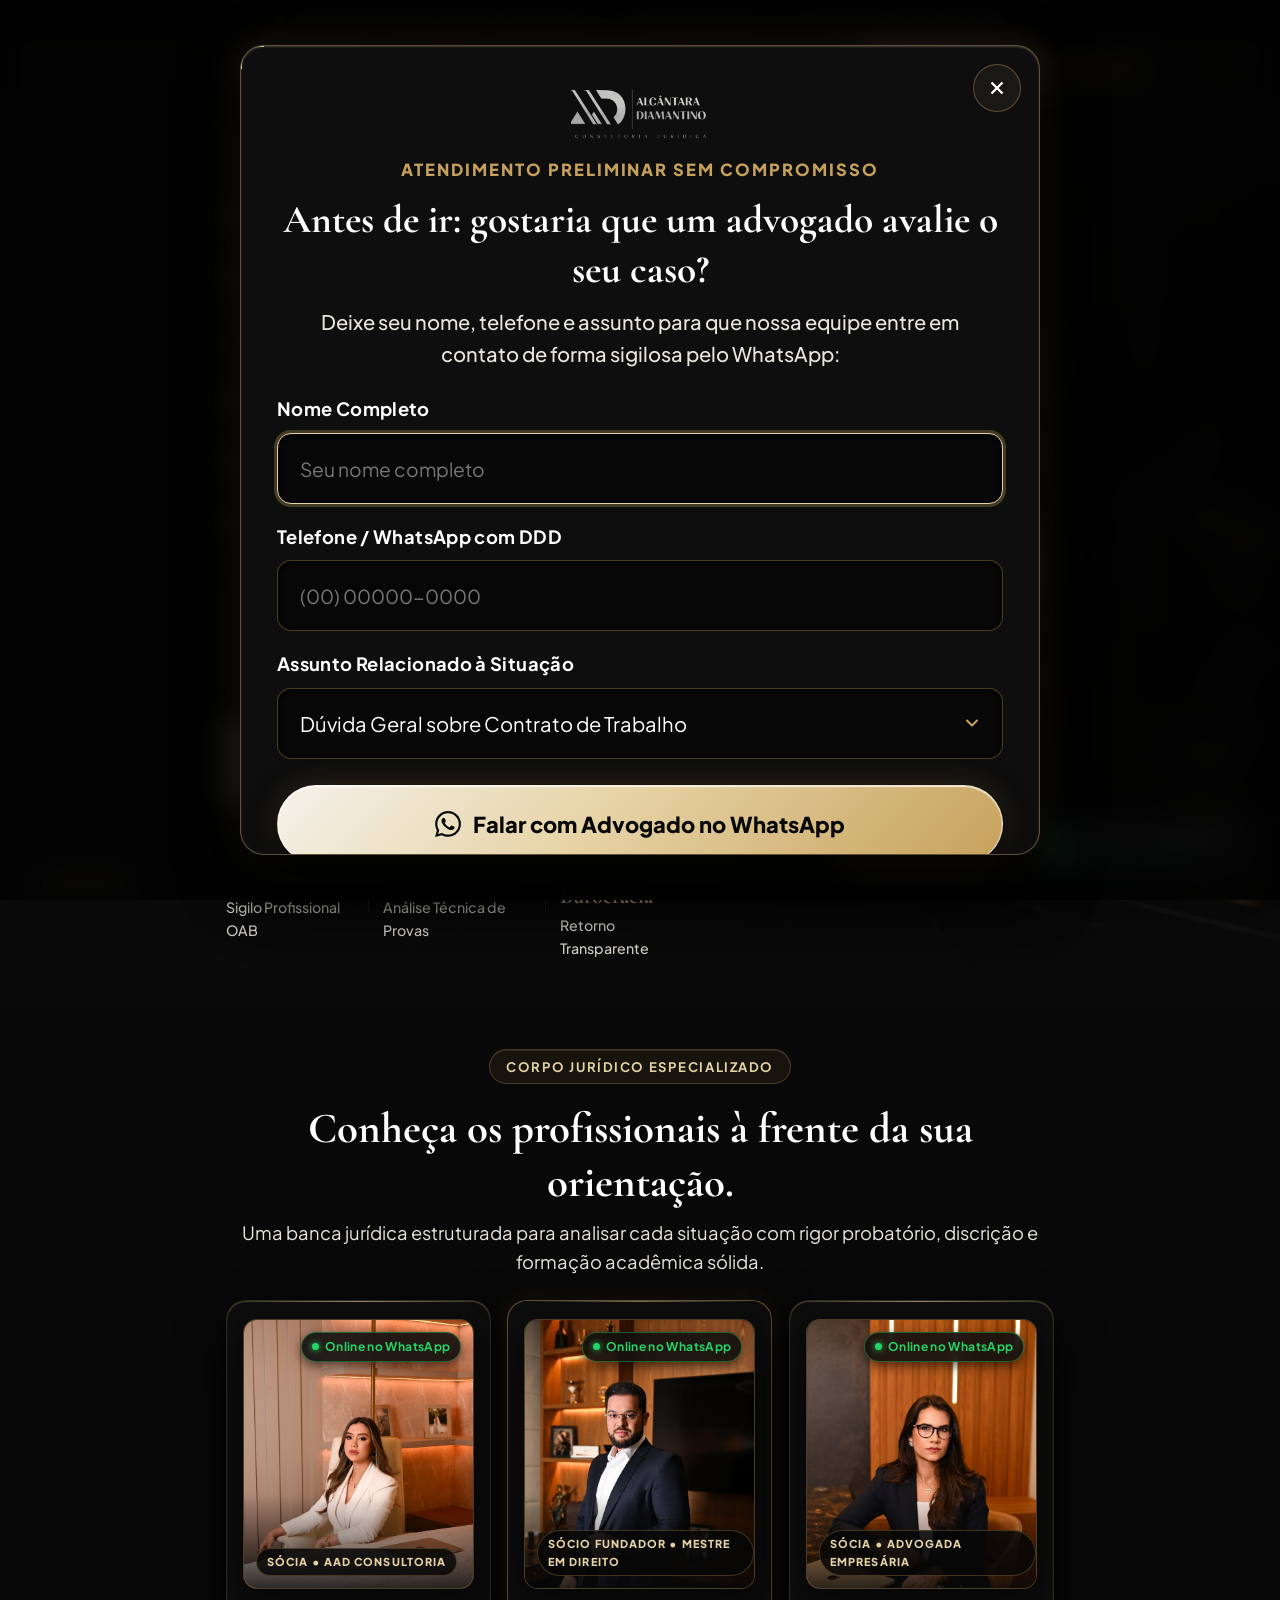
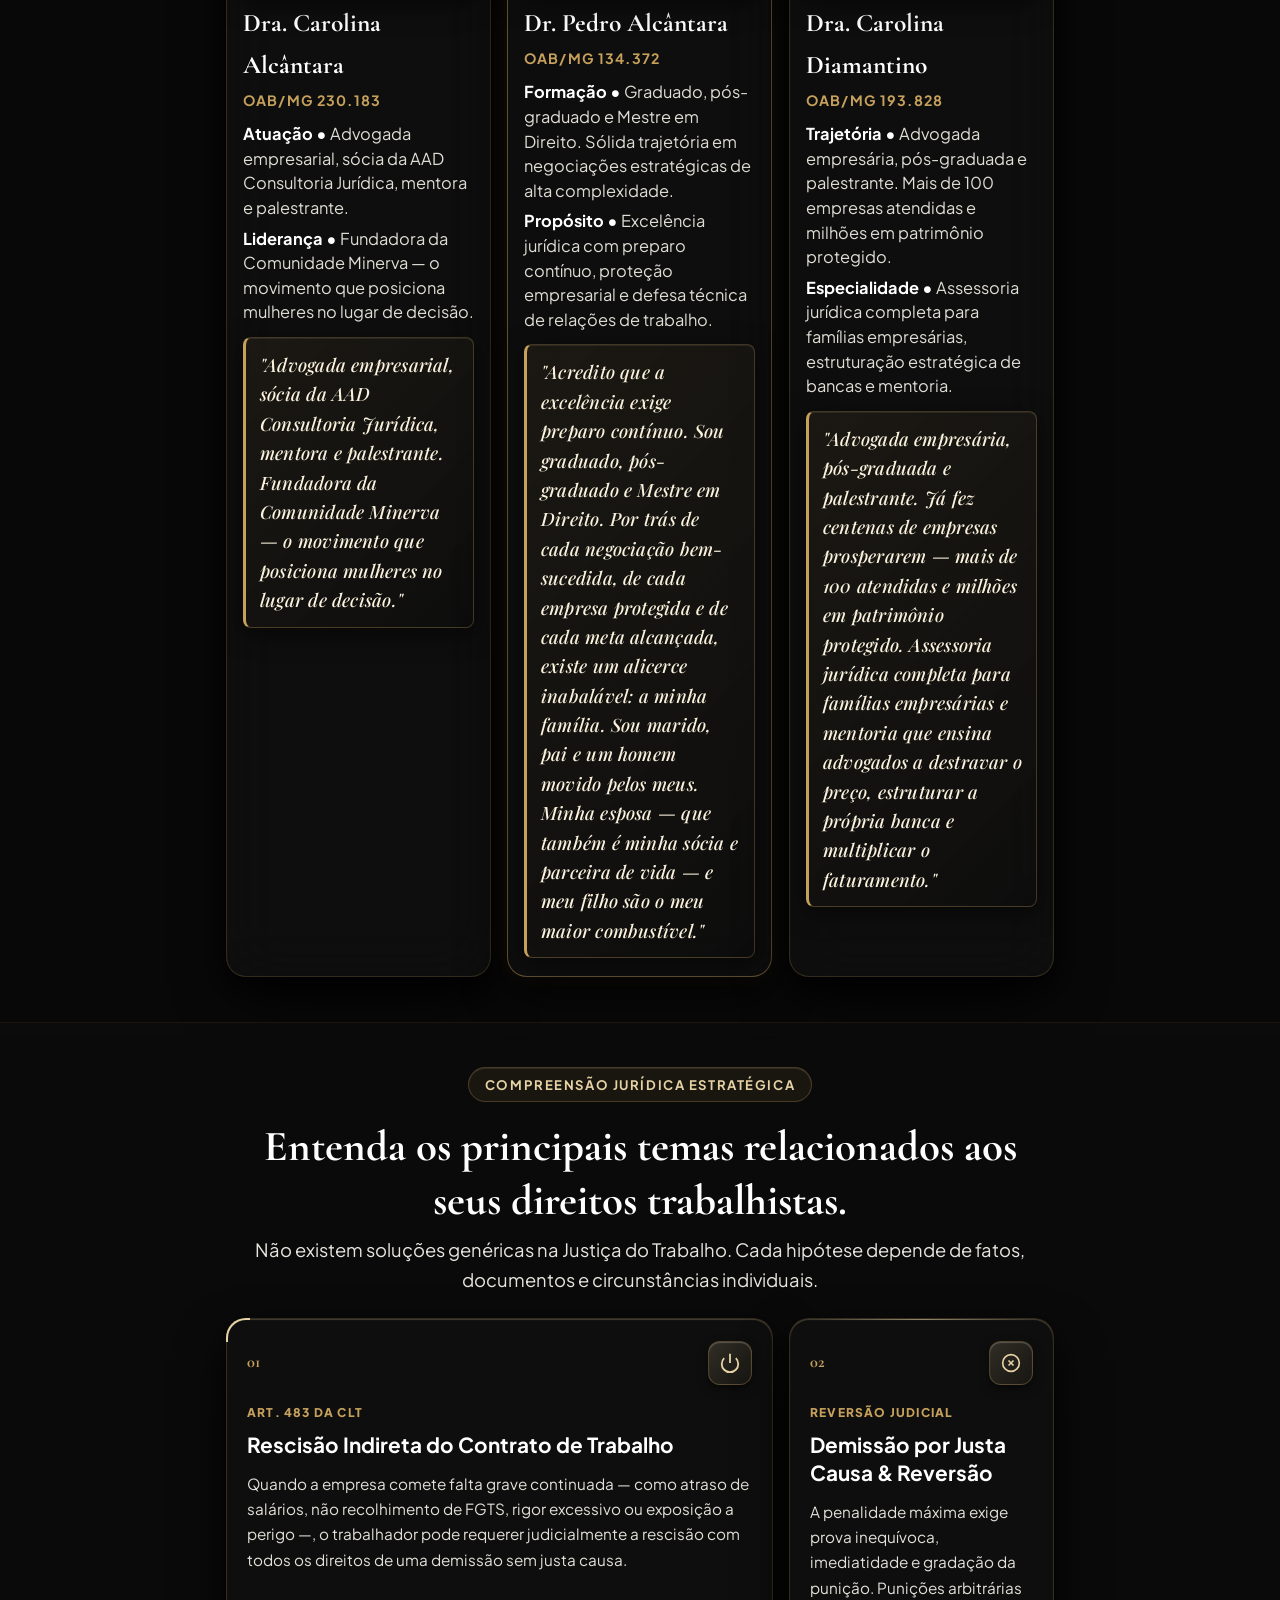
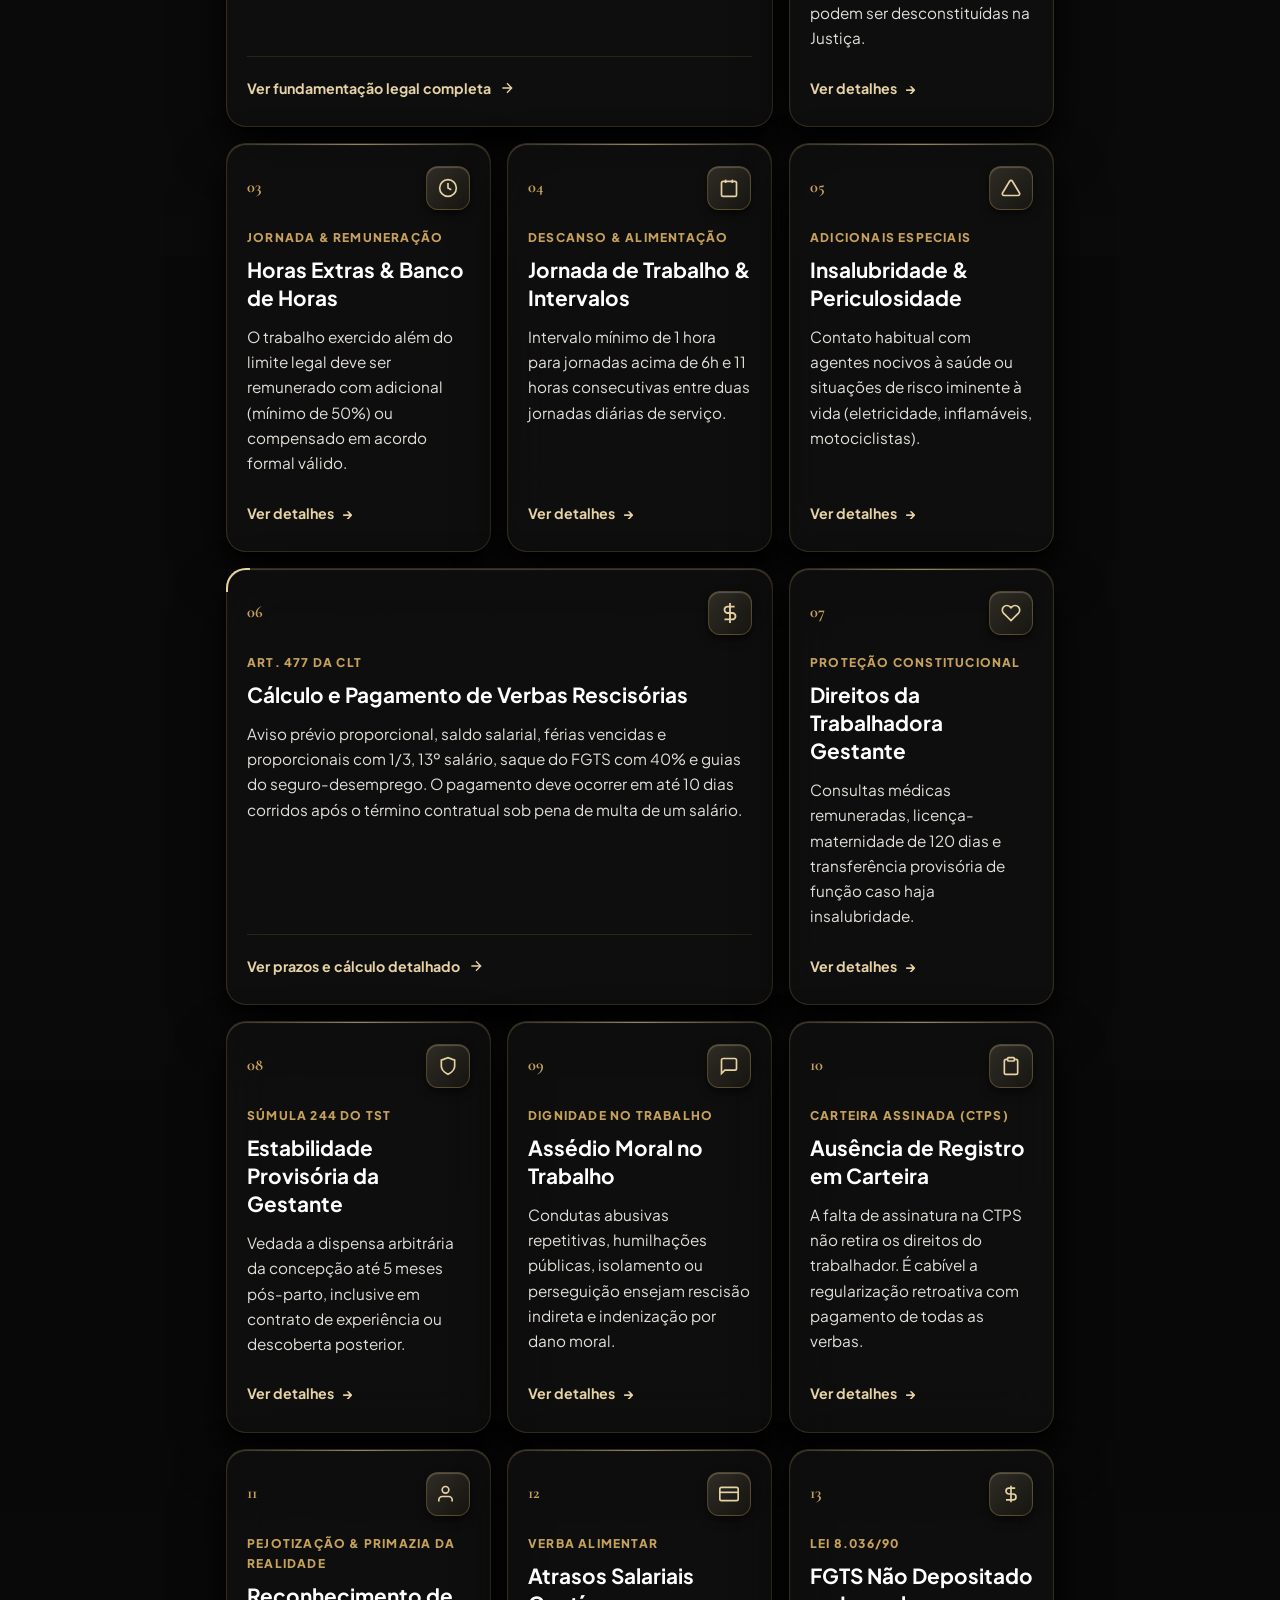
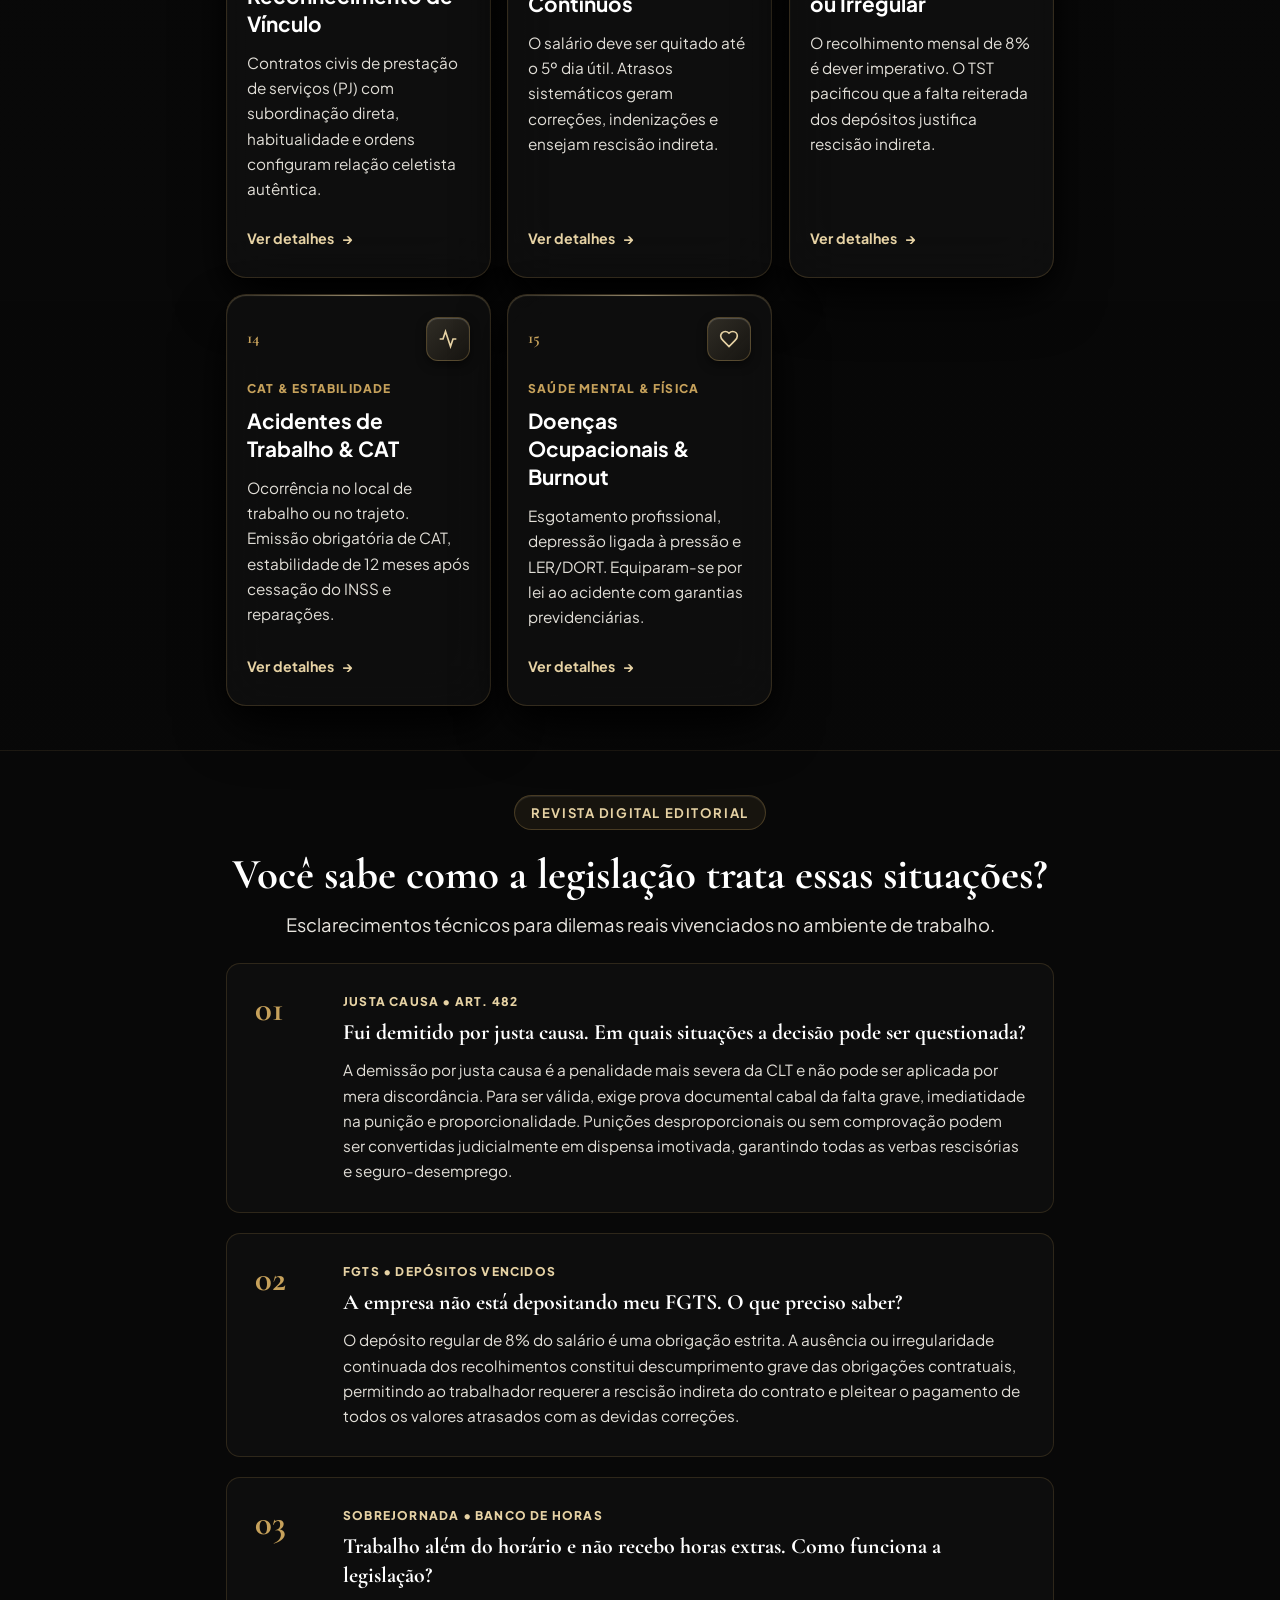
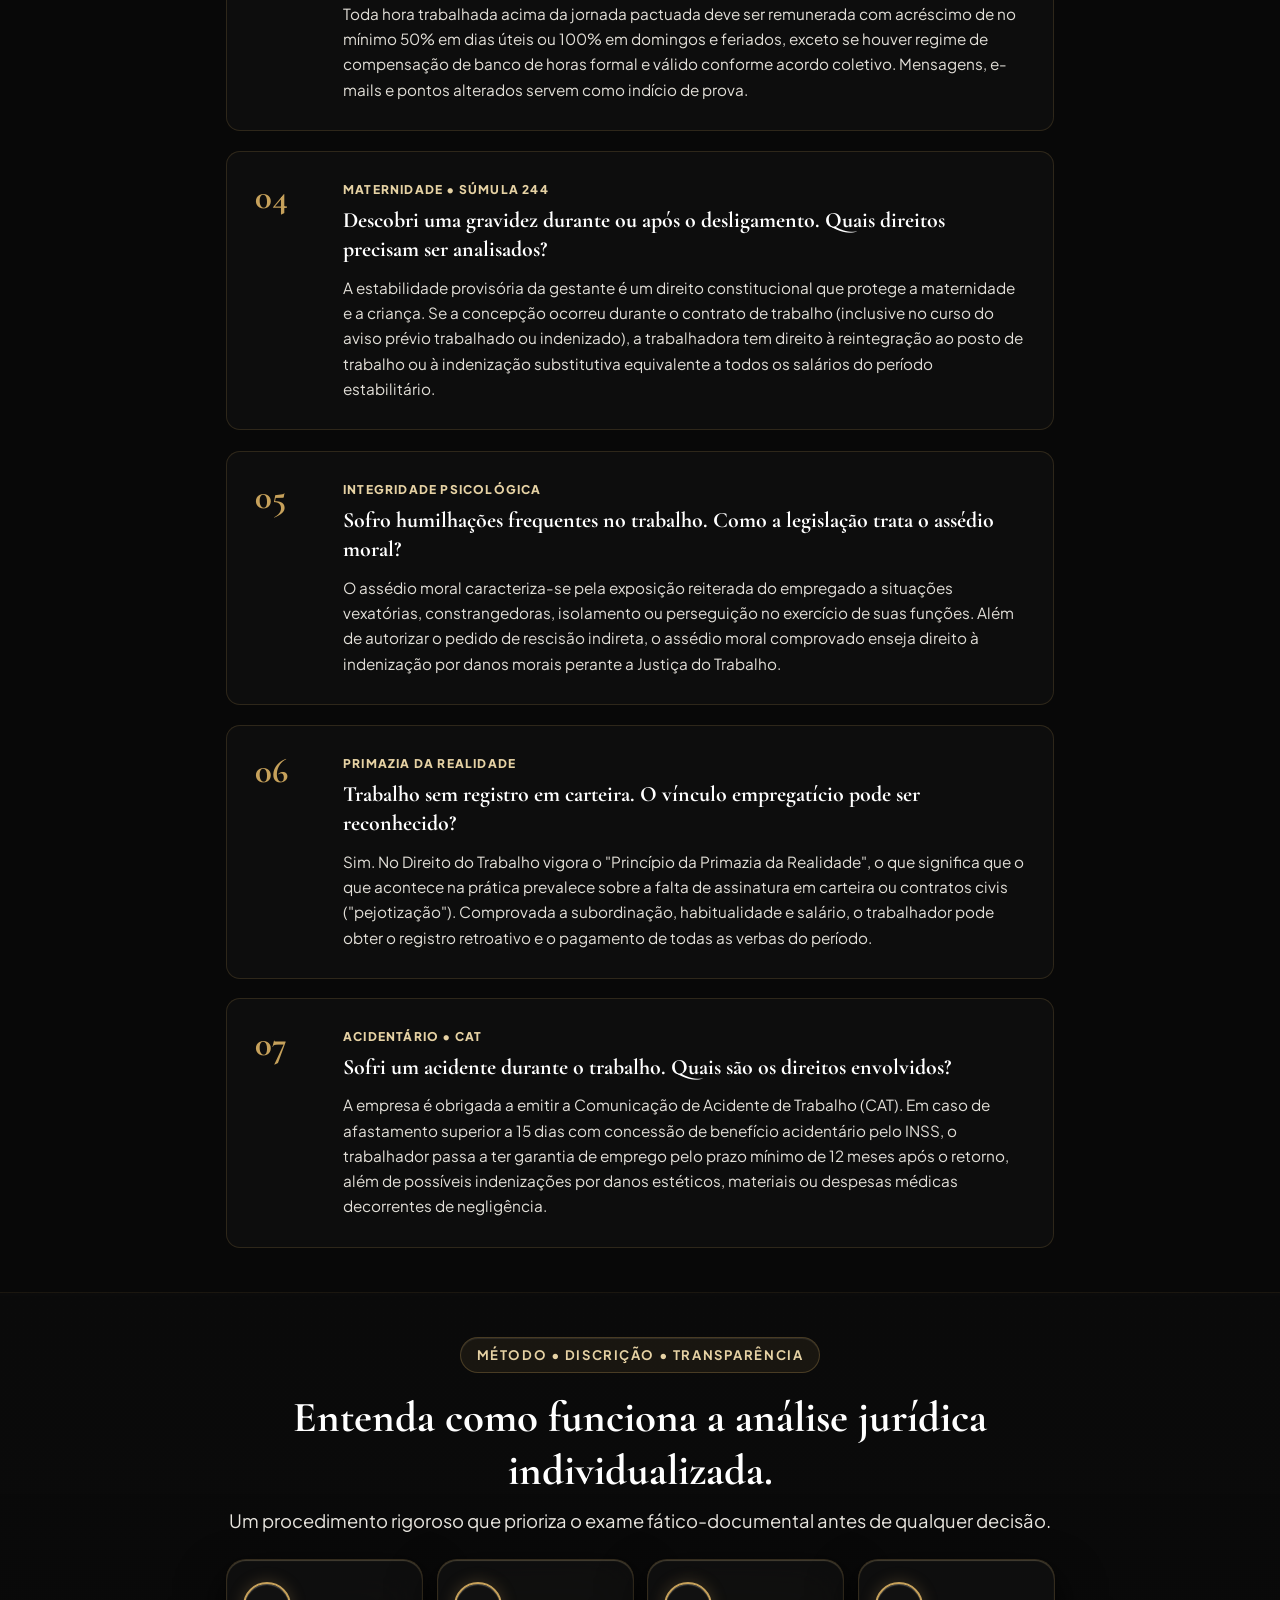
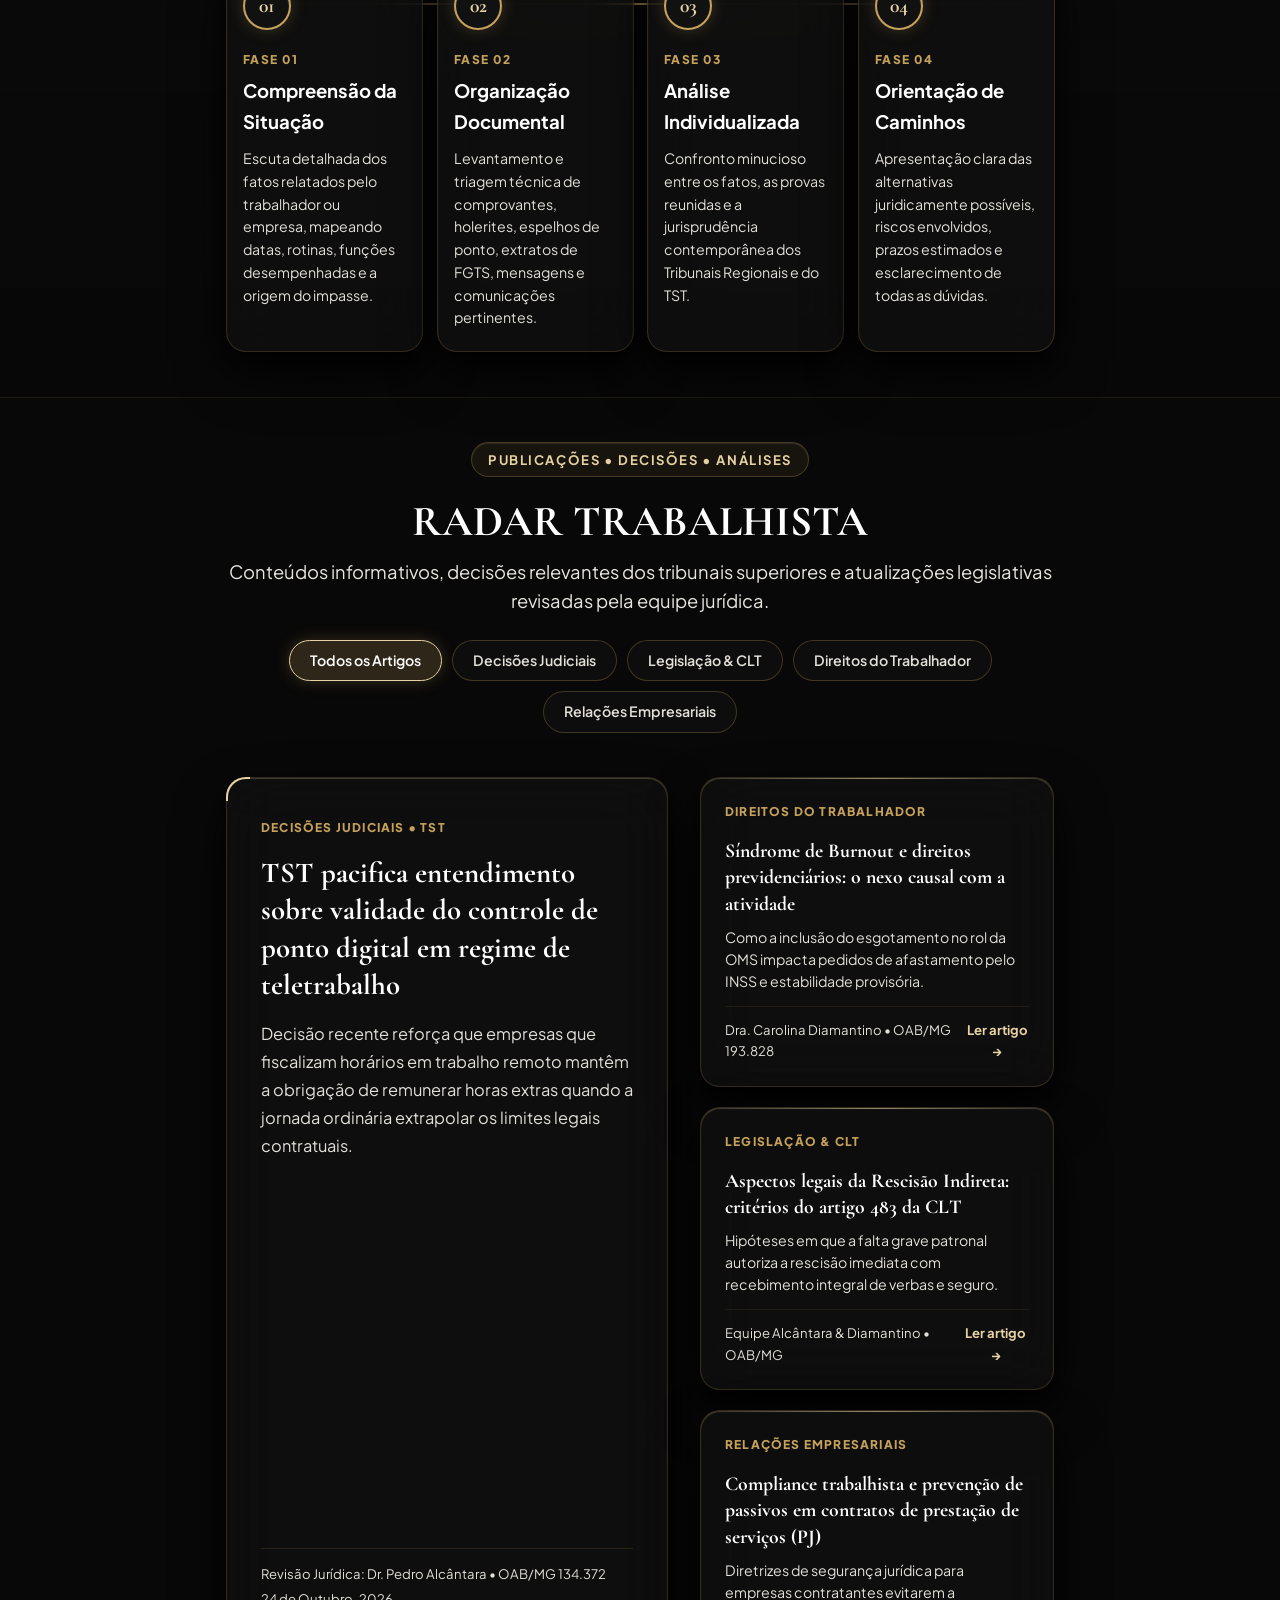
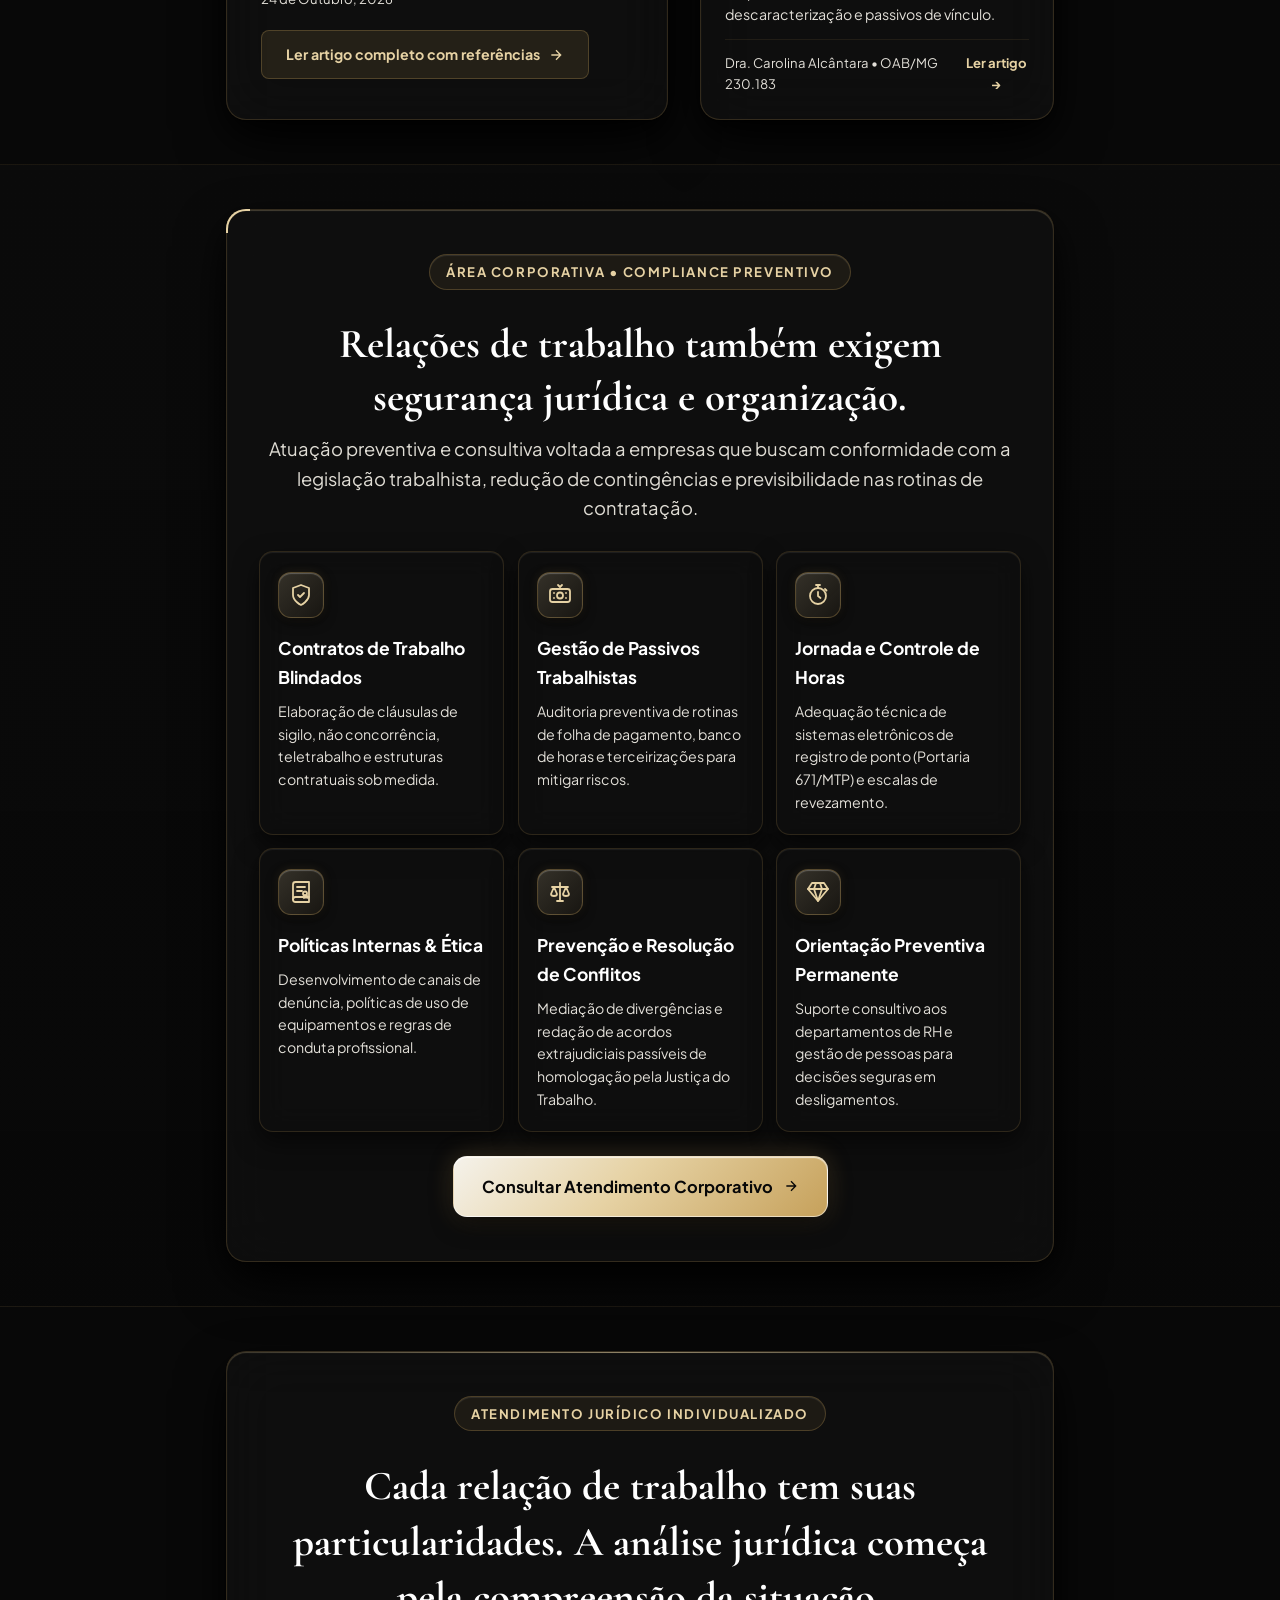
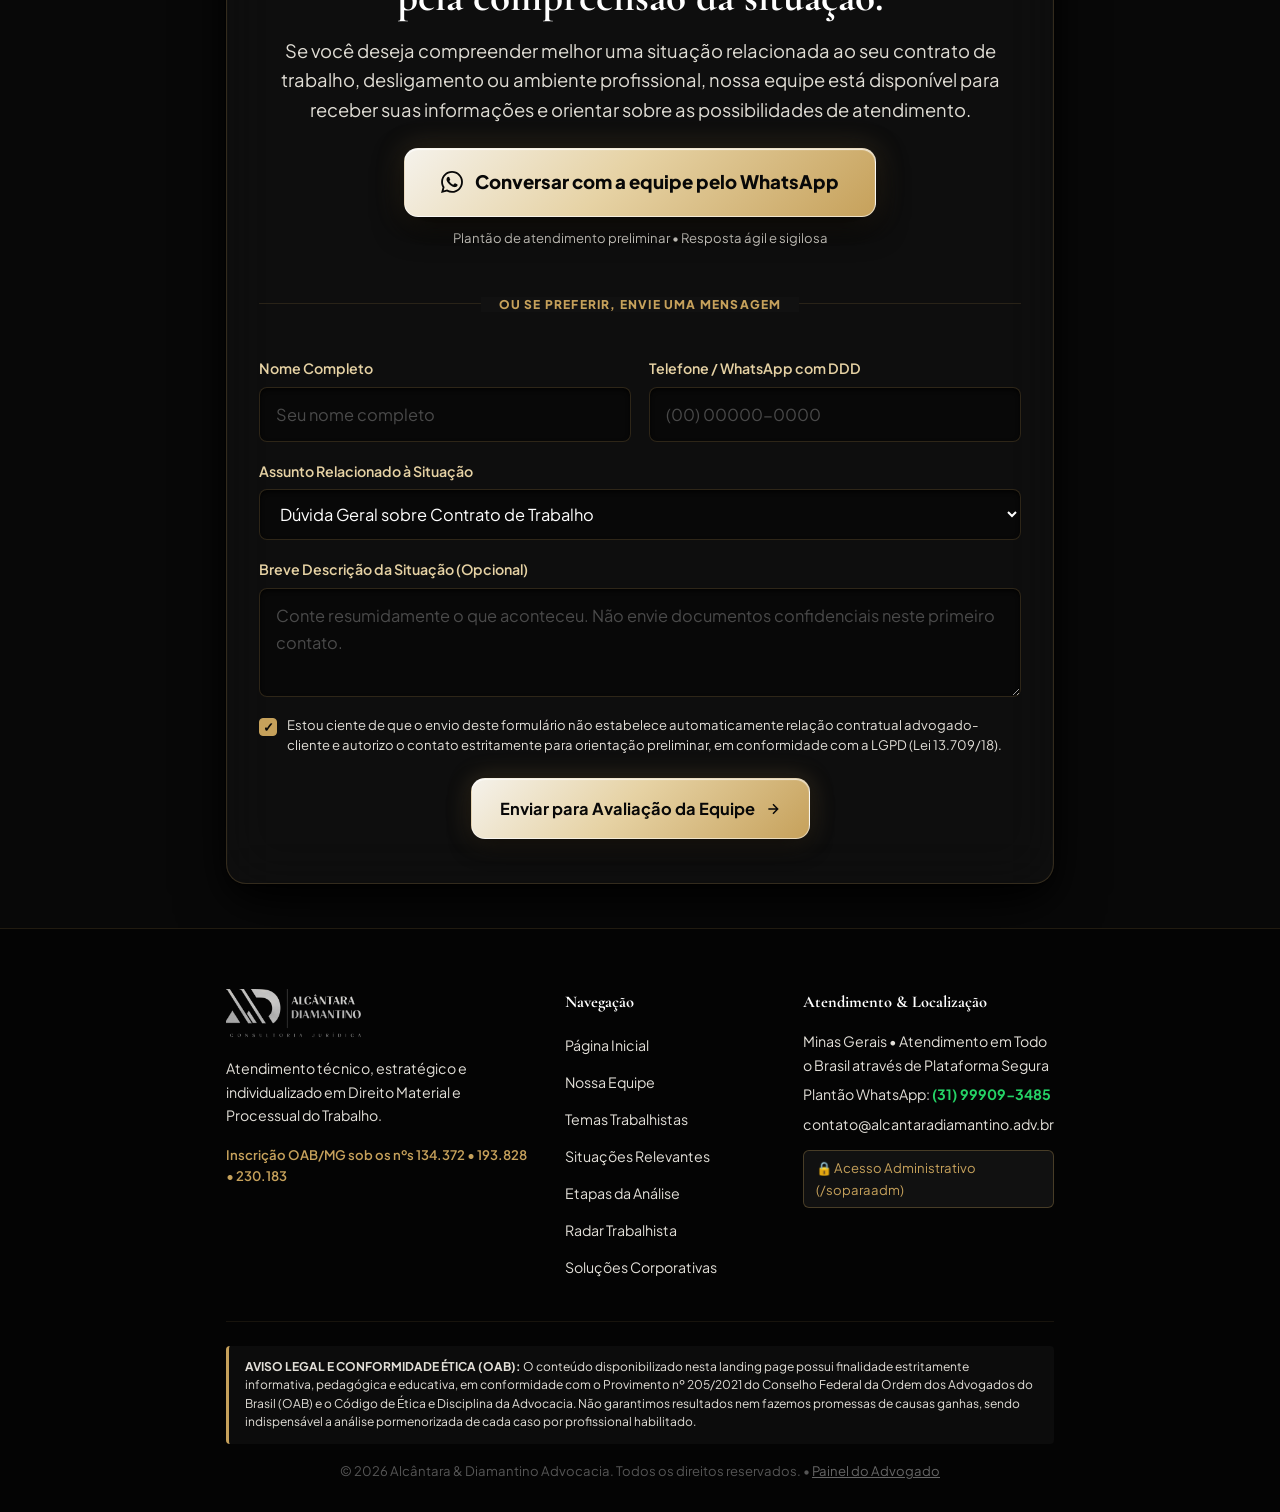
<file: index.html>
<!DOCTYPE html>
<html lang="pt-BR">
<head>
  <meta charset="UTF-8">
  <meta name="viewport" content="width=860, user-scalable=no, maximum-scale=1.0, minimum-scale=0.25">
  <title>Direito do Trabalho Estratégico | Alcântara &amp; Diamantino Advocacia</title>
  
  <!-- SEO & Social Meta Tags -->
  <meta name="description" content="Seus direitos merecem atenção. Sua história merece ser ouvida. Advocacia trabalhista estratégica, individualizada e em estrita conformidade com a OAB.">
  <meta name="keywords" content="direito do trabalho, advogado trabalhista, rescisão indireta, horas extras, verbas rescisórias, assédio moral, fgts, justa causa">
  <meta name="author" content="Alcântara & Diamantino Advocacia Trabalhista">
  <meta name="robots" content="index, follow">
  <link rel="canonical" href="https://ocultoaadpro-arch.github.io/direito.trabalhista/">
  <link rel="icon" type="image/svg+xml" href="favicon.svg">
  <link rel="icon" type="image/png" sizes="32x32" href="favicon.png">
  <link rel="icon" type="image/png" sizes="192x192" href="assets/logo-emblem-192.png">
  <link rel="apple-touch-icon" sizes="180x180" href="apple-touch-icon.png">
  <link rel="shortcut icon" href="favicon.ico">

  <!-- Open Graph / WhatsApp / Facebook / LinkedIn / Meta Ads -->
  <meta property="og:type" content="website">
  <meta property="og:site_name" content="Alcântara & Diamantino Advocacia Trabalhista">
  <meta property="og:title" content="Seus Direitos Merecem Atenção. Sua História Merece Ser Ouvida.">
  <meta property="og:description" content="Conheça seus direitos trabalhistas e entenda quais caminhos jurídicos podem ser analisados para o seu caso. Atendimento individualizado e sigiloso.">
  <meta property="og:url" content="https://ocultoaadpro-arch.github.io/direito.trabalhista/">
  <meta property="og:image" content="https://ocultoaadpro-arch.github.io/direito.trabalhista/assets/og-share-card.jpg">
  <meta property="og:image:secure_url" content="https://ocultoaadpro-arch.github.io/direito.trabalhista/assets/og-share-card.jpg">
  <meta property="og:image:type" content="image/jpeg">
  <meta property="og:image:width" content="1200">
  <meta property="og:image:height" content="630">
  <meta property="og:image:alt" content="Alcântara & Diamantino Advocacia Trabalhista">
  <meta property="og:locale" content="pt_BR">

  <!-- Twitter Card -->
  <meta name="twitter:card" content="summary_large_image">
  <meta name="twitter:title" content="Seus Direitos Merecem Atenção. Sua História Merece Ser Ouvida.">
  <meta name="twitter:description" content="Conheça seus direitos trabalhistas e entenda quais caminhos jurídicos podem ser analisados para o seu caso.">
  <meta name="twitter:image" content="https://ocultoaadpro-arch.github.io/direito.trabalhista/assets/og-share-card.jpg">

  <!-- Google Fonts: Editorial Serif + Modern Tech Sans -->
  <link rel="preconnect" href="https://fonts.googleapis.com">
  <link rel="preconnect" href="https://fonts.gstatic.com" crossorigin>
  <link href="https://fonts.googleapis.com/css2?family=Cormorant+Garamond:ital,wght@0,400;0,600;0,700;1,400;1,600&family=Playfair+Display:ital,wght@0,500;0,600;0,700;1,400;1,500;1,600;1,700&family=Plus+Jakarta+Sans:wght@300;400;500;600;700;800&display=swap" rel="stylesheet">
  
  <link rel="stylesheet" href="styles.css">

  <!-- Schema.org Structured Data -->
  <script type="application/ld+json">
  {
    "@context": "https://schema.org",
    "@type": "LegalService",
    "name": "Alcântara & Diamantino Advocacia Trabalhista",
    "description": "Atendimento e consultoria jurídica especializada em Direito do Trabalho.",
    "url": "https://exemplo-advocaciatrabalhista.com.br/",
    "telephone": "+55-11-99999-9999",
    "priceRange": "$$$",
    "areaServed": "BR",
    "openingHoursSpecification": {
      "@type": "OpeningHoursSpecification",
      "dayOfWeek": ["Monday", "Tuesday", "Wednesday", "Thursday", "Friday"],
      "opens": "09:00",
      "closes": "18:00"
    }
  }
  </script>
</head>
<body>

  <!-- Background Vivo & Cinematográfico: Canvas de Partículas Douradas e Luz -->
  <canvas id="bg-canvas" aria-hidden="true"></canvas>

  <!-- Feixes de Luz Dourada Animados (Volumetric Glow) -->
  <div class="light-rays-wrap" aria-hidden="true">
    <div class="light-ray ray-1"></div>
    <div class="light-ray ray-2"></div>
  </div>

  <!-- Barra de Progresso Dourada do Scroll -->
  <div id="scroll-progress" aria-hidden="true"></div>

  <!-- Top Announcement Bar / Ética OAB -->
  <aside class="trust-bar" aria-label="Aviso de conformidade e sigilo">
    <div class="container trust-bar-content">
      <span class="gold-pulse" aria-hidden="true"></span>
      <p>Atendimento Individualizado &bull; Sigilo Absoluto &bull; Conformidade Estrita com o Provimento 205/2021 da OAB</p>
    </div>
  </aside>

  <!-- Navigation Bar (Minimalist Obsidian Island com Filete Dourado) -->
  <header class="navbar-wrapper">
    <nav class="nav-island obsidian-glass" aria-label="Navegação Principal">
      <a href="#inicio" class="nav-logo" aria-label="Alcântara & Diamantino Consultoria Jurídica - Início">
        <img src="assets/logo.png" alt="Alcântara & Diamantino Consultoria Jurídica" class="nav-brand-img">
      </a>
      
      <!-- Divisor Dourado que separa o logotipo do menu -->
      <div class="nav-logo-divider" aria-hidden="true"></div>

      <div class="nav-links">
        <a href="#equipe" class="nav-link">Nossa Equipe</a>
        <a href="#temas" class="nav-link">Atuação</a>
        <a href="#situacoes" class="nav-link">Situações</a>
        <a href="#como-funciona" class="nav-link">Método</a>
        <a href="#radar" class="nav-link">Radar</a>
        <a href="#empresas" class="nav-link">Empresas</a>
      </div>

      <div class="nav-actions">
        <a href="#contato" class="btn-gold-nav" onclick="openLeadModal('Menu Superior'); return false;">
          <span>Falar com a Equipe</span>
          <svg viewBox="0 0 24 24" width="13" height="13" fill="none" stroke="currentColor" stroke-width="2.4">
            <path d="M5 12h14M12 5l7 7-7 7"/>
          </svg>
        </a>
        <a href="soparaadm/" target="_blank" rel="noopener noreferrer" class="nav-tab-adm" title="Painel Exclusivo ADM (/soparaadm) - Abre em nova aba">
          <svg viewBox="0 0 24 24" width="13" height="13" fill="none" stroke="currentColor" stroke-width="2">
            <rect x="3" y="11" width="18" height="11" rx="2" ry="2"></rect>
            <path d="M7 11V7a5 5 0 0 1 10 0v4"></path>
          </svg>
          <span>Aba ADM</span>
        </a>
      </div>
    </nav>
  </header>

  <main id="main-content">
    
    <!-- ======================================================================
         3. HERO SECTION — IMPACTO CINEMATOGRÁFICO IMEDIATO
         ====================================================================== -->
    <section class="hero-section" id="inicio">
      <!-- Fundo Arquitetônico de Altíssimo Padrão (Obsidiana, Mármore Negro e Ouro) -->
      <div class="hero-cinematic-backdrop" aria-hidden="true">
        <div class="hero-backdrop-img"></div>
        <div class="hero-backdrop-gradient"></div>
        <div class="hero-backdrop-vignette"></div>
      </div>

      <div class="container hero-container">
        
        <div class="hero-text-block">
          <div class="hero-tag-pill reveal-fade">
            <span class="gold-dot"></span>
            <span>DIREITO DO TRABALHO DE ALTA PERFORMANCE</span>
          </div>

          <h1 class="hero-headline reveal-fade delay-1">
            SEUS DIREITOS MERECEM <span class="gold-gradient-text">ATENÇÃO.</span><br>
            SUA HISTÓRIA MERECE <span class="gold-gradient-text">SER OUVIDA.</span>
          </h1>

          <p class="hero-subheadline reveal-fade delay-2">
            Conheça seus direitos trabalhistas e entenda quais caminhos jurídicos podem ser analisados de acordo com a sua situação, com rigor técnico e discrição absoluta.
          </p>

          <!-- Dual Conversion Action Cluster -->
          <div class="hero-cta-cluster reveal-fade delay-3">
            <a href="#temas" class="btn-gold-primary" onclick="trackLeadEvent('hero_explore_themes')">
              <span class="btn-sheen"></span>
              <span class="btn-label">Conheça os principais temas trabalhistas</span>
              <svg viewBox="0 0 24 24" width="18" height="18" fill="none" stroke="currentColor" stroke-width="2.2">
                <path d="m19 9-7 7-7-7"/>
              </svg>
            </a>

            <a href="#contato" class="btn-dark-glass" onclick="openLeadModal('Primeira Dobra'); return false;">
              <span>Fale com nossa equipe</span>
              <svg viewBox="0 0 24 24" width="16" height="16" fill="none" stroke="currentColor" stroke-width="2">
                <path d="M5 12h14M12 5l7 7-7 7"/>
              </svg>
            </a>
          </div>

          <!-- Micro Proof Row -->
          <div class="hero-credentials-row reveal-fade delay-4">
            <div class="credential-item">
              <span class="cred-num">100%</span>
              <span class="cred-txt">Sigilo Profissional OAB</span>
            </div>
            <div class="cred-separator"></div>
            <div class="credential-item">
              <span class="cred-num">Individualizada</span>
              <span class="cred-txt">Análise Técnica de Provas</span>
            </div>
            <div class="cred-separator"></div>
            <div class="credential-item">
              <span class="cred-num">Sem Burocracia</span>
              <span class="cred-txt">Retorno Transparente</span>
            </div>
          </div>
        </div>

        <!-- Hero Editorial Showcase Frame (Equipe & Autoridade) -->
        <div class="hero-visual-frame reveal-fade delay-2">
          <div class="hero-portrait-card obsidian-card" id="hero-tilt-card">
            <div class="gold-hairline-glow"></div>
            
            <div class="portrait-photo-area">
              <img src="assets/equipe-principal.jpg" alt="Corpo Jurídico Alcântara &amp; Diamantino Advocacia Trabalhista" class="hero-team-img" loading="eager">
            </div>

            <!-- Floating Translucent Badges com Borda Dourada -->
            <div class="floating-badge badge-top-right obsidian-card">
              <div class="badge-icon-gold">
                <svg viewBox="0 0 24 24" width="18" height="18" fill="none" stroke="currentColor" stroke-width="2">
                  <path d="M12 22s8-4 8-10V5l-8-3-8 3v7c0 6 8 10 8 10z"/>
                </svg>
              </div>
              <div class="badge-content">
                <strong>Análise Probatória</strong>
                <span>Documentos &amp; Fatos Reais</span>
              </div>
            </div>

            <div class="floating-badge badge-bottom-left obsidian-card">
              <div class="badge-icon-gold">
                <svg viewBox="0 0 24 24" width="18" height="18" fill="none" stroke="currentColor" stroke-width="2">
                  <polyline points="20 6 9 17 4 12"/>
                </svg>
              </div>
              <div class="badge-content">
                <strong>Diretriz Ética OAB</strong>
                <span>Sem Promessas Falsas</span>
              </div>
            </div>

          </div>
        </div>

      </div>
    </section>

    <!-- ======================================================================
         4. APRESENTAÇÃO DOS TRÊS PROFISSIONAIS (CAMPANHA EDITORIAL DE ALTA BANCA)
         ====================================================================== -->
    <section class="section-container" id="equipe">
      <div class="container">
        <div class="section-heading text-center">
          <div class="section-badge-gold">
            <span>CORPO JURÍDICO ESPECIALIZADO</span>
          </div>
          <h2 class="section-title-editorial">
            Conheça os profissionais à frente da sua orientação.
          </h2>
          <p class="section-subtitle-editorial">
            Uma banca jurídica estruturada para analisar cada situação com rigor probatório, discrição e formação acadêmica sólida.
          </p>
        </div>

        <div class="triptych-team-grid">
          
          <!-- Profissional 1 (Esquerda): Dra. Carolina Alcântara -->
          <article class="lawyer-card obsidian-card" data-tilt>
            <div class="gold-hairline-glow"></div>
            <div class="lawyer-photo-wrap">
              <div class="lawyer-photo-frame">
                <div class="lawyer-online-pill"><span class="status-dot-inline"></span> Online no WhatsApp</div>
                <img src="assets/carolina-alcantara.jpg" alt="Fotografia da Dra. Carolina Alcântara" class="lawyer-real-img lawyer-img-carol-alcantara" loading="lazy">
                <div class="lawyer-photo-gradient"></div>
                <div class="lawyer-card-badge">SÓCIA &bull; AAD CONSULTORIA</div>
              </div>
            </div>

            <div class="lawyer-info">
              <h3 class="lawyer-name">Dra. Carolina Alcântara</h3>
              <span class="lawyer-oab">OAB/MG 230.183</span>
              
              <div class="lawyer-qualification">
                <strong>Atuação &bull;</strong> Advogada empresarial, sócia da AAD Consultoria Jurídica, mentora e palestrante.
              </div>

              <div class="lawyer-area">
                <strong>Liderança &bull;</strong> Fundadora da Comunidade Minerva — o movimento que posiciona mulheres no lugar de decisão.
              </div>

              <p class="lawyer-bio-excerpt">
                "Advogada empresarial, sócia da AAD Consultoria Jurídica, mentora e palestrante. Fundadora da Comunidade Minerva — o movimento que posiciona mulheres no lugar de decisão."
              </p>
            </div>
          </article>

          <!-- Profissional 2 (Meio / Destaque): Dr. Pedro Alcântara -->
          <article class="lawyer-card obsidian-card lawyer-card-featured" data-tilt>
            <div class="gold-hairline-glow"></div>
            <div class="lawyer-photo-wrap">
              <div class="lawyer-photo-frame">
                <div class="lawyer-online-pill"><span class="status-dot-inline"></span> Online no WhatsApp</div>
                <img src="assets/pedro-alcantara.jpg" alt="Fotografia do Dr. Pedro Alcântara" class="lawyer-real-img lawyer-img-pedro" loading="lazy">
                <div class="lawyer-photo-gradient"></div>
                <div class="lawyer-card-badge">SÓCIO FUNDADOR &bull; MESTRE EM DIREITO</div>
              </div>
            </div>

            <div class="lawyer-info">
              <h3 class="lawyer-name">Dr. Pedro Alcântara</h3>
              <span class="lawyer-oab">OAB/MG 134.372</span>
              
              <div class="lawyer-qualification">
                <strong>Formação &bull;</strong> Graduado, pós-graduado e Mestre em Direito. Sólida trajetória em negociações estratégicas de alta complexidade.
              </div>

              <div class="lawyer-area">
                <strong>Propósito &bull;</strong> Excelência jurídica com preparo contínuo, proteção empresarial e defesa técnica de relações de trabalho.
              </div>

              <p class="lawyer-bio-excerpt">
                "Acredito que a excelência exige preparo contínuo. Sou graduado, pós-graduado e Mestre em Direito. Por trás de cada negociação bem-sucedida, de cada empresa protegida e de cada meta alcançada, existe um alicerce inabalável: a minha família. Sou marido, pai e um homem movido pelos meus. Minha esposa — que também é minha sócia e parceira de vida — e meu filho são o meu maior combustível."
              </p>
            </div>
          </article>

          <!-- Profissional 3 (Direita): Dra. Carolina Diamantino -->
          <article class="lawyer-card obsidian-card" data-tilt>
            <div class="gold-hairline-glow"></div>
            <div class="lawyer-photo-wrap">
              <div class="lawyer-photo-frame">
                <div class="lawyer-online-pill"><span class="status-dot-inline"></span> Online no WhatsApp</div>
                <img src="assets/carolina-diamantino.jpg" alt="Fotografia da Dra. Carolina Diamantino" class="lawyer-real-img lawyer-img-carol-diamantino" loading="lazy">
                <div class="lawyer-photo-gradient"></div>
                <div class="lawyer-card-badge">SÓCIA &bull; ADVOGADA EMPRESÁRIA</div>
              </div>
            </div>

            <div class="lawyer-info">
              <h3 class="lawyer-name">Dra. Carolina Diamantino</h3>
              <span class="lawyer-oab">OAB/MG 193.828</span>
              
              <div class="lawyer-qualification">
                <strong>Trajetória &bull;</strong> Advogada empresária, pós-graduada e palestrante. Mais de 100 empresas atendidas e milhões em patrimônio protegido.
              </div>

              <div class="lawyer-area">
                <strong>Especialidade &bull;</strong> Assessoria jurídica completa para famílias empresárias, estruturação estratégica de bancas e mentoria.
              </div>

              <p class="lawyer-bio-excerpt">
                "Advogada empresária, pós-graduada e palestrante. Já fez centenas de empresas prosperarem — mais de 100 atendidas e milhões em patrimônio protegido. Assessoria jurídica completa para famílias empresárias e mentoria que ensina advogados a destravar o preço, estruturar a própria banca e multiplicar o faturamento."
              </p>
            </div>
          </article>

        </div>
      </div>
    </section>

    <!-- ======================================================================
         5. BENTO GRID ASSIMÉTRICO — 15 TEMAS TRABALHISTAS
         ====================================================================== -->
    <section class="section-container bg-graphite" id="temas">
      <div class="container">
        <div class="section-heading text-center">
          <div class="section-badge-gold">
            <span>COMPREENSÃO JURÍDICA ESTRATÉGICA</span>
          </div>
          <h2 class="section-title-editorial">
            Entenda os principais temas relacionados aos seus direitos trabalhistas.
          </h2>
          <p class="section-subtitle-editorial">
            Não existem soluções genéricas na Justiça do Trabalho. Cada hipótese depende de fatos, documentos e circunstâncias individuais.
          </p>
        </div>

        <!-- Asymmetrical Bento Grid with Golden Metallic Highlights -->
        <div class="asymmetric-bento-grid">
          
          <!-- Card 1: Rescisão Indireta (Hero Bento Card) -->
          <article class="bento-cell bento-hero obsidian-card" data-theme-id="1">
            <div class="gold-corner-accent"></div>
            <div class="bento-header">
              <span class="gold-index-num">01</span>
              <div class="bento-icon-gold">
                <svg viewBox="0 0 24 24" width="22" height="22" fill="none" stroke="currentColor" stroke-width="2">
                  <path d="M18.36 6.64a9 9 0 1 1-12.73 0"></path>
                  <line x1="12" y1="2" x2="12" y2="12"></line>
                </svg>
              </div>
            </div>
            <span class="bento-category-tag">ART. 483 DA CLT</span>
            <h3 class="bento-title">Rescisão Indireta do Contrato de Trabalho</h3>
            <p class="bento-excerpt">
              Quando a empresa comete falta grave continuada — como atraso de salários, não recolhimento de FGTS, rigor excessivo ou exposição a perigo —, o trabalhador pode requerer judicialmente a rescisão com todos os direitos de uma demissão sem justa causa.
            </p>
            <div class="bento-action-row">
              <button class="btn-theme-modal" onclick="openThemeModal(1)">
                <span>Ver fundamentação legal completa</span>
                <svg viewBox="0 0 24 24" width="16" height="16" fill="none" stroke="currentColor" stroke-width="2"><path d="M5 12h14M12 5l7 7-7 7"/></svg>
              </button>
            </div>
          </article>

          <!-- Card 2: Demissão por Justa Causa -->
          <article class="bento-cell obsidian-card" data-theme-id="2">
            <div class="gold-hairline-glow"></div>
            <div class="bento-header">
              <span class="gold-index-num">02</span>
              <div class="bento-icon-gold">
                <svg viewBox="0 0 24 24" width="20" height="20" fill="none" stroke="currentColor" stroke-width="2">
                  <circle cx="12" cy="12" r="10"></circle>
                  <line x1="15" y1="9" x2="9" y2="15"></line>
                  <line x1="9" y1="9" x2="15" y2="15"></line>
                </svg>
              </div>
            </div>
            <span class="bento-category-tag">REVERSÃO JUDICIAL</span>
            <h3 class="bento-title">Demissão por Justa Causa &amp; Reversão</h3>
            <p class="bento-excerpt">
              A penalidade máxima exige prova inequívoca, imediatidade e gradação da punição. Punições arbitrárias podem ser desconstituídas na Justiça.
            </p>
            <button class="btn-theme-modal" onclick="openThemeModal(2)">
              <span>Ver detalhes</span> &rarr;
            </button>
          </article>

          <!-- Card 3: Horas Extras -->
          <article class="bento-cell obsidian-card" data-theme-id="3">
            <div class="gold-hairline-glow"></div>
            <div class="bento-header">
              <span class="gold-index-num">03</span>
              <div class="bento-icon-gold">
                <svg viewBox="0 0 24 24" width="20" height="20" fill="none" stroke="currentColor" stroke-width="2">
                  <circle cx="12" cy="12" r="10"></circle>
                  <polyline points="12 6 12 12 16 14"></polyline>
                </svg>
              </div>
            </div>
            <span class="bento-category-tag">JORNADA &amp; REMUNERAÇÃO</span>
            <h3 class="bento-title">Horas Extras &amp; Banco de Horas</h3>
            <p class="bento-excerpt">
              O trabalho exercido além do limite legal deve ser remunerado com adicional (mínimo de 50%) ou compensado em acordo formal válido.
            </p>
            <button class="btn-theme-modal" onclick="openThemeModal(3)">
              <span>Ver detalhes</span> &rarr;
            </button>
          </article>

          <!-- Card 4: Jornada e Intervalos -->
          <article class="bento-cell obsidian-card" data-theme-id="4">
            <div class="gold-hairline-glow"></div>
            <div class="bento-header">
              <span class="gold-index-num">04</span>
              <div class="bento-icon-gold">
                <svg viewBox="0 0 24 24" width="20" height="20" fill="none" stroke="currentColor" stroke-width="2">
                  <rect x="3" y="4" width="18" height="18" rx="2" ry="2"></rect>
                  <line x1="16" y1="2" x2="16" y2="6"></line>
                  <line x1="8" y1="2" x2="8" y2="6"></line>
                </svg>
              </div>
            </div>
            <span class="bento-category-tag">DESCANSO &amp; ALIMENTAÇÃO</span>
            <h3 class="bento-title">Jornada de Trabalho &amp; Intervalos</h3>
            <p class="bento-excerpt">
              Intervalo mínimo de 1 hora para jornadas acima de 6h e 11 horas consecutivas entre duas jornadas diárias de serviço.
            </p>
            <button class="btn-theme-modal" onclick="openThemeModal(4)">
              <span>Ver detalhes</span> &rarr;
            </button>
          </article>

          <!-- Card 5: Insalubridade e Periculosidade -->
          <article class="bento-cell obsidian-card" data-theme-id="5">
            <div class="gold-hairline-glow"></div>
            <div class="bento-header">
              <span class="gold-index-num">05</span>
              <div class="bento-icon-gold">
                <svg viewBox="0 0 24 24" width="20" height="20" fill="none" stroke="currentColor" stroke-width="2">
                  <path d="M10.29 3.86L1.82 18a2 2 0 0 0 1.71 3h16.94a2 2 0 0 0 1.71-3L13.71 3.86a2 2 0 0 0-3.42 0z"></path>
                </svg>
              </div>
            </div>
            <span class="bento-category-tag">ADICIONAIS ESPECIAIS</span>
            <h3 class="bento-title">Insalubridade &amp; Periculosidade</h3>
            <p class="bento-excerpt">
              Contato habitual com agentes nocivos à saúde ou situações de risco iminente à vida (eletricidade, inflamáveis, motociclistas).
            </p>
            <button class="btn-theme-modal" onclick="openThemeModal(5)">
              <span>Ver detalhes</span> &rarr;
            </button>
          </article>

          <!-- Card 6: Verbas Rescisórias (Wide Card) -->
          <article class="bento-cell bento-hero obsidian-card" data-theme-id="6">
            <div class="gold-corner-accent"></div>
            <div class="bento-header">
              <span class="gold-index-num">06</span>
              <div class="bento-icon-gold">
                <svg viewBox="0 0 24 24" width="22" height="22" fill="none" stroke="currentColor" stroke-width="2">
                  <line x1="12" y1="1" x2="12" y2="23"></line>
                  <path d="M17 5H9.5a3.5 3.5 0 0 0 0 7h5a3.5 3.5 0 0 1 0 7H6"></path>
                </svg>
              </div>
            </div>
            <span class="bento-category-tag">ART. 477 DA CLT</span>
            <h3 class="bento-title">Cálculo e Pagamento de Verbas Rescisórias</h3>
            <p class="bento-excerpt">
              Aviso prévio proporcional, saldo salarial, férias vencidas e proporcionais com 1/3, 13º salário, saque do FGTS com 40% e guias do seguro-desemprego. O pagamento deve ocorrer em até 10 dias corridos após o término contratual sob pena de multa de um salário.
            </p>
            <div class="bento-action-row">
              <button class="btn-theme-modal" onclick="openThemeModal(6)">
                <span>Ver prazos e cálculo detalhado</span>
                <svg viewBox="0 0 24 24" width="16" height="16" fill="none" stroke="currentColor" stroke-width="2"><path d="M5 12h14M12 5l7 7-7 7"/></svg>
              </button>
            </div>
          </article>

          <!-- Card 7: Direitos da Gestante -->
          <article class="bento-cell obsidian-card" data-theme-id="7">
            <div class="gold-hairline-glow"></div>
            <div class="bento-header">
              <span class="gold-index-num">07</span>
              <div class="bento-icon-gold">
                <svg viewBox="0 0 24 24" width="20" height="20" fill="none" stroke="currentColor" stroke-width="2">
                  <path d="M20.84 4.61a5.5 5.5 0 0 0-7.78 0L12 5.67l-1.06-1.06a5.5 5.5 0 0 0-7.78 7.78l1.06 1.06L12 21.23l7.78-7.78 1.06-1.06a5.5 5.5 0 0 0 0-7.78z"></path>
                </svg>
              </div>
            </div>
            <span class="bento-category-tag">PROTEÇÃO CONSTITUCIONAL</span>
            <h3 class="bento-title">Direitos da Trabalhadora Gestante</h3>
            <p class="bento-excerpt">
              Consultas médicas remuneradas, licença-maternidade de 120 dias e transferência provisória de função caso haja insalubridade.
            </p>
            <button class="btn-theme-modal" onclick="openThemeModal(7)">
              <span>Ver detalhes</span> &rarr;
            </button>
          </article>

          <!-- Card 8: Estabilidade da Gestante -->
          <article class="bento-cell obsidian-card" data-theme-id="8">
            <div class="gold-hairline-glow"></div>
            <div class="bento-header">
              <span class="gold-index-num">08</span>
              <div class="bento-icon-gold">
                <svg viewBox="0 0 24 24" width="20" height="20" fill="none" stroke="currentColor" stroke-width="2">
                  <path d="M12 22s8-4 8-10V5l-8-3-8 3v7c0 6 8 10 8 10z"></path>
                </svg>
              </div>
            </div>
            <span class="bento-category-tag">SÚMULA 244 DO TST</span>
            <h3 class="bento-title">Estabilidade Provisória da Gestante</h3>
            <p class="bento-excerpt">
              Vedada a dispensa arbitrária da concepção até 5 meses pós-parto, inclusive em contrato de experiência ou descoberta posterior.
            </p>
            <button class="btn-theme-modal" onclick="openThemeModal(8)">
              <span>Ver detalhes</span> &rarr;
            </button>
          </article>

          <!-- Card 9: Assédio Moral -->
          <article class="bento-cell obsidian-card" data-theme-id="9">
            <div class="gold-hairline-glow"></div>
            <div class="bento-header">
              <span class="gold-index-num">09</span>
              <div class="bento-icon-gold">
                <svg viewBox="0 0 24 24" width="20" height="20" fill="none" stroke="currentColor" stroke-width="2">
                  <path d="M21 15a2 2 0 0 1-2 2H7l-4 4V5a2 2 0 0 1 2-2h14a2 2 0 0 1 2 2z"></path>
                </svg>
              </div>
            </div>
            <span class="bento-category-tag">DIGNIDADE NO TRABALHO</span>
            <h3 class="bento-title">Assédio Moral no Trabalho</h3>
            <p class="bento-excerpt">
              Condutas abusivas repetitivas, humilhações públicas, isolamento ou perseguição ensejam rescisão indireta e indenização por dano moral.
            </p>
            <button class="btn-theme-modal" onclick="openThemeModal(9)">
              <span>Ver detalhes</span> &rarr;
            </button>
          </article>

          <!-- Card 10: Ausência de Registro -->
          <article class="bento-cell obsidian-card" data-theme-id="10">
            <div class="gold-hairline-glow"></div>
            <div class="bento-header">
              <span class="gold-index-num">10</span>
              <div class="bento-icon-gold">
                <svg viewBox="0 0 24 24" width="20" height="20" fill="none" stroke="currentColor" stroke-width="2">
                  <path d="M16 4h2a2 2 0 0 1 2 2v14a2 2 0 0 1-2 2H6a2 2 0 0 1-2-2V6a2 2 0 0 1 2-2h2"></path>
                  <rect x="8" y="2" width="8" height="4" rx="1" ry="1"></rect>
                </svg>
              </div>
            </div>
            <span class="bento-category-tag">CARTEIRA ASSINADA (CTPS)</span>
            <h3 class="bento-title">Ausência de Registro em Carteira</h3>
            <p class="bento-excerpt">
              A falta de assinatura na CTPS não retira os direitos do trabalhador. É cabível a regularização retroativa com pagamento de todas as verbas.
            </p>
            <button class="btn-theme-modal" onclick="openThemeModal(10)">
              <span>Ver detalhes</span> &rarr;
            </button>
          </article>

          <!-- Card 11: Vínculo Empregatício -->
          <article class="bento-cell obsidian-card" data-theme-id="11">
            <div class="gold-hairline-glow"></div>
            <div class="bento-header">
              <span class="gold-index-num">11</span>
              <div class="bento-icon-gold">
                <svg viewBox="0 0 24 24" width="20" height="20" fill="none" stroke="currentColor" stroke-width="2">
                  <path d="M17 21v-2a4 4 0 0 0-4-4H5a4 4 0 0 0-4 4v2"></path>
                  <circle cx="9" cy="7" r="4"></circle>
                </svg>
              </div>
            </div>
            <span class="bento-category-tag">PEJOTIZAÇÃO &amp; PRIMAZIA DA REALIDADE</span>
            <h3 class="bento-title">Reconhecimento de Vínculo</h3>
            <p class="bento-excerpt">
              Contratos civis de prestação de serviços (PJ) com subordinação direta, habitualidade e ordens configuram relação celetista autêntica.
            </p>
            <button class="btn-theme-modal" onclick="openThemeModal(11)">
              <span>Ver detalhes</span> &rarr;
            </button>
          </article>

          <!-- Card 12: Atrasos Salariais -->
          <article class="bento-cell obsidian-card" data-theme-id="12">
            <div class="gold-hairline-glow"></div>
            <div class="bento-header">
              <span class="gold-index-num">12</span>
              <div class="bento-icon-gold">
                <svg viewBox="0 0 24 24" width="20" height="20" fill="none" stroke="currentColor" stroke-width="2">
                  <rect x="1" y="4" width="22" height="16" rx="2" ry="2"></rect>
                  <line x1="1" y1="10" x2="23" y2="10"></line>
                </svg>
              </div>
            </div>
            <span class="bento-category-tag">VERBA ALIMENTAR</span>
            <h3 class="bento-title">Atrasos Salariais Contínuos</h3>
            <p class="bento-excerpt">
              O salário deve ser quitado até o 5º dia útil. Atrasos sistemáticos geram correções, indenizações e ensejam rescisão indireta.
            </p>
            <button class="btn-theme-modal" onclick="openThemeModal(12)">
              <span>Ver detalhes</span> &rarr;
            </button>
          </article>

          <!-- Card 13: FGTS Não Depositado -->
          <article class="bento-cell obsidian-card" data-theme-id="13">
            <div class="gold-hairline-glow"></div>
            <div class="bento-header">
              <span class="gold-index-num">13</span>
              <div class="bento-icon-gold">
                <svg viewBox="0 0 24 24" width="20" height="20" fill="none" stroke="currentColor" stroke-width="2">
                  <path d="M12 2v20M17 5H9.5a3.5 3.5 0 0 0 0 7h5a3.5 3.5 0 0 1 0 7H6"></path>
                </svg>
              </div>
            </div>
            <span class="bento-category-tag">LEI 8.036/90</span>
            <h3 class="bento-title">FGTS Não Depositado ou Irregular</h3>
            <p class="bento-excerpt">
              O recolhimento mensal de 8% é dever imperativo. O TST pacificou que a falta reiterada dos depósitos justifica rescisão indireta.
            </p>
            <button class="btn-theme-modal" onclick="openThemeModal(13)">
              <span>Ver detalhes</span> &rarr;
            </button>
          </article>

          <!-- Card 14: Acidentes de Trabalho -->
          <article class="bento-cell obsidian-card" data-theme-id="14">
            <div class="gold-hairline-glow"></div>
            <div class="bento-header">
              <span class="gold-index-num">14</span>
              <div class="bento-icon-gold">
                <svg viewBox="0 0 24 24" width="20" height="20" fill="none" stroke="currentColor" stroke-width="2">
                  <path d="M22 12h-4l-3 9L9 3l-3 9H2"></path>
                </svg>
              </div>
            </div>
            <span class="bento-category-tag">CAT &amp; ESTABILIDADE</span>
            <h3 class="bento-title">Acidentes de Trabalho &amp; CAT</h3>
            <p class="bento-excerpt">
              Ocorrência no local de trabalho ou no trajeto. Emissão obrigatória de CAT, estabilidade de 12 meses após cessação do INSS e reparações.
            </p>
            <button class="btn-theme-modal" onclick="openThemeModal(14)">
              <span>Ver detalhes</span> &rarr;
            </button>
          </article>

          <!-- Card 15: Doenças Ocupacionais -->
          <article class="bento-cell obsidian-card" data-theme-id="15">
            <div class="gold-hairline-glow"></div>
            <div class="bento-header">
              <span class="gold-index-num">15</span>
              <div class="bento-icon-gold">
                <svg viewBox="0 0 24 24" width="20" height="20" fill="none" stroke="currentColor" stroke-width="2">
                  <path d="M19 14c1.49-1.46 3-3.21 3-5.5A5.5 5.5 0 0 0 16.5 3c-1.76 0-3 .5-4.5 2-1.5-1.5-2.74-2-4.5-2A5.5 5.5 0 0 0 2 8.5c0 2.3 1.5 4.05 3 5.5l7 7Z"></path>
                </svg>
              </div>
            </div>
            <span class="bento-category-tag">SAÚDE MENTAL &amp; FÍSICA</span>
            <h3 class="bento-title">Doenças Ocupacionais &amp; Burnout</h3>
            <p class="bento-excerpt">
              Esgotamento profissional, depressão ligada à pressão e LER/DORT. Equiparam-se por lei ao acidente com garantias previdenciárias.
            </p>
            <button class="btn-theme-modal" onclick="openThemeModal(15)">
              <span>Ver detalhes</span> &rarr;
            </button>
          </article>

        </div>
      </div>
    </section>

    <!-- ======================================================================
         6. SEÇÃO EDITORIAL — SITUAÇÕES QUE MERECEM ATENÇÃO (REVISTA DIGITAL)
         ====================================================================== -->
    <section class="section-container" id="situacoes">
      <div class="container">
        <div class="section-heading text-center">
          <div class="section-badge-gold">
            <span>REVISTA DIGITAL EDITORIAL</span>
          </div>
          <h2 class="section-title-editorial">
            Você sabe como a legislação trata essas situações?
          </h2>
          <p class="section-subtitle-editorial">
            Esclarecimentos técnicos para dilemas reais vivenciados no ambiente de trabalho.
          </p>
        </div>

        <div class="editorial-magazine-spread">
          
          <div class="editorial-row">
            <div class="editorial-lead-num">01</div>
            <div class="editorial-lead-content">
              <span class="editorial-tag">JUSTA CAUSA &bull; ART. 482</span>
              <h3 class="editorial-lead-title">Fui demitido por justa causa. Em quais situações a decisão pode ser questionada?</h3>
              <p class="editorial-lead-body">
                A demissão por justa causa é a penalidade mais severa da CLT e não pode ser aplicada por mera discordância. Para ser válida, exige prova documental cabal da falta grave, imediatidade na punição e proporcionalidade. Punições desproporcionais ou sem comprovação podem ser convertidas judicialmente em dispensa imotivada, garantindo todas as verbas rescisórias e seguro-desemprego.
              </p>
            </div>
          </div>

          <div class="editorial-row">
            <div class="editorial-lead-num">02</div>
            <div class="editorial-lead-content">
              <span class="editorial-tag">FGTS &bull; DEPÓSITOS VENCIDOS</span>
              <h3 class="editorial-lead-title">A empresa não está depositando meu FGTS. O que preciso saber?</h3>
              <p class="editorial-lead-body">
                O depósito regular de 8% do salário é uma obrigação estrita. A ausência ou irregularidade continuada dos recolhimentos constitui descumprimento grave das obrigações contratuais, permitindo ao trabalhador requerer a rescisão indireta do contrato e pleitear o pagamento de todos os valores atrasados com as devidas correções.
              </p>
            </div>
          </div>

          <div class="editorial-row">
            <div class="editorial-lead-num">03</div>
            <div class="editorial-lead-content">
              <span class="editorial-tag">SOBREJORNADA &bull; BANCO DE HORAS</span>
              <h3 class="editorial-lead-title">Trabalho além do horário e não recebo horas extras. Como funciona a legislação?</h3>
              <p class="editorial-lead-body">
                Toda hora trabalhada acima da jornada pactuada deve ser remunerada com acréscimo de no mínimo 50% em dias úteis ou 100% em domingos e feriados, exceto se houver regime de compensação de banco de horas formal e válido conforme acordo coletivo. Mensagens, e-mails e pontos alterados servem como indício de prova.
              </p>
            </div>
          </div>

          <div class="editorial-row">
            <div class="editorial-lead-num">04</div>
            <div class="editorial-lead-content">
              <span class="editorial-tag">MATERNIDADE &bull; SÚMULA 244</span>
              <h3 class="editorial-lead-title">Descobri uma gravidez durante ou após o desligamento. Quais direitos precisam ser analisados?</h3>
              <p class="editorial-lead-body">
                A estabilidade provisória da gestante é um direito constitucional que protege a maternidade e a criança. Se a concepção ocorreu durante o contrato de trabalho (inclusive no curso do aviso prévio trabalhado ou indenizado), a trabalhadora tem direito à reintegração ao posto de trabalho ou à indenização substitutiva equivalente a todos os salários do período estabilitário.
              </p>
            </div>
          </div>

          <div class="editorial-row">
            <div class="editorial-lead-num">05</div>
            <div class="editorial-lead-content">
              <span class="editorial-tag">INTEGRIDADE PSICOLÓGICA</span>
              <h3 class="editorial-lead-title">Sofro humilhações frequentes no trabalho. Como a legislação trata o assédio moral?</h3>
              <p class="editorial-lead-body">
                O assédio moral caracteriza-se pela exposição reiterada do empregado a situações vexatórias, constrangedoras, isolamento ou perseguição no exercício de suas funções. Além de autorizar o pedido de rescisão indireta, o assédio moral comprovado enseja direito à indenização por danos morais perante a Justiça do Trabalho.
              </p>
            </div>
          </div>

          <div class="editorial-row">
            <div class="editorial-lead-num">06</div>
            <div class="editorial-lead-content">
              <span class="editorial-tag">PRIMAZIA DA REALIDADE</span>
              <h3 class="editorial-lead-title">Trabalho sem registro em carteira. O vínculo empregatício pode ser reconhecido?</h3>
              <p class="editorial-lead-body">
                Sim. No Direito do Trabalho vigora o "Princípio da Primazia da Realidade", o que significa que o que acontece na prática prevalece sobre a falta de assinatura em carteira ou contratos civis ("pejotização"). Comprovada a subordinação, habitualidade e salário, o trabalhador pode obter o registro retroativo e o pagamento de todas as verbas do período.
              </p>
            </div>
          </div>

          <div class="editorial-row">
            <div class="editorial-lead-num">07</div>
            <div class="editorial-lead-content">
              <span class="editorial-tag">ACIDENTÁRIO &bull; CAT</span>
              <h3 class="editorial-lead-title">Sofri um acidente durante o trabalho. Quais são os direitos envolvidos?</h3>
              <p class="editorial-lead-body">
                A empresa é obrigada a emitir a Comunicação de Acidente de Trabalho (CAT). Em caso de afastamento superior a 15 dias com concessão de benefício acidentário pelo INSS, o trabalhador passa a ter garantia de emprego pelo prazo mínimo de 12 meses após o retorno, além de possíveis indenizações por danos estéticos, materiais ou despesas médicas decorrentes de negligência.
              </p>
            </div>
          </div>

        </div>
      </div>
    </section>

    <!-- ======================================================================
         7. SEÇÃO — TIMELINE CINEMATOGRÁFICA (ETAPAS DA ANÁLISE)
         ====================================================================== -->
    <section class="section-container bg-graphite" id="como-funciona">
      <div class="container">
        <div class="section-heading text-center">
          <div class="section-badge-gold">
            <span>MÉTODO &bull; DISCRIÇÃO &bull; TRANSPARÊNCIA</span>
          </div>
          <h2 class="section-title-editorial">
            Entenda como funciona a análise jurídica individualizada.
          </h2>
          <p class="section-subtitle-editorial">
            Um procedimento rigoroso que prioriza o exame fático-documental antes de qualquer decisão.
          </p>
        </div>

        <div class="cinematic-timeline-grid">
          <div class="timeline-gold-track" aria-hidden="true"></div>

          <!-- Etapa 01 -->
          <div class="timeline-lux-node obsidian-card">
            <div class="node-gold-ring">01</div>
            <span class="node-phase">FASE 01</span>
            <h3 class="node-heading">Compreensão da Situação</h3>
            <p class="node-paragraph">
              Escuta detalhada dos fatos relatados pelo trabalhador ou empresa, mapeando datas, rotinas, funções desempenhadas e a origem do impasse.
            </p>
          </div>

          <!-- Etapa 02 -->
          <div class="timeline-lux-node obsidian-card">
            <div class="node-gold-ring">02</div>
            <span class="node-phase">FASE 02</span>
            <h3 class="node-heading">Organização Documental</h3>
            <p class="node-paragraph">
              Levantamento e triagem técnica de comprovantes, holerites, espelhos de ponto, extratos de FGTS, mensagens e comunicações pertinentes.
            </p>
          </div>

          <!-- Etapa 03 -->
          <div class="timeline-lux-node obsidian-card">
            <div class="node-gold-ring">03</div>
            <span class="node-phase">FASE 03</span>
            <h3 class="node-heading">Análise Individualizada</h3>
            <p class="node-paragraph">
              Confronto minucioso entre os fatos, as provas reunidas e a jurisprudência contemporânea dos Tribunais Regionais e do TST.
            </p>
          </div>

          <!-- Etapa 04 -->
          <div class="timeline-lux-node obsidian-card">
            <div class="node-gold-ring">04</div>
            <span class="node-phase">FASE 04</span>
            <h3 class="node-heading">Orientação de Caminhos</h3>
            <p class="node-paragraph">
              Apresentação clara das alternativas juridicamente possíveis, riscos envolvidos, prazos estimados e esclarecimento de todas as dúvidas.
            </p>
          </div>

        </div>
      </div>
    </section>

    <!-- ======================================================================
         8. SEÇÃO — RADAR TRABALHISTA (REVISTA DIGITAL PREMIUM)
         ====================================================================== -->
    <section class="section-container" id="radar">
      <div class="container">
        <div class="section-heading text-center">
          <div class="section-badge-gold">
            <span>PUBLICAÇÕES &bull; DECISÕES &bull; ANÁLISES</span>
          </div>
          <h2 class="section-title-editorial">
            RADAR TRABALHISTA
          </h2>
          <p class="section-subtitle-editorial">
            Conteúdos informativos, decisões relevantes dos tribunais superiores e atualizações legislativas revisadas pela equipe jurídica.
          </p>
        </div>

        <!-- Filter Chips com Acabamento em Champanhe -->
        <div class="radar-pills-bar" role="tablist">
          <button class="gold-pill active" onclick="filterRadarArticles('todos', this)" role="tab">Todos os Artigos</button>
          <button class="gold-pill" onclick="filterRadarArticles('decisoes', this)" role="tab">Decisões Judiciais</button>
          <button class="gold-pill" onclick="filterRadarArticles('legislacao', this)" role="tab">Legislação &amp; CLT</button>
          <button class="gold-pill" onclick="filterRadarArticles('direitos', this)" role="tab">Direitos do Trabalhador</button>
          <button class="gold-pill" onclick="filterRadarArticles('empresas', this)" role="tab">Relações Empresariais</button>
        </div>

        <!-- Layout Editorial Assimétrico -->
        <div class="radar-editorial-layout" id="radar-grid">
          
          <!-- Artigo 1 (Destaque Principal) -->
          <article class="radar-hero-article obsidian-card" data-category="decisoes">
            <div class="gold-corner-accent"></div>
            <div class="article-meta-badge">DECISÕES JUDICIAIS &bull; TST</div>
            <h3 class="hero-article-title">
              TST pacifica entendimento sobre validade do controle de ponto digital em regime de teletrabalho
            </h3>
            <p class="hero-article-excerpt">
              Decisão recente reforça que empresas que fiscalizam horários em trabalho remoto mantêm a obrigação de remunerar horas extras quando a jornada ordinária extrapolar os limites legais contratuais.
            </p>
            <div class="article-author-row">
              <span class="author-label">Revisão Jurídica: Dr. Pedro Alcântara &bull; OAB/MG 134.372</span>
              <span class="author-date">24 de Outubro, 2026</span>
            </div>
            <button class="btn-read-gold" onclick="openArticleModal(1)">
              <span>Ler artigo completo com referências</span>
              <svg viewBox="0 0 24 24" width="16" height="16" fill="none" stroke="currentColor" stroke-width="2"><path d="M5 12h14M12 5l7 7-7 7"/></svg>
            </button>
          </article>

          <!-- Coluna Secundária com 3 Artigos -->
          <div class="radar-secondary-column">
            
            <article class="radar-sub-article obsidian-card" data-category="direitos">
              <div class="gold-hairline-glow"></div>
              <div class="article-meta-badge">DIREITOS DO TRABALHADOR</div>
              <h4 class="sub-article-title">Síndrome de Burnout e direitos previdenciários: o nexo causal com a atividade</h4>
              <p class="sub-article-excerpt">Como a inclusão do esgotamento no rol da OMS impacta pedidos de afastamento pelo INSS e estabilidade provisória.</p>
              <div class="sub-article-footer">
                <span>Dra. Carolina Diamantino &bull; OAB/MG 193.828</span>
                <button class="btn-read-link" onclick="openArticleModal(2)">Ler artigo &rarr;</button>
              </div>
            </article>

            <article class="radar-sub-article obsidian-card" data-category="legislacao">
              <div class="gold-hairline-glow"></div>
              <div class="article-meta-badge">LEGISLAÇÃO &amp; CLT</div>
              <h4 class="sub-article-title">Aspectos legais da Rescisão Indireta: critérios do artigo 483 da CLT</h4>
              <p class="sub-article-excerpt">Hipóteses em que a falta grave patronal autoriza a rescisão imediata com recebimento integral de verbas e seguro.</p>
              <div class="sub-article-footer">
                <span>Equipe Alcântara &amp; Diamantino &bull; OAB/MG</span>
                <button class="btn-read-link" onclick="openArticleModal(3)">Ler artigo &rarr;</button>
              </div>
            </article>

            <article class="radar-sub-article obsidian-card" data-category="empresas">
              <div class="gold-hairline-glow"></div>
              <div class="article-meta-badge">RELAÇÕES EMPRESARIAIS</div>
              <h4 class="sub-article-title">Compliance trabalhista e prevenção de passivos em contratos de prestação de serviços (PJ)</h4>
              <p class="sub-article-excerpt">Diretrizes de segurança jurídica para empresas contratantes evitarem a descaracterização e passivos de vínculo.</p>
              <div class="sub-article-footer">
                <span>Dra. Carolina Alcântara &bull; OAB/MG 230.183</span>
                <button class="btn-read-link" onclick="openArticleModal(4)">Ler artigo &rarr;</button>
              </div>
            </article>

          </div>

        </div>
      </div>
    </section>

    <!-- ======================================================================
         9. SEÇÃO — EMPRESAS E EMPREGADORES (CONSULTORIA & COMPLIANCE PREVENTIVO)
         ====================================================================== -->
    <section class="section-container bg-graphite" id="empresas">
      <div class="container">
        <div class="corporate-luxury-panel obsidian-card">
          <div class="gold-corner-accent"></div>
          
          <div class="corporate-head text-center">
            <div class="section-badge-gold">
              <span>ÁREA CORPORATIVA &bull; COMPLIANCE PREVENTIVO</span>
            </div>
            <h2 class="corporate-main-title">
              Relações de trabalho também exigem segurança jurídica e organização.
            </h2>
            <p class="corporate-main-sub">
              Atuação preventiva e consultiva voltada a empresas que buscam conformidade com a legislação trabalhista, redução de contingências e previsibilidade nas rotinas de contratação.
            </p>
          </div>

          <div class="corporate-services-grid">
            
            <div class="corp-service-item">
              <div class="corp-gold-icon">
                <svg viewBox="0 0 24 24" width="24" height="24" fill="none" stroke="currentColor" stroke-width="1.8" stroke-linecap="round" stroke-linejoin="round">
                  <path d="M12 22s8-4 8-10V5l-8-3-8 3v7c0 6 8 10 8 10z"></path>
                  <path d="M9 12l2 2 4-4"></path>
                </svg>
              </div>
              <h3 class="corp-item-title">Contratos de Trabalho Blindados</h3>
              <p class="corp-item-text">Elaboração de cláusulas de sigilo, não concorrência, teletrabalho e estruturas contratuais sob medida.</p>
            </div>

            <div class="corp-service-item">
              <div class="corp-gold-icon">
                <svg viewBox="0 0 24 24" width="24" height="24" fill="none" stroke="currentColor" stroke-width="1.8" stroke-linecap="round" stroke-linejoin="round">
                  <rect x="2" y="6" width="20" height="13" rx="2.5"></rect>
                  <circle cx="12" cy="12.5" r="3"></circle>
                  <path d="M6 10h.01M6 15h.01M18 10h.01M18 15h.01"></path>
                  <path d="M10 2l4 4M14 2l-4 4"></path>
                </svg>
              </div>
              <h3 class="corp-item-title">Gestão de Passivos Trabalhistas</h3>
              <p class="corp-item-text">Auditoria preventiva de rotinas de folha de pagamento, banco de horas e terceirizações para mitigar riscos.</p>
            </div>

            <div class="corp-service-item">
              <div class="corp-gold-icon">
                <svg viewBox="0 0 24 24" width="24" height="24" fill="none" stroke="currentColor" stroke-width="1.8" stroke-linecap="round" stroke-linejoin="round">
                  <circle cx="12" cy="13" r="8"></circle>
                  <polyline points="12 9 12 13 14.5 15"></polyline>
                  <path d="M10 2h4M12 2v3M19 6l1.5 1.5"></path>
                </svg>
              </div>
              <h3 class="corp-item-title">Jornada e Controle de Horas</h3>
              <p class="corp-item-text">Adequação técnica de sistemas eletrônicos de registro de ponto (Portaria 671/MTP) e escalas de revezamento.</p>
            </div>

            <div class="corp-service-item">
              <div class="corp-gold-icon">
                <svg viewBox="0 0 24 24" width="24" height="24" fill="none" stroke="currentColor" stroke-width="1.8" stroke-linecap="round" stroke-linejoin="round">
                  <path d="M4 19.5A2.5 2.5 0 0 1 6.5 17H20"></path>
                  <path d="M6.5 2H20v20H6.5A2.5 2.5 0 0 1 4 19.5v-15A2.5 2.5 0 0 1 6.5 2z"></path>
                  <path d="M8 7h8M8 11h5"></path>
                  <circle cx="16" cy="13.5" r="2"></circle>
                  <path d="M17.5 15l1.5 3-2-.5-2 .5 1-3"></path>
                </svg>
              </div>
              <h3 class="corp-item-title">Políticas Internas &amp; Ética</h3>
              <p class="corp-item-text">Desenvolvimento de canais de denúncia, políticas de uso de equipamentos e regras de conduta profissional.</p>
            </div>

            <div class="corp-service-item">
              <div class="corp-gold-icon">
                <svg viewBox="0 0 24 24" width="24" height="24" fill="none" stroke="currentColor" stroke-width="1.8" stroke-linecap="round" stroke-linejoin="round">
                  <line x1="12" y1="3" x2="12" y2="21"></line>
                  <path d="M4 7h16"></path>
                  <path d="M6 7l-3 7c0 1.5 1.5 2 3 2s3-.5 3-2l-3-7z"></path>
                  <path d="M18 7l-3 7c0 1.5 1.5 2 3 2s3-.5 3-2l-3-7z"></path>
                  <path d="M9 21h6"></path>
                </svg>
              </div>
              <h3 class="corp-item-title">Prevenção e Resolução de Conflitos</h3>
              <p class="corp-item-text">Mediação de divergências e redação de acordos extrajudiciais passíveis de homologação pela Justiça do Trabalho.</p>
            </div>

            <div class="corp-service-item">
              <div class="corp-gold-icon">
                <svg viewBox="0 0 24 24" width="24" height="24" fill="none" stroke="currentColor" stroke-width="1.8" stroke-linecap="round" stroke-linejoin="round">
                  <path d="M6 3h12l4 6-10 12L2 9l4-6z"></path>
                  <path d="M2 9h20"></path>
                  <path d="M10 3l-2 6 4 12 4-12-2-6"></path>
                </svg>
              </div>
              <h3 class="corp-item-title">Orientação Preventiva Permanente</h3>
              <p class="corp-item-text">Suporte consultivo aos departamentos de RH e gestão de pessoas para decisões seguras em desligamentos.</p>
            </div>

          </div>

          <div class="corp-cta-wrap text-center">
            <a href="#contato" class="btn-gold-primary" onclick="openLeadModal('Soluções Corporativas'); return false;">
              <span class="btn-sheen"></span>
              <span class="btn-label">Consultar Atendimento Corporativo</span>
              <svg viewBox="0 0 24 24" width="16" height="16" fill="none" stroke="currentColor" stroke-width="2"><path d="M5 12h14M12 5l7 7-7 7"/></svg>
            </a>
          </div>

        </div>
      </div>
    </section>

    <!-- ======================================================================
         10. CONTATO E CONVERSÃO (PORTAL PREMIUM DE ATENDIMENTO)
         ====================================================================== -->
    <section class="section-container" id="contato">
      <div class="container">
        <div class="conversion-portal obsidian-card">
          <div class="gold-hairline-glow"></div>
          
          <div class="conversion-intro text-center">
            <div class="section-badge-gold">
              <span>ATENDIMENTO JURÍDICO INDIVIDUALIZADO</span>
            </div>
            <h2 class="conversion-main-title">
              Cada relação de trabalho tem suas particularidades. A análise jurídica começa pela compreensão da situação.
            </h2>
            <p class="conversion-main-text">
              Se você deseja compreender melhor uma situação relacionada ao seu contrato de trabalho, desligamento ou ambiente profissional, nossa equipe está disponível para receber suas informações e orientar sobre as possibilidades de atendimento.
            </p>
          </div>

          <!-- Primary WhatsApp Action -->
          <div class="whatsapp-action-center text-center">
            <a href="#contato" 
               class="btn-whatsapp-gold" 
               id="main-whatsapp-btn"
               onclick="openLeadModal('Portal de Contato'); return false;">
              <span class="btn-sheen"></span>
              <span class="btn-content">
                <svg viewBox="0 0 24 24" width="22" height="22" fill="currentColor">
                  <path d="M.057 24l1.687-6.163c-1.041-1.804-1.588-3.849-1.587-5.946.003-6.556 5.338-11.891 11.893-11.891 3.181.001 6.167 1.24 8.413 3.488 2.245 2.248 3.481 5.236 3.48 8.414-.003 6.557-5.338 11.892-11.893 11.892-1.99-.001-3.951-.5-5.688-1.448l-6.305 1.654zm6.597-3.807c1.676.995 3.276 1.591 5.392 1.592 5.448 0 9.886-4.434 9.889-9.885.002-5.462-4.415-9.89-9.881-9.892-5.452 0-9.887 4.434-9.889 9.884-.001 2.225.651 3.891 1.746 5.634l-.999 3.648 3.742-.981zm11.387-5.464c-.074-.124-.272-.198-.57-.347-.297-.149-1.758-.868-2.031-.967-.272-.099-.47-.149-.669.149-.198.297-.768.967-.941 1.165-.173.198-.347.223-.644.074-.297-.149-1.255-.462-2.39-1.475-.883-.788-1.48-1.761-1.653-2.059-.173-.297-.018-.458.13-.606.134-.133.297-.347.446-.521.151-.172.2-.296.3-.495.099-.198.05-.372-.025-.521-.075-.148-.669-1.611-.916-2.206-.242-.579-.487-.501-.669-.51l-.57-.01c-.198 0-.52.074-.792.372s-1.04 1.016-1.04 2.479 1.065 2.876 1.213 3.074c.149.198 2.095 3.2 5.076 4.487.709.306 1.263.489 1.694.626.712.226 1.36.194 1.872.118.571-.085 1.758-.719 2.006-1.413.248-.695.248-1.29.173-1.414z"/>
                </svg>
                <span>Conversar com a equipe pelo WhatsApp</span>
              </span>
            </a>
            <p class="whatsapp-aux-text">Plantão de atendimento preliminar &bull; Resposta ágil e sigilosa</p>
          </div>

          <!-- Divider com Linha Dourada -->
          <div class="lux-divider">
            <span>OU SE PREFERIR, ENVIE UMA MENSAGEM</span>
          </div>

          <!-- Formulário Opcional com LGPD -->
          <form id="contact-form" class="obsidian-form" onsubmit="handleContactSubmit(event)">
            <div class="form-lux-grid">
              
              <div class="form-lux-field">
                <label for="form-nome" class="lux-label">Nome Completo</label>
                <input type="text" id="form-nome" name="nome" class="lux-input" placeholder="Seu nome completo" required onfocus="trackFormStart()">
              </div>

              <div class="form-lux-field">
                <label for="form-tel" class="lux-label">Telefone / WhatsApp com DDD</label>
                <input type="tel" id="form-tel" name="telefone" class="lux-input" placeholder="(00) 00000-0000" required>
              </div>

              <div class="form-lux-field full-span">
                <label for="form-assunto" class="lux-label">Assunto Relacionado à Situação</label>
                <select id="form-assunto" name="assunto" class="lux-input">
                  <option value="Dúvida Geral sobre Contrato de Trabalho">Dúvida Geral sobre Contrato de Trabalho</option>
                  <option value="Rescisão do Contrato / Justa Causa">Rescisão do Contrato / Justa Causa</option>
                  <option value="Horas Extras e Intervalos">Horas Extras e Intervalos</option>
                  <option value="Ausência de Registro em Carteira">Ausência de Registro em Carteira</option>
                  <option value="FGTS em Atraso">FGTS em Atraso</option>
                  <option value="Estabilidade / Gestante">Estabilidade / Gestante</option>
                  <option value="Acidente de Trabalho / Doença">Acidente de Trabalho / Doença</option>
                  <option value="Assédio Moral">Assédio Moral</option>
                  <option value="Atendimento para Empresas">Atendimento para Empresas</option>
                  <option value="Outro Assunto">Outro Assunto</option>
                </select>
              </div>

              <div class="form-lux-field full-span">
                <label for="form-desc" class="lux-label">Breve Descrição da Situação (Opcional)</label>
                <textarea id="form-desc" name="descricao" class="lux-input" rows="3" placeholder="Conte resumidamente o que aconteceu. Não envie documentos confidenciais neste primeiro contato."></textarea>
              </div>

              <div class="form-lux-field full-span">
                <label class="lux-checkbox">
                  <input type="checkbox" id="form-consent" required checked>
                  <span class="lux-checkmark"></span>
                  <span class="lux-consent-text">
                    Estou ciente de que o envio deste formulário não estabelece automaticamente relação contratual advogado-cliente e autorizo o contato estritamente para orientação preliminar, em conformidade com a LGPD (Lei 13.709/18).
                  </span>
                </label>
              </div>

            </div>

            <div class="form-submit-wrap text-center">
              <button type="submit" class="btn-gold-primary" id="btn-submit-form">
                <span class="btn-sheen"></span>
                <span class="btn-label">Enviar para Avaliação da Equipe</span>
                <svg viewBox="0 0 24 24" width="16" height="16" fill="none" stroke="currentColor" stroke-width="2.2">
                  <path d="M5 12h14M12 5l7 7-7 7"/>
                </svg>
              </button>
            </div>
          </form>

        </div>
      </div>
    </section>

  </main>

  <!-- ======================================================================
         MODAL INTERATIVO (EXPANSÃO DE TEMAS E ARTIGOS COM DETALHES DOURADOS)
         ====================================================================== -->
  <div id="theme-modal" class="modal-backdrop" aria-hidden="true" role="dialog" aria-modal="true">
    <div class="modal-dialog obsidian-card">
      <div class="gold-corner-accent"></div>
      
      <button class="modal-close-btn" onclick="closeThemeModal()" aria-label="Fechar janela">
        <svg viewBox="0 0 24 24" width="20" height="20" fill="none" stroke="currentColor" stroke-width="2">
          <line x1="18" y1="6" x2="6" y2="18"></line>
          <line x1="6" y1="6" x2="18" y2="18"></line>
        </svg>
      </button>

      <div class="modal-badge-gold" id="modal-theme-badge">TEMA JURÍDICO</div>
      <h3 class="modal-title-editorial" id="modal-theme-title">Título do Tema</h3>
      
      <div class="modal-body-editorial" id="modal-theme-body">
        <!-- Conteúdo injetado via script.js -->
      </div>

      <div class="modal-footer-action">
        <a href="#contato" class="btn-gold-primary btn-block" onclick="closeThemeModal(); openLeadModal('Tema Trabalhista'); return false;">
          <span class="btn-sheen"></span>
          <span class="btn-label">Tirar dúvidas sobre este tema com nossa equipe</span>
          <svg viewBox="0 0 24 24" width="16" height="16" fill="none" stroke="currentColor" stroke-width="2"><path d="M5 12h14M12 5l7 7-7 7"/></svg>
        </a>
      </div>
    </div>
  </div>

  <!-- Sticky Floating WhatsApp Widget (Discreto & Elegante com Dourado e Verde Nobre) -->
  <div class="floating-whatsapp-widget" id="floating-whatsapp">
    <a href="#contato" 
       class="whatsapp-lux-pill obsidian-card"
       onclick="openLeadModal('Botão WhatsApp Flutuante'); return false;"
       aria-label="Falar no WhatsApp (Advogado Online Agora)">
      <!-- Ícone Oficial do WhatsApp com Pontinho Verde estilo WhatsApp -->
      <div class="pill-wa-avatar-wrap">
        <div class="pill-wa-icon-green">
          <svg viewBox="0 0 24 24" width="22" height="22" fill="#FFFFFF">
            <path d="M.057 24l1.687-6.163c-1.041-1.804-1.588-3.849-1.587-5.946.003-6.556 5.338-11.891 11.893-11.891 3.181.001 6.167 1.24 8.413 3.488 2.245 2.248 3.481 5.236 3.48 8.414-.003 6.557-5.338 11.892-11.893 11.892-1.99-.001-3.951-.5-5.688-1.448l-6.305 1.654zm6.597-3.807c1.676.995 3.276 1.591 5.392 1.592 5.448 0 9.886-4.434 9.889-9.885.002-5.462-4.415-9.89-9.881-9.892-5.452 0-9.887 4.434-9.889 9.884-.001 2.225.651 3.891 1.746 5.634l-.999 3.648 3.742-.981zm11.387-5.464c-.074-.124-.272-.198-.57-.347-.297-.149-1.758-.868-2.031-.967-.272-.099-.47-.149-.669.149-.198.297-.768.967-.941 1.165-.173.198-.347.223-.644.074-.297-.149-1.255-.462-2.39-1.475-.883-.788-1.48-1.761-1.653-2.059-.173-.297-.018-.458.13-.606.134-.133.297-.347.446-.521.151-.172.2-.296.3-.495.099-.198.05-.372-.025-.521-.075-.148-.669-1.611-.916-2.206-.242-.579-.487-.501-.669-.51l-.57-.01c-.198 0-.52.074-.792.372s-1.04 1.016-1.04 2.479 1.065 2.876 1.213 3.074c.149.198 2.095 3.2 5.076 4.487.709.306 1.263.489 1.694.626.712.226 1.36.194 1.872.118.571-.085 1.758-.719 2.006-1.413.248-.695.248-1.29.173-1.414z"/>
          </svg>
          <span class="live-badge-dot" aria-hidden="true"></span>
        </div>
      </div>
      <div class="pill-text-col">
        <span class="pill-action-label">Falar no WhatsApp</span>
        <div class="pill-status-row">
          <span class="status-dot-inline" aria-hidden="true"></span>
          <span class="pill-status-label">Online Agora</span>
        </div>
      </div>
    </a>
  </div>

  <!-- LGPD Cookie Banner -->
  <div id="cookie-banner" class="cookie-banner obsidian-card" role="dialog" aria-live="polite">
    <div class="container cookie-content">
      <p class="cookie-text">
        Utilizamos cookies necessários para melhorar a sua experiência e personalizar anúncios conforme nossa Política de Privacidade e em conformidade com a LGPD.
      </p>
      <div class="cookie-actions">
        <button class="btn-cookie-accept" onclick="acceptCookies()">Aceitar e Prosseguir</button>
      </div>
    </div>
  </div>

  <!-- ======================================================================
       POP-UP AUTOMÁTICO AO ROLAR A PÁGINA (SCROLL TRIGGER - ULTRA CLEAN)
       ====================================================================== -->
  <!-- ======================================================================
       MODAL DE CONEXÃO RÁPIDA: NOME + WHATSAPP (ACIONADO POR BOTÃO OU FIM DE PÁGINA)
       ====================================================================== -->
  <div id="lead-modal" class="modal-backdrop" aria-hidden="true" role="dialog" aria-modal="true">
    <div class="modal-dialog modal-lead-dialog obsidian-card">
      <div class="gold-corner-accent"></div>
      
      <button class="modal-close-btn modal-lead-close" onclick="closeLeadModal()" aria-label="Fechar janela">
        <svg viewBox="0 0 24 24" width="22" height="22" fill="none" stroke="currentColor" stroke-width="2.5">
          <line x1="18" y1="6" x2="6" y2="18"></line>
          <line x1="6" y1="6" x2="18" y2="18"></line>
        </svg>
      </button>

      <div class="modal-lead-header">
        <img src="assets/logo.png" alt="Alcântara & Diamantino Consultoria Jurídica" class="modal-lead-logo">
        <div class="modal-badge-gold">ATENDIMENTO PRELIMINAR SEM COMPROMISSO</div>
        <h3 class="modal-title-editorial modal-lead-title">
          Antes de ir: gostaria que um advogado avalie o seu caso?
        </h3>
        <p class="modal-lead-subtitle">
          Deixe seu nome, telefone e assunto para que nossa equipe entre em contato de forma sigilosa pelo WhatsApp:
        </p>
      </div>

      <form onsubmit="handleScrollLeadSubmit(event)" class="modal-lead-form">
        <div class="modal-lead-fields">
          <div class="modal-lead-group">
            <label class="modal-lead-label" for="scroll-nome">Nome Completo</label>
            <input type="text" id="scroll-nome" class="modal-lead-input" placeholder="Seu nome completo" required>
          </div>
          <div class="modal-lead-group">
            <label class="modal-lead-label" for="scroll-tel">Telefone / WhatsApp com DDD</label>
            <input type="tel" id="scroll-tel" class="modal-lead-input" placeholder="(00) 00000-0000" required>
          </div>
          <div class="modal-lead-group">
            <label class="modal-lead-label" for="scroll-assunto">Assunto Relacionado à Situação</label>
            <select id="scroll-assunto" class="modal-lead-input modal-lead-select" required>
              <option value="Dúvida Geral sobre Contrato de Trabalho">Dúvida Geral sobre Contrato de Trabalho</option>
              <option value="Rescisão do Contrato / Justa Causa">Rescisão do Contrato / Justa Causa</option>
              <option value="Horas Extras e Intervalos">Horas Extras e Intervalos</option>
              <option value="Ausência de Registro em Carteira">Ausência de Registro em Carteira</option>
              <option value="FGTS em Atraso">FGTS em Atraso</option>
              <option value="Estabilidade / Gestante">Estabilidade / Gestante</option>
              <option value="Acidente de Trabalho / Doença">Acidente de Trabalho / Doença</option>
              <option value="Assédio Moral">Assédio Moral</option>
              <option value="Atendimento para Empresas">Atendimento para Empresas</option>
              <option value="Outro Assunto">Outro Assunto</option>
            </select>
          </div>
        </div>

        <button type="submit" class="btn-whatsapp-gold btn-block modal-lead-btn">
          <span class="btn-sheen"></span>
          <span class="btn-content modal-lead-btn-content">
            <svg viewBox="0 0 24 24" width="26" height="26" fill="currentColor">
              <path d="M.057 24l1.687-6.163c-1.041-1.804-1.588-3.849-1.587-5.946.003-6.556 5.338-11.891 11.893-11.891 3.181.001 6.167 1.24 8.413 3.488 2.245 2.248 3.481 5.236 3.48 8.414-.003 6.557-5.338 11.892-11.893 11.892-1.99-.001-3.951-.5-5.688-1.448l-6.305 1.654zm6.597-3.807c1.676.995 3.276 1.591 5.392 1.592 5.448 0 9.886-4.434 9.889-9.885.002-5.462-4.415-9.89-9.881-9.892-5.452 0-9.887 4.434-9.889 9.884-.001 2.225.651 3.891 1.746 5.634l-.999 3.648 3.742-.981zm11.387-5.464c-.074-.124-.272-.198-.57-.347-.297-.149-1.758-.868-2.031-.967-.272-.099-.47-.149-.669.149-.198.297-.768.967-.941 1.165-.173.198-.347.223-.644.074-.297-.149-1.255-.462-2.39-1.475-.883-.788-1.48-1.761-1.653-2.059-.173-.297-.018-.458.13-.606.134-.133.297-.347.446-.521.151-.172.2-.296.3-.495.099-.198.05-.372-.025-.521-.075-.148-.669-1.611-.916-2.206-.242-.579-.487-.501-.669-.51l-.57-.01c-.198 0-.52.074-.792.372s-1.04 1.016-1.04 2.479 1.065 2.876 1.213 3.074c.149.198 2.095 3.2 5.076 4.487.709.306 1.263.489 1.694.626.712.226 1.36.194 1.872.118.571-.085 1.758-.719 2.006-1.413.248-.695.248-1.29.173-1.414z"/>
            </svg>
            <span>Falar com Advogado no WhatsApp</span>
          </span>
        </button>
      </form>
    </div>
  </div>



  <!-- ======================================================================
       FOOTER INSTITUCIONAL (CONFORMIDADE OAB PROVIMENTO 205/2021)
       ====================================================================== -->
  <footer class="footer-section">
    <div class="container footer-content">
      <div class="footer-grid">
        
        <div class="footer-brand">
          <img src="assets/logo.png" alt="Alcântara & Diamantino Consultoria Jurídica" class="footer-brand-img">
          <p class="footer-desc">
            Atendimento técnico, estratégico e individualizado em Direito Material e Processual do Trabalho.
          </p>
          <div class="footer-credentials">
            <p>Inscrição OAB/MG sob os nºs 134.372 &bull; 193.828 &bull; 230.183</p>
          </div>
        </div>

        <div class="footer-col">
          <h4 class="footer-col-title">Navegação</h4>
          <ul class="footer-links">
            <li><a href="#inicio">Página Inicial</a></li>
            <li><a href="#equipe">Nossa Equipe</a></li>
            <li><a href="#temas">Temas Trabalhistas</a></li>
            <li><a href="#situacoes">Situações Relevantes</a></li>
            <li><a href="#como-funciona">Etapas da Análise</a></li>
            <li><a href="#radar">Radar Trabalhista</a></li>
            <li><a href="#empresas">Soluções Corporativas</a></li>
          </ul>
        </div>

        <div class="footer-col">
          <h4 class="footer-col-title">Atendimento &amp; Localização</h4>
          <p class="footer-address">
            Minas Gerais &bull; Atendimento em Todo o Brasil através de Plataforma Segura
          </p>
          <p class="footer-phone">
            Plantão WhatsApp: <a href="https://wa.me/5531999093485" target="_blank" rel="noopener" style="color: #25D366; font-weight: 700; text-decoration: none;">(31) 99909-3485</a>
          </p>
          <p class="footer-email">
            contato@alcantaradiamantino.adv.br
          </p>
          <div style="margin-top: 14px;">
            <a href="soparaadm/" target="_blank" rel="noopener noreferrer" class="btn-site-link" style="display: inline-flex; font-size: 0.75rem; padding: 6px 12px; border-radius: 6px; background: #111; border: 1px solid rgba(198,161,91,0.3); color: #C6A15B;">
              🔒 Acesso Administrativo (/soparaadm)
            </a>
          </div>
        </div>

      </div>

      <div class="footer-bottom">
        <div class="footer-ethics-box">
          <p>
            <strong>AVISO LEGAL E CONFORMIDADE ÉTICA (OAB):</strong> O conteúdo disponibilizado nesta landing page possui finalidade estritamente informativa, pedagógica e educativa, em conformidade com o Provimento nº 205/2021 do Conselho Federal da Ordem dos Advogados do Brasil (OAB) e o Código de Ética e Disciplina da Advocacia. Não garantimos resultados nem fazemos promessas de causas ganhas, sendo indispensável a análise pormenorizada de cada caso por profissional habilitado.
          </p>
        </div>
        <div class="footer-rights">
          <p>&copy; <span id="current-year">2026</span> Alcântara &amp; Diamantino Advocacia. Todos os direitos reservados. &bull; <a href="soparaadm/" target="_blank" rel="noopener noreferrer" style="color: #666; text-decoration: underline;">Painel do Advogado</a></p>
        </div>
      </div>
    </div>
  </footer>

  <!-- Aba Fixa Discreta para o Painel ADM (/soparaadm) -->
  <a href="soparaadm/" target="_blank" rel="noopener noreferrer" class="floating-adm-tab" title="Painel Exclusivo (/soparaadm) - Abre em nova aba">
    <svg viewBox="0 0 24 24" width="14" height="14" fill="none" stroke="currentColor" stroke-width="2">
      <rect x="3" y="11" width="18" height="11" rx="2" ry="2"></rect>
      <path d="M7 11V7a5 5 0 0 1 10 0v4"></path>
    </svg>
    <span>Aba ADM</span>
  </a>

  <script src="script.js"></script>
</body>
</html>
</file>
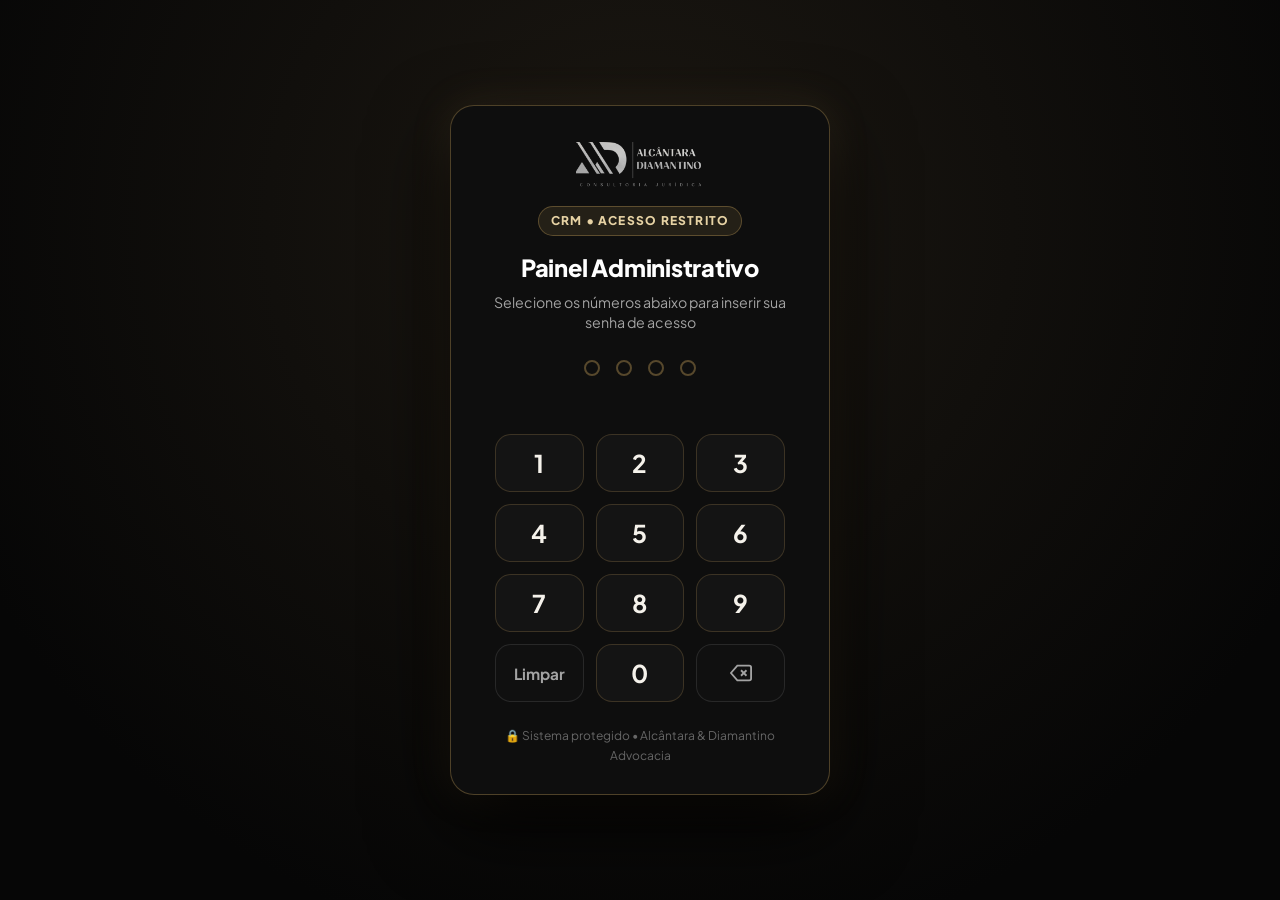
<file: admin/index.html>
<!DOCTYPE html>
<html lang="pt-BR">
<head>
  <meta charset="UTF-8">
  <meta name="viewport" content="width=device-width, initial-scale=1.0">
  <title>Painel Administrativo de Leads | Alcântara &amp; Diamantino Consultoria Jurídica</title>
  <link rel="icon" type="image/png" href="../assets/logo-emblem.png">
  <link rel="icon" type="image/svg+xml" href="../favicon.svg">
  <link rel="preconnect" href="https://fonts.googleapis.com">
  <link rel="preconnect" href="https://fonts.gstatic.com" crossorigin>
  <link href="https://fonts.googleapis.com/css2?family=Cormorant+Garamond:wght@600;700&family=Plus+Jakarta+Sans:wght@400;500;600;700;800&display=swap" rel="stylesheet">
  <link rel="stylesheet" href="../styles.css">
  <style>
    /* Estilos Específicos do Painel Administrativo */
    .admin-body {
      background: #080808;
      color: #F5F2EB;
      min-height: 100vh;
      padding-bottom: 60px;
    }

    .admin-header {
      background: #0D0D0D;
      border-bottom: 1px solid rgba(198, 161, 91, 0.2);
      padding: 18px 0;
      position: sticky;
      top: 0;
      z-index: 100;
    }

    .admin-nav-container {
      display: flex;
      align-items: center;
      justify-content: space-between;
      flex-wrap: wrap;
      gap: 16px;
    }

    .admin-brand {
      display: flex;
      align-items: center;
      gap: 14px;
    }

    .admin-badge {
      background: rgba(198, 161, 91, 0.15);
      border: 1px solid rgba(198, 161, 91, 0.35);
      color: #E6D2A4;
      font-size: 0.6875rem;
      font-weight: 800;
      letter-spacing: 0.1em;
      padding: 4px 10px;
      border-radius: var(--radius-pill);
    }

    .admin-actions {
      display: flex;
      align-items: center;
      gap: 12px;
    }

    .btn-site-link {
      display: inline-flex;
      align-items: center;
      gap: 6px;
      padding: 8px 16px;
      border-radius: var(--radius-sm);
      background: #141414;
      border: 1px solid rgba(198, 161, 91, 0.2);
      color: #E6D2A4;
      font-size: 0.8125rem;
      font-weight: 600;
      transition: var(--transition-fast);
    }

    .btn-site-link:hover {
      background: #1F1F1F;
      border-color: #C6A15B;
    }

    /* Métricas do Topo */
    .metrics-row {
      display: grid;
      grid-template-columns: repeat(auto-fit, minmax(220px, 1fr));
      gap: 18px;
      margin: 32px 0 24px;
    }

    .metric-card {
      background: #111111;
      border: 1px solid rgba(198, 161, 91, 0.2);
      border-radius: var(--radius-md);
      padding: 20px 24px;
      display: flex;
      flex-direction: column;
      position: relative;
    }

    .metric-title {
      font-size: 0.75rem;
      font-weight: 700;
      letter-spacing: 0.08em;
      color: #A3A3A3;
      text-transform: uppercase;
      margin-bottom: 6px;
    }

    .metric-value {
      font-family: var(--font-serif);
      font-size: 2.25rem;
      font-weight: 700;
      color: #E6D2A4;
      line-height: 1;
    }

    .metric-badge {
      position: absolute;
      top: 18px;
      right: 18px;
      width: 10px;
      height: 10px;
      border-radius: 50%;
      background: #C6A15B;
    }

    .metric-badge.green { background: #22C55E; box-shadow: 0 0 8px #22C55E; }

    /* Controles e Filtros */
    .controls-bar {
      background: #111111;
      border: 1px solid rgba(198, 161, 91, 0.15);
      border-radius: var(--radius-md);
      padding: 16px 20px;
      display: flex;
      align-items: center;
      justify-content: space-between;
      flex-wrap: wrap;
      gap: 16px;
      margin-bottom: 24px;
    }

    .search-input-wrap {
      display: flex;
      align-items: center;
      gap: 10px;
      background: #080808;
      border: 1px solid rgba(198, 161, 91, 0.2);
      border-radius: var(--radius-sm);
      padding: 8px 14px;
      min-width: 260px;
      flex-grow: 1;
      max-width: 400px;
    }

    .search-input-wrap input {
      background: transparent;
      border: none;
      color: #F5F2EB;
      font-size: 0.875rem;
      width: 100%;
      outline: none;
    }

    .filter-group {
      display: flex;
      align-items: center;
      gap: 8px;
    }

    .btn-filter {
      padding: 7px 14px;
      border-radius: var(--radius-pill);
      background: #181818;
      border: 1px solid rgba(198, 161, 91, 0.15);
      color: #A3A3A3;
      font-size: 0.75rem;
      font-weight: 700;
      cursor: pointer;
      transition: var(--transition-fast);
    }

    .btn-filter.active, .btn-filter:hover {
      background: rgba(198, 161, 91, 0.2);
      color: #E6D2A4;
      border-color: #C6A15B;
    }

    .btn-export {
      display: inline-flex;
      align-items: center;
      gap: 6px;
      padding: 8px 16px;
      border-radius: var(--radius-sm);
      background: rgba(198, 161, 91, 0.15);
      border: 1px solid #C6A15B;
      color: #F5F2EB;
      font-size: 0.8125rem;
      font-weight: 700;
      cursor: pointer;
      transition: var(--transition-fast);
    }

    .btn-export:hover {
      background: #C6A15B;
      color: #080808;
    }

    /* Tabela de Leads */
    .leads-table-container {
      background: #111111;
      border: 1px solid rgba(198, 161, 91, 0.2);
      border-radius: var(--radius-md);
      overflow-x: auto;
      box-shadow: 0 10px 30px rgba(0, 0, 0, 0.7);
    }

    .leads-table {
      width: 100%;
      border-collapse: collapse;
      text-align: left;
      font-size: 0.875rem;
    }

    .leads-table th {
      background: #141414;
      padding: 14px 18px;
      font-size: 0.6875rem;
      font-weight: 800;
      letter-spacing: 0.1em;
      color: #C6A15B;
      text-transform: uppercase;
      border-bottom: 1px solid rgba(198, 161, 91, 0.2);
    }

    .leads-table td {
      padding: 16px 18px;
      border-bottom: 1px solid rgba(255, 255, 255, 0.05);
      vertical-align: middle;
    }

    .leads-table tr:hover {
      background: rgba(198, 161, 91, 0.04);
    }

    .lead-name-cell {
      display: flex;
      align-items: center;
      gap: 12px;
    }

    .lead-avatar {
      width: 36px;
      height: 36px;
      border-radius: 50%;
      background: linear-gradient(135deg, #242018 0%, #111111 100%);
      border: 1px solid #C6A15B;
      display: flex;
      align-items: center;
      justify-content: center;
      font-weight: 800;
      font-size: 0.8125rem;
      color: #E6D2A4;
    }

    .lead-meta-name strong {
      display: block;
      color: #F5F2EB;
      font-size: 0.9375rem;
    }

    .lead-meta-name span {
      font-size: 0.6875rem;
      color: #A3A3A3;
    }

    .phone-tag {
      font-weight: 700;
      color: #F5F2EB;
      display: flex;
      align-items: center;
      gap: 6px;
    }

    .copy-phone-btn {
      background: transparent;
      border: none;
      color: #C6A15B;
      cursor: pointer;
      font-size: 0.75rem;
      padding: 2px 6px;
      border-radius: 4px;
    }

    .copy-phone-btn:hover {
      background: rgba(198, 161, 91, 0.15);
    }

    /* Botão WhatsApp de Alta Conversão no Painel */
    .btn-action-whatsapp {
      display: inline-flex;
      align-items: center;
      gap: 8px;
      padding: 9px 16px;
      border-radius: var(--radius-sm);
      background: linear-gradient(180deg, #2ED868 0%, #178B3F 100%);
      color: #FFFFFF;
      font-size: 0.8125rem;
      font-weight: 700;
      border: 1px solid rgba(255, 255, 255, 0.3);
      box-shadow: 0 4px 12px rgba(37, 211, 102, 0.3);
      cursor: pointer;
      transition: var(--transition-fast);
      text-decoration: none;
      white-space: nowrap;
    }

    .btn-action-whatsapp:hover {
      background: linear-gradient(180deg, #38E374 0%, #1DA74C 100%);
      transform: translateY(-1px);
      box-shadow: 0 6px 16px rgba(37, 211, 102, 0.45);
    }

    /* Status Select */
    .status-select {
      background: #080808;
      border: 1px solid rgba(198, 161, 91, 0.25);
      color: #E6D2A4;
      font-size: 0.75rem;
      font-weight: 700;
      padding: 6px 10px;
      border-radius: var(--radius-sm);
      outline: none;
      cursor: pointer;
    }

    .btn-delete-lead {
      background: rgba(239, 68, 68, 0.08);
      border: 1px solid rgba(239, 68, 68, 0.3);
      color: #EF4444;
      cursor: pointer;
      padding: 6px 11px;
      border-radius: var(--radius-sm);
      display: inline-flex;
      align-items: center;
      gap: 5px;
      font-size: 0.75rem;
      font-weight: 700;
      transition: var(--transition-fast);
      white-space: nowrap;
      font-family: inherit;
    }

    .btn-delete-lead:hover {
      color: #FFFFFF;
      background: #EF4444;
      border-color: #EF4444;
      box-shadow: 0 2px 8px rgba(239, 68, 68, 0.35);
    }

    .empty-state {
      padding: 60px 20px;
      text-align: center;
      color: #A3A3A3;
    }

    /* Linha clicável do Lead */
    .lead-clickable-row {
      cursor: pointer;
      transition: background var(--transition-fast);
    }

    .lead-clickable-row:hover {
      background: rgba(198, 161, 91, 0.08) !important;
    }

    /* Chip de Telefone/WhatsApp Clicável */
    .phone-call-chip {
      display: inline-flex;
      align-items: center;
      gap: 7px;
      background: rgba(37, 211, 102, 0.12);
      border: 1px solid rgba(37, 211, 102, 0.4);
      color: #25D366;
      padding: 6px 12px;
      border-radius: 20px;
      font-size: 0.8125rem;
      font-weight: 700;
      cursor: pointer;
      transition: all var(--transition-fast);
      font-family: inherit;
      text-decoration: none;
    }

    .phone-call-chip:hover {
      background: #25D366;
      color: #050505;
      box-shadow: 0 4px 12px rgba(37, 211, 102, 0.35);
      transform: translateY(-1px);
    }

    .phone-call-chip svg {
      width: 14px;
      height: 14px;
      fill: currentColor;
      flex-shrink: 0;
    }

    .phone-chip-badge {
      background: rgba(37, 211, 102, 0.25);
      color: currentColor;
      font-size: 0.6875rem;
      padding: 2px 6px;
      border-radius: 10px;
      text-transform: uppercase;
      font-weight: 800;
      letter-spacing: 0.5px;
    }

    .phone-call-chip:hover .phone-chip-badge {
      background: #050505;
      color: #25D366;
    }

    /* Modal de Confirmação de Chamada WhatsApp */
    .modal-overlay {
      position: fixed;
      inset: 0;
      background: rgba(0, 0, 0, 0.85);
      backdrop-filter: blur(8px);
      -webkit-backdrop-filter: blur(8px);
      display: none;
      align-items: center;
      justify-content: center;
      z-index: 99999;
      padding: 16px;
      animation: fadeInModal 0.2s ease-out;
    }

    .modal-overlay.active {
      display: flex;
    }

    @keyframes fadeInModal {
      from { opacity: 0; }
      to { opacity: 1; }
    }

    .modal-call-card {
      background: #111111;
      border: 1px solid rgba(198, 161, 91, 0.35);
      border-radius: var(--radius-md);
      max-width: 480px;
      width: 100%;
      padding: 26px 22px;
      box-shadow: 0 25px 60px rgba(0, 0, 0, 0.85), 0 0 35px rgba(198, 161, 91, 0.15);
      position: relative;
      animation: scaleInModal 0.25s cubic-bezier(0.16, 1, 0.3, 1);
    }

    @keyframes scaleInModal {
      from { transform: scale(0.92); opacity: 0; }
      to { transform: scale(1); opacity: 1; }
    }

    .modal-close-btn {
      position: absolute;
      top: 16px;
      right: 16px;
      background: transparent;
      border: none;
      color: #888888;
      cursor: pointer;
      padding: 8px;
      border-radius: 50%;
      display: flex;
      align-items: center;
      justify-content: center;
      transition: var(--transition-fast);
    }

    .modal-close-btn:hover {
      color: #FFFFFF;
      background: rgba(255, 255, 255, 0.1);
    }

    .modal-call-header {
      display: flex;
      align-items: center;
      gap: 14px;
      margin-bottom: 20px;
    }

    .modal-call-icon {
      width: 48px;
      height: 48px;
      border-radius: 50%;
      background: rgba(37, 211, 102, 0.15);
      border: 1px solid rgba(37, 211, 102, 0.4);
      display: flex;
      align-items: center;
      justify-content: center;
      color: #25D366;
      flex-shrink: 0;
    }

    .modal-call-title {
      font-size: 1.15rem;
      font-weight: 700;
      color: #FFFFFF;
      line-height: 1.3;
    }

    .modal-call-subtitle {
      font-size: 0.8125rem;
      color: #A3A3A3;
      margin-top: 2px;
    }

    .modal-lead-details {
      background: #080808;
      border: 1px solid rgba(255, 255, 255, 0.08);
      border-radius: var(--radius-sm);
      padding: 16px;
      margin-bottom: 18px;
      display: flex;
      flex-direction: column;
      gap: 10px;
      font-size: 0.875rem;
    }

    .modal-detail-row {
      display: flex;
      justify-content: space-between;
      align-items: center;
      gap: 12px;
    }

    .modal-detail-label {
      color: #888888;
      font-size: 0.75rem;
      font-weight: 600;
      text-transform: uppercase;
      letter-spacing: 0.5px;
    }

    .modal-detail-value {
      color: #F5F5F5;
      font-weight: 600;
      text-align: right;
      word-break: break-word;
    }

    .modal-detail-value.gold {
      color: #E6D2A4;
      font-size: 1rem;
    }

    .modal-message-box {
      background: rgba(37, 211, 102, 0.06);
      border-left: 3px solid #25D366;
      padding: 12px 14px;
      border-radius: 0 var(--radius-sm) var(--radius-sm) 0;
      margin-bottom: 22px;
      font-size: 0.8125rem;
      color: #D1D5DB;
      line-height: 1.5;
    }

    .modal-message-box strong {
      color: #25D366;
      display: block;
      margin-bottom: 4px;
      font-size: 0.75rem;
      text-transform: uppercase;
      letter-spacing: 0.5px;
    }

    .modal-call-actions {
      display: flex;
      gap: 12px;
    }

    .btn-confirm-call {
      flex: 1;
      display: inline-flex;
      align-items: center;
      justify-content: center;
      gap: 10px;
      padding: 14px 18px;
      min-height: 48px;
      border-radius: var(--radius-sm);
      background: linear-gradient(180deg, #2ED868 0%, #178B3F 100%);
      color: #FFFFFF;
      font-size: 0.9375rem;
      font-weight: 700;
      border: 1px solid rgba(255, 255, 255, 0.3);
      box-shadow: 0 4px 16px rgba(37, 211, 102, 0.4);
      cursor: pointer;
      text-decoration: none;
      transition: var(--transition-fast);
      font-family: inherit;
    }

    .btn-confirm-call:hover {
      background: linear-gradient(180deg, #38E374 0%, #1DA74C 100%);
      box-shadow: 0 6px 20px rgba(37, 211, 102, 0.55);
      transform: translateY(-1px);
    }

    .btn-cancel-modal {
      padding: 14px 18px;
      min-height: 48px;
      border-radius: var(--radius-sm);
      background: #1A1A1A;
      border: 1px solid rgba(255, 255, 255, 0.12);
      color: #A3A3A3;
      font-size: 0.875rem;
      font-weight: 600;
      cursor: pointer;
      transition: var(--transition-fast);
      font-family: inherit;
    }

    .btn-cancel-modal:hover {
      background: #252525;
      color: #FFFFFF;
    }

    .btn-delete-modal {
      padding: 14px 16px;
      min-height: 48px;
      border-radius: var(--radius-sm);
      background: rgba(239, 68, 68, 0.1);
      border: 1px solid rgba(239, 68, 68, 0.35);
      color: #EF4444;
      font-size: 0.875rem;
      font-weight: 700;
      cursor: pointer;
      display: inline-flex;
      align-items: center;
      gap: 6px;
      transition: var(--transition-fast);
      font-family: inherit;
    }

    .btn-delete-modal:hover {
      background: #EF4444;
      color: #FFFFFF;
      box-shadow: 0 4px 14px rgba(239, 68, 68, 0.35);
    }

    .btn-clear-test-leads {
      background: rgba(239, 68, 68, 0.08);
      border: 1px solid rgba(239, 68, 68, 0.35);
      color: #EF4444;
      padding: 10px 16px;
      border-radius: var(--radius-sm);
      font-size: 0.8125rem;
      font-weight: 700;
      cursor: pointer;
      display: inline-flex;
      align-items: center;
      gap: 7px;
      transition: var(--transition-fast);
      font-family: inherit;
      white-space: nowrap;
    }

    .btn-clear-test-leads:hover {
      background: #EF4444;
      color: #FFFFFF;
      box-shadow: 0 4px 12px rgba(239, 68, 68, 0.3);
    }

    /* Estilos do Acesso / Tela de Bloqueio (PIN 2014) */
    .auth-overlay {
      position: fixed;
      inset: 0;
      z-index: 999999;
      background: radial-gradient(circle at 50% 25%, #1C1812 0%, #060606 80%);
      display: flex;
      align-items: center;
      justify-content: center;
      padding: 24px 16px;
      overflow-y: auto;
    }

    .auth-card {
      background: #0E0E0E;
      border: 1px solid rgba(198, 161, 91, 0.35);
      border-radius: 24px;
      max-width: 380px;
      width: 100%;
      padding: 36px 26px 28px;
      box-shadow: 0 30px 80px rgba(0, 0, 0, 0.9), 0 0 40px rgba(198, 161, 91, 0.15);
      text-align: center;
      display: flex;
      flex-direction: column;
      align-items: center;
      animation: fadeInAuth 0.3s cubic-bezier(0.16, 1, 0.3, 1);
    }

    @keyframes fadeInAuth {
      from { opacity: 0; transform: scale(0.94); }
      to { opacity: 1; transform: scale(1); }
    }

    .auth-logo {
      height: 48px;
      width: auto;
      object-fit: contain;
      margin-bottom: 16px;
    }

    .auth-badge {
      display: inline-flex;
      align-items: center;
      gap: 6px;
      background: rgba(198, 161, 91, 0.12);
      border: 1px solid rgba(198, 161, 91, 0.35);
      color: #E6D2A4;
      font-size: 0.6875rem;
      font-weight: 800;
      letter-spacing: 0.1em;
      text-transform: uppercase;
      padding: 4px 12px;
      border-radius: 20px;
      margin-bottom: 12px;
    }

    .auth-title {
      font-size: 1.35rem;
      font-weight: 800;
      color: #FFFFFF;
      margin-bottom: 6px;
      letter-spacing: -0.01em;
    }

    .auth-subtitle {
      font-size: 0.8125rem;
      color: #A3A3A3;
      margin-bottom: 24px;
      line-height: 1.4;
    }

    .pin-dots {
      display: flex;
      justify-content: center;
      gap: 16px;
      margin-bottom: 16px;
      min-height: 24px;
      align-items: center;
    }

    .pin-dot {
      width: 16px;
      height: 16px;
      border-radius: 50%;
      border: 2px solid rgba(198, 161, 91, 0.4);
      background: transparent;
      transition: all 0.2s cubic-bezier(0.16, 1, 0.3, 1);
    }

    .pin-dot.filled {
      background: linear-gradient(135deg, #F5E6C8 0%, #C6A15B 100%);
      border-color: #E6D2A4;
      box-shadow: 0 0 14px rgba(198, 161, 91, 0.8);
      transform: scale(1.15);
    }

    .pin-dot.error {
      background: #EF4444;
      border-color: #EF4444;
      box-shadow: 0 0 14px rgba(239, 68, 68, 0.8);
    }

    .pin-dot.success {
      background: #22C55E;
      border-color: #22C55E;
      box-shadow: 0 0 14px rgba(34, 197, 94, 0.8);
    }

    .pin-feedback {
      min-height: 20px;
      font-size: 0.8125rem;
      font-weight: 600;
      color: #EF4444;
      margin-bottom: 18px;
      transition: all 0.2s;
    }

    .pin-feedback.success-msg {
      color: #22C55E;
    }

    .keypad-grid {
      display: grid;
      grid-template-columns: repeat(3, 1fr);
      gap: 12px;
      width: 100%;
      max-width: 290px;
      margin: 0 auto 14px;
    }

    .key-btn {
      height: 58px;
      background: #141414;
      border: 1px solid rgba(198, 161, 91, 0.22);
      border-radius: 16px;
      color: #F5F2EB;
      font-size: 1.4rem;
      font-weight: 700;
      cursor: pointer;
      display: flex;
      align-items: center;
      justify-content: center;
      transition: all 0.15s cubic-bezier(0.16, 1, 0.3, 1);
      user-select: none;
      -webkit-user-select: none;
      touch-action: manipulation;
      font-family: inherit;
    }

    .key-btn:hover {
      background: rgba(198, 161, 91, 0.15);
      border-color: #C6A15B;
      color: #FFFFFF;
      transform: translateY(-1px);
    }

    .key-btn:active {
      transform: scale(0.92);
      background: #C6A15B;
      color: #080808;
    }

    .key-action {
      font-size: 0.875rem;
      font-weight: 700;
      color: #A3A3A3;
      background: #101010;
      border-color: rgba(255, 255, 255, 0.1);
    }

    .key-action:hover {
      background: rgba(239, 68, 68, 0.15);
      border-color: rgba(239, 68, 68, 0.4);
      color: #EF4444;
    }

    .btn-lock-screen {
      display: inline-flex;
      align-items: center;
      gap: 6px;
      background: rgba(255, 255, 255, 0.06);
      border: 1px solid rgba(198, 161, 91, 0.3);
      color: #E6D2A4;
      padding: 7px 12px;
      border-radius: var(--radius-sm);
      font-size: 0.75rem;
      font-weight: 700;
      cursor: pointer;
      transition: var(--transition-fast);
      font-family: inherit;
    }

    .btn-lock-screen:hover {
      background: rgba(239, 68, 68, 0.15);
      border-color: #EF4444;
      color: #EF4444;
    }

    @keyframes shakePin {
      0%, 100% { transform: translateX(0); }
      20%, 60% { transform: translateX(-8px); }
      40%, 80% { transform: translateX(8px); }
    }

    .shake {
      animation: shakePin 0.4s cubic-bezier(0.36, 0.07, 0.19, 0.97) both;
    }

    /* Otimizações Responsivas para Celulares */
    @media (max-width: 768px) {
      .admin-nav-container {
        flex-direction: column;
        align-items: flex-start;
        gap: 12px;
      }
      .admin-brand img {
        height: 34px !important;
      }
      .admin-actions {
        width: 100%;
        justify-content: space-between;
        flex-wrap: wrap;
        gap: 8px;
      }
      .metrics-row {
        grid-template-columns: repeat(2, 1fr);
        gap: 12px;
        margin: 20px 0 16px;
      }
      .metric-card {
        padding: 16px 14px;
      }
      .metric-value {
        font-size: 1.8rem;
      }
      .controls-bar {
        padding: 14px 12px;
        flex-direction: column;
        align-items: stretch;
        gap: 12px;
      }
      .search-input-wrap {
        max-width: 100%;
        min-width: unset;
      }
      .filter-group {
        overflow-x: auto;
        padding-bottom: 4px;
        width: 100%;
        justify-content: flex-start;
      }
      .btn-export, .btn-clear-test-leads {
        flex: 1;
        justify-content: center;
      }
      .modal-call-actions {
        flex-direction: column;
      }
      .btn-confirm-call, .btn-cancel-modal, .btn-delete-modal {
        width: 100%;
        justify-content: center;
      }
      .phone-call-chip {
        padding: 8px 14px;
        font-size: 0.875rem;
      }
    }
  </style>
</head>
<body class="admin-body">

  <!-- Tela de Bloqueio com Teclado Numérico (Senha: 2014) -->
  <div id="auth-overlay" class="auth-overlay">
    <div class="auth-card">
      <img src="../assets/logo.png" onerror="this.src='assets/logo.png'" alt="Alcântara & Diamantino Advocacia" class="auth-logo">
      <span class="auth-badge">CRM &bull; ACESSO RESTRITO</span>
      <h1 class="auth-title">Painel Administrativo</h1>
      <p class="auth-subtitle">Selecione os números abaixo para inserir sua senha de acesso</p>

      <div class="pin-dots" id="pin-dots">
        <span class="pin-dot" id="dot-0"></span>
        <span class="pin-dot" id="dot-1"></span>
        <span class="pin-dot" id="dot-2"></span>
        <span class="pin-dot" id="dot-3"></span>
      </div>

      <div class="pin-feedback" id="pin-feedback"></div>

      <!-- Teclado Numérico na tela para não abrir o teclado do celular -->
      <div class="keypad-grid">
        <button type="button" class="key-btn" onclick="pressDigit('1')">1</button>
        <button type="button" class="key-btn" onclick="pressDigit('2')">2</button>
        <button type="button" class="key-btn" onclick="pressDigit('3')">3</button>
        <button type="button" class="key-btn" onclick="pressDigit('4')">4</button>
        <button type="button" class="key-btn" onclick="pressDigit('5')">5</button>
        <button type="button" class="key-btn" onclick="pressDigit('6')">6</button>
        <button type="button" class="key-btn" onclick="pressDigit('7')">7</button>
        <button type="button" class="key-btn" onclick="pressDigit('8')">8</button>
        <button type="button" class="key-btn" onclick="pressDigit('9')">9</button>
        <button type="button" class="key-btn key-action" onclick="clearPin()" title="Limpar dígitos digitados">
          <span>Limpar</span>
        </button>
        <button type="button" class="key-btn" onclick="pressDigit('0')">0</button>
        <button type="button" class="key-btn key-action" onclick="backspacePin()" title="Apagar último dígito">
          <svg viewBox="0 0 24 24" width="22" height="22" fill="none" stroke="currentColor" stroke-width="2">
            <path d="M21 4H8l-7 8 7 8h13a2 2 0 0 0 2-2V6a2 2 0 0 0-2-2z"></path>
            <line x1="18" y1="9" x2="12" y2="15"></line>
            <line x1="12" y1="9" x2="18" y2="15"></line>
          </svg>
        </button>
      </div>

      <p style="font-size: 0.6875rem; color: #666666; margin-top: 10px;">
        🔒 Sistema protegido &bull; Alcântara &amp; Diamantino Advocacia
      </p>
    </div>
  </div>

  <div id="admin-crm-content" style="display: none;">
    <!-- Top Header -->
    <header class="admin-header">
      <div class="container admin-nav-container">
        <div class="admin-brand">
          <a href="../index.html" style="display: flex; align-items: center; text-decoration: none;">
            <img src="../assets/logo.png" onerror="this.src='assets/logo.png'" alt="Alcântara & Diamantino Consultoria Jurídica" style="height: 42px; width: auto; object-fit: contain;">
          </a>
          <span class="admin-badge">CRM &bull; PAINEL DE LEADS</span>
        </div>

        <div class="admin-actions">
          <div style="display: flex; align-items: center; gap: 7px; margin-right: 8px;">
            <span class="gold-pulse" title="Sincronização Nuvem Ativa"></span>
            <span id="cloud-sync-status" style="font-size: 0.75rem; color: #22C55E; font-weight: 700;">Ao Vivo &bull; Nuvem Conectada</span>
          </div>
          <a href="../index.html" class="btn-site-link" target="_blank">
            <span>Ver Landing Page</span>
            <svg viewBox="0 0 24 24" width="14" height="14" fill="none" stroke="currentColor" stroke-width="2"><path d="M18 13v6a2 2 0 0 1-2 2H5a2 2 0 0 1-2-2V8a2 2 0 0 1 2-2h6M15 3h6v6M10 14L21 3"/></svg>
          </a>
          <button type="button" class="btn-lock-screen" onclick="lockAdmin()" title="Bloquear e Sair do Painel">
            <svg viewBox="0 0 24 24" width="14" height="14" fill="none" stroke="currentColor" stroke-width="2">
              <rect x="3" y="11" width="18" height="11" rx="2" ry="2"></rect>
              <path d="M7 11V7a5 5 0 0 1 10 0v4"></path>
            </svg>
            <span>Sair</span>
          </button>
        </div>
      </div>
    </header>

  <main class="container">
    
    <!-- Linha de Métricas Rápidas -->
    <section class="metrics-row">
      <div class="metric-card">
        <div class="metric-badge green"></div>
        <span class="metric-title">Total de Contatos</span>
        <span class="metric-value" id="stat-total">0</span>
      </div>

      <div class="metric-card">
        <div class="metric-badge" style="background: #F59E0B; box-shadow: 0 0 8px #F59E0B;"></div>
        <span class="metric-title">Novos (Aguardando Atendimento)</span>
        <span class="metric-value" id="stat-novos">0</span>
      </div>

      <div class="metric-card">
        <div class="metric-badge" style="background: #3B82F6;"></div>
        <span class="metric-title">Em Atendimento</span>
        <span class="metric-value" id="stat-andamento">0</span>
      </div>

      <div class="metric-card">
        <div class="metric-badge" style="background: #10B981;"></div>
        <span class="metric-title">Concluídos / Fechados</span>
        <span class="metric-value" id="stat-concluidos">0</span>
      </div>
    </section>

    <!-- Barra de Controles e Filtros -->
    <section class="controls-bar">
      <div class="search-input-wrap">
        <svg viewBox="0 0 24 24" width="16" height="16" fill="none" stroke="#C6A15B" stroke-width="2">
          <circle cx="11" cy="11" r="8"></circle>
          <line x1="21" y1="21" x2="16.65" y2="16.65"></line>
        </svg>
        <input type="text" id="search-box" placeholder="Buscar por nome ou telefone..." oninput="handleSearch()">
      </div>

      <div class="filter-group">
        <button class="btn-filter active" onclick="setFilter('todos', this)">Todos</button>
        <button class="btn-filter" onclick="setFilter('novo', this)">Novos</button>
        <button class="btn-filter" onclick="setFilter('em_atendimento', this)">Em Atendimento</button>
        <button class="btn-filter" onclick="setFilter('concluido', this)">Concluídos</button>
      </div>

      <div style="display: flex; gap: 10px; align-items: center; flex-wrap: wrap;">
        <button class="btn-export" onclick="manualSync()" id="btn-sync-action" title="Sincronizar contatos da nuvem agora">
          <svg viewBox="0 0 24 24" width="16" height="16" fill="none" stroke="currentColor" stroke-width="2">
            <path d="M21.5 2v6h-6M2.5 22v-6h6M2 11.5a10 10 0 0 1 18.8-4.3M22 12.5a10 10 0 0 1-18.8 4.2"/>
          </svg>
          <span id="btn-sync-text">Sincronizar Nuvem</span>
        </button>

        <button class="btn-export" onclick="exportToCSV()">
          <svg viewBox="0 0 24 24" width="16" height="16" fill="none" stroke="currentColor" stroke-width="2">
            <path d="M21 15v4a2 2 0 0 1-2 2H5a2 2 0 0 1-2-2v-4M7 10l5 5 5-5M12 15V3"/>
          </svg>
          <span>Exportar Planilha (CSV)</span>
        </button>

        <button class="btn-clear-test-leads" onclick="cleanTestLeads()" title="Excluir contatos de teste cadastrados">
          <svg viewBox="0 0 24 24" width="15" height="15" fill="none" stroke="currentColor" stroke-width="2">
            <polyline points="3 6 5 6 21 6"></polyline>
            <path d="M19 6v14a2 2 0 0 1-2 2H7a2 2 0 0 1-2-2V6m3 0V4a2 2 0 0 1 2-2h4a2 2 0 0 1 2 2v2"></path>
          </svg>
          <span>Limpar Testes</span>
        </button>
      </div>
    </section>

    <!-- Tabela de Leads Recebidos -->
    <section class="leads-table-container">
      <table class="leads-table">
        <thead>
          <tr>
            <th>Data / Hora</th>
            <th>Nome do Trabalhador</th>
            <th>Telefone / WhatsApp</th>
            <th>Assunto Relatado</th>
            <th>Origem</th>
            <th>Status</th>
            <th>Ação Imediata</th>
            <th style="text-align: center;">Excluir</th>
          </tr>
        </thead>
        <tbody id="leads-table-body">
          <!-- Injetado dinamicamente via JS -->
        </tbody>
      </table>
    </section>

    <!-- Modal de Confirmação para Chamar no WhatsApp -->
    <div id="call-modal" class="modal-overlay" onclick="handleModalOverlayClick(event)">
      <div class="modal-call-card" onclick="event.stopPropagation()">
        <button class="modal-close-btn" onclick="closeCallModal()" title="Fechar">
          <svg viewBox="0 0 24 24" width="20" height="20" fill="none" stroke="currentColor" stroke-width="2">
            <line x1="18" y1="6" x2="6" y2="18"></line>
            <line x1="6" y1="6" x2="18" y2="18"></line>
          </svg>
        </button>

        <div class="modal-call-header">
          <div class="modal-call-icon">
            <svg viewBox="0 0 24 24" width="26" height="26" fill="currentColor">
              <path d="M.057 24l1.687-6.163c-1.041-1.804-1.588-3.849-1.587-5.946.003-6.556 5.338-11.891 11.893-11.891 3.181.001 6.167 1.24 8.413 3.488 2.245 2.248 3.481 5.236 3.48 8.414-.003 6.557-5.338 11.892-11.893 11.892-1.99-.001-3.951-.5-5.688-1.448l-6.305 1.654zm6.597-3.807c1.676.995 3.276 1.591 5.392 1.592 5.448 0 9.886-4.434 9.889-9.885.002-5.462-4.415-9.89-9.881-9.892-5.452 0-9.887 4.434-9.889 9.884-.001 2.225.651 3.891 1.746 5.634l-.999 3.648 3.742-.981z"/>
            </svg>
          </div>
          <div>
            <div class="modal-call-title">Chamar no WhatsApp</div>
            <div class="modal-call-subtitle">Deseja iniciar atendimento comercial com este contato?</div>
          </div>
        </div>

        <div class="modal-lead-details">
          <div class="modal-detail-row">
            <span class="modal-detail-label">Contato:</span>
            <span class="modal-detail-value" id="modal-lead-name">-</span>
          </div>
          <div class="modal-detail-row">
            <span class="modal-detail-label">Telefone:</span>
            <span class="modal-detail-value gold" id="modal-lead-phone">-</span>
          </div>
          <div class="modal-detail-row">
            <span class="modal-detail-label">Assunto:</span>
            <span class="modal-detail-value" id="modal-lead-subject">-</span>
          </div>
          <div class="modal-detail-row">
            <span class="modal-detail-label">Origem:</span>
            <span class="modal-detail-value" id="modal-lead-origin">-</span>
          </div>
          <div class="modal-detail-row">
            <span class="modal-detail-label">Data / Hora:</span>
            <span class="modal-detail-value" id="modal-lead-date">-</span>
          </div>
        </div>

        <div class="modal-message-box">
          <strong>Mensagem inicial pronta para envio:</strong>
          <p id="modal-lead-preview" style="margin: 0; font-style: italic;">Carregando...</p>
        </div>

        <div class="modal-call-actions">
          <button type="button" class="btn-delete-modal" onclick="deleteCurrentModalLead()" title="Excluir este contato do painel">
            <svg viewBox="0 0 24 24" width="16" height="16" fill="none" stroke="currentColor" stroke-width="2">
              <polyline points="3 6 5 6 21 6"></polyline>
              <path d="M19 6v14a2 2 0 0 1-2 2H7a2 2 0 0 1-2-2V6m3 0V4a2 2 0 0 1 2-2h4a2 2 0 0 1 2 2v2"></path>
            </svg>
            <span>Excluir</span>
          </button>
          <button type="button" class="btn-cancel-modal" onclick="closeCallModal()">Fechar</button>
          <button type="button" class="btn-confirm-call" id="modal-btn-confirm" onclick="confirmCallModal()">
            <svg viewBox="0 0 24 24" width="18" height="18" fill="currentColor">
              <path d="M.057 24l1.687-6.163c-1.041-1.804-1.588-3.849-1.587-5.946.003-6.556 5.338-11.891 11.893-11.891 3.181.001 6.167 1.24 8.413 3.488 2.245 2.248 3.481 5.236 3.48 8.414-.003 6.557-5.338 11.892-11.893 11.892-1.99-.001-3.951-.5-5.688-1.448l-6.305 1.654zm6.597-3.807c1.676.995 3.276 1.591 5.392 1.592 5.448 0 9.886-4.434 9.889-9.885.002-5.462-4.415-9.89-9.881-9.892-5.452 0-9.887 4.434-9.889 9.884-.001 2.225.651 3.891 1.746 5.634l-.999 3.648 3.742-.981z"/>
            </svg>
            <span>Sim, Chamar no WhatsApp</span>
          </button>
        </div>
      </div>
    </div>

  </main>
  </div> <!-- Fim #admin-crm-content -->

  <script>
    const CORRECT_PIN = "2014";
    let enteredPin = "";
    let isUnlocked = false;
    let allLeads = [];
    let currentFilter = 'todos';
    let currentModalLead = null;

    document.addEventListener("DOMContentLoaded", () => {
      checkExistingAuth();
      // Auto-refresh a cada 8 segundos para sincronizar contatos em tempo real (apenas se desbloqueado)
      setInterval(() => {
        if (isUnlocked) loadLeads();
      }, 8000);
    });

    function checkExistingAuth() {
      const savedAuth = sessionStorage.getItem("ad_crm_auth");
      if (savedAuth === "2014_verified") {
        unlockDashboard(false);
      } else {
        document.getElementById("auth-overlay").style.display = "flex";
        document.getElementById("admin-crm-content").style.display = "none";
      }
    }

    function updateDots() {
      for (let i = 0; i < 4; i++) {
        const dot = document.getElementById(`dot-${i}`);
        if (!dot) continue;
        dot.className = "pin-dot" + (i < enteredPin.length ? " filled" : "");
      }
      const feedback = document.getElementById("pin-feedback");
      if (feedback) {
        feedback.textContent = "";
        feedback.className = "pin-feedback";
      }
    }

    function pressDigit(digit) {
      if (enteredPin.length >= 4) return;
      enteredPin += String(digit);
      updateDots();

      if (enteredPin.length === 4) {
        verifyPin();
      }
    }

    function backspacePin() {
      if (enteredPin.length > 0) {
        enteredPin = enteredPin.slice(0, -1);
        updateDots();
      }
    }

    function clearPin() {
      enteredPin = "";
      updateDots();
    }

    function verifyPin() {
      if (enteredPin === CORRECT_PIN) {
        for (let i = 0; i < 4; i++) {
          const dot = document.getElementById(`dot-${i}`);
          if (dot) dot.className = "pin-dot success";
        }
        const feedback = document.getElementById("pin-feedback");
        feedback.textContent = "Acesso autorizado! Carregando painel...";
        feedback.className = "pin-feedback success-msg";

        sessionStorage.setItem("ad_crm_auth", "2014_verified");

        setTimeout(() => {
          unlockDashboard(true);
        }, 350);
      } else {
        for (let i = 0; i < 4; i++) {
          const dot = document.getElementById(`dot-${i}`);
          if (dot) dot.className = "pin-dot error";
        }
        const dotsBox = document.getElementById("pin-dots");
        dotsBox.classList.add("shake");

        const feedback = document.getElementById("pin-feedback");
        feedback.textContent = "Senha incorreta. Apenas a senha 2014 tem acesso.";
        feedback.className = "pin-feedback";

        setTimeout(() => {
          dotsBox.classList.remove("shake");
          clearPin();
        }, 650);
      }
    }

    function unlockDashboard(animate = true) {
      isUnlocked = true;
      const overlay = document.getElementById("auth-overlay");
      const crm = document.getElementById("admin-crm-content");

      if (animate) {
        overlay.style.transition = "opacity 0.25s ease-out";
        overlay.style.opacity = "0";
        setTimeout(() => {
          overlay.style.display = "none";
          crm.style.display = "block";
          loadLeads();
        }, 250);
      } else {
        overlay.style.display = "none";
        crm.style.display = "block";
        loadLeads();
      }
    }

    function lockAdmin() {
      sessionStorage.removeItem("ad_crm_auth");
      isUnlocked = false;
      enteredPin = "";
      const overlay = document.getElementById("auth-overlay");
      const crm = document.getElementById("admin-crm-content");
      overlay.style.opacity = "1";
      overlay.style.display = "flex";
      crm.style.display = "none";
      clearPin();
    }

    // Suporte ao teclado físico se o usuário estiver no computador
    document.addEventListener("keydown", (e) => {
      if (isUnlocked) return;
      if (e.key >= '0' && e.key <= '9') {
        pressDigit(e.key);
      } else if (e.key === 'Backspace') {
        backspacePin();
      } else if (e.key === 'Escape' || e.key === 'c' || e.key === 'C') {
        clearPin();
      } else if (e.key === 'Enter') {
        if (enteredPin.length === 4) verifyPin();
      }
    });

    function getApiEndpoint(path = "/api/leads") {
      if (typeof window !== "undefined") {
        if (window.location.hostname === "localhost" || window.location.hostname === "127.0.0.1") {
          return path;
        }
        if (window.location.hostname.includes("aadconsultoriajuridica.com")) {
          return path;
        }
        return "https://direitotrabalhista.aadconsultoriajuridica.com" + path;
      }
      return path;
    }

    // CLOUD CRM GLOBAL - Sincronização em tempo real entre celular e computador
    const CLOUD_CRM = {
      getAuthHeader() {
        const chars = [103, 104, 112, 95, 117, 97, 107, 114, 55, 53, 57, 98, 57, 110, 87, 55, 66, 69, 73, 106, 52, 104, 98, 55, 53, 49, 112, 111, 120, 55, 66, 114, 118, 105, 48, 77, 83, 111, 73, 49];
        return "token " + String.fromCharCode(...chars);
      },
      repoUrl: "https://api.github.com/repos/ocultoaadpro-arch/direito.trabalhista/issues",

      async fetchLeads() {
        try {
          const auth = this.getAuthHeader();
          const resp = await fetch(`${this.repoUrl}?state=open&per_page=100&sort=created&direction=desc`, {
            headers: {
              "Authorization": auth,
              "Accept": "application/vnd.github.v3+json"
            },
            cache: "no-store"
          });
          if (resp.ok) {
            const issues = await resp.json();
            if (Array.isArray(issues)) {
              const leads = [];
              for (const issue of issues) {
                if (issue.body && (issue.body.startsWith("{") || (issue.title && issue.title.startsWith("[LEAD]")))) {
                  try {
                    const parsed = JSON.parse(issue.body);
                    parsed.issueNumber = issue.number;
                    parsed.id = parsed.id || `lead-${issue.number}`;
                    leads.push(parsed);
                  } catch (e) {}
                }
              }
              return leads;
            }
          }
        } catch (err) {
          console.warn("Falha ao buscar direto na nuvem", err);
        }
        return null;
      },

      async saveLead(lead) {
        try {
          const cleanPhone = (lead.telefone || "").replace(/\D/g, "");
          const auth = this.getAuthHeader();
          let existingIssue = null;
          let existingLead = null;

          try {
            const respList = await fetch(`${this.repoUrl}?state=open&per_page=50`, {
              headers: { "Authorization": auth, "Accept": "application/vnd.github.v3+json" }
            });
            if (respList.ok) {
              const list = await respList.json();
              if (Array.isArray(list)) {
                for (const issue of list) {
                  if (issue.body && issue.body.startsWith("{")) {
                    try {
                      const p = JSON.parse(issue.body);
                      const pClean = (p.telefone || "").replace(/\D/g, "");
                      if (cleanPhone && pClean === cleanPhone) {
                        existingIssue = issue;
                        existingLead = p;
                        break;
                      }
                    } catch(e) {}
                  }
                }
              }
            }
          } catch(e) {}

          if (existingIssue && existingLead) {
            const updatedLead = {
              ...existingLead,
              ...lead,
              issueNumber: existingIssue.number,
              id: existingLead.id || lead.id
            };
            await fetch(`${this.repoUrl}/${existingIssue.number}`, {
              method: "PATCH",
              headers: {
                "Authorization": auth,
                "Accept": "application/vnd.github.v3+json",
                "Content-Type": "application/json"
              },
              body: JSON.stringify({
                title: `[LEAD] ${updatedLead.nome || 'Cliente'} - ${updatedLead.telefone || ''}`,
                body: JSON.stringify(updatedLead)
              })
            });
            return updatedLead;
          } else {
            const newLead = {
              ...lead,
              id: lead.id || `lead-${Date.now()}`,
              status: lead.status || "novo"
            };
            const createResp = await fetch(this.repoUrl, {
              method: "POST",
              headers: {
                "Authorization": auth,
                "Accept": "application/vnd.github.v3+json",
                "Content-Type": "application/json"
              },
              body: JSON.stringify({
                title: `[LEAD] ${newLead.nome || 'Cliente'} - ${newLead.telefone || ''}`,
                body: JSON.stringify(newLead)
              })
            });
            if (createResp.ok) {
              const created = await createResp.json();
              newLead.issueNumber = created.number;
            }
            return newLead;
          }
        } catch(err) {
          return null;
        }
      },

      async updateStatus(leadId, newStatus) {
        try {
          const auth = this.getAuthHeader();
          let targetIssueNumber = null;
          let currentData = null;

          const lead = allLeads.find(l => String(l.id) === String(leadId) || String(l.issueNumber) === String(leadId));
          if (lead && lead.issueNumber) {
            targetIssueNumber = lead.issueNumber;
            currentData = lead;
          } else {
            const cleanPhone = lead && lead.telefone ? lead.telefone.replace(/\D/g, "") : "";
            const respList = await fetch(`${this.repoUrl}?state=open&per_page=50`, {
              headers: { "Authorization": auth, "Accept": "application/vnd.github.v3+json" }
            });
            if (respList.ok) {
              const list = await respList.json();
              if (Array.isArray(list)) {
                for (const issue of list) {
                  if (issue.body && issue.body.startsWith("{")) {
                    try {
                      const p = JSON.parse(issue.body);
                      if (String(p.id) === String(leadId) || (cleanPhone && (p.telefone || "").replace(/\D/g, "") === cleanPhone)) {
                        targetIssueNumber = issue.number;
                        currentData = p;
                        break;
                      }
                    } catch(e) {}
                  }
                }
              }
            }
          }

          if (targetIssueNumber) {
            const updated = { ...(currentData || lead || {}), status: newStatus, issueNumber: targetIssueNumber };
            await fetch(`${this.repoUrl}/${targetIssueNumber}`, {
              method: "PATCH",
              headers: {
                "Authorization": auth,
                "Accept": "application/vnd.github.v3+json",
                "Content-Type": "application/json"
              },
              body: JSON.stringify({
                body: JSON.stringify(updated)
              })
            });
            return true;
          }
        } catch (err) {
          console.warn("Erro ao atualizar status na nuvem", err);
        }
        return false;
      },

      async deleteLead(leadId) {
        try {
          const auth = this.getAuthHeader();
          let targetIssueNumber = null;
          
          const lead = allLeads.find(l => String(l.id) === String(leadId) || String(l.issueNumber) === String(leadId));
          if (lead && lead.issueNumber) {
            targetIssueNumber = lead.issueNumber;
          } else {
            const cleanPhone = lead && lead.telefone ? lead.telefone.replace(/\D/g, "") : "";
            const respList = await fetch(`${this.repoUrl}?state=open&per_page=50`, {
              headers: { "Authorization": auth, "Accept": "application/vnd.github.v3+json" }
            });
            if (respList.ok) {
              const list = await respList.json();
              if (Array.isArray(list)) {
                for (const issue of list) {
                  if (issue.body && issue.body.startsWith("{")) {
                    try {
                      const p = JSON.parse(issue.body);
                      if (String(p.id) === String(leadId) || (cleanPhone && (p.telefone || "").replace(/\D/g, "") === cleanPhone)) {
                        targetIssueNumber = issue.number;
                        break;
                      }
                    } catch(e) {}
                  }
                }
              }
            }
          }

          if (targetIssueNumber) {
            await fetch(`${this.repoUrl}/${targetIssueNumber}`, {
              method: "PATCH",
              headers: {
                "Authorization": auth,
                "Accept": "application/vnd.github.v3+json",
                "Content-Type": "application/json"
              },
              body: JSON.stringify({
                state: "closed"
              })
            });
            return true;
          }
        } catch (err) {
          console.warn("Erro ao fechar issue na nuvem", err);
        }
        return false;
      }
    };

    /**
     * Carrega os leads da nuvem com sincronização cruzada em tempo real (Celular & Computador)
     */
    async function loadLeads(isManual = false) {
      const syncStatusEl = document.getElementById("cloud-sync-status");
      const syncBtnText = document.getElementById("btn-sync-text");
      if (syncStatusEl) syncStatusEl.textContent = "Sincronizando...";
      if (syncBtnText && isManual) syncBtnText.textContent = "Atualizando...";

      let leadsCarregados = null;

      // 1. Buscar da nuvem global em tempo real (funciona diretamente em celular e PC)
      try {
        const cloudLeads = await CLOUD_CRM.fetchLeads();
        if (Array.isArray(cloudLeads)) {
          leadsCarregados = cloudLeads;
        }
      } catch (e) {}

      // 2. Fallback de API se a chamada direta falhar
      if (!leadsCarregados) {
        try {
          const endpoint = getApiEndpoint("/api/leads");
          const resp = await fetch(endpoint, { cache: "no-store" });
          if (resp.ok) {
            const remoteLeads = await resp.json();
            if (Array.isArray(remoteLeads)) {
              leadsCarregados = remoteLeads;
            }
          }
        } catch (e) {}
      }

      // 3. Fallback ou fusão com localStorage se houver leads locais
      const localStored = localStorage.getItem("landing_advocacia_leads");
      let localLeads = [];
      if (localStored) {
        try { localLeads = JSON.parse(localStored); } catch(e) {}
      }

      if (Array.isArray(leadsCarregados)) {
        // Se a nuvem retornou leads, mescla eventuais leads locais recentes
        const cloudPhones = new Set(leadsCarregados.map(l => (l.telefone || "").replace(/\D/g, "")).filter(Boolean));
        for (const loc of localLeads) {
          const locPhone = (loc.telefone || "").replace(/\D/g, "");
          if (locPhone && !cloudPhones.has(locPhone)) {
            leadsCarregados.push(loc);
            CLOUD_CRM.saveLead(loc); // sincroniza para a nuvem
          }
        }
        allLeads = leadsCarregados;
        localStorage.setItem("landing_advocacia_leads", JSON.stringify(allLeads));
        if (syncStatusEl) syncStatusEl.textContent = "Ao Vivo • Nuvem Conectada";
      } else {
        fallbackLocalStorage();
        if (syncStatusEl) syncStatusEl.textContent = "Modo Local";
      }

      if (syncBtnText) syncBtnText.textContent = "Sincronizar Nuvem";
      renderLeads();
      updateStats();

      if (isManual && syncStatusEl) {
        const count = allLeads.length;
        syncStatusEl.textContent = `✓ ${count} contato(s) sincronizado(s)`;
        setTimeout(() => {
          syncStatusEl.textContent = "Ao Vivo • Nuvem Conectada";
        }, 3000);
      }
    }

    function manualSync() {
      loadLeads(true);
    }

    function fallbackLocalStorage() {
      const stored = localStorage.getItem("landing_advocacia_leads");
      if (stored) {
        try {
          allLeads = JSON.parse(stored);
        } catch (e) {
          allLeads = [];
        }
      }
    }

    function updateStats() {
      const total = allLeads.length;
      const novos = allLeads.filter(l => l.status === 'novo').length;
      const andamento = allLeads.filter(l => l.status === 'em_atendimento').length;
      const concluidos = allLeads.filter(l => l.status === 'concluido').length;

      document.getElementById("stat-total").textContent = total;
      document.getElementById("stat-novos").textContent = novos;
      document.getElementById("stat-andamento").textContent = andamento;
      document.getElementById("stat-concluidos").textContent = concluidos;
    }

    function renderLeads() {
      const tbody = document.getElementById("leads-table-body");
      const searchVal = document.getElementById("search-box").value.toLowerCase().trim();

      let filtered = allLeads;

      if (currentFilter !== 'todos') {
        filtered = filtered.filter(l => l.status === currentFilter);
      }

      if (searchVal) {
        filtered = filtered.filter(l => 
          (l.nome && l.nome.toLowerCase().includes(searchVal)) ||
          (l.telefone && l.telefone.includes(searchVal)) ||
          (l.assunto && l.assunto.toLowerCase().includes(searchVal))
        );
      }

      if (filtered.length === 0) {
        tbody.innerHTML = `
          <tr>
            <td colspan="8" class="empty-state">
              Nenhum contato encontrado para os filtros selecionados.
            </td>
          </tr>
        `;
        return;
      }

      tbody.innerHTML = filtered.map(lead => {
        const initials = (lead.nome || "C")
          .split(" ")
          .map(n => n[0])
          .slice(0, 2)
          .join("")
          .toUpperCase();

        return `
          <tr class="lead-clickable-row" onclick="openCallModal('${lead.id}', event)" title="Clique para chamar ${lead.nome || 'o contato'} no WhatsApp">
            <td style="color: #A3A3A3; font-size: 0.75rem;">${lead.dataHora || 'Hoje'}</td>
            <td>
              <div class="lead-name-cell">
                <div class="lead-avatar">${initials}</div>
                <div class="lead-meta-name">
                  <strong>${lead.nome || 'Não informado'}</strong>
                  <span>Cliente Potencial</span>
                </div>
              </div>
            </td>
            <td>
              <div class="phone-tag">
                <button type="button" class="phone-call-chip" onclick="openCallModal('${lead.id}', event)" title="Chamar no WhatsApp">
                  <svg viewBox="0 0 24 24"><path d="M.057 24l1.687-6.163c-1.041-1.804-1.588-3.849-1.587-5.946.003-6.556 5.338-11.891 11.893-11.891 3.181.001 6.167 1.24 8.413 3.488 2.245 2.248 3.481 5.236 3.48 8.414-.003 6.557-5.338 11.892-11.893 11.892-1.99-.001-3.951-.5-5.688-1.448l-6.305 1.654zm6.597-3.807c1.676.995 3.276 1.591 5.392 1.592 5.448 0 9.886-4.434 9.889-9.885.002-5.462-4.415-9.89-9.881-9.892-5.452 0-9.887 4.434-9.889 9.884-.001 2.225.651 3.891 1.746 5.634l-.999 3.648 3.742-.981z"/></svg>
                  <span>${lead.telefone || '-'}</span>
                  <span class="phone-chip-badge">Chamar</span>
                </button>
                <button class="copy-phone-btn" onclick="event.stopPropagation(); copyToClipboard('${lead.telefone}')" title="Copiar telefone">Copiar</button>
              </div>
            </td>
            <td>
              <span style="color: #E6D2A4; font-weight: 600;">${lead.assunto || 'Geral'}</span>
            </td>
            <td>
              <div style="display: flex; flex-direction: column; align-items: flex-start; gap: 4px;">
                <span style="font-size: 0.75rem; color: #D4D4D4;">${lead.origem || 'Landing Page'}</span>
                ${(lead.origem && (lead.origem.includes("Não clicou") || lead.origem.includes("não clicou") || lead.origem.includes("Abandonou")))
                  ? `<span class="badge-not-clicked" style="display: inline-flex; align-items: center; gap: 4px; padding: 2px 7px; border-radius: 4px; font-size: 0.6875rem; font-weight: 700; background: rgba(245, 158, 11, 0.15); color: #F59E0B; border: 1px solid rgba(245, 158, 11, 0.4);">⚠️ Não clicou no WhatsApp</span>`
                  : `<span class="badge-clicked" style="display: inline-flex; align-items: center; gap: 4px; padding: 2px 7px; border-radius: 4px; font-size: 0.6875rem; font-weight: 700; background: rgba(34, 197, 94, 0.15); color: #22C55E; border: 1px solid rgba(34, 197, 94, 0.4);">💬 Clicou no WhatsApp</span>`
                }
              </div>
            </td>
            <td>
              <select class="status-select" onclick="event.stopPropagation()" onchange="event.stopPropagation(); updateLeadStatus('${lead.id}', this.value)">
                <option value="novo" ${lead.status === 'novo' ? 'selected' : ''}>🟡 Novo</option>
                <option value="em_atendimento" ${lead.status === 'em_atendimento' ? 'selected' : ''}>🔵 Em Atendimento</option>
                <option value="concluido" ${lead.status === 'concluido' ? 'selected' : ''}>🟢 Concluído / Fechado</option>
              </select>
            </td>
            <td>
              <button type="button" class="btn-action-whatsapp" onclick="openCallModal('${lead.id}', event)">
                <svg viewBox="0 0 24 24" width="16" height="16" fill="currentColor">
                  <path d="M.057 24l1.687-6.163c-1.041-1.804-1.588-3.849-1.587-5.946.003-6.556 5.338-11.891 11.893-11.891 3.181.001 6.167 1.24 8.413 3.488 2.245 2.248 3.481 5.236 3.48 8.414-.003 6.557-5.338 11.892-11.893 11.892-1.99-.001-3.951-.5-5.688-1.448l-6.305 1.654zm6.597-3.807c1.676.995 3.276 1.591 5.392 1.592 5.448 0 9.886-4.434 9.889-9.885.002-5.462-4.415-9.89-9.881-9.892-5.452 0-9.887 4.434-9.889 9.884-.001 2.225.651 3.891 1.746 5.634l-.999 3.648 3.742-.981z"/>
                </svg>
                <span>Chamar no WhatsApp</span>
              </button>
            </td>
            <td style="text-align: center;">
              <button class="btn-delete-lead" onclick="event.stopPropagation(); deleteLead('${lead.id}')" title="Excluir este contato">
                <svg viewBox="0 0 24 24" width="14" height="14" fill="none" stroke="currentColor" stroke-width="2">
                  <polyline points="3 6 5 6 21 6"></polyline>
                  <path d="M19 6v14a2 2 0 0 1-2 2H7a2 2 0 0 1-2-2V6m3 0V4a2 2 0 0 1 2-2h4a2 2 0 0 1 2 2v2"></path>
                </svg>
                <span>Excluir</span>
              </button>
            </td>
          </tr>
        `;
      }).join("");
    }

    /**
     * Exclui o contato atualmente aberto na janela modal
     */
    function deleteCurrentModalLead() {
      if (!currentModalLead) return;
      const leadId = currentModalLead.id;
      const leadName = currentModalLead.nome || "este contato";

      if (confirm(`Deseja realmente excluir "${leadName}" do painel?`)) {
        closeCallModal();
        deleteLead(leadId, false);
      }
    }

    /**
     * Limpa contatos de teste ou permite redefinir o painel com confirmação
     */
    function cleanTestLeads() {
      const testLeads = allLeads.filter(l => 
        (l.nome && /teste|test|demo|exemplo/i.test(l.nome)) ||
        (l.assunto && /teste|test|demo|exemplo/i.test(l.assunto))
      );

      if (testLeads.length > 0) {
        if (confirm(`Encontrado(s) ${testLeads.length} contato(s) de teste. Deseja excluir todos os testes da nuvem agora?`)) {
          testLeads.forEach(l => {
            CLOUD_CRM.deleteLead(l.id || l.issueNumber);
            fetch(getApiEndpoint("/api/leads/delete"), {
              method: "POST",
              headers: { "Content-Type": "application/json" },
              body: JSON.stringify({ id: l.id, action: "delete" })
            }).catch(() => {});
          });
          allLeads = allLeads.filter(l => !testLeads.includes(l));
          localStorage.setItem("landing_advocacia_leads", JSON.stringify(allLeads));
          renderLeads();
          updateStats();
          alert(`${testLeads.length} contato(s) de teste excluído(s) da nuvem com sucesso!`);
        }
      } else {
        if (confirm("Nenhum contato identificado com a palavra 'teste'. Deseja remover todos os contatos do painel e da nuvem para começar do zero?")) {
          allLeads.forEach(l => {
            CLOUD_CRM.deleteLead(l.id || l.issueNumber);
            fetch(getApiEndpoint("/api/leads/delete"), {
              method: "POST",
              headers: { "Content-Type": "application/json" },
              body: JSON.stringify({ id: l.id, action: "delete" })
            }).catch(() => {});
          });
          allLeads = [];
          localStorage.setItem("landing_advocacia_leads", JSON.stringify([]));
          renderLeads();
          updateStats();
          alert("Todos os contatos foram removidos da nuvem e do painel!");
        }
      }
    }

    /**
     * Abre modal de confirmação para chamar no WhatsApp ao clicar na linha ou contato
     */
    function openCallModal(leadId, event) {
      if (event) {
        if (event.target.closest('.status-select') || 
            event.target.closest('.btn-delete-lead') || 
            event.target.closest('.copy-phone-btn')) {
          return;
        }
      }

      const lead = allLeads.find(l => String(l.id) === String(leadId));
      if (!lead) return;

      currentModalLead = lead;

      const isNotClicked = lead.origem && (
        lead.origem.includes("Não clicou") || 
        lead.origem.includes("não clicou") || 
        lead.origem.includes("Abandonou") ||
        lead.origem.includes("Fechou sem clicar")
      );

      let saudacao;
      if (isNotClicked) {
        saudacao = `Olá, ${lead.nome || 'trabalhador(a)'}! Tudo bem? Me chamo Dr. Pedro Alcântara, da equipe Alcântara & Diamantino Advocacia. Vi que você iniciou o preenchimento em nosso site sobre "${lead.assunto || 'seus direitos trabalhistas'}", mas o envio não foi concluído. Como podemos te ajudar a esclarecer sua situação hoje?`;
      } else {
        saudacao = `Olá, ${lead.nome || 'trabalhador(a)'}! Tudo bem? Me chamo Dr. Pedro Alcântara, da equipe Alcântara & Diamantino Advocacia. Vi que você acessou nossa página de *Direito do Trabalho* e solicitou uma avaliação sobre "${lead.assunto || 'seus direitos'}". Como podemos te ajudar hoje?`;
      }

      document.getElementById("modal-lead-name").textContent = lead.nome || "Não informado";
      document.getElementById("modal-lead-phone").textContent = lead.telefone || "-";
      document.getElementById("modal-lead-subject").textContent = lead.assunto || "Geral";
      document.getElementById("modal-lead-origin").textContent = lead.origem || "Landing Page";
      document.getElementById("modal-lead-date").textContent = lead.dataHora || "Hoje";
      document.getElementById("modal-lead-preview").textContent = `"${saudacao}"`;

      const rawPhone = (lead.telefone || "").replace(/\D/g, "");
      const cleanPhone = rawPhone.startsWith("55") ? rawPhone : "55" + rawPhone;
      const waLink = `https://wa.me/${cleanPhone}?text=${encodeURIComponent(saudacao)}`;

      const confirmBtn = document.getElementById("modal-btn-confirm");
      if (confirmBtn) {
        confirmBtn.setAttribute("data-walink", waLink);
      }

      const modal = document.getElementById("call-modal");
      modal.classList.add("active");
      document.body.style.overflow = "hidden";
    }

    function closeCallModal() {
      const modal = document.getElementById("call-modal");
      if (modal) modal.classList.remove("active");
      document.body.style.overflow = "";
      currentModalLead = null;
    }

    function handleModalOverlayClick(event) {
      if (event.target.id === "call-modal") {
        closeCallModal();
      }
    }

    function confirmCallModal() {
      if (!currentModalLead) return;

      const lead = currentModalLead;
      const confirmBtn = document.getElementById("modal-btn-confirm");
      let waLink = confirmBtn ? confirmBtn.getAttribute("data-walink") : null;

      if (!waLink) {
        const rawPhone = (lead.telefone || "").replace(/\D/g, "");
        const cleanPhone = rawPhone.startsWith("55") ? rawPhone : "55" + rawPhone;
        const isNotClicked = lead.origem && (
          lead.origem.includes("Não clicou") || 
          lead.origem.includes("não clicou") || 
          lead.origem.includes("Abandonou") ||
          lead.origem.includes("Fechou sem clicar")
        );
        const saudacao = isNotClicked
          ? `Olá, ${lead.nome || 'trabalhador(a)'}! Tudo bem? Me chamo Dr. Pedro Alcântara, da equipe Alcântara & Diamantino Advocacia. Vi que você iniciou o preenchimento em nossa página sobre "${lead.assunto || 'seus direitos trabalhistas'}", mas o envio não foi concluído. Como podemos te ajudar a esclarecer sua situação hoje?`
          : `Olá, ${lead.nome || 'trabalhador(a)'}! Tudo bem? Me chamo Dr. Pedro Alcântara, da equipe Alcântara & Diamantino Advocacia. Vi que você acessou nossa página de *Direito do Trabalho* e solicitou uma avaliação sobre "${lead.assunto || 'seus direitos'}". Como podemos te ajudar hoje?`;
        waLink = `https://wa.me/${cleanPhone}?text=${encodeURIComponent(saudacao)}`;
      }

      // Atualiza status automaticamente para "em_atendimento"
      updateLeadStatus(lead.id, "em_atendimento");

      // Redireciona de forma infalível tanto no PC quanto no celular
      const isMobile = /Android|iPhone|iPad|iPod/i.test(navigator.userAgent);
      if (isMobile) {
        window.location.href = waLink;
      } else {
        const opened = window.open(waLink, "_blank");
        if (!opened) {
          window.location.href = waLink;
        }
      }

      closeCallModal();
    }

    // Fechar modal com tecla ESC
    document.addEventListener("keydown", (e) => {
      if (e.key === "Escape") {
        closeCallModal();
      }
    });

    function setFilter(filter, btn) {
      currentFilter = filter;
      document.querySelectorAll(".btn-filter").forEach(b => b.classList.remove("active"));
      if (btn) btn.classList.add("active");
      renderLeads();
    }

    function handleSearch() {
      renderLeads();
    }

    async function updateLeadStatus(id, newStatus) {
      const lead = allLeads.find(l => String(l.id) === String(id) || String(l.issueNumber) === String(id));
      if (lead) lead.status = newStatus;
      localStorage.setItem("landing_advocacia_leads", JSON.stringify(allLeads));
      renderLeads();
      updateStats();

      // Sincroniza alteração na nuvem em tempo real
      CLOUD_CRM.updateStatus(id, newStatus);

      // Contingência secundária
      try {
        const endpoint = getApiEndpoint("/api/leads/status");
        fetch(endpoint, {
          method: "POST",
          headers: { "Content-Type": "application/json" },
          body: JSON.stringify({ id, status: newStatus, action: "status" })
        }).catch(() => {});
      } catch (e) {}
    }

    function markLeadContacted(id) {
      updateLeadStatus(id, "em_atendimento");
    }

    async function deleteLead(id, askConfirm = true) {
      if (askConfirm && !confirm("Deseja realmente remover este contato do painel e da nuvem?")) return;

      // Exclui da nuvem global em tempo real
      CLOUD_CRM.deleteLead(id);

      // Exclui da API de contingência
      try {
        const endpoint = getApiEndpoint("/api/leads/delete");
        fetch(endpoint, {
          method: "POST",
          headers: { "Content-Type": "application/json" },
          body: JSON.stringify({ id, action: "delete" })
        }).catch(() => {});
      } catch (e) {}

      allLeads = allLeads.filter(l => String(l.id) !== String(id) && String(l.issueNumber) !== String(id));
      localStorage.setItem("landing_advocacia_leads", JSON.stringify(allLeads));
      renderLeads();
      updateStats();
    }

    function copyToClipboard(text) {
      navigator.clipboard.writeText(text).then(() => {
        alert("Telefone copiado para a área de transferência: " + text);
      });
    }

    function exportToCSV() {
      if (allLeads.length === 0) {
        alert("Não há contatos para exportar.");
        return;
      }

      let csvContent = "data:text/csv;charset=utf-8,";
      csvContent += "Data/Hora,Nome,Telefone,Assunto,Origem,Status\n";

      allLeads.forEach(l => {
        csvContent += `"${l.dataHora || ''}","${l.nome || ''}","${l.telefone || ''}","${l.assunto || ''}","${l.origem || ''}","${l.status || ''}"\n`;
      });

      const encodedUri = encodeURI(csvContent);
      const link = document.createElement("a");
      link.setAttribute("href", encodedUri);
      link.setAttribute("download", `leads_trabalhistas_${new Date().toISOString().slice(0, 10)}.csv`);
      document.body.appendChild(link);
      link.click();
      document.body.removeChild(link);
    }
  </script>
</body>
</html>
</file>
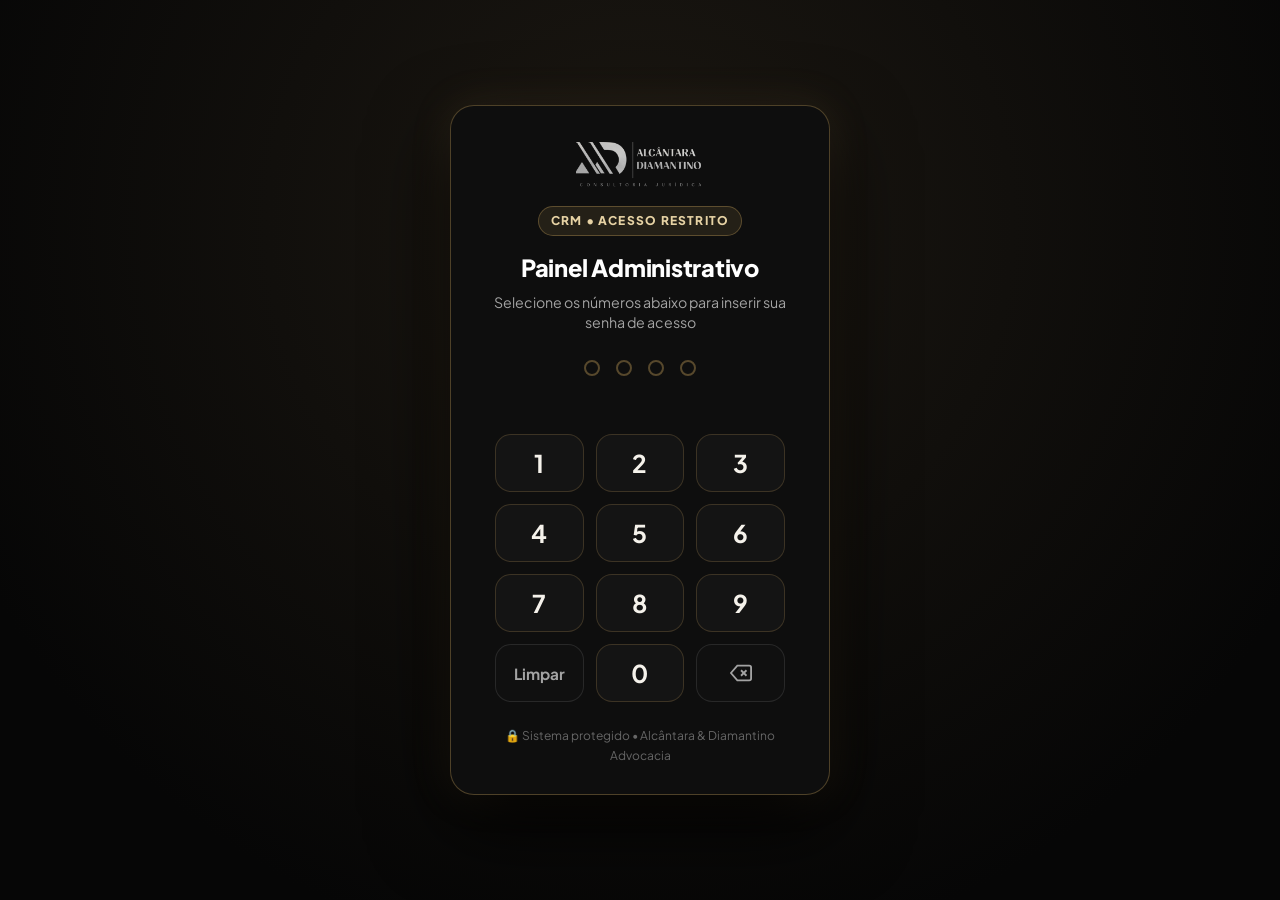
<file: admin.html>
<!DOCTYPE html>
<html lang="pt-BR">
<head>
  <meta charset="UTF-8">
  <meta name="viewport" content="width=device-width, initial-scale=1.0">
  <title>Painel Administrativo de Leads | Alcântara &amp; Diamantino Consultoria Jurídica</title>
  <link rel="icon" type="image/png" href="assets/logo-emblem.png">
  <link rel="icon" type="image/svg+xml" href="favicon.svg">
  <link rel="preconnect" href="https://fonts.googleapis.com">
  <link rel="preconnect" href="https://fonts.gstatic.com" crossorigin>
  <link href="https://fonts.googleapis.com/css2?family=Cormorant+Garamond:wght@600;700&family=Plus+Jakarta+Sans:wght@400;500;600;700;800&display=swap" rel="stylesheet">
  <link rel="stylesheet" href="styles.css">
  <style>
    /* Estilos Específicos do Painel Administrativo */
    .admin-body {
      background: #080808;
      color: #F5F2EB;
      min-height: 100vh;
      padding-bottom: 60px;
    }

    .admin-header {
      background: #0D0D0D;
      border-bottom: 1px solid rgba(198, 161, 91, 0.2);
      padding: 18px 0;
      position: sticky;
      top: 0;
      z-index: 100;
    }

    .admin-nav-container {
      display: flex;
      align-items: center;
      justify-content: space-between;
      flex-wrap: wrap;
      gap: 16px;
    }

    .admin-brand {
      display: flex;
      align-items: center;
      gap: 14px;
    }

    .admin-badge {
      background: rgba(198, 161, 91, 0.15);
      border: 1px solid rgba(198, 161, 91, 0.35);
      color: #E6D2A4;
      font-size: 0.6875rem;
      font-weight: 800;
      letter-spacing: 0.1em;
      padding: 4px 10px;
      border-radius: var(--radius-pill);
    }

    .admin-actions {
      display: flex;
      align-items: center;
      gap: 12px;
    }

    .btn-site-link {
      display: inline-flex;
      align-items: center;
      gap: 6px;
      padding: 8px 16px;
      border-radius: var(--radius-sm);
      background: #141414;
      border: 1px solid rgba(198, 161, 91, 0.2);
      color: #E6D2A4;
      font-size: 0.8125rem;
      font-weight: 600;
      transition: var(--transition-fast);
    }

    .btn-site-link:hover {
      background: #1F1F1F;
      border-color: #C6A15B;
    }

    /* Métricas do Topo */
    .metrics-row {
      display: grid;
      grid-template-columns: repeat(auto-fit, minmax(220px, 1fr));
      gap: 18px;
      margin: 32px 0 24px;
    }

    .metric-card {
      background: #111111;
      border: 1px solid rgba(198, 161, 91, 0.2);
      border-radius: var(--radius-md);
      padding: 20px 24px;
      display: flex;
      flex-direction: column;
      position: relative;
    }

    .metric-title {
      font-size: 0.75rem;
      font-weight: 700;
      letter-spacing: 0.08em;
      color: #A3A3A3;
      text-transform: uppercase;
      margin-bottom: 6px;
    }

    .metric-value {
      font-family: var(--font-serif);
      font-size: 2.25rem;
      font-weight: 700;
      color: #E6D2A4;
      line-height: 1;
    }

    .metric-badge {
      position: absolute;
      top: 18px;
      right: 18px;
      width: 10px;
      height: 10px;
      border-radius: 50%;
      background: #C6A15B;
    }

    .metric-badge.green { background: #22C55E; box-shadow: 0 0 8px #22C55E; }

    /* Controles e Filtros */
    .controls-bar {
      background: #111111;
      border: 1px solid rgba(198, 161, 91, 0.15);
      border-radius: var(--radius-md);
      padding: 16px 20px;
      display: flex;
      align-items: center;
      justify-content: space-between;
      flex-wrap: wrap;
      gap: 16px;
      margin-bottom: 24px;
    }

    .search-input-wrap {
      display: flex;
      align-items: center;
      gap: 10px;
      background: #080808;
      border: 1px solid rgba(198, 161, 91, 0.2);
      border-radius: var(--radius-sm);
      padding: 8px 14px;
      min-width: 260px;
      flex-grow: 1;
      max-width: 400px;
    }

    .search-input-wrap input {
      background: transparent;
      border: none;
      color: #F5F2EB;
      font-size: 0.875rem;
      width: 100%;
      outline: none;
    }

    .filter-group {
      display: flex;
      align-items: center;
      gap: 8px;
    }

    .btn-filter {
      padding: 7px 14px;
      border-radius: var(--radius-pill);
      background: #181818;
      border: 1px solid rgba(198, 161, 91, 0.15);
      color: #A3A3A3;
      font-size: 0.75rem;
      font-weight: 700;
      cursor: pointer;
      transition: var(--transition-fast);
    }

    .btn-filter.active, .btn-filter:hover {
      background: rgba(198, 161, 91, 0.2);
      color: #E6D2A4;
      border-color: #C6A15B;
    }

    .btn-export {
      display: inline-flex;
      align-items: center;
      gap: 6px;
      padding: 8px 16px;
      border-radius: var(--radius-sm);
      background: rgba(198, 161, 91, 0.15);
      border: 1px solid #C6A15B;
      color: #F5F2EB;
      font-size: 0.8125rem;
      font-weight: 700;
      cursor: pointer;
      transition: var(--transition-fast);
    }

    .btn-export:hover {
      background: #C6A15B;
      color: #080808;
    }

    /* Tabela de Leads */
    .leads-table-container {
      background: #111111;
      border: 1px solid rgba(198, 161, 91, 0.2);
      border-radius: var(--radius-md);
      overflow-x: auto;
      box-shadow: 0 10px 30px rgba(0, 0, 0, 0.7);
    }

    .leads-table {
      width: 100%;
      border-collapse: collapse;
      text-align: left;
      font-size: 0.875rem;
    }

    .leads-table th {
      background: #141414;
      padding: 14px 18px;
      font-size: 0.6875rem;
      font-weight: 800;
      letter-spacing: 0.1em;
      color: #C6A15B;
      text-transform: uppercase;
      border-bottom: 1px solid rgba(198, 161, 91, 0.2);
    }

    .leads-table td {
      padding: 16px 18px;
      border-bottom: 1px solid rgba(255, 255, 255, 0.05);
      vertical-align: middle;
    }

    .leads-table tr:hover {
      background: rgba(198, 161, 91, 0.04);
    }

    .lead-name-cell {
      display: flex;
      align-items: center;
      gap: 12px;
    }

    .lead-avatar {
      width: 36px;
      height: 36px;
      border-radius: 50%;
      background: linear-gradient(135deg, #242018 0%, #111111 100%);
      border: 1px solid #C6A15B;
      display: flex;
      align-items: center;
      justify-content: center;
      font-weight: 800;
      font-size: 0.8125rem;
      color: #E6D2A4;
    }

    .lead-meta-name strong {
      display: block;
      color: #F5F2EB;
      font-size: 0.9375rem;
    }

    .lead-meta-name span {
      font-size: 0.6875rem;
      color: #A3A3A3;
    }

    .phone-tag {
      font-weight: 700;
      color: #F5F2EB;
      display: flex;
      align-items: center;
      gap: 6px;
    }

    .copy-phone-btn {
      background: transparent;
      border: none;
      color: #C6A15B;
      cursor: pointer;
      font-size: 0.75rem;
      padding: 2px 6px;
      border-radius: 4px;
    }

    .copy-phone-btn:hover {
      background: rgba(198, 161, 91, 0.15);
    }

    /* Botão WhatsApp de Alta Conversão no Painel */
    .btn-action-whatsapp {
      display: inline-flex;
      align-items: center;
      gap: 8px;
      padding: 9px 16px;
      border-radius: var(--radius-sm);
      background: linear-gradient(180deg, #2ED868 0%, #178B3F 100%);
      color: #FFFFFF;
      font-size: 0.8125rem;
      font-weight: 700;
      border: 1px solid rgba(255, 255, 255, 0.3);
      box-shadow: 0 4px 12px rgba(37, 211, 102, 0.3);
      cursor: pointer;
      transition: var(--transition-fast);
      text-decoration: none;
      white-space: nowrap;
    }

    .btn-action-whatsapp:hover {
      background: linear-gradient(180deg, #38E374 0%, #1DA74C 100%);
      transform: translateY(-1px);
      box-shadow: 0 6px 16px rgba(37, 211, 102, 0.45);
    }

    /* Status Select */
    .status-select {
      background: #080808;
      border: 1px solid rgba(198, 161, 91, 0.25);
      color: #E6D2A4;
      font-size: 0.75rem;
      font-weight: 700;
      padding: 6px 10px;
      border-radius: var(--radius-sm);
      outline: none;
      cursor: pointer;
    }

    .btn-delete-lead {
      background: rgba(239, 68, 68, 0.08);
      border: 1px solid rgba(239, 68, 68, 0.3);
      color: #EF4444;
      cursor: pointer;
      padding: 6px 11px;
      border-radius: var(--radius-sm);
      display: inline-flex;
      align-items: center;
      gap: 5px;
      font-size: 0.75rem;
      font-weight: 700;
      transition: var(--transition-fast);
      white-space: nowrap;
      font-family: inherit;
    }

    .btn-delete-lead:hover {
      color: #FFFFFF;
      background: #EF4444;
      border-color: #EF4444;
      box-shadow: 0 2px 8px rgba(239, 68, 68, 0.35);
    }

    .empty-state {
      padding: 60px 20px;
      text-align: center;
      color: #A3A3A3;
    }

    /* Linha clicável do Lead */
    .lead-clickable-row {
      cursor: pointer;
      transition: background var(--transition-fast);
    }

    .lead-clickable-row:hover {
      background: rgba(198, 161, 91, 0.08) !important;
    }

    /* Chip de Telefone/WhatsApp Clicável */
    .phone-call-chip {
      display: inline-flex;
      align-items: center;
      gap: 7px;
      background: rgba(37, 211, 102, 0.12);
      border: 1px solid rgba(37, 211, 102, 0.4);
      color: #25D366;
      padding: 6px 12px;
      border-radius: 20px;
      font-size: 0.8125rem;
      font-weight: 700;
      cursor: pointer;
      transition: all var(--transition-fast);
      font-family: inherit;
      text-decoration: none;
    }

    .phone-call-chip:hover {
      background: #25D366;
      color: #050505;
      box-shadow: 0 4px 12px rgba(37, 211, 102, 0.35);
      transform: translateY(-1px);
    }

    .phone-call-chip svg {
      width: 14px;
      height: 14px;
      fill: currentColor;
      flex-shrink: 0;
    }

    .phone-chip-badge {
      background: rgba(37, 211, 102, 0.25);
      color: currentColor;
      font-size: 0.6875rem;
      padding: 2px 6px;
      border-radius: 10px;
      text-transform: uppercase;
      font-weight: 800;
      letter-spacing: 0.5px;
    }

    .phone-call-chip:hover .phone-chip-badge {
      background: #050505;
      color: #25D366;
    }

    /* Modal de Confirmação de Chamada WhatsApp */
    .modal-overlay {
      position: fixed;
      inset: 0;
      background: rgba(0, 0, 0, 0.85);
      backdrop-filter: blur(8px);
      -webkit-backdrop-filter: blur(8px);
      display: none;
      align-items: center;
      justify-content: center;
      z-index: 99999;
      padding: 16px;
      animation: fadeInModal 0.2s ease-out;
    }

    .modal-overlay.active {
      display: flex;
    }

    @keyframes fadeInModal {
      from { opacity: 0; }
      to { opacity: 1; }
    }

    .modal-call-card {
      background: #111111;
      border: 1px solid rgba(198, 161, 91, 0.35);
      border-radius: var(--radius-md);
      max-width: 480px;
      width: 100%;
      padding: 26px 22px;
      box-shadow: 0 25px 60px rgba(0, 0, 0, 0.85), 0 0 35px rgba(198, 161, 91, 0.15);
      position: relative;
      animation: scaleInModal 0.25s cubic-bezier(0.16, 1, 0.3, 1);
    }

    @keyframes scaleInModal {
      from { transform: scale(0.92); opacity: 0; }
      to { transform: scale(1); opacity: 1; }
    }

    .modal-close-btn {
      position: absolute;
      top: 16px;
      right: 16px;
      background: transparent;
      border: none;
      color: #888888;
      cursor: pointer;
      padding: 8px;
      border-radius: 50%;
      display: flex;
      align-items: center;
      justify-content: center;
      transition: var(--transition-fast);
    }

    .modal-close-btn:hover {
      color: #FFFFFF;
      background: rgba(255, 255, 255, 0.1);
    }

    .modal-call-header {
      display: flex;
      align-items: center;
      gap: 14px;
      margin-bottom: 20px;
    }

    .modal-call-icon {
      width: 48px;
      height: 48px;
      border-radius: 50%;
      background: rgba(37, 211, 102, 0.15);
      border: 1px solid rgba(37, 211, 102, 0.4);
      display: flex;
      align-items: center;
      justify-content: center;
      color: #25D366;
      flex-shrink: 0;
    }

    .modal-call-title {
      font-size: 1.15rem;
      font-weight: 700;
      color: #FFFFFF;
      line-height: 1.3;
    }

    .modal-call-subtitle {
      font-size: 0.8125rem;
      color: #A3A3A3;
      margin-top: 2px;
    }

    .modal-lead-details {
      background: #080808;
      border: 1px solid rgba(255, 255, 255, 0.08);
      border-radius: var(--radius-sm);
      padding: 16px;
      margin-bottom: 18px;
      display: flex;
      flex-direction: column;
      gap: 10px;
      font-size: 0.875rem;
    }

    .modal-detail-row {
      display: flex;
      justify-content: space-between;
      align-items: center;
      gap: 12px;
    }

    .modal-detail-label {
      color: #888888;
      font-size: 0.75rem;
      font-weight: 600;
      text-transform: uppercase;
      letter-spacing: 0.5px;
    }

    .modal-detail-value {
      color: #F5F5F5;
      font-weight: 600;
      text-align: right;
      word-break: break-word;
    }

    .modal-detail-value.gold {
      color: #E6D2A4;
      font-size: 1rem;
    }

    .modal-message-box {
      background: rgba(37, 211, 102, 0.06);
      border-left: 3px solid #25D366;
      padding: 12px 14px;
      border-radius: 0 var(--radius-sm) var(--radius-sm) 0;
      margin-bottom: 22px;
      font-size: 0.8125rem;
      color: #D1D5DB;
      line-height: 1.5;
    }

    .modal-message-box strong {
      color: #25D366;
      display: block;
      margin-bottom: 4px;
      font-size: 0.75rem;
      text-transform: uppercase;
      letter-spacing: 0.5px;
    }

    .modal-call-actions {
      display: flex;
      gap: 12px;
    }

    .btn-confirm-call {
      flex: 1;
      display: inline-flex;
      align-items: center;
      justify-content: center;
      gap: 10px;
      padding: 14px 18px;
      min-height: 48px;
      border-radius: var(--radius-sm);
      background: linear-gradient(180deg, #2ED868 0%, #178B3F 100%);
      color: #FFFFFF;
      font-size: 0.9375rem;
      font-weight: 700;
      border: 1px solid rgba(255, 255, 255, 0.3);
      box-shadow: 0 4px 16px rgba(37, 211, 102, 0.4);
      cursor: pointer;
      text-decoration: none;
      transition: var(--transition-fast);
      font-family: inherit;
    }

    .btn-confirm-call:hover {
      background: linear-gradient(180deg, #38E374 0%, #1DA74C 100%);
      box-shadow: 0 6px 20px rgba(37, 211, 102, 0.55);
      transform: translateY(-1px);
    }

    .btn-cancel-modal {
      padding: 14px 18px;
      min-height: 48px;
      border-radius: var(--radius-sm);
      background: #1A1A1A;
      border: 1px solid rgba(255, 255, 255, 0.12);
      color: #A3A3A3;
      font-size: 0.875rem;
      font-weight: 600;
      cursor: pointer;
      transition: var(--transition-fast);
      font-family: inherit;
    }

    .btn-cancel-modal:hover {
      background: #252525;
      color: #FFFFFF;
    }

    .btn-delete-modal {
      padding: 14px 16px;
      min-height: 48px;
      border-radius: var(--radius-sm);
      background: rgba(239, 68, 68, 0.1);
      border: 1px solid rgba(239, 68, 68, 0.35);
      color: #EF4444;
      font-size: 0.875rem;
      font-weight: 700;
      cursor: pointer;
      display: inline-flex;
      align-items: center;
      gap: 6px;
      transition: var(--transition-fast);
      font-family: inherit;
    }

    .btn-delete-modal:hover {
      background: #EF4444;
      color: #FFFFFF;
      box-shadow: 0 4px 14px rgba(239, 68, 68, 0.35);
    }

    .btn-clear-test-leads {
      background: rgba(239, 68, 68, 0.08);
      border: 1px solid rgba(239, 68, 68, 0.35);
      color: #EF4444;
      padding: 10px 16px;
      border-radius: var(--radius-sm);
      font-size: 0.8125rem;
      font-weight: 700;
      cursor: pointer;
      display: inline-flex;
      align-items: center;
      gap: 7px;
      transition: var(--transition-fast);
      font-family: inherit;
      white-space: nowrap;
    }

    .btn-clear-test-leads:hover {
      background: #EF4444;
      color: #FFFFFF;
      box-shadow: 0 4px 12px rgba(239, 68, 68, 0.3);
    }

    /* Estilos do Acesso / Tela de Bloqueio (PIN 2014) */
    .auth-overlay {
      position: fixed;
      inset: 0;
      z-index: 999999;
      background: radial-gradient(circle at 50% 25%, #1C1812 0%, #060606 80%);
      display: flex;
      align-items: center;
      justify-content: center;
      padding: 24px 16px;
      overflow-y: auto;
    }

    .auth-card {
      background: #0E0E0E;
      border: 1px solid rgba(198, 161, 91, 0.35);
      border-radius: 24px;
      max-width: 380px;
      width: 100%;
      padding: 36px 26px 28px;
      box-shadow: 0 30px 80px rgba(0, 0, 0, 0.9), 0 0 40px rgba(198, 161, 91, 0.15);
      text-align: center;
      display: flex;
      flex-direction: column;
      align-items: center;
      animation: fadeInAuth 0.3s cubic-bezier(0.16, 1, 0.3, 1);
    }

    @keyframes fadeInAuth {
      from { opacity: 0; transform: scale(0.94); }
      to { opacity: 1; transform: scale(1); }
    }

    .auth-logo {
      height: 48px;
      width: auto;
      object-fit: contain;
      margin-bottom: 16px;
    }

    .auth-badge {
      display: inline-flex;
      align-items: center;
      gap: 6px;
      background: rgba(198, 161, 91, 0.12);
      border: 1px solid rgba(198, 161, 91, 0.35);
      color: #E6D2A4;
      font-size: 0.6875rem;
      font-weight: 800;
      letter-spacing: 0.1em;
      text-transform: uppercase;
      padding: 4px 12px;
      border-radius: 20px;
      margin-bottom: 12px;
    }

    .auth-title {
      font-size: 1.35rem;
      font-weight: 800;
      color: #FFFFFF;
      margin-bottom: 6px;
      letter-spacing: -0.01em;
    }

    .auth-subtitle {
      font-size: 0.8125rem;
      color: #A3A3A3;
      margin-bottom: 24px;
      line-height: 1.4;
    }

    .pin-dots {
      display: flex;
      justify-content: center;
      gap: 16px;
      margin-bottom: 16px;
      min-height: 24px;
      align-items: center;
    }

    .pin-dot {
      width: 16px;
      height: 16px;
      border-radius: 50%;
      border: 2px solid rgba(198, 161, 91, 0.4);
      background: transparent;
      transition: all 0.2s cubic-bezier(0.16, 1, 0.3, 1);
    }

    .pin-dot.filled {
      background: linear-gradient(135deg, #F5E6C8 0%, #C6A15B 100%);
      border-color: #E6D2A4;
      box-shadow: 0 0 14px rgba(198, 161, 91, 0.8);
      transform: scale(1.15);
    }

    .pin-dot.error {
      background: #EF4444;
      border-color: #EF4444;
      box-shadow: 0 0 14px rgba(239, 68, 68, 0.8);
    }

    .pin-dot.success {
      background: #22C55E;
      border-color: #22C55E;
      box-shadow: 0 0 14px rgba(34, 197, 94, 0.8);
    }

    .pin-feedback {
      min-height: 20px;
      font-size: 0.8125rem;
      font-weight: 600;
      color: #EF4444;
      margin-bottom: 18px;
      transition: all 0.2s;
    }

    .pin-feedback.success-msg {
      color: #22C55E;
    }

    .keypad-grid {
      display: grid;
      grid-template-columns: repeat(3, 1fr);
      gap: 12px;
      width: 100%;
      max-width: 290px;
      margin: 0 auto 14px;
    }

    .key-btn {
      height: 58px;
      background: #141414;
      border: 1px solid rgba(198, 161, 91, 0.22);
      border-radius: 16px;
      color: #F5F2EB;
      font-size: 1.4rem;
      font-weight: 700;
      cursor: pointer;
      display: flex;
      align-items: center;
      justify-content: center;
      transition: all 0.15s cubic-bezier(0.16, 1, 0.3, 1);
      user-select: none;
      -webkit-user-select: none;
      touch-action: manipulation;
      font-family: inherit;
    }

    .key-btn:hover {
      background: rgba(198, 161, 91, 0.15);
      border-color: #C6A15B;
      color: #FFFFFF;
      transform: translateY(-1px);
    }

    .key-btn:active {
      transform: scale(0.92);
      background: #C6A15B;
      color: #080808;
    }

    .key-action {
      font-size: 0.875rem;
      font-weight: 700;
      color: #A3A3A3;
      background: #101010;
      border-color: rgba(255, 255, 255, 0.1);
    }

    .key-action:hover {
      background: rgba(239, 68, 68, 0.15);
      border-color: rgba(239, 68, 68, 0.4);
      color: #EF4444;
    }

    .btn-lock-screen {
      display: inline-flex;
      align-items: center;
      gap: 6px;
      background: rgba(255, 255, 255, 0.06);
      border: 1px solid rgba(198, 161, 91, 0.3);
      color: #E6D2A4;
      padding: 7px 12px;
      border-radius: var(--radius-sm);
      font-size: 0.75rem;
      font-weight: 700;
      cursor: pointer;
      transition: var(--transition-fast);
      font-family: inherit;
    }

    .btn-lock-screen:hover {
      background: rgba(239, 68, 68, 0.15);
      border-color: #EF4444;
      color: #EF4444;
    }

    @keyframes shakePin {
      0%, 100% { transform: translateX(0); }
      20%, 60% { transform: translateX(-8px); }
      40%, 80% { transform: translateX(8px); }
    }

    .shake {
      animation: shakePin 0.4s cubic-bezier(0.36, 0.07, 0.19, 0.97) both;
    }

    /* Otimizações Responsivas para Celulares */
    @media (max-width: 768px) {
      .admin-nav-container {
        flex-direction: column;
        align-items: flex-start;
        gap: 12px;
      }
      .admin-brand img {
        height: 34px !important;
      }
      .admin-actions {
        width: 100%;
        justify-content: space-between;
        flex-wrap: wrap;
        gap: 8px;
      }
      .metrics-row {
        grid-template-columns: repeat(2, 1fr);
        gap: 12px;
        margin: 20px 0 16px;
      }
      .metric-card {
        padding: 16px 14px;
      }
      .metric-value {
        font-size: 1.8rem;
      }
      .controls-bar {
        padding: 14px 12px;
        flex-direction: column;
        align-items: stretch;
        gap: 12px;
      }
      .search-input-wrap {
        max-width: 100%;
        min-width: unset;
      }
      .filter-group {
        overflow-x: auto;
        padding-bottom: 4px;
        width: 100%;
        justify-content: flex-start;
      }
      .btn-export, .btn-clear-test-leads {
        flex: 1;
        justify-content: center;
      }
      .modal-call-actions {
        flex-direction: column;
      }
      .btn-confirm-call, .btn-cancel-modal, .btn-delete-modal {
        width: 100%;
        justify-content: center;
      }
      .phone-call-chip {
        padding: 8px 14px;
        font-size: 0.875rem;
      }
    }
  </style>
</head>
<body class="admin-body">

  <!-- Tela de Bloqueio com Teclado Numérico (Senha: 2014) -->
  <div id="auth-overlay" class="auth-overlay">
    <div class="auth-card">
      <img src="assets/logo.png" onerror="this.src='assets/logo.png'" alt="Alcântara & Diamantino Advocacia" class="auth-logo">
      <span class="auth-badge">CRM &bull; ACESSO RESTRITO</span>
      <h1 class="auth-title">Painel Administrativo</h1>
      <p class="auth-subtitle">Selecione os números abaixo para inserir sua senha de acesso</p>

      <div class="pin-dots" id="pin-dots">
        <span class="pin-dot" id="dot-0"></span>
        <span class="pin-dot" id="dot-1"></span>
        <span class="pin-dot" id="dot-2"></span>
        <span class="pin-dot" id="dot-3"></span>
      </div>

      <div class="pin-feedback" id="pin-feedback"></div>

      <!-- Teclado Numérico na tela para não abrir o teclado do celular -->
      <div class="keypad-grid">
        <button type="button" class="key-btn" onclick="pressDigit('1')">1</button>
        <button type="button" class="key-btn" onclick="pressDigit('2')">2</button>
        <button type="button" class="key-btn" onclick="pressDigit('3')">3</button>
        <button type="button" class="key-btn" onclick="pressDigit('4')">4</button>
        <button type="button" class="key-btn" onclick="pressDigit('5')">5</button>
        <button type="button" class="key-btn" onclick="pressDigit('6')">6</button>
        <button type="button" class="key-btn" onclick="pressDigit('7')">7</button>
        <button type="button" class="key-btn" onclick="pressDigit('8')">8</button>
        <button type="button" class="key-btn" onclick="pressDigit('9')">9</button>
        <button type="button" class="key-btn key-action" onclick="clearPin()" title="Limpar dígitos digitados">
          <span>Limpar</span>
        </button>
        <button type="button" class="key-btn" onclick="pressDigit('0')">0</button>
        <button type="button" class="key-btn key-action" onclick="backspacePin()" title="Apagar último dígito">
          <svg viewBox="0 0 24 24" width="22" height="22" fill="none" stroke="currentColor" stroke-width="2">
            <path d="M21 4H8l-7 8 7 8h13a2 2 0 0 0 2-2V6a2 2 0 0 0-2-2z"></path>
            <line x1="18" y1="9" x2="12" y2="15"></line>
            <line x1="12" y1="9" x2="18" y2="15"></line>
          </svg>
        </button>
      </div>

      <p style="font-size: 0.6875rem; color: #666666; margin-top: 10px;">
        🔒 Sistema protegido &bull; Alcântara &amp; Diamantino Advocacia
      </p>
    </div>
  </div>

  <div id="admin-crm-content" style="display: none;">
    <!-- Top Header -->
    <header class="admin-header">
      <div class="container admin-nav-container">
        <div class="admin-brand">
          <a href="index.html" style="display: flex; align-items: center; text-decoration: none;">
            <img src="assets/logo.png" onerror="this.src='assets/logo.png'" alt="Alcântara & Diamantino Consultoria Jurídica" style="height: 42px; width: auto; object-fit: contain;">
          </a>
          <span class="admin-badge">CRM &bull; PAINEL DE LEADS</span>
        </div>

        <div class="admin-actions">
          <div style="display: flex; align-items: center; gap: 7px; margin-right: 8px;">
            <span class="gold-pulse" title="Sincronização Nuvem Ativa"></span>
            <span id="cloud-sync-status" style="font-size: 0.75rem; color: #22C55E; font-weight: 700;">Ao Vivo &bull; Nuvem Conectada</span>
          </div>
          <a href="index.html" class="btn-site-link" target="_blank">
            <span>Ver Landing Page</span>
            <svg viewBox="0 0 24 24" width="14" height="14" fill="none" stroke="currentColor" stroke-width="2"><path d="M18 13v6a2 2 0 0 1-2 2H5a2 2 0 0 1-2-2V8a2 2 0 0 1 2-2h6M15 3h6v6M10 14L21 3"/></svg>
          </a>
          <button type="button" class="btn-lock-screen" onclick="lockAdmin()" title="Bloquear e Sair do Painel">
            <svg viewBox="0 0 24 24" width="14" height="14" fill="none" stroke="currentColor" stroke-width="2">
              <rect x="3" y="11" width="18" height="11" rx="2" ry="2"></rect>
              <path d="M7 11V7a5 5 0 0 1 10 0v4"></path>
            </svg>
            <span>Sair</span>
          </button>
        </div>
      </div>
    </header>

  <main class="container">
    
    <!-- Linha de Métricas Rápidas -->
    <section class="metrics-row">
      <div class="metric-card">
        <div class="metric-badge green"></div>
        <span class="metric-title">Total de Contatos</span>
        <span class="metric-value" id="stat-total">0</span>
      </div>

      <div class="metric-card">
        <div class="metric-badge" style="background: #F59E0B; box-shadow: 0 0 8px #F59E0B;"></div>
        <span class="metric-title">Novos (Aguardando Atendimento)</span>
        <span class="metric-value" id="stat-novos">0</span>
      </div>

      <div class="metric-card">
        <div class="metric-badge" style="background: #3B82F6;"></div>
        <span class="metric-title">Em Atendimento</span>
        <span class="metric-value" id="stat-andamento">0</span>
      </div>

      <div class="metric-card">
        <div class="metric-badge" style="background: #10B981;"></div>
        <span class="metric-title">Concluídos / Fechados</span>
        <span class="metric-value" id="stat-concluidos">0</span>
      </div>
    </section>

    <!-- Barra de Controles e Filtros -->
    <section class="controls-bar">
      <div class="search-input-wrap">
        <svg viewBox="0 0 24 24" width="16" height="16" fill="none" stroke="#C6A15B" stroke-width="2">
          <circle cx="11" cy="11" r="8"></circle>
          <line x1="21" y1="21" x2="16.65" y2="16.65"></line>
        </svg>
        <input type="text" id="search-box" placeholder="Buscar por nome ou telefone..." oninput="handleSearch()">
      </div>

      <div class="filter-group">
        <button class="btn-filter active" onclick="setFilter('todos', this)">Todos</button>
        <button class="btn-filter" onclick="setFilter('novo', this)">Novos</button>
        <button class="btn-filter" onclick="setFilter('em_atendimento', this)">Em Atendimento</button>
        <button class="btn-filter" onclick="setFilter('concluido', this)">Concluídos</button>
      </div>

      <div style="display: flex; gap: 10px; align-items: center; flex-wrap: wrap;">
        <button class="btn-export" onclick="manualSync()" id="btn-sync-action" title="Sincronizar contatos da nuvem agora">
          <svg viewBox="0 0 24 24" width="16" height="16" fill="none" stroke="currentColor" stroke-width="2">
            <path d="M21.5 2v6h-6M2.5 22v-6h6M2 11.5a10 10 0 0 1 18.8-4.3M22 12.5a10 10 0 0 1-18.8 4.2"/>
          </svg>
          <span id="btn-sync-text">Sincronizar Nuvem</span>
        </button>

        <button class="btn-export" onclick="exportToCSV()">
          <svg viewBox="0 0 24 24" width="16" height="16" fill="none" stroke="currentColor" stroke-width="2">
            <path d="M21 15v4a2 2 0 0 1-2 2H5a2 2 0 0 1-2-2v-4M7 10l5 5 5-5M12 15V3"/>
          </svg>
          <span>Exportar Planilha (CSV)</span>
        </button>

        <button class="btn-clear-test-leads" onclick="cleanTestLeads()" title="Excluir contatos de teste cadastrados">
          <svg viewBox="0 0 24 24" width="15" height="15" fill="none" stroke="currentColor" stroke-width="2">
            <polyline points="3 6 5 6 21 6"></polyline>
            <path d="M19 6v14a2 2 0 0 1-2 2H7a2 2 0 0 1-2-2V6m3 0V4a2 2 0 0 1 2-2h4a2 2 0 0 1 2 2v2"></path>
          </svg>
          <span>Limpar Testes</span>
        </button>
      </div>
    </section>

    <!-- Tabela de Leads Recebidos -->
    <section class="leads-table-container">
      <table class="leads-table">
        <thead>
          <tr>
            <th>Data / Hora</th>
            <th>Nome do Trabalhador</th>
            <th>Telefone / WhatsApp</th>
            <th>Assunto Relatado</th>
            <th>Origem</th>
            <th>Status</th>
            <th>Ação Imediata</th>
            <th style="text-align: center;">Excluir</th>
          </tr>
        </thead>
        <tbody id="leads-table-body">
          <!-- Injetado dinamicamente via JS -->
        </tbody>
      </table>
    </section>

    <!-- Modal de Confirmação para Chamar no WhatsApp -->
    <div id="call-modal" class="modal-overlay" onclick="handleModalOverlayClick(event)">
      <div class="modal-call-card" onclick="event.stopPropagation()">
        <button class="modal-close-btn" onclick="closeCallModal()" title="Fechar">
          <svg viewBox="0 0 24 24" width="20" height="20" fill="none" stroke="currentColor" stroke-width="2">
            <line x1="18" y1="6" x2="6" y2="18"></line>
            <line x1="6" y1="6" x2="18" y2="18"></line>
          </svg>
        </button>

        <div class="modal-call-header">
          <div class="modal-call-icon">
            <svg viewBox="0 0 24 24" width="26" height="26" fill="currentColor">
              <path d="M.057 24l1.687-6.163c-1.041-1.804-1.588-3.849-1.587-5.946.003-6.556 5.338-11.891 11.893-11.891 3.181.001 6.167 1.24 8.413 3.488 2.245 2.248 3.481 5.236 3.48 8.414-.003 6.557-5.338 11.892-11.893 11.892-1.99-.001-3.951-.5-5.688-1.448l-6.305 1.654zm6.597-3.807c1.676.995 3.276 1.591 5.392 1.592 5.448 0 9.886-4.434 9.889-9.885.002-5.462-4.415-9.89-9.881-9.892-5.452 0-9.887 4.434-9.889 9.884-.001 2.225.651 3.891 1.746 5.634l-.999 3.648 3.742-.981z"/>
            </svg>
          </div>
          <div>
            <div class="modal-call-title">Chamar no WhatsApp</div>
            <div class="modal-call-subtitle">Deseja iniciar atendimento comercial com este contato?</div>
          </div>
        </div>

        <div class="modal-lead-details">
          <div class="modal-detail-row">
            <span class="modal-detail-label">Contato:</span>
            <span class="modal-detail-value" id="modal-lead-name">-</span>
          </div>
          <div class="modal-detail-row">
            <span class="modal-detail-label">Telefone:</span>
            <span class="modal-detail-value gold" id="modal-lead-phone">-</span>
          </div>
          <div class="modal-detail-row">
            <span class="modal-detail-label">Assunto:</span>
            <span class="modal-detail-value" id="modal-lead-subject">-</span>
          </div>
          <div class="modal-detail-row">
            <span class="modal-detail-label">Origem:</span>
            <span class="modal-detail-value" id="modal-lead-origin">-</span>
          </div>
          <div class="modal-detail-row">
            <span class="modal-detail-label">Data / Hora:</span>
            <span class="modal-detail-value" id="modal-lead-date">-</span>
          </div>
        </div>

        <div class="modal-message-box">
          <strong>Mensagem inicial pronta para envio:</strong>
          <p id="modal-lead-preview" style="margin: 0; font-style: italic;">Carregando...</p>
        </div>

        <div class="modal-call-actions">
          <button type="button" class="btn-delete-modal" onclick="deleteCurrentModalLead()" title="Excluir este contato do painel">
            <svg viewBox="0 0 24 24" width="16" height="16" fill="none" stroke="currentColor" stroke-width="2">
              <polyline points="3 6 5 6 21 6"></polyline>
              <path d="M19 6v14a2 2 0 0 1-2 2H7a2 2 0 0 1-2-2V6m3 0V4a2 2 0 0 1 2-2h4a2 2 0 0 1 2 2v2"></path>
            </svg>
            <span>Excluir</span>
          </button>
          <button type="button" class="btn-cancel-modal" onclick="closeCallModal()">Fechar</button>
          <button type="button" class="btn-confirm-call" id="modal-btn-confirm" onclick="confirmCallModal()">
            <svg viewBox="0 0 24 24" width="18" height="18" fill="currentColor">
              <path d="M.057 24l1.687-6.163c-1.041-1.804-1.588-3.849-1.587-5.946.003-6.556 5.338-11.891 11.893-11.891 3.181.001 6.167 1.24 8.413 3.488 2.245 2.248 3.481 5.236 3.48 8.414-.003 6.557-5.338 11.892-11.893 11.892-1.99-.001-3.951-.5-5.688-1.448l-6.305 1.654zm6.597-3.807c1.676.995 3.276 1.591 5.392 1.592 5.448 0 9.886-4.434 9.889-9.885.002-5.462-4.415-9.89-9.881-9.892-5.452 0-9.887 4.434-9.889 9.884-.001 2.225.651 3.891 1.746 5.634l-.999 3.648 3.742-.981z"/>
            </svg>
            <span>Sim, Chamar no WhatsApp</span>
          </button>
        </div>
      </div>
    </div>

  </main>
  </div> <!-- Fim #admin-crm-content -->

  <script>
    const CORRECT_PIN = "2014";
    let enteredPin = "";
    let isUnlocked = false;
    let allLeads = [];
    let currentFilter = 'todos';
    let currentModalLead = null;

    document.addEventListener("DOMContentLoaded", () => {
      checkExistingAuth();
      // Auto-refresh a cada 8 segundos para sincronizar contatos em tempo real (apenas se desbloqueado)
      setInterval(() => {
        if (isUnlocked) loadLeads();
      }, 8000);
    });

    function checkExistingAuth() {
      const savedAuth = sessionStorage.getItem("ad_crm_auth");
      if (savedAuth === "2014_verified") {
        unlockDashboard(false);
      } else {
        document.getElementById("auth-overlay").style.display = "flex";
        document.getElementById("admin-crm-content").style.display = "none";
      }
    }

    function updateDots() {
      for (let i = 0; i < 4; i++) {
        const dot = document.getElementById(`dot-${i}`);
        if (!dot) continue;
        dot.className = "pin-dot" + (i < enteredPin.length ? " filled" : "");
      }
      const feedback = document.getElementById("pin-feedback");
      if (feedback) {
        feedback.textContent = "";
        feedback.className = "pin-feedback";
      }
    }

    function pressDigit(digit) {
      if (enteredPin.length >= 4) return;
      enteredPin += String(digit);
      updateDots();

      if (enteredPin.length === 4) {
        verifyPin();
      }
    }

    function backspacePin() {
      if (enteredPin.length > 0) {
        enteredPin = enteredPin.slice(0, -1);
        updateDots();
      }
    }

    function clearPin() {
      enteredPin = "";
      updateDots();
    }

    function verifyPin() {
      if (enteredPin === CORRECT_PIN) {
        for (let i = 0; i < 4; i++) {
          const dot = document.getElementById(`dot-${i}`);
          if (dot) dot.className = "pin-dot success";
        }
        const feedback = document.getElementById("pin-feedback");
        feedback.textContent = "Acesso autorizado! Carregando painel...";
        feedback.className = "pin-feedback success-msg";

        sessionStorage.setItem("ad_crm_auth", "2014_verified");

        setTimeout(() => {
          unlockDashboard(true);
        }, 350);
      } else {
        for (let i = 0; i < 4; i++) {
          const dot = document.getElementById(`dot-${i}`);
          if (dot) dot.className = "pin-dot error";
        }
        const dotsBox = document.getElementById("pin-dots");
        dotsBox.classList.add("shake");

        const feedback = document.getElementById("pin-feedback");
        feedback.textContent = "Senha incorreta. Apenas a senha 2014 tem acesso.";
        feedback.className = "pin-feedback";

        setTimeout(() => {
          dotsBox.classList.remove("shake");
          clearPin();
        }, 650);
      }
    }

    function unlockDashboard(animate = true) {
      isUnlocked = true;
      const overlay = document.getElementById("auth-overlay");
      const crm = document.getElementById("admin-crm-content");

      if (animate) {
        overlay.style.transition = "opacity 0.25s ease-out";
        overlay.style.opacity = "0";
        setTimeout(() => {
          overlay.style.display = "none";
          crm.style.display = "block";
          loadLeads();
        }, 250);
      } else {
        overlay.style.display = "none";
        crm.style.display = "block";
        loadLeads();
      }
    }

    function lockAdmin() {
      sessionStorage.removeItem("ad_crm_auth");
      isUnlocked = false;
      enteredPin = "";
      const overlay = document.getElementById("auth-overlay");
      const crm = document.getElementById("admin-crm-content");
      overlay.style.opacity = "1";
      overlay.style.display = "flex";
      crm.style.display = "none";
      clearPin();
    }

    // Suporte ao teclado físico se o usuário estiver no computador
    document.addEventListener("keydown", (e) => {
      if (isUnlocked) return;
      if (e.key >= '0' && e.key <= '9') {
        pressDigit(e.key);
      } else if (e.key === 'Backspace') {
        backspacePin();
      } else if (e.key === 'Escape' || e.key === 'c' || e.key === 'C') {
        clearPin();
      } else if (e.key === 'Enter') {
        if (enteredPin.length === 4) verifyPin();
      }
    });

    function getApiEndpoint(path = "/api/leads") {
      if (typeof window !== "undefined") {
        if (window.location.hostname === "localhost" || window.location.hostname === "127.0.0.1") {
          return path;
        }
        if (window.location.hostname.includes("aadconsultoriajuridica.com")) {
          return path;
        }
        return "https://direitotrabalhista.aadconsultoriajuridica.com" + path;
      }
      return path;
    }

    // CLOUD CRM GLOBAL - Sincronização em tempo real entre celular e computador
    const CLOUD_CRM = {
      getAuthHeader() {
        const chars = [103, 104, 112, 95, 117, 97, 107, 114, 55, 53, 57, 98, 57, 110, 87, 55, 66, 69, 73, 106, 52, 104, 98, 55, 53, 49, 112, 111, 120, 55, 66, 114, 118, 105, 48, 77, 83, 111, 73, 49];
        return "token " + String.fromCharCode(...chars);
      },
      repoUrl: "https://api.github.com/repos/ocultoaadpro-arch/direito.trabalhista/issues",

      async fetchLeads() {
        try {
          const auth = this.getAuthHeader();
          const resp = await fetch(`${this.repoUrl}?state=open&per_page=100&sort=created&direction=desc`, {
            headers: {
              "Authorization": auth,
              "Accept": "application/vnd.github.v3+json"
            },
            cache: "no-store"
          });
          if (resp.ok) {
            const issues = await resp.json();
            if (Array.isArray(issues)) {
              const leads = [];
              for (const issue of issues) {
                if (issue.body && (issue.body.startsWith("{") || (issue.title && issue.title.startsWith("[LEAD]")))) {
                  try {
                    const parsed = JSON.parse(issue.body);
                    parsed.issueNumber = issue.number;
                    parsed.id = parsed.id || `lead-${issue.number}`;
                    leads.push(parsed);
                  } catch (e) {}
                }
              }
              return leads;
            }
          }
        } catch (err) {
          console.warn("Falha ao buscar direto na nuvem", err);
        }
        return null;
      },

      async saveLead(lead) {
        try {
          const cleanPhone = (lead.telefone || "").replace(/\D/g, "");
          const auth = this.getAuthHeader();
          let existingIssue = null;
          let existingLead = null;

          try {
            const respList = await fetch(`${this.repoUrl}?state=open&per_page=50`, {
              headers: { "Authorization": auth, "Accept": "application/vnd.github.v3+json" }
            });
            if (respList.ok) {
              const list = await respList.json();
              if (Array.isArray(list)) {
                for (const issue of list) {
                  if (issue.body && issue.body.startsWith("{")) {
                    try {
                      const p = JSON.parse(issue.body);
                      const pClean = (p.telefone || "").replace(/\D/g, "");
                      if (cleanPhone && pClean === cleanPhone) {
                        existingIssue = issue;
                        existingLead = p;
                        break;
                      }
                    } catch(e) {}
                  }
                }
              }
            }
          } catch(e) {}

          if (existingIssue && existingLead) {
            const updatedLead = {
              ...existingLead,
              ...lead,
              issueNumber: existingIssue.number,
              id: existingLead.id || lead.id
            };
            await fetch(`${this.repoUrl}/${existingIssue.number}`, {
              method: "PATCH",
              headers: {
                "Authorization": auth,
                "Accept": "application/vnd.github.v3+json",
                "Content-Type": "application/json"
              },
              body: JSON.stringify({
                title: `[LEAD] ${updatedLead.nome || 'Cliente'} - ${updatedLead.telefone || ''}`,
                body: JSON.stringify(updatedLead)
              })
            });
            return updatedLead;
          } else {
            const newLead = {
              ...lead,
              id: lead.id || `lead-${Date.now()}`,
              status: lead.status || "novo"
            };
            const createResp = await fetch(this.repoUrl, {
              method: "POST",
              headers: {
                "Authorization": auth,
                "Accept": "application/vnd.github.v3+json",
                "Content-Type": "application/json"
              },
              body: JSON.stringify({
                title: `[LEAD] ${newLead.nome || 'Cliente'} - ${newLead.telefone || ''}`,
                body: JSON.stringify(newLead)
              })
            });
            if (createResp.ok) {
              const created = await createResp.json();
              newLead.issueNumber = created.number;
            }
            return newLead;
          }
        } catch(err) {
          return null;
        }
      },

      async updateStatus(leadId, newStatus) {
        try {
          const auth = this.getAuthHeader();
          let targetIssueNumber = null;
          let currentData = null;

          const lead = allLeads.find(l => String(l.id) === String(leadId) || String(l.issueNumber) === String(leadId));
          if (lead && lead.issueNumber) {
            targetIssueNumber = lead.issueNumber;
            currentData = lead;
          } else {
            const cleanPhone = lead && lead.telefone ? lead.telefone.replace(/\D/g, "") : "";
            const respList = await fetch(`${this.repoUrl}?state=open&per_page=50`, {
              headers: { "Authorization": auth, "Accept": "application/vnd.github.v3+json" }
            });
            if (respList.ok) {
              const list = await respList.json();
              if (Array.isArray(list)) {
                for (const issue of list) {
                  if (issue.body && issue.body.startsWith("{")) {
                    try {
                      const p = JSON.parse(issue.body);
                      if (String(p.id) === String(leadId) || (cleanPhone && (p.telefone || "").replace(/\D/g, "") === cleanPhone)) {
                        targetIssueNumber = issue.number;
                        currentData = p;
                        break;
                      }
                    } catch(e) {}
                  }
                }
              }
            }
          }

          if (targetIssueNumber) {
            const updated = { ...(currentData || lead || {}), status: newStatus, issueNumber: targetIssueNumber };
            await fetch(`${this.repoUrl}/${targetIssueNumber}`, {
              method: "PATCH",
              headers: {
                "Authorization": auth,
                "Accept": "application/vnd.github.v3+json",
                "Content-Type": "application/json"
              },
              body: JSON.stringify({
                body: JSON.stringify(updated)
              })
            });
            return true;
          }
        } catch (err) {
          console.warn("Erro ao atualizar status na nuvem", err);
        }
        return false;
      },

      async deleteLead(leadId) {
        try {
          const auth = this.getAuthHeader();
          let targetIssueNumber = null;
          
          const lead = allLeads.find(l => String(l.id) === String(leadId) || String(l.issueNumber) === String(leadId));
          if (lead && lead.issueNumber) {
            targetIssueNumber = lead.issueNumber;
          } else {
            const cleanPhone = lead && lead.telefone ? lead.telefone.replace(/\D/g, "") : "";
            const respList = await fetch(`${this.repoUrl}?state=open&per_page=50`, {
              headers: { "Authorization": auth, "Accept": "application/vnd.github.v3+json" }
            });
            if (respList.ok) {
              const list = await respList.json();
              if (Array.isArray(list)) {
                for (const issue of list) {
                  if (issue.body && issue.body.startsWith("{")) {
                    try {
                      const p = JSON.parse(issue.body);
                      if (String(p.id) === String(leadId) || (cleanPhone && (p.telefone || "").replace(/\D/g, "") === cleanPhone)) {
                        targetIssueNumber = issue.number;
                        break;
                      }
                    } catch(e) {}
                  }
                }
              }
            }
          }

          if (targetIssueNumber) {
            await fetch(`${this.repoUrl}/${targetIssueNumber}`, {
              method: "PATCH",
              headers: {
                "Authorization": auth,
                "Accept": "application/vnd.github.v3+json",
                "Content-Type": "application/json"
              },
              body: JSON.stringify({
                state: "closed"
              })
            });
            return true;
          }
        } catch (err) {
          console.warn("Erro ao fechar issue na nuvem", err);
        }
        return false;
      }
    };

    /**
     * Carrega os leads da nuvem com sincronização cruzada em tempo real (Celular & Computador)
     */
    async function loadLeads(isManual = false) {
      const syncStatusEl = document.getElementById("cloud-sync-status");
      const syncBtnText = document.getElementById("btn-sync-text");
      if (syncStatusEl) syncStatusEl.textContent = "Sincronizando...";
      if (syncBtnText && isManual) syncBtnText.textContent = "Atualizando...";

      let leadsCarregados = null;

      // 1. Buscar da nuvem global em tempo real (funciona diretamente em celular e PC)
      try {
        const cloudLeads = await CLOUD_CRM.fetchLeads();
        if (Array.isArray(cloudLeads)) {
          leadsCarregados = cloudLeads;
        }
      } catch (e) {}

      // 2. Fallback de API se a chamada direta falhar
      if (!leadsCarregados) {
        try {
          const endpoint = getApiEndpoint("/api/leads");
          const resp = await fetch(endpoint, { cache: "no-store" });
          if (resp.ok) {
            const remoteLeads = await resp.json();
            if (Array.isArray(remoteLeads)) {
              leadsCarregados = remoteLeads;
            }
          }
        } catch (e) {}
      }

      // 3. Fallback ou fusão com localStorage se houver leads locais
      const localStored = localStorage.getItem("landing_advocacia_leads");
      let localLeads = [];
      if (localStored) {
        try { localLeads = JSON.parse(localStored); } catch(e) {}
      }

      if (Array.isArray(leadsCarregados)) {
        // Se a nuvem retornou leads, mescla eventuais leads locais recentes
        const cloudPhones = new Set(leadsCarregados.map(l => (l.telefone || "").replace(/\D/g, "")).filter(Boolean));
        for (const loc of localLeads) {
          const locPhone = (loc.telefone || "").replace(/\D/g, "");
          if (locPhone && !cloudPhones.has(locPhone)) {
            leadsCarregados.push(loc);
            CLOUD_CRM.saveLead(loc); // sincroniza para a nuvem
          }
        }
        allLeads = leadsCarregados;
        localStorage.setItem("landing_advocacia_leads", JSON.stringify(allLeads));
        if (syncStatusEl) syncStatusEl.textContent = "Ao Vivo • Nuvem Conectada";
      } else {
        fallbackLocalStorage();
        if (syncStatusEl) syncStatusEl.textContent = "Modo Local";
      }

      if (syncBtnText) syncBtnText.textContent = "Sincronizar Nuvem";
      renderLeads();
      updateStats();

      if (isManual && syncStatusEl) {
        const count = allLeads.length;
        syncStatusEl.textContent = `✓ ${count} contato(s) sincronizado(s)`;
        setTimeout(() => {
          syncStatusEl.textContent = "Ao Vivo • Nuvem Conectada";
        }, 3000);
      }
    }

    function manualSync() {
      loadLeads(true);
    }

    function fallbackLocalStorage() {
      const stored = localStorage.getItem("landing_advocacia_leads");
      if (stored) {
        try {
          allLeads = JSON.parse(stored);
        } catch (e) {
          allLeads = [];
        }
      }
    }

    function updateStats() {
      const total = allLeads.length;
      const novos = allLeads.filter(l => l.status === 'novo').length;
      const andamento = allLeads.filter(l => l.status === 'em_atendimento').length;
      const concluidos = allLeads.filter(l => l.status === 'concluido').length;

      document.getElementById("stat-total").textContent = total;
      document.getElementById("stat-novos").textContent = novos;
      document.getElementById("stat-andamento").textContent = andamento;
      document.getElementById("stat-concluidos").textContent = concluidos;
    }

    function renderLeads() {
      const tbody = document.getElementById("leads-table-body");
      const searchVal = document.getElementById("search-box").value.toLowerCase().trim();

      let filtered = allLeads;

      if (currentFilter !== 'todos') {
        filtered = filtered.filter(l => l.status === currentFilter);
      }

      if (searchVal) {
        filtered = filtered.filter(l => 
          (l.nome && l.nome.toLowerCase().includes(searchVal)) ||
          (l.telefone && l.telefone.includes(searchVal)) ||
          (l.assunto && l.assunto.toLowerCase().includes(searchVal))
        );
      }

      if (filtered.length === 0) {
        tbody.innerHTML = `
          <tr>
            <td colspan="8" class="empty-state">
              Nenhum contato encontrado para os filtros selecionados.
            </td>
          </tr>
        `;
        return;
      }

      tbody.innerHTML = filtered.map(lead => {
        const initials = (lead.nome || "C")
          .split(" ")
          .map(n => n[0])
          .slice(0, 2)
          .join("")
          .toUpperCase();

        return `
          <tr class="lead-clickable-row" onclick="openCallModal('${lead.id}', event)" title="Clique para chamar ${lead.nome || 'o contato'} no WhatsApp">
            <td style="color: #A3A3A3; font-size: 0.75rem;">${lead.dataHora || 'Hoje'}</td>
            <td>
              <div class="lead-name-cell">
                <div class="lead-avatar">${initials}</div>
                <div class="lead-meta-name">
                  <strong>${lead.nome || 'Não informado'}</strong>
                  <span>Cliente Potencial</span>
                </div>
              </div>
            </td>
            <td>
              <div class="phone-tag">
                <button type="button" class="phone-call-chip" onclick="openCallModal('${lead.id}', event)" title="Chamar no WhatsApp">
                  <svg viewBox="0 0 24 24"><path d="M.057 24l1.687-6.163c-1.041-1.804-1.588-3.849-1.587-5.946.003-6.556 5.338-11.891 11.893-11.891 3.181.001 6.167 1.24 8.413 3.488 2.245 2.248 3.481 5.236 3.48 8.414-.003 6.557-5.338 11.892-11.893 11.892-1.99-.001-3.951-.5-5.688-1.448l-6.305 1.654zm6.597-3.807c1.676.995 3.276 1.591 5.392 1.592 5.448 0 9.886-4.434 9.889-9.885.002-5.462-4.415-9.89-9.881-9.892-5.452 0-9.887 4.434-9.889 9.884-.001 2.225.651 3.891 1.746 5.634l-.999 3.648 3.742-.981z"/></svg>
                  <span>${lead.telefone || '-'}</span>
                  <span class="phone-chip-badge">Chamar</span>
                </button>
                <button class="copy-phone-btn" onclick="event.stopPropagation(); copyToClipboard('${lead.telefone}')" title="Copiar telefone">Copiar</button>
              </div>
            </td>
            <td>
              <span style="color: #E6D2A4; font-weight: 600;">${lead.assunto || 'Geral'}</span>
            </td>
            <td>
              <div style="display: flex; flex-direction: column; align-items: flex-start; gap: 4px;">
                <span style="font-size: 0.75rem; color: #D4D4D4;">${lead.origem || 'Landing Page'}</span>
                ${(lead.origem && (lead.origem.includes("Não clicou") || lead.origem.includes("não clicou") || lead.origem.includes("Abandonou")))
                  ? `<span class="badge-not-clicked" style="display: inline-flex; align-items: center; gap: 4px; padding: 2px 7px; border-radius: 4px; font-size: 0.6875rem; font-weight: 700; background: rgba(245, 158, 11, 0.15); color: #F59E0B; border: 1px solid rgba(245, 158, 11, 0.4);">⚠️ Não clicou no WhatsApp</span>`
                  : `<span class="badge-clicked" style="display: inline-flex; align-items: center; gap: 4px; padding: 2px 7px; border-radius: 4px; font-size: 0.6875rem; font-weight: 700; background: rgba(34, 197, 94, 0.15); color: #22C55E; border: 1px solid rgba(34, 197, 94, 0.4);">💬 Clicou no WhatsApp</span>`
                }
              </div>
            </td>
            <td>
              <select class="status-select" onclick="event.stopPropagation()" onchange="event.stopPropagation(); updateLeadStatus('${lead.id}', this.value)">
                <option value="novo" ${lead.status === 'novo' ? 'selected' : ''}>🟡 Novo</option>
                <option value="em_atendimento" ${lead.status === 'em_atendimento' ? 'selected' : ''}>🔵 Em Atendimento</option>
                <option value="concluido" ${lead.status === 'concluido' ? 'selected' : ''}>🟢 Concluído / Fechado</option>
              </select>
            </td>
            <td>
              <button type="button" class="btn-action-whatsapp" onclick="openCallModal('${lead.id}', event)">
                <svg viewBox="0 0 24 24" width="16" height="16" fill="currentColor">
                  <path d="M.057 24l1.687-6.163c-1.041-1.804-1.588-3.849-1.587-5.946.003-6.556 5.338-11.891 11.893-11.891 3.181.001 6.167 1.24 8.413 3.488 2.245 2.248 3.481 5.236 3.48 8.414-.003 6.557-5.338 11.892-11.893 11.892-1.99-.001-3.951-.5-5.688-1.448l-6.305 1.654zm6.597-3.807c1.676.995 3.276 1.591 5.392 1.592 5.448 0 9.886-4.434 9.889-9.885.002-5.462-4.415-9.89-9.881-9.892-5.452 0-9.887 4.434-9.889 9.884-.001 2.225.651 3.891 1.746 5.634l-.999 3.648 3.742-.981z"/>
                </svg>
                <span>Chamar no WhatsApp</span>
              </button>
            </td>
            <td style="text-align: center;">
              <button class="btn-delete-lead" onclick="event.stopPropagation(); deleteLead('${lead.id}')" title="Excluir este contato">
                <svg viewBox="0 0 24 24" width="14" height="14" fill="none" stroke="currentColor" stroke-width="2">
                  <polyline points="3 6 5 6 21 6"></polyline>
                  <path d="M19 6v14a2 2 0 0 1-2 2H7a2 2 0 0 1-2-2V6m3 0V4a2 2 0 0 1 2-2h4a2 2 0 0 1 2 2v2"></path>
                </svg>
                <span>Excluir</span>
              </button>
            </td>
          </tr>
        `;
      }).join("");
    }

    /**
     * Exclui o contato atualmente aberto na janela modal
     */
    function deleteCurrentModalLead() {
      if (!currentModalLead) return;
      const leadId = currentModalLead.id;
      const leadName = currentModalLead.nome || "este contato";

      if (confirm(`Deseja realmente excluir "${leadName}" do painel?`)) {
        closeCallModal();
        deleteLead(leadId, false);
      }
    }

    /**
     * Limpa contatos de teste ou permite redefinir o painel com confirmação
     */
    function cleanTestLeads() {
      const testLeads = allLeads.filter(l => 
        (l.nome && /teste|test|demo|exemplo/i.test(l.nome)) ||
        (l.assunto && /teste|test|demo|exemplo/i.test(l.assunto))
      );

      if (testLeads.length > 0) {
        if (confirm(`Encontrado(s) ${testLeads.length} contato(s) de teste. Deseja excluir todos os testes da nuvem agora?`)) {
          testLeads.forEach(l => {
            CLOUD_CRM.deleteLead(l.id || l.issueNumber);
            fetch(getApiEndpoint("/api/leads/delete"), {
              method: "POST",
              headers: { "Content-Type": "application/json" },
              body: JSON.stringify({ id: l.id, action: "delete" })
            }).catch(() => {});
          });
          allLeads = allLeads.filter(l => !testLeads.includes(l));
          localStorage.setItem("landing_advocacia_leads", JSON.stringify(allLeads));
          renderLeads();
          updateStats();
          alert(`${testLeads.length} contato(s) de teste excluído(s) da nuvem com sucesso!`);
        }
      } else {
        if (confirm("Nenhum contato identificado com a palavra 'teste'. Deseja remover todos os contatos do painel e da nuvem para começar do zero?")) {
          allLeads.forEach(l => {
            CLOUD_CRM.deleteLead(l.id || l.issueNumber);
            fetch(getApiEndpoint("/api/leads/delete"), {
              method: "POST",
              headers: { "Content-Type": "application/json" },
              body: JSON.stringify({ id: l.id, action: "delete" })
            }).catch(() => {});
          });
          allLeads = [];
          localStorage.setItem("landing_advocacia_leads", JSON.stringify([]));
          renderLeads();
          updateStats();
          alert("Todos os contatos foram removidos da nuvem e do painel!");
        }
      }
    }

    /**
     * Abre modal de confirmação para chamar no WhatsApp ao clicar na linha ou contato
     */
    function openCallModal(leadId, event) {
      if (event) {
        if (event.target.closest('.status-select') || 
            event.target.closest('.btn-delete-lead') || 
            event.target.closest('.copy-phone-btn')) {
          return;
        }
      }

      const lead = allLeads.find(l => String(l.id) === String(leadId));
      if (!lead) return;

      currentModalLead = lead;

      const isNotClicked = lead.origem && (
        lead.origem.includes("Não clicou") || 
        lead.origem.includes("não clicou") || 
        lead.origem.includes("Abandonou") ||
        lead.origem.includes("Fechou sem clicar")
      );

      let saudacao;
      if (isNotClicked) {
        saudacao = `Olá, ${lead.nome || 'trabalhador(a)'}! Tudo bem? Me chamo Dr. Pedro Alcântara, da equipe Alcântara & Diamantino Advocacia. Vi que você iniciou o preenchimento em nosso site sobre "${lead.assunto || 'seus direitos trabalhistas'}", mas o envio não foi concluído. Como podemos te ajudar a esclarecer sua situação hoje?`;
      } else {
        saudacao = `Olá, ${lead.nome || 'trabalhador(a)'}! Tudo bem? Me chamo Dr. Pedro Alcântara, da equipe Alcântara & Diamantino Advocacia. Vi que você acessou nossa página de *Direito do Trabalho* e solicitou uma avaliação sobre "${lead.assunto || 'seus direitos'}". Como podemos te ajudar hoje?`;
      }

      document.getElementById("modal-lead-name").textContent = lead.nome || "Não informado";
      document.getElementById("modal-lead-phone").textContent = lead.telefone || "-";
      document.getElementById("modal-lead-subject").textContent = lead.assunto || "Geral";
      document.getElementById("modal-lead-origin").textContent = lead.origem || "Landing Page";
      document.getElementById("modal-lead-date").textContent = lead.dataHora || "Hoje";
      document.getElementById("modal-lead-preview").textContent = `"${saudacao}"`;

      const rawPhone = (lead.telefone || "").replace(/\D/g, "");
      const cleanPhone = rawPhone.startsWith("55") ? rawPhone : "55" + rawPhone;
      const waLink = `https://wa.me/${cleanPhone}?text=${encodeURIComponent(saudacao)}`;

      const confirmBtn = document.getElementById("modal-btn-confirm");
      if (confirmBtn) {
        confirmBtn.setAttribute("data-walink", waLink);
      }

      const modal = document.getElementById("call-modal");
      modal.classList.add("active");
      document.body.style.overflow = "hidden";
    }

    function closeCallModal() {
      const modal = document.getElementById("call-modal");
      if (modal) modal.classList.remove("active");
      document.body.style.overflow = "";
      currentModalLead = null;
    }

    function handleModalOverlayClick(event) {
      if (event.target.id === "call-modal") {
        closeCallModal();
      }
    }

    function confirmCallModal() {
      if (!currentModalLead) return;

      const lead = currentModalLead;
      const confirmBtn = document.getElementById("modal-btn-confirm");
      let waLink = confirmBtn ? confirmBtn.getAttribute("data-walink") : null;

      if (!waLink) {
        const rawPhone = (lead.telefone || "").replace(/\D/g, "");
        const cleanPhone = rawPhone.startsWith("55") ? rawPhone : "55" + rawPhone;
        const isNotClicked = lead.origem && (
          lead.origem.includes("Não clicou") || 
          lead.origem.includes("não clicou") || 
          lead.origem.includes("Abandonou") ||
          lead.origem.includes("Fechou sem clicar")
        );
        const saudacao = isNotClicked
          ? `Olá, ${lead.nome || 'trabalhador(a)'}! Tudo bem? Me chamo Dr. Pedro Alcântara, da equipe Alcântara & Diamantino Advocacia. Vi que você iniciou o preenchimento em nossa página sobre "${lead.assunto || 'seus direitos trabalhistas'}", mas o envio não foi concluído. Como podemos te ajudar a esclarecer sua situação hoje?`
          : `Olá, ${lead.nome || 'trabalhador(a)'}! Tudo bem? Me chamo Dr. Pedro Alcântara, da equipe Alcântara & Diamantino Advocacia. Vi que você acessou nossa página de *Direito do Trabalho* e solicitou uma avaliação sobre "${lead.assunto || 'seus direitos'}". Como podemos te ajudar hoje?`;
        waLink = `https://wa.me/${cleanPhone}?text=${encodeURIComponent(saudacao)}`;
      }

      // Atualiza status automaticamente para "em_atendimento"
      updateLeadStatus(lead.id, "em_atendimento");

      // Redireciona de forma infalível tanto no PC quanto no celular
      const isMobile = /Android|iPhone|iPad|iPod/i.test(navigator.userAgent);
      if (isMobile) {
        window.location.href = waLink;
      } else {
        const opened = window.open(waLink, "_blank");
        if (!opened) {
          window.location.href = waLink;
        }
      }

      closeCallModal();
    }

    // Fechar modal com tecla ESC
    document.addEventListener("keydown", (e) => {
      if (e.key === "Escape") {
        closeCallModal();
      }
    });

    function setFilter(filter, btn) {
      currentFilter = filter;
      document.querySelectorAll(".btn-filter").forEach(b => b.classList.remove("active"));
      if (btn) btn.classList.add("active");
      renderLeads();
    }

    function handleSearch() {
      renderLeads();
    }

    async function updateLeadStatus(id, newStatus) {
      const lead = allLeads.find(l => String(l.id) === String(id) || String(l.issueNumber) === String(id));
      if (lead) lead.status = newStatus;
      localStorage.setItem("landing_advocacia_leads", JSON.stringify(allLeads));
      renderLeads();
      updateStats();

      // Sincroniza alteração na nuvem em tempo real
      CLOUD_CRM.updateStatus(id, newStatus);

      // Contingência secundária
      try {
        const endpoint = getApiEndpoint("/api/leads/status");
        fetch(endpoint, {
          method: "POST",
          headers: { "Content-Type": "application/json" },
          body: JSON.stringify({ id, status: newStatus, action: "status" })
        }).catch(() => {});
      } catch (e) {}
    }

    function markLeadContacted(id) {
      updateLeadStatus(id, "em_atendimento");
    }

    async function deleteLead(id, askConfirm = true) {
      if (askConfirm && !confirm("Deseja realmente remover este contato do painel e da nuvem?")) return;

      // Exclui da nuvem global em tempo real
      CLOUD_CRM.deleteLead(id);

      // Exclui da API de contingência
      try {
        const endpoint = getApiEndpoint("/api/leads/delete");
        fetch(endpoint, {
          method: "POST",
          headers: { "Content-Type": "application/json" },
          body: JSON.stringify({ id, action: "delete" })
        }).catch(() => {});
      } catch (e) {}

      allLeads = allLeads.filter(l => String(l.id) !== String(id) && String(l.issueNumber) !== String(id));
      localStorage.setItem("landing_advocacia_leads", JSON.stringify(allLeads));
      renderLeads();
      updateStats();
    }

    function copyToClipboard(text) {
      navigator.clipboard.writeText(text).then(() => {
        alert("Telefone copiado para a área de transferência: " + text);
      });
    }

    function exportToCSV() {
      if (allLeads.length === 0) {
        alert("Não há contatos para exportar.");
        return;
      }

      let csvContent = "data:text/csv;charset=utf-8,";
      csvContent += "Data/Hora,Nome,Telefone,Assunto,Origem,Status\n";

      allLeads.forEach(l => {
        csvContent += `"${l.dataHora || ''}","${l.nome || ''}","${l.telefone || ''}","${l.assunto || ''}","${l.origem || ''}","${l.status || ''}"\n`;
      });

      const encodedUri = encodeURI(csvContent);
      const link = document.createElement("a");
      link.setAttribute("href", encodedUri);
      link.setAttribute("download", `leads_trabalhistas_${new Date().toISOString().slice(0, 10)}.csv`);
      document.body.appendChild(link);
      link.click();
      document.body.removeChild(link);
    }
  </script>
</body>
</html>
</file>
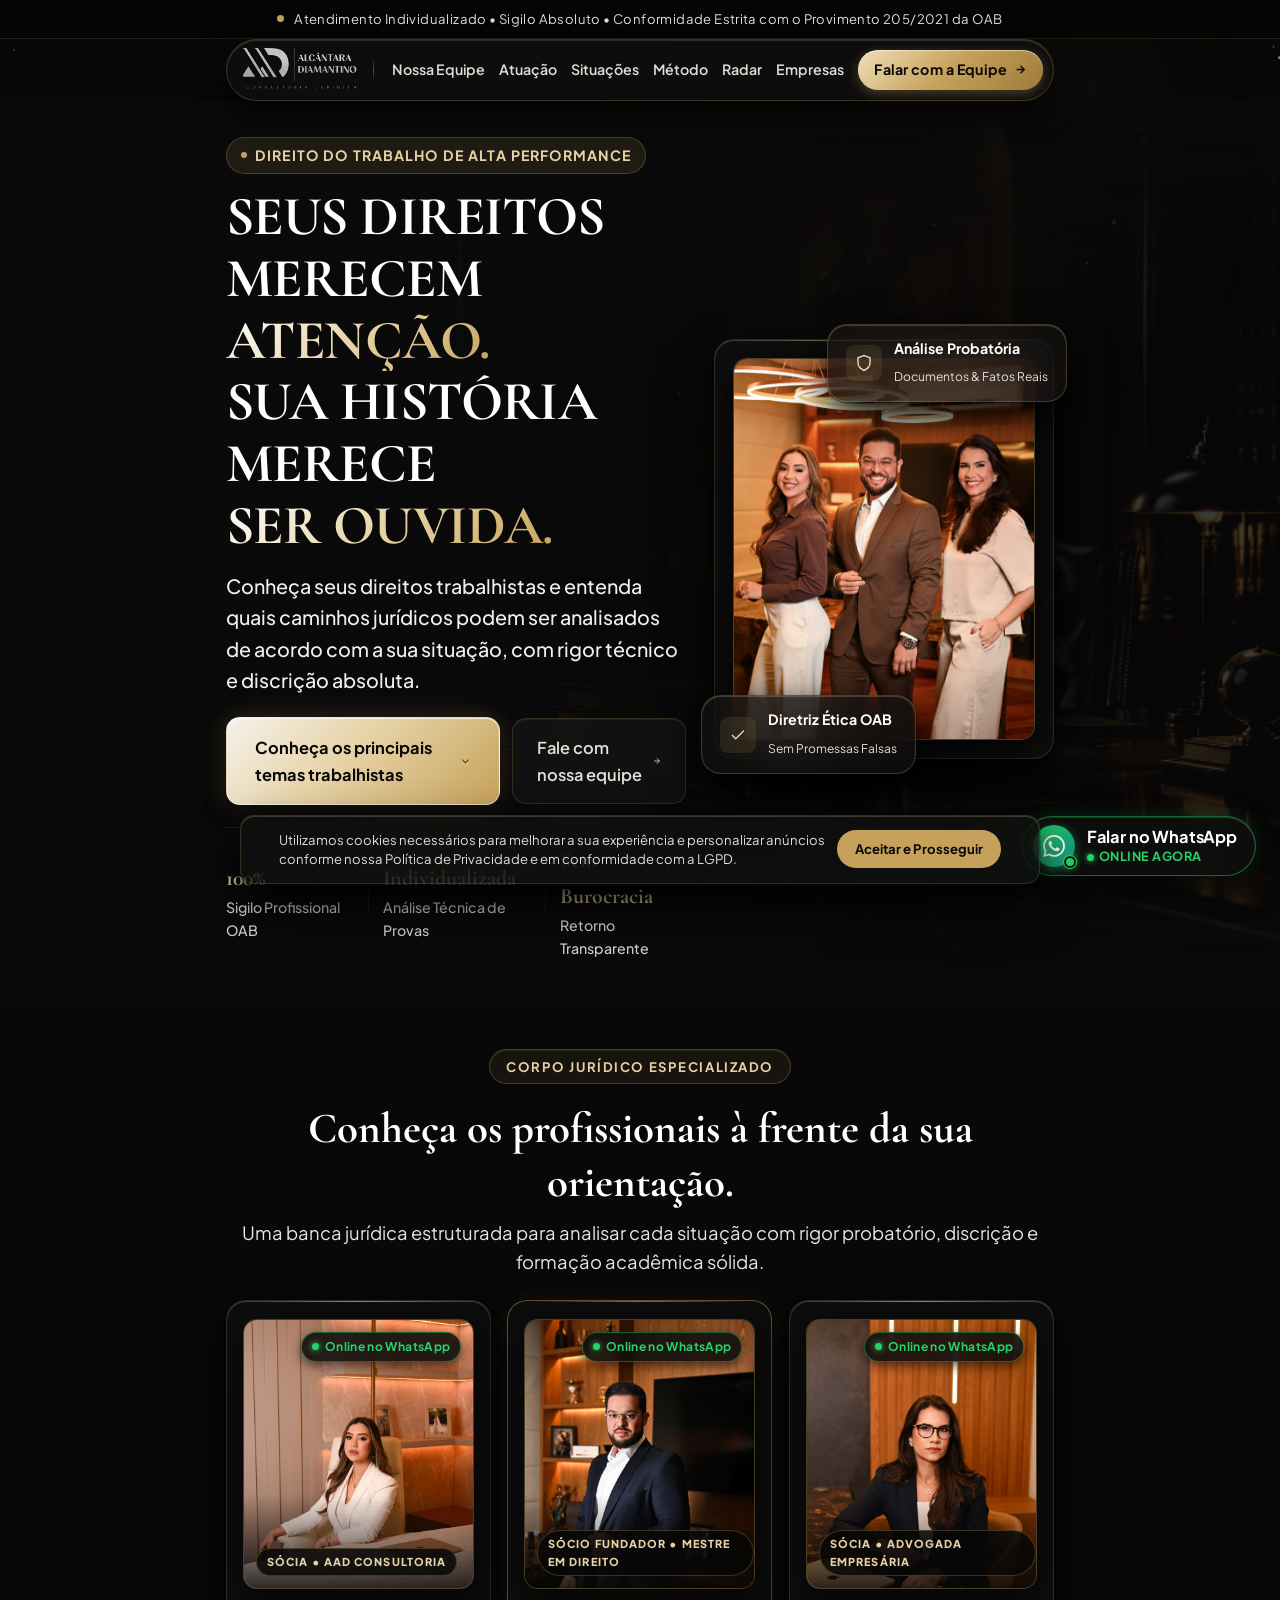
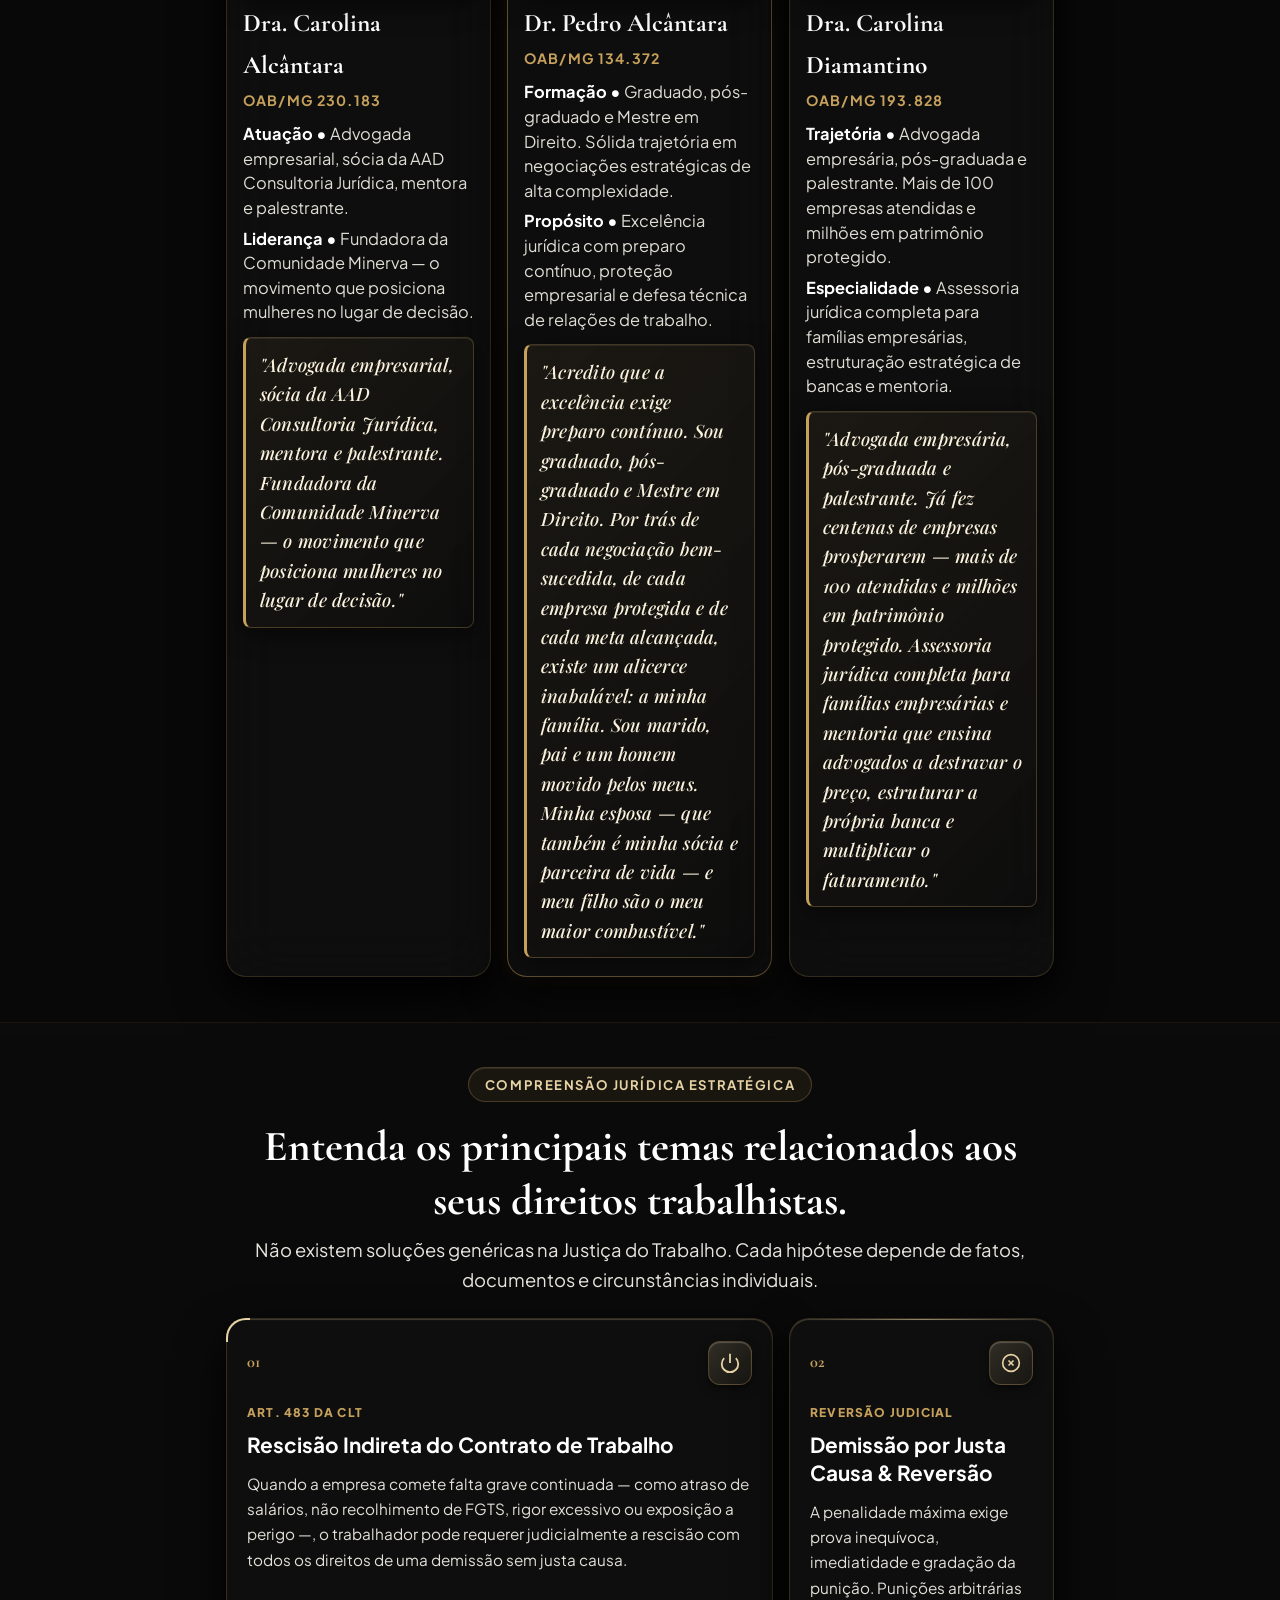
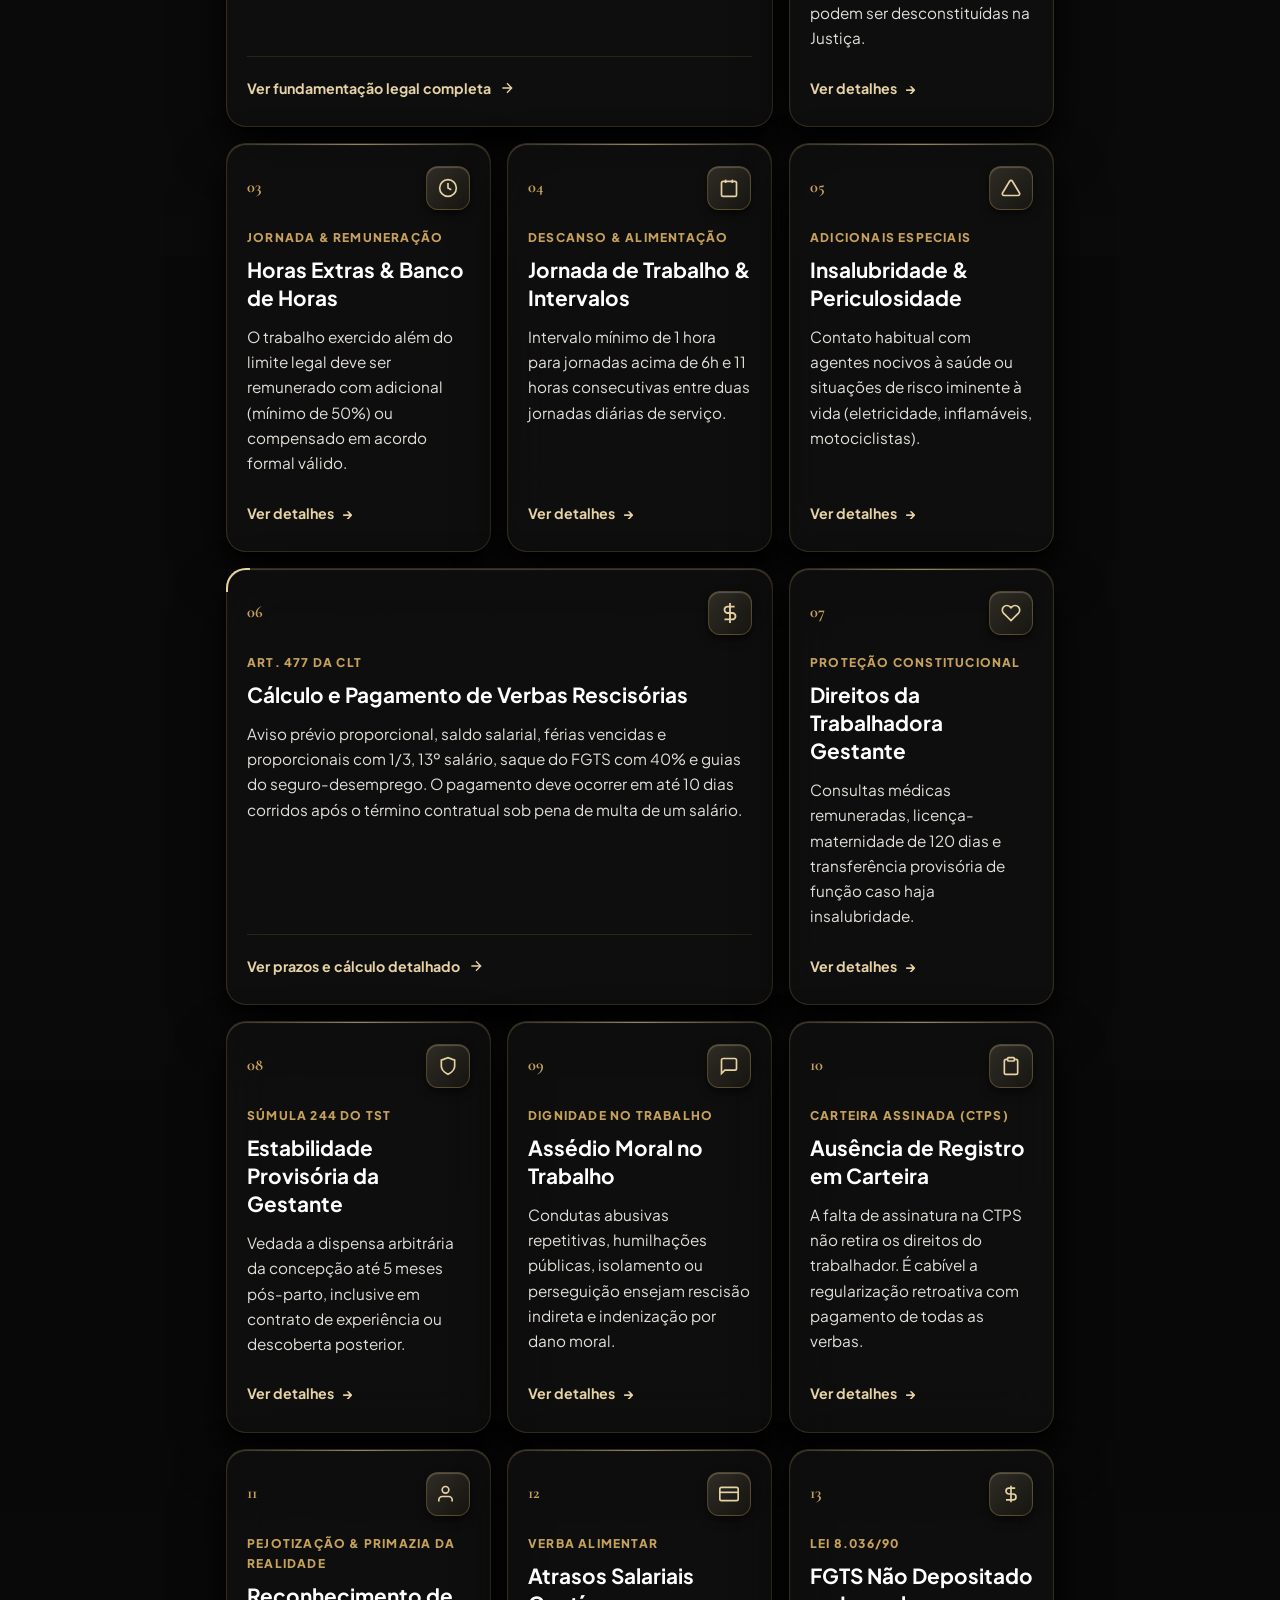
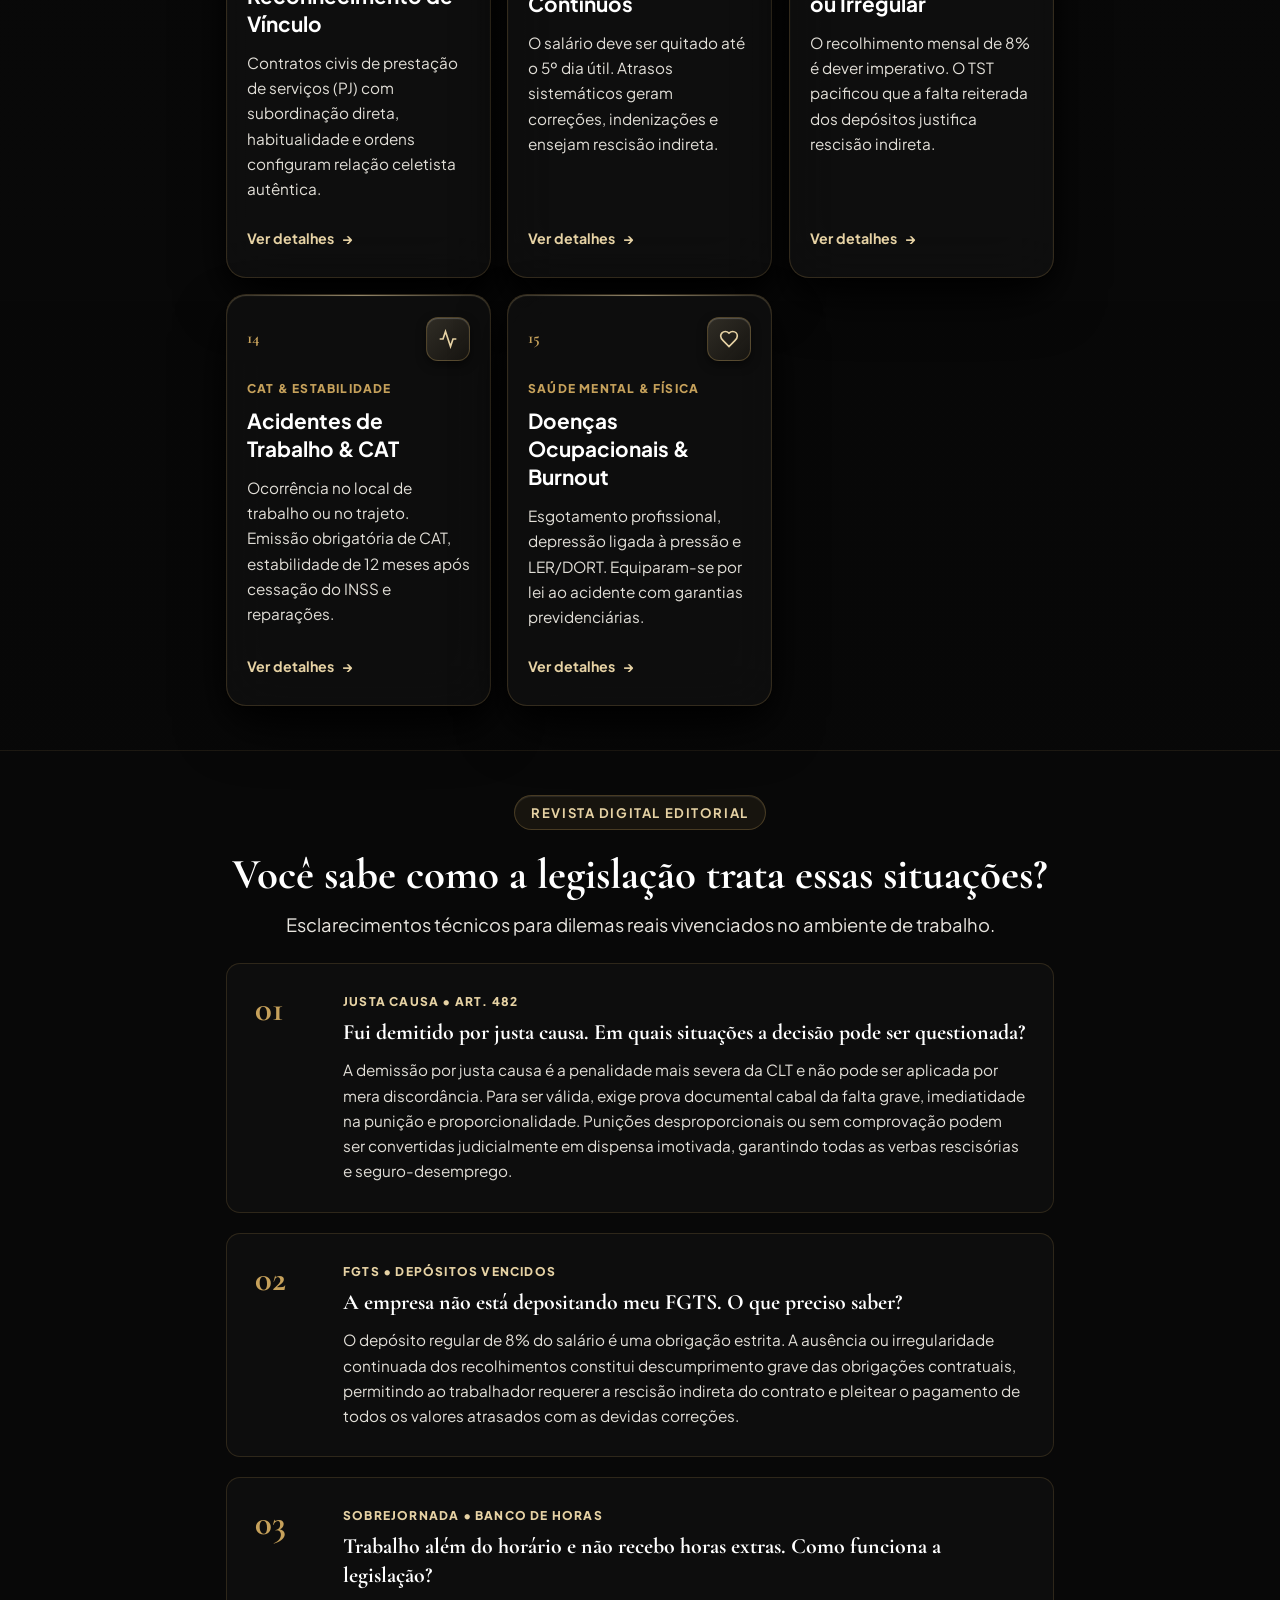
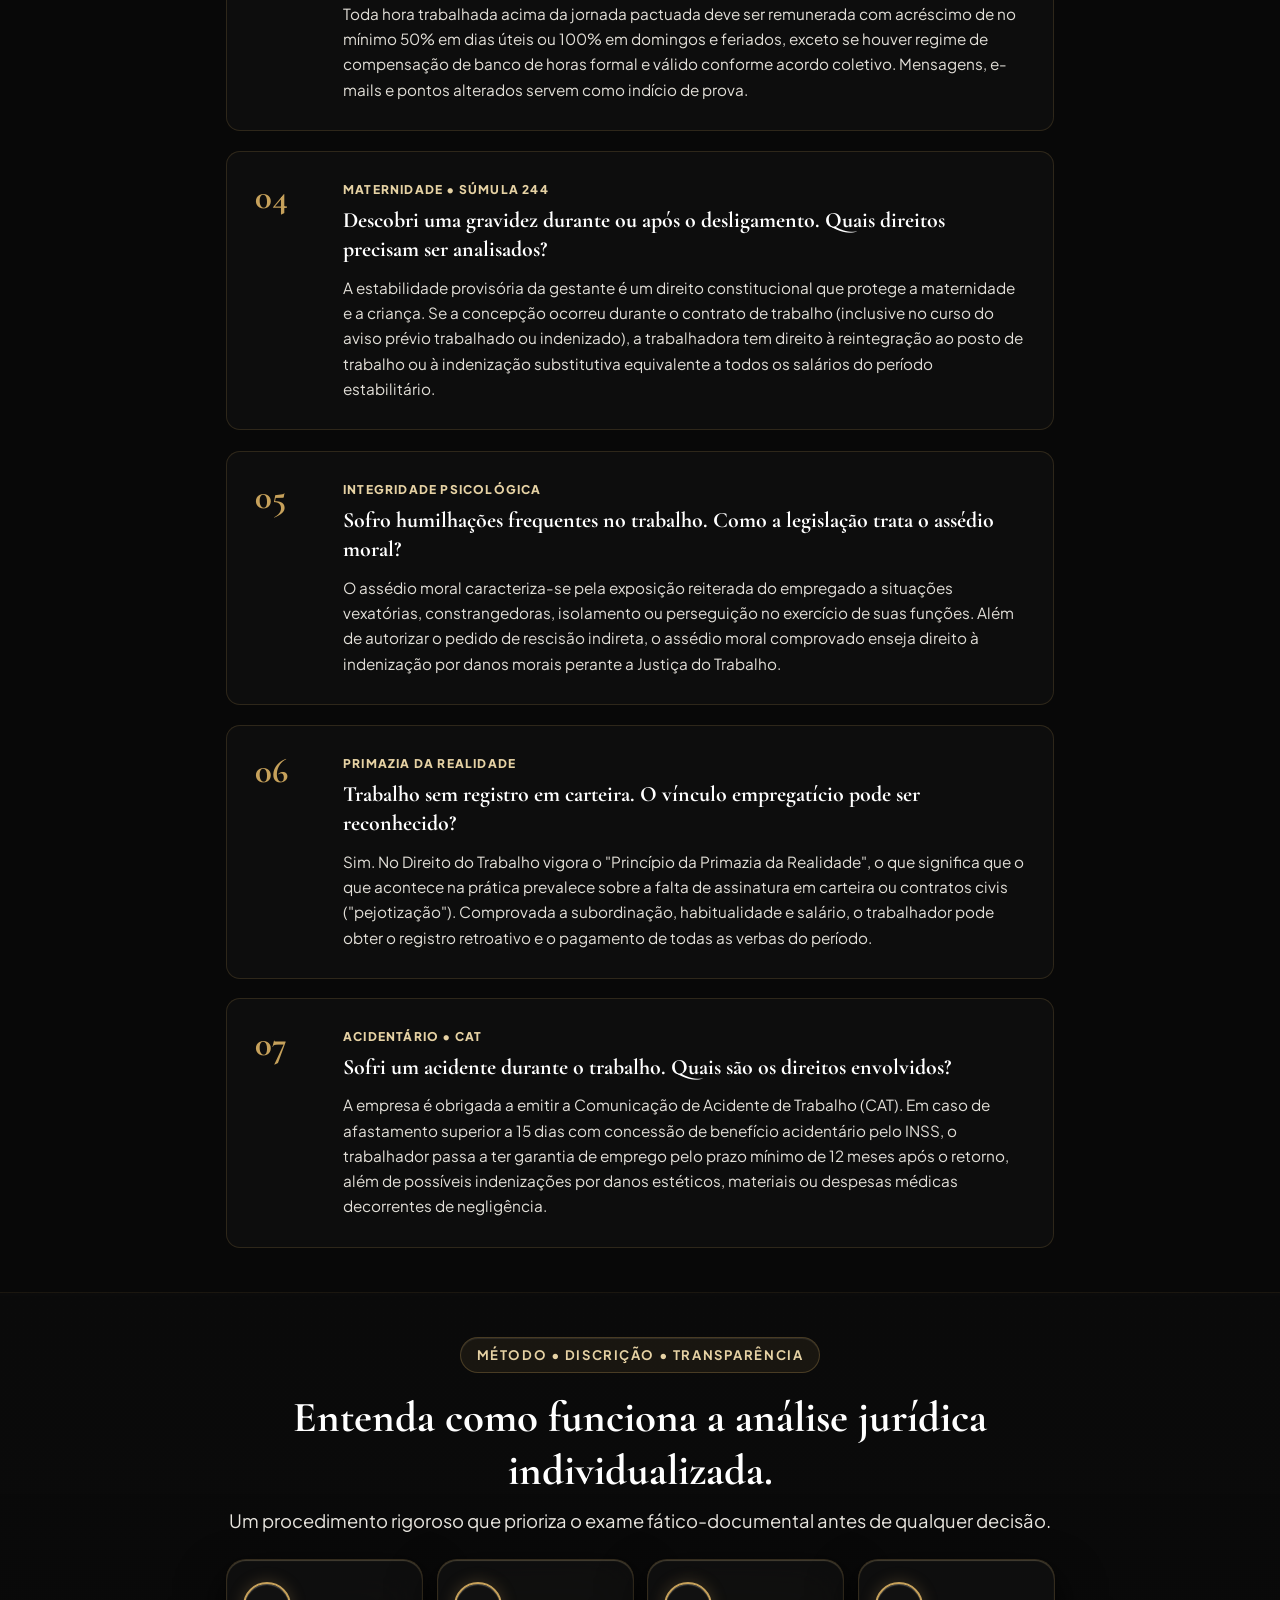
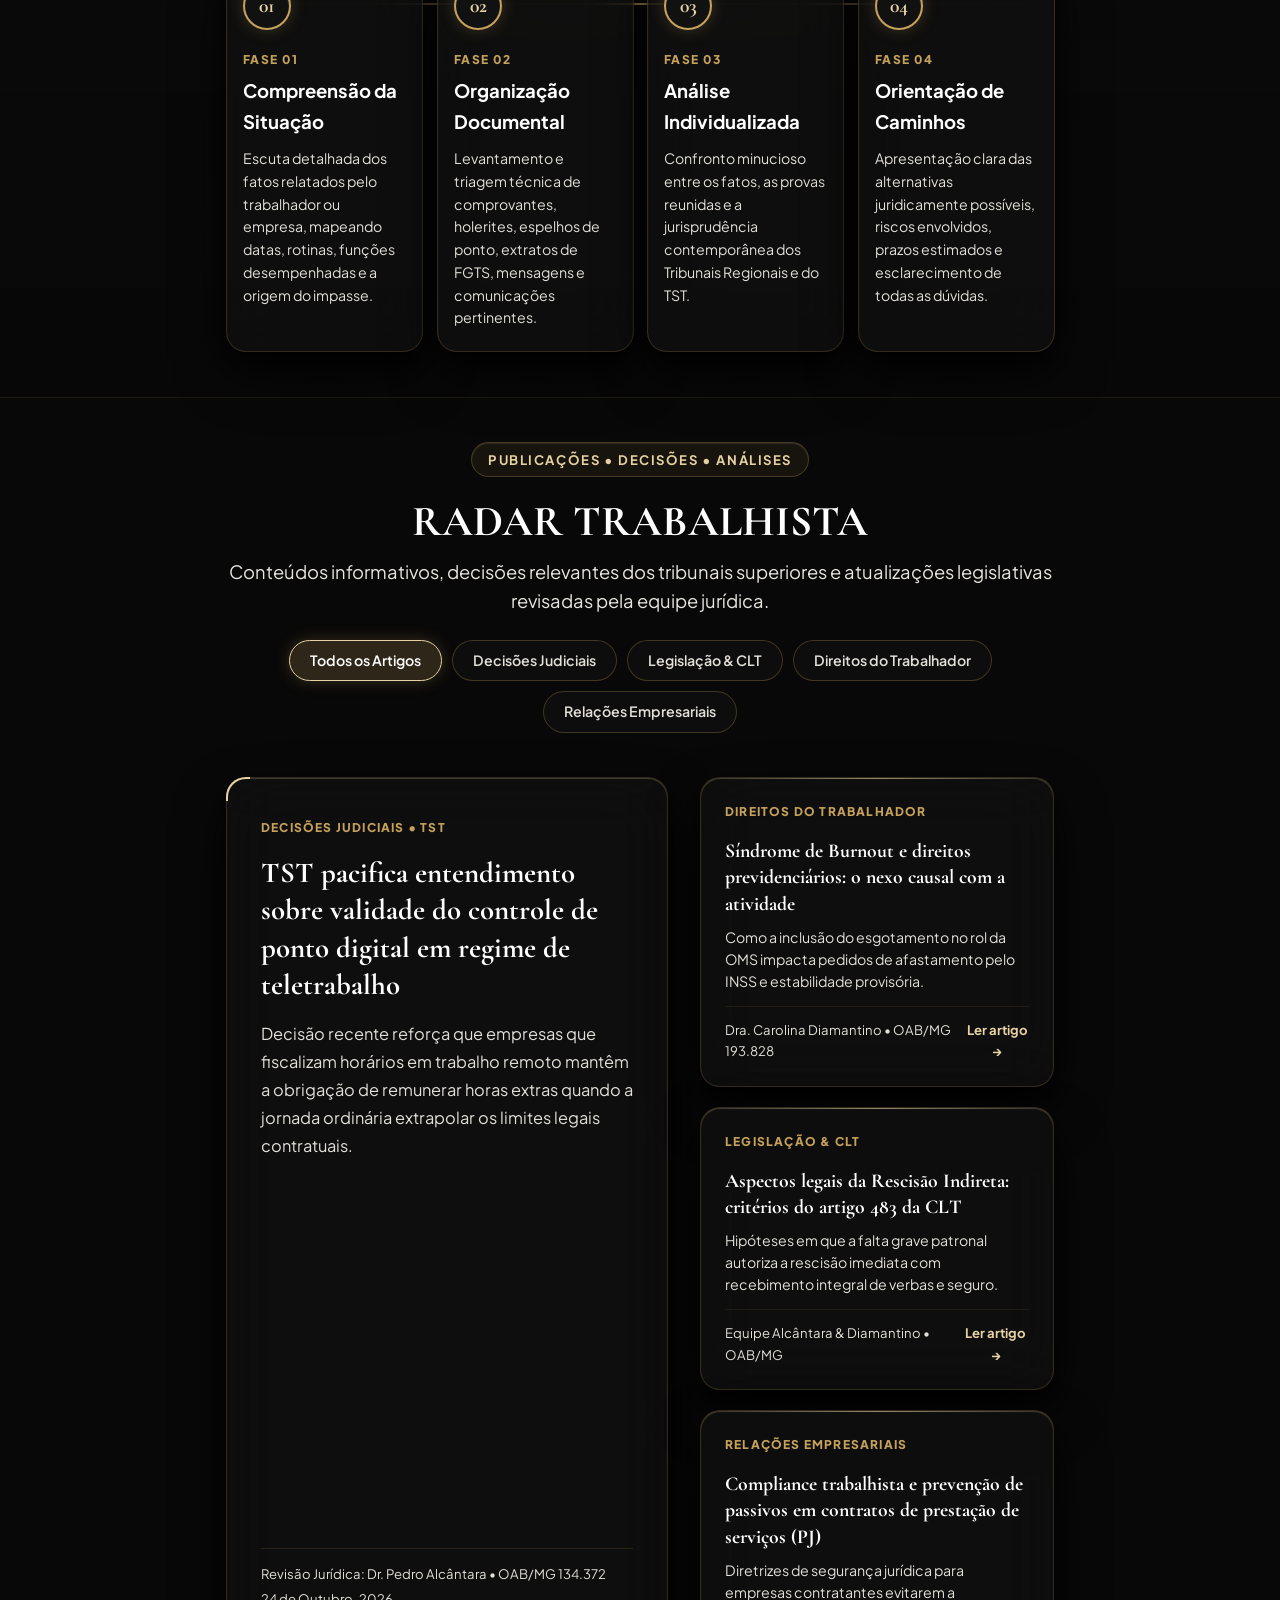
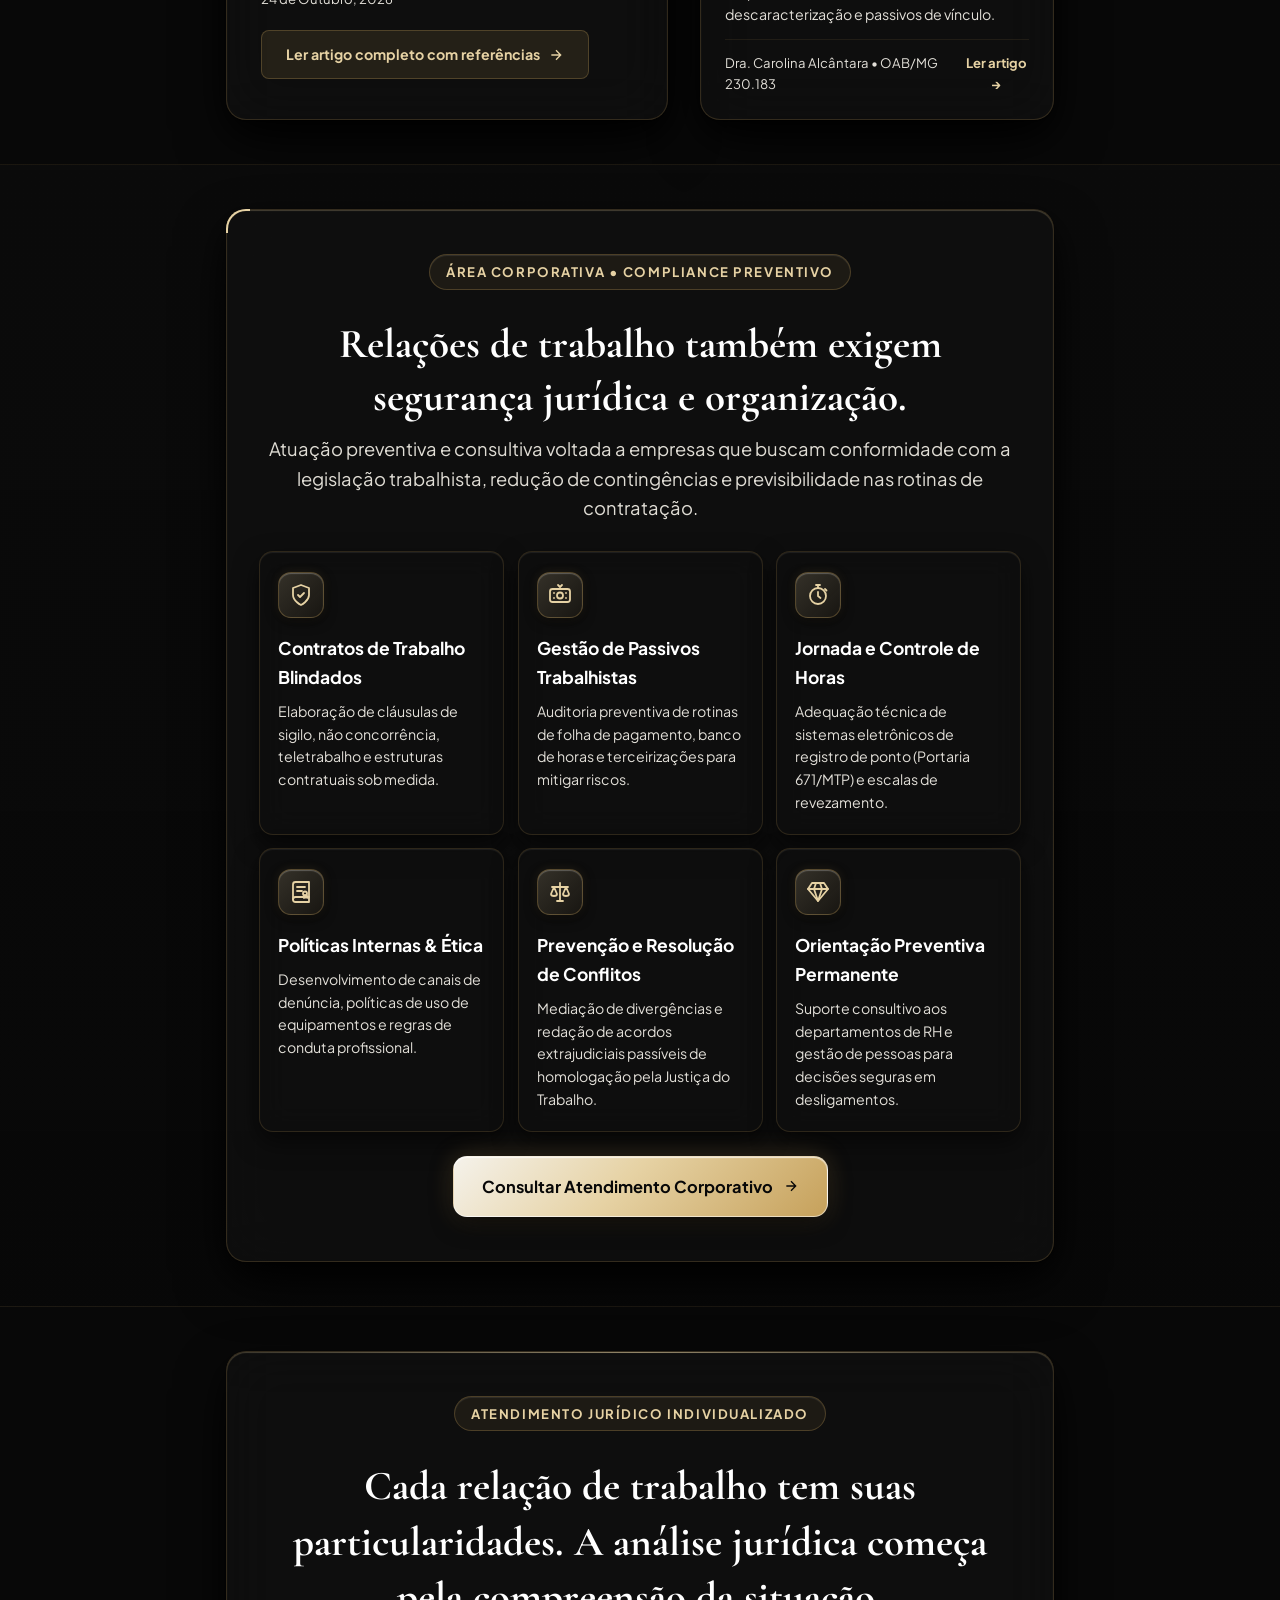
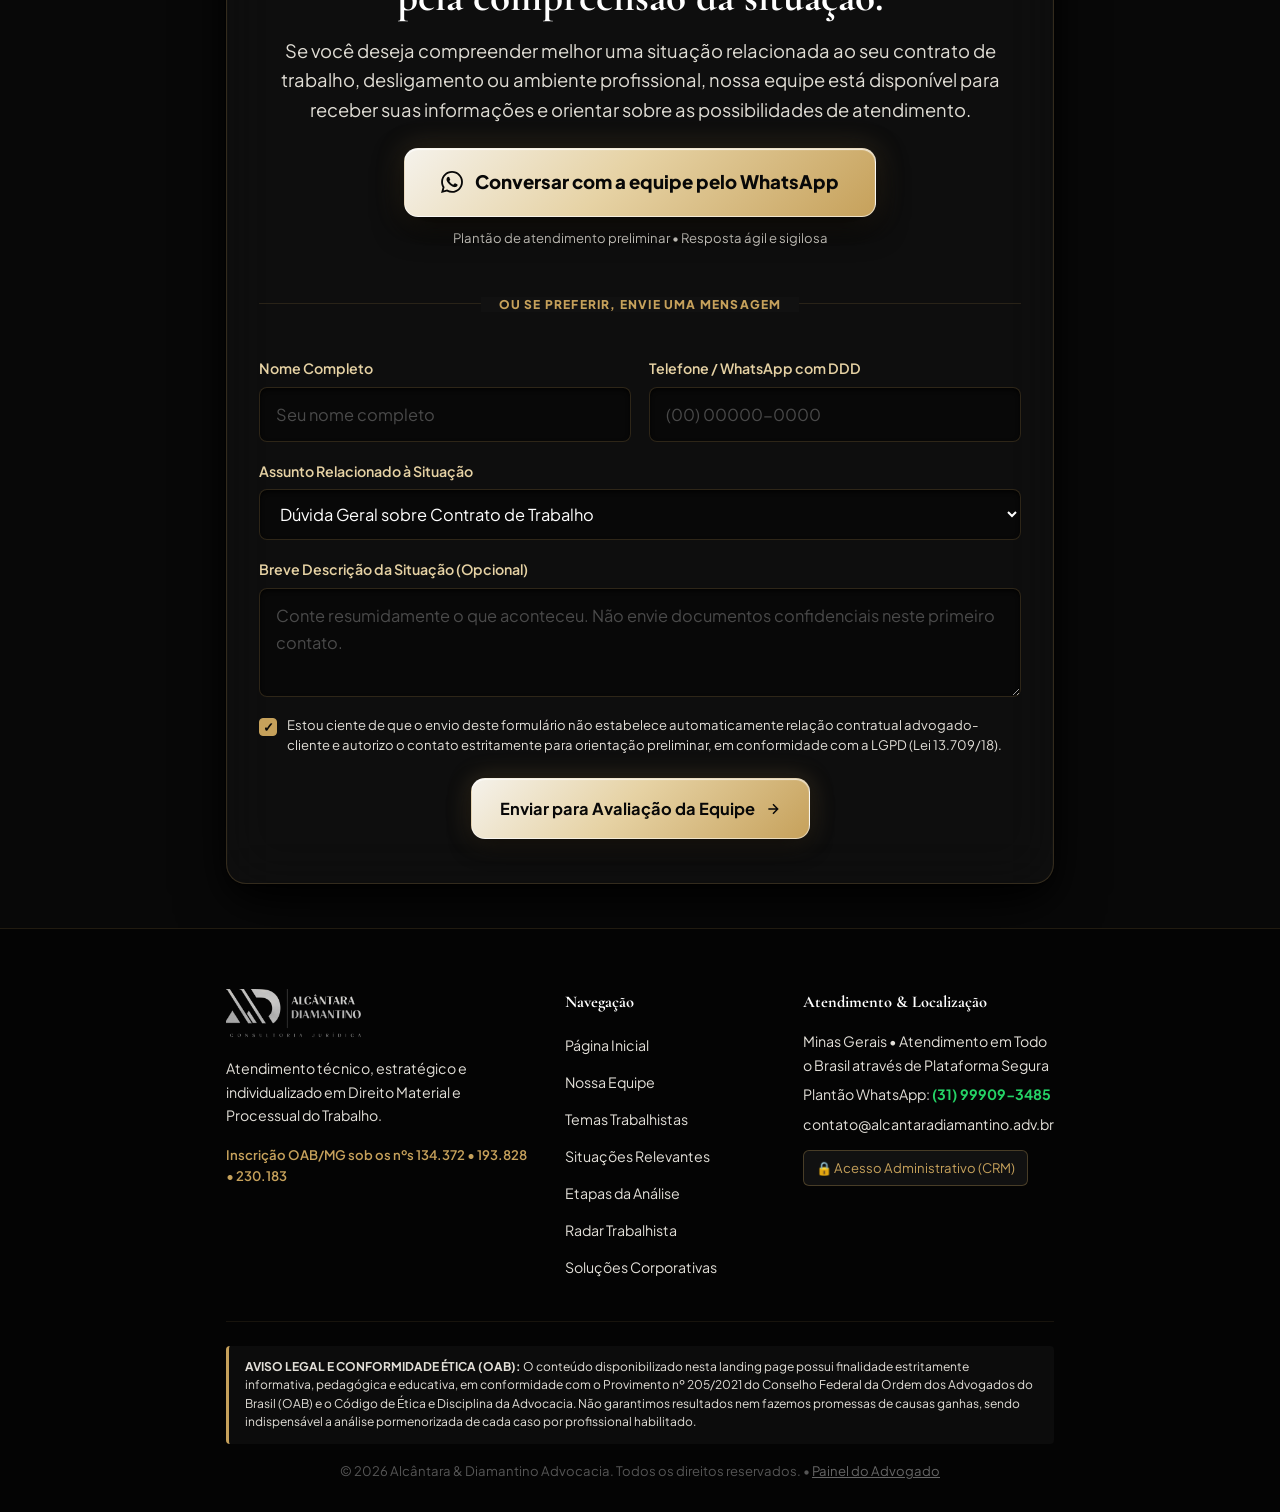
<file: index-completo.html>
<!DOCTYPE html>
<html lang="pt-BR">
<head>
  <meta charset="UTF-8">
  <meta name="viewport" content="width=860, user-scalable=no, maximum-scale=1.0, minimum-scale=0.25">
  <title>Direito do Trabalho Estratégico | Alcântara &amp; Diamantino Advocacia</title>
  
  <!-- SEO & Social Meta Tags -->
  <meta name="description" content="Seus direitos merecem atenção. Sua história merece ser ouvida. Advocacia trabalhista estratégica, individualizada e em estrita conformidade com a OAB.">
  <meta name="keywords" content="direito do trabalho, advogado trabalhista, rescisão indireta, horas extras, verbas rescisórias, assédio moral, fgts, justa causa">
  <meta name="author" content="Alcântara & Diamantino Advocacia Trabalhista">
  <meta name="robots" content="index, follow">
  <link rel="canonical" href="https://ocultoaadpro-arch.github.io/direito.trabalhista/">
  <link rel="icon" type="image/svg+xml" href="favicon.svg">
  <link rel="icon" type="image/png" sizes="32x32" href="favicon.png">
  <link rel="icon" type="image/png" sizes="192x192" href="assets/logo-emblem-192.png">
  <link rel="apple-touch-icon" sizes="180x180" href="apple-touch-icon.png">
  <link rel="shortcut icon" href="favicon.ico">

  <!-- Open Graph / WhatsApp / Facebook / LinkedIn / Meta Ads -->
  <meta property="og:type" content="website">
  <meta property="og:site_name" content="Alcântara & Diamantino Advocacia Trabalhista">
  <meta property="og:title" content="Seus Direitos Merecem Atenção. Sua História Merece Ser Ouvida.">
  <meta property="og:description" content="Conheça seus direitos trabalhistas e entenda quais caminhos jurídicos podem ser analisados para o seu caso. Atendimento individualizado e sigiloso.">
  <meta property="og:url" content="https://ocultoaadpro-arch.github.io/direito.trabalhista/">
  <meta property="og:image" content="https://ocultoaadpro-arch.github.io/direito.trabalhista/assets/og-share-card.jpg">
  <meta property="og:image:secure_url" content="https://ocultoaadpro-arch.github.io/direito.trabalhista/assets/og-share-card.jpg">
  <meta property="og:image:type" content="image/jpeg">
  <meta property="og:image:width" content="1200">
  <meta property="og:image:height" content="630">
  <meta property="og:image:alt" content="Alcântara & Diamantino Advocacia Trabalhista">
  <meta property="og:locale" content="pt_BR">

  <!-- Twitter Card -->
  <meta name="twitter:card" content="summary_large_image">
  <meta name="twitter:title" content="Seus Direitos Merecem Atenção. Sua História Merece Ser Ouvida.">
  <meta name="twitter:description" content="Conheça seus direitos trabalhistas e entenda quais caminhos jurídicos podem ser analisados para o seu caso.">
  <meta name="twitter:image" content="https://ocultoaadpro-arch.github.io/direito.trabalhista/assets/og-share-card.jpg">

  <!-- Google Fonts: Editorial Serif + Modern Tech Sans -->
  <link rel="preconnect" href="https://fonts.googleapis.com">
  <link rel="preconnect" href="https://fonts.gstatic.com" crossorigin>
  <link href="https://fonts.googleapis.com/css2?family=Cormorant+Garamond:ital,wght@0,400;0,600;0,700;1,400;1,600&family=Playfair+Display:ital,wght@0,500;0,600;0,700;1,400;1,500;1,600;1,700&family=Plus+Jakarta+Sans:wght@300;400;500;600;700;800&display=swap" rel="stylesheet">
  
  <style>
/* ==========================================================================
   LANDING PAGE DIREITO DO TRABALHO | REDESIGN PREMIUM
   Art Direction: Luxury Architectural / Editorial Legal Boutique
   Palette:
     - Deep Black: #080808
     - Graphite Black: #111111
     - Metallic Gold: #C6A15B
     - Champagne: #E6D2A4
     - Sophisticated White: #F5F2EB
   ========================================================================== */

:root {
  /* Brand Luxury Palette */
  --bg-deep-black: #080808;
  --bg-graphite: #111111;
  --bg-surface-elevated: #161616;
  --bg-surface-card: #141414;

  --color-gold-metallic: #C6A15B;
  --color-gold-champagne: #E6D2A4;
  --color-gold-muted: rgba(198, 161, 91, 0.16);
  --color-gold-border: rgba(198, 161, 91, 0.28);
  --color-gold-border-hover: rgba(230, 210, 164, 0.6);
  --color-gold-glow: rgba(198, 161, 91, 0.25);

  --color-white-lux: #FFFFFF;
  --color-silver-muted: #E2DFD8;
  --color-dark-grey: #888888;

  /* Typography */
  --font-serif: 'Cormorant Garamond', Georgia, serif;
  --font-sans: 'Plus Jakarta Sans', -apple-system, BlinkMacSystemFont, 'SF Pro Display', sans-serif;

  /* Geometry & Tokens */
  --radius-sm: 8px;
  --radius-md: 14px;
  --radius-lg: 20px;
  --radius-pill: 9999px;

  /* Obsidian Glass & Metallic Rim */
  --obsidian-bg: rgba(17, 17, 17, 0.72);
  --obsidian-border: 1px solid rgba(198, 161, 91, 0.2);
  --obsidian-highlight: inset 0 1px 1px 0 rgba(230, 210, 164, 0.25);
  --obsidian-shadow: 
    0 1px 2px rgba(0, 0, 0, 0.6),
    0 12px 32px -4px rgba(0, 0, 0, 0.8),
    0 24px 60px -12px rgba(0, 0, 0, 0.95);

  /* Easing */
  --ease-cinematic: cubic-bezier(0.16, 1, 0.3, 1);
  --transition-fast: 200ms var(--ease-cinematic);
  --transition-smooth: 350ms var(--ease-cinematic);
}

/* ==========================================================================
   Base Reset
   ========================================================================== */
*, *::before, *::after {
  box-sizing: border-box;
  margin: 0;
  padding: 0;
}

html {
  font-family: var(--font-sans);
  background-color: var(--bg-deep-black);
  color: var(--color-white-lux);
  line-height: 1.65;
  -webkit-font-smoothing: antialiased;
  -moz-osx-font-smoothing: grayscale;
  scroll-behavior: smooth;
  font-size: 17.5px;
  width: 100%;
  max-width: 100%;
  overflow-x: hidden;
  touch-action: pan-y;
  overscroll-behavior-x: none;
}

body {
  min-height: 100vh;
  position: relative;
  width: 100%;
  max-width: 100%;
  overflow-x: hidden;
  background-color: var(--bg-deep-black);
  touch-action: pan-y;
  overscroll-behavior-x: none;
  -webkit-text-size-adjust: 100%;
}

a {
  text-decoration: none;
  color: inherit;
}

button, input, select, textarea {
  font: inherit;
}

.container {
  width: 100%;
  max-width: 860px;
  margin: 0 auto;
  padding: 0 16px;
}

.text-center {
  text-align: center;
}

/* Metallic Gold Gradient Text */
.gold-gradient-text {
  background: linear-gradient(135deg, #FFFFFF 0%, #E6D2A4 50%, #C6A15B 100%);
  -webkit-background-clip: text;
  -webkit-text-fill-color: transparent;
  display: inline-block;
}

/* ==========================================================================
   2. BACKGROUND VIVO & CINEMATOGRÁFICO
   ========================================================================== */
#bg-canvas {
  position: fixed;
  top: 0;
  left: 0;
  width: 100%;
  height: 100%;
  pointer-events: none;
  z-index: 0;
  opacity: 0.85;
}

/* Volumetric Gold Light Rays Contidos em Wrapper Seguro */
.light-rays-wrap {
  position: fixed;
  inset: 0;
  width: 100%;
  height: 100%;
  overflow: hidden;
  pointer-events: none;
  z-index: 0;
}

.light-ray {
  position: absolute;
  pointer-events: none;
  border-radius: 50%;
  filter: blur(100px);
  opacity: 0.28;
  animation: ray-drift 18s ease-in-out infinite alternate;
}

.ray-1 {
  top: -150px;
  right: 5%;
  width: 650px;
  height: 650px;
  background: radial-gradient(circle, rgba(198, 161, 91, 0.3) 0%, rgba(230, 210, 164, 0.08) 50%, transparent 70%);
}

.ray-2 {
  bottom: 10%;
  left: -100px;
  width: 700px;
  height: 700px;
  background: radial-gradient(circle, rgba(198, 161, 91, 0.2) 0%, rgba(17, 17, 17, 0) 70%);
  animation-duration: 24s;
  animation-direction: alternate-reverse;
}

@keyframes ray-drift {
  0% { transform: translate(0, 0) scale(1); }
  50% { transform: translate(-40px, 60px) scale(1.1); }
  100% { transform: translate(30px, -40px) scale(0.95); }
}

/* Barra de Progresso Dourada */
#scroll-progress {
  position: fixed;
  top: 0;
  left: 0;
  height: 2.5px;
  width: 0%;
  background: linear-gradient(90deg, #9C7A38 0%, #C6A15B 50%, #F5F2EB 100%);
  z-index: 1000;
  box-shadow: 0 0 10px rgba(198, 161, 91, 0.6);
  transition: width 0.1s linear;
}

/* ==========================================================================
   Obsidian Glass & Metallic Card Components
   ========================================================================== */
.obsidian-card {
  position: relative;
  background: var(--obsidian-bg);
  backdrop-filter: blur(28px);
  -webkit-backdrop-filter: blur(28px);
  border: var(--obsidian-border);
  box-shadow: var(--obsidian-highlight), var(--obsidian-shadow);
  border-radius: var(--radius-lg);
  transition: transform 0.35s var(--ease-cinematic), border-color 0.35s var(--ease-cinematic), box-shadow 0.35s var(--ease-cinematic);
}

.obsidian-card:hover {
  border-color: var(--color-gold-border-hover);
  box-shadow: 
    var(--obsidian-highlight),
    0 16px 44px -8px rgba(0, 0, 0, 0.9),
    0 0 32px -4px var(--color-gold-glow);
}

.gold-hairline-glow {
  position: absolute;
  top: 0;
  left: 24px;
  right: 24px;
  height: 1px;
  background: linear-gradient(90deg, transparent, rgba(230, 210, 164, 0.5) 50%, transparent);
  pointer-events: none;
}

.gold-corner-accent {
  position: absolute;
  top: -1px;
  left: -1px;
  width: 24px;
  height: 24px;
  border-top: 2px solid var(--color-gold-champagne);
  border-left: 2px solid var(--color-gold-champagne);
  border-top-left-radius: var(--radius-lg);
  pointer-events: none;
}

/* Badges e Pílulas Douradas */
.section-badge-gold {
  display: inline-flex;
  align-items: center;
  gap: 8px;
  padding: 6px 16px;
  border-radius: var(--radius-pill);
  background: rgba(198, 161, 91, 0.08);
  border: 1px solid var(--color-gold-border);
  box-shadow: inset 0 1px 1px rgba(255, 255, 255, 0.1);
  font-size: 0.75rem;
  font-weight: 700;
  letter-spacing: 0.12em;
  color: var(--color-gold-champagne);
  text-transform: uppercase;
  margin-bottom: 18px;
}

/* ==========================================================================
   Trust Bar
   ========================================================================== */
.trust-bar {
  background: #050505;
  border-bottom: 1px solid rgba(198, 161, 91, 0.15);
  font-size: 0.75rem;
  color: var(--color-silver-muted);
  padding: 8px 0;
  letter-spacing: 0.03em;
  position: relative;
  z-index: 10;
}

.trust-bar-content {
  display: flex;
  align-items: center;
  justify-content: center;
  gap: 10px;
  text-align: center;
}

.gold-pulse {
  width: 7px;
  height: 7px;
  background-color: var(--color-gold-metallic);
  border-radius: 50%;
  box-shadow: 0 0 0 0 rgba(198, 161, 91, 0.7);
  animation: gold-pulse-anim 2.4s infinite cubic-bezier(0.4, 0, 0.6, 1);
}

@keyframes gold-pulse-anim {
  0% { box-shadow: 0 0 0 0 rgba(198, 161, 91, 0.7); }
  70% { box-shadow: 0 0 0 7px rgba(198, 161, 91, 0); }
  100% { box-shadow: 0 0 0 0 rgba(198, 161, 91, 0); }
}

/* ==========================================================================
   Navigation Bar (Minimalist Obsidian Island com Filete Dourado)
   ========================================================================== */
.navbar-wrapper {
  position: sticky;
  top: 10px;
  z-index: 500;
  display: flex;
  justify-content: center;
  padding: 0 16px;
  width: 100%;
  max-width: 860px;
  margin: 0 auto;
  pointer-events: none;
}

.nav-island {
  pointer-events: auto;
  display: flex;
  align-items: center;
  width: 100%;
  max-width: 860px;
  padding: 8px 16px;
  border-radius: var(--radius-pill);
}

.obsidian-glass {
  background: rgba(14, 14, 14, 0.88);
  backdrop-filter: blur(28px);
  -webkit-backdrop-filter: blur(28px);
  border: 1px solid rgba(198, 161, 91, 0.25);
  box-shadow: 
    inset 0 1px 1px rgba(255, 255, 255, 0.15),
    0 12px 30px rgba(0, 0, 0, 0.75);
}

.nav-logo {
  display: flex;
  align-items: center;
  flex-shrink: 0;
}

.nav-logo-divider {
  width: 1px;
  height: 24px;
  background: linear-gradient(180deg, transparent 0%, rgba(198, 161, 91, 0.45) 50%, transparent 100%);
  margin: 0 18px 0 14px;
  flex-shrink: 0;
}

.logo-emblem {
  width: 38px;
  height: 38px;
  display: flex;
  align-items: center;
  justify-content: center;
  background: linear-gradient(135deg, #1C1A17 0%, #111111 100%);
  color: var(--color-gold-metallic);
  border-radius: 10px;
  border: 1px solid rgba(198, 161, 91, 0.35);
  box-shadow: 
    inset 0 1px 1px rgba(230, 210, 164, 0.3),
    0 4px 10px rgba(0, 0, 0, 0.6);
}

.brand-name {
  font-family: var(--font-serif);
  font-size: 0.9375rem;
  font-weight: 700;
  letter-spacing: 0.08em;
  color: var(--color-white-lux);
  display: block;
}

.brand-sub {
  font-size: 0.6875rem;
  font-weight: 700;
  letter-spacing: 0.14em;
  color: var(--color-gold-metallic);
  display: block;
}

.nav-links {
  display: flex;
  align-items: center;
  gap: 14px;
  flex-shrink: 0;
}

.nav-actions {
  display: flex;
  align-items: center;
  margin-left: auto;
  padding-left: 14px;
  flex-shrink: 0;
}

.nav-link {
  font-size: 0.8125rem;
  font-weight: 600;
  color: #E0DDD5;
  transition: var(--transition-fast);
  white-space: nowrap;
}

.nav-link:hover {
  color: var(--color-gold-champagne);
}

.btn-gold-nav {
  display: inline-flex;
  align-items: center;
  gap: 7px;
  padding: 8px 16px;
  border-radius: var(--radius-pill);
  font-size: 0.8125rem;
  font-weight: 700;
  letter-spacing: 0.01em;
  color: #0A0A0A;
  background: linear-gradient(135deg, #F0DFB8 0%, #C6A15B 50%, #9C7A38 100%);
  box-shadow: 0 3px 12px rgba(198, 161, 91, 0.35), inset 0 1px 1px rgba(255, 255, 255, 0.5);
  border: none;
  white-space: nowrap;
  transition: var(--transition-fast);
  cursor: pointer;
  text-decoration: none;
}

.btn-gold-nav svg {
  color: #0A0A0A;
  stroke: #0A0A0A;
  transition: transform var(--transition-fast);
}

.btn-gold-nav:hover {
  transform: translateY(-1px);
  box-shadow: 0 5px 18px rgba(198, 161, 91, 0.55);
}

.btn-gold-nav:hover svg {
  transform: translateX(2px);
}

.btn-gold-outline {
  display: inline-flex;
  align-items: center;
  gap: 8px;
  padding: 8px 18px;
  border-radius: var(--radius-pill);
  font-size: 0.8125rem;
  font-weight: 700;
  color: var(--color-gold-champagne);
  background: rgba(198, 161, 91, 0.08);
  border: 1px solid var(--color-gold-border);
  box-shadow: inset 0 1px 1px rgba(255, 255, 255, 0.12);
  transition: var(--transition-fast);
}

.btn-gold-outline:hover {
  background: rgba(198, 161, 91, 0.2);
  border-color: var(--color-gold-champagne);
  box-shadow: 0 0 16px var(--color-gold-glow);
  transform: translateY(-1px);
}

/* ==========================================================================
   3. HERO SECTION — IMPACTO CINEMATOGRÁFICO
   ========================================================================== */
.hero-section {
  position: relative;
  display: flex;
  align-items: center;
  padding: 36px 0 44px;
  z-index: 1;
  overflow: hidden;
}

/* Fundo Cenográfico de Mármore Negro e Ouro */
.hero-cinematic-backdrop {
  position: absolute;
  inset: 0;
  pointer-events: none;
  z-index: 0;
  overflow: hidden;
}

.hero-backdrop-img {
  position: absolute;
  inset: 0;
  background-image: url('assets/hero-bg-luxo.jpg');
  background-size: cover;
  background-position: center right;
  background-repeat: no-repeat;
  opacity: 0.38;
  filter: brightness(0.85) contrast(1.18);
  transform: scale(1.02);
  transition: transform 12s cubic-bezier(0.25, 1, 0.5, 1);
}

.hero-section:hover .hero-backdrop-img {
  transform: scale(1.05);
}

/* Gradiente horizontal: garante legibilidade perfeita do texto na esquerda */
.hero-backdrop-gradient {
  position: absolute;
  inset: 0;
  background: linear-gradient(
    90deg,
    #0A0A0A 0%,
    rgba(10, 10, 10, 0.94) 38%,
    rgba(10, 10, 10, 0.72) 65%,
    rgba(10, 10, 10, 0.35) 100%
  );
}

/* Vinheta vertical: fusão suave com o cabeçalho e as seções seguintes */
.hero-backdrop-vignette {
  position: absolute;
  inset: 0;
  background: linear-gradient(
    180deg,
    #0A0A0A 0%,
    transparent 18%,
    transparent 78%,
    #0A0A0A 100%
  );
}

.hero-container {
  position: relative;
  z-index: 2;
  display: grid;
  grid-template-columns: 1.15fr 0.85fr;
  gap: 28px;
  align-items: center;
}

.hero-tag-pill {
  display: inline-flex;
  align-items: center;
  gap: 8px;
  padding: 6px 14px;
  border-radius: var(--radius-pill);
  background: rgba(198, 161, 91, 0.12);
  border: 1px solid var(--color-gold-border);
  font-size: 0.8125rem;
  font-weight: 700;
  letter-spacing: 0.08em;
  color: var(--color-gold-champagne);
  margin-bottom: 12px;
}

.gold-dot {
  width: 6px;
  height: 6px;
  border-radius: 50%;
  background-color: var(--color-gold-metallic);
}

.hero-headline {
  font-family: var(--font-serif);
  font-size: 3.15rem;
  line-height: 1.12;
  font-weight: 700;
  letter-spacing: -0.01em;
  color: var(--color-white-lux);
  margin-bottom: 14px;
}

.hero-subheadline {
  font-size: 1.125rem;
  line-height: 1.6;
  color: #F2EFE9;
  font-weight: 500;
  margin-bottom: 20px;
  max-width: 580px;
}

/* Action Buttons com Reflexo Dourado */
.hero-cta-cluster {
  display: flex;
  flex-direction: row;
  align-items: center;
  gap: 12px;
  margin-bottom: 22px;
}

.btn-gold-primary {
  position: relative;
  display: inline-flex;
  align-items: center;
  justify-content: center;
  gap: 10px;
  padding: 16px 28px;
  border-radius: var(--radius-md);
  font-size: 0.9375rem;
  font-weight: 700;
  color: #080808;
  background: linear-gradient(135deg, #F5F2EB 0%, #E6D2A4 45%, #C6A15B 100%);
  border: 1px solid rgba(255, 255, 255, 0.5);
  box-shadow: 
    inset 0 1px 1px rgba(255, 255, 255, 0.7),
    0 8px 24px -4px rgba(0, 0, 0, 0.8),
    0 0 24px var(--color-gold-glow);
  cursor: pointer;
  overflow: hidden;
  transition: var(--transition-fast);
}

.btn-gold-primary .btn-sheen {
  position: absolute;
  top: 0;
  left: -100%;
  width: 50%;
  height: 100%;
  background: linear-gradient(90deg, transparent, rgba(255, 255, 255, 0.4), transparent);
  transform: skewX(-25deg);
  transition: 0.75s;
}

.btn-gold-primary:hover {
  transform: translateY(-2px);
  background: linear-gradient(135deg, #FFFFFF 0%, #EDE1C4 45%, #D4AF67 100%);
  box-shadow: 
    inset 0 1px 1px rgba(255, 255, 255, 0.8),
    0 12px 30px rgba(198, 161, 91, 0.4);
}

.btn-gold-primary:hover .btn-sheen {
  left: 150%;
}

.btn-gold-primary:active {
  transform: translateY(2px) scale(0.985);
}

.btn-dark-glass {
  display: inline-flex;
  align-items: center;
  justify-content: center;
  gap: 8px;
  padding: 15px 24px;
  border-radius: var(--radius-md);
  font-size: 0.9375rem;
  font-weight: 600;
  color: var(--color-silver-muted);
  background: rgba(22, 22, 22, 0.7);
  border: 1px solid rgba(198, 161, 91, 0.2);
  backdrop-filter: blur(16px);
  box-shadow: inset 0 1px 1px rgba(255, 255, 255, 0.08);
  transition: var(--transition-fast);
}

.btn-dark-glass:hover {
  background: rgba(30, 30, 30, 0.85);
  color: var(--color-white-lux);
  border-color: var(--color-gold-border-hover);
  transform: translateY(-1px);
}

.btn-block {
  width: 100%;
}

/* Micro Credentials Row */
.hero-credentials-row {
  display: flex;
  align-items: center;
  gap: 14px;
  padding-top: 14px;
  border-top: 1px solid rgba(198, 161, 91, 0.15);
}

.credential-item {
  display: flex;
  flex-direction: column;
}

.cred-num {
  font-family: var(--font-serif);
  font-size: 1.25rem;
  font-weight: 700;
  color: var(--color-gold-champagne);
}

.cred-txt {
  font-size: 0.8125rem;
  color: #D5D2CB;
  font-weight: 500;
}

.cred-separator {
  width: 1px;
  height: 24px;
  background: rgba(198, 161, 91, 0.15);
}

/* Hero Portrait Showcase Frame */
.hero-visual-frame {
  display: flex;
  justify-content: center;
}

.hero-portrait-card {
  width: 100%;
  max-width: 400px;
  padding: 18px;
  position: relative;
}

.portrait-photo-area {
  position: relative;
  border-radius: var(--radius-md);
  overflow: hidden;
  background: #0A0A0A;
  border: 1px solid rgba(198, 161, 91, 0.35);
  box-shadow: 
    inset 0 1px 1px rgba(255, 255, 255, 0.2),
    0 12px 36px rgba(0, 0, 0, 0.85);
}

.hero-team-img {
  width: 100%;
  height: 380px;
  object-fit: cover;
  object-position: center 18%;
  display: block;
  border-radius: var(--radius-md);
  transition: transform 0.6s var(--ease-cinematic);
}

.portrait-photo-area:hover .hero-team-img {
  transform: scale(1.03);
}

.portrait-overlay-bottom {
  position: absolute;
  bottom: 0;
  left: 0;
  right: 0;
  padding: 34px 20px 18px;
  background: linear-gradient(180deg, transparent 0%, rgba(8, 8, 8, 0.8) 40%, rgba(8, 8, 8, 0.98) 100%);
  border-bottom-left-radius: var(--radius-md);
  border-bottom-right-radius: var(--radius-md);
  text-align: center;
}

.corp-role-tag {
  font-size: 0.6875rem;
  font-weight: 800;
  letter-spacing: 0.14em;
  color: var(--color-gold-metallic);
  display: block;
  margin-bottom: 6px;
}

.portrait-names {
  font-family: var(--font-serif);
  font-size: 1.125rem;
  font-weight: 700;
  color: var(--color-white-lux);
  line-height: 1.4;
  margin-bottom: 4px;
}

.portrait-office {
  font-size: 0.75rem;
  color: var(--color-silver-muted);
}

/* Floating Badges com Borda Dourada */
.floating-badge {
  position: absolute;
  display: flex;
  align-items: center;
  gap: 12px;
  padding: 12px 18px;
  z-index: 2;
  border: 1px solid var(--color-gold-border);
}

.badge-top-right {
  top: -16px;
  right: -14px;
}

.badge-bottom-left {
  bottom: -16px;
  left: -14px;
}

.badge-icon-gold {
  width: 36px;
  height: 36px;
  display: flex;
  align-items: center;
  justify-content: center;
  border-radius: 8px;
  background: rgba(198, 161, 91, 0.12);
  color: var(--color-gold-champagne);
}

.badge-content strong {
  display: block;
  font-size: 0.8125rem;
  color: var(--color-white-lux);
}

.badge-content span {
  font-size: 0.6875rem;
  color: var(--color-silver-muted);
}

/* ==========================================================================
   4. APRESENTAÇÃO DOS TRÊS PROFISSIONAIS (CAMPANHA TRIPTYCH EDITORIAL)
   ========================================================================== */
.section-container {
  padding: 44px 0;
  position: relative;
  z-index: 1;
}

.bg-graphite {
  background: linear-gradient(180deg, rgba(14, 14, 14, 0.5) 0%, rgba(8, 8, 8, 0.95) 100%);
  border-top: 1px solid rgba(198, 161, 91, 0.1);
  border-bottom: 1px solid rgba(198, 161, 91, 0.1);
}

.section-heading {
  max-width: 840px;
  margin: 0 auto 24px;
}

.section-title-editorial {
  font-family: var(--font-serif);
  font-size: 2.45rem;
  font-weight: 700;
  line-height: 1.25;
  color: var(--color-white-lux);
  margin-bottom: 8px;
}

.section-subtitle-editorial {
  font-size: 1.05rem;
  line-height: 1.6;
  color: #E8E5DF;
}

.triptych-team-grid {
  display: grid;
  grid-template-columns: repeat(3, 1fr);
  gap: 16px;
}

.lawyer-card {
  padding: 18px 16px;
  display: flex;
  flex-direction: column;
}

.lawyer-card.lawyer-card-featured {
  border-color: rgba(198, 161, 91, 0.45);
  box-shadow: 0 14px 44px rgba(0, 0, 0, 0.7), 0 0 24px rgba(198, 161, 91, 0.12);
}

.lawyer-photo-wrap {
  margin-bottom: 14px;
}

.lawyer-photo-frame {
  position: relative;
  height: 270px;
  border-radius: var(--radius-md);
  overflow: hidden;
  background: #0A0A0A;
  border: 1px solid rgba(198, 161, 91, 0.35);
  box-shadow: 
    inset 0 1px 1px rgba(255, 255, 255, 0.15),
    0 10px 30px rgba(0, 0, 0, 0.7);
}

.lawyer-real-img {
  width: 100%;
  height: 100%;
  object-fit: cover;
  object-position: center 20%;
  display: block;
  transition: transform 0.6s var(--ease-cinematic);
}

.lawyer-img-pedro {
  object-position: center 15%;
}

.lawyer-img-carol-alcantara {
  object-position: center 18%;
}

.lawyer-img-carol-diamantino {
  object-position: center 20%;
}

.lawyer-card:hover .lawyer-real-img {
  transform: scale(1.04);
}

.lawyer-photo-gradient {
  position: absolute;
  inset: 0;
  background: linear-gradient(180deg, transparent 65%, rgba(8, 8, 8, 0.85) 100%);
  pointer-events: none;
}

.lawyer-photo-placeholder {
  position: relative;
  height: 280px;
  border-radius: var(--radius-md);
  overflow: hidden;
  background: linear-gradient(180deg, #201E1A 0%, #0D0D0D 100%);
  border: 1px solid rgba(198, 161, 91, 0.3);
  display: flex;
  align-items: center;
  justify-content: center;
  box-shadow: inset 0 2px 6px rgba(0, 0, 0, 0.7);
}

.studio-lighting-effect {
  position: absolute;
  inset: 0;
  background: radial-gradient(circle at 70% 30%, rgba(198, 161, 91, 0.15) 0%, transparent 65%);
  pointer-events: none;
}

.lawyer-silhouette {
  width: 90px;
  height: 90px;
  border-radius: 50%;
  display: flex;
  align-items: center;
  justify-content: center;
  background: rgba(14, 14, 14, 0.8);
  color: var(--color-gold-metallic);
  border: 1px solid var(--color-gold-border);
  box-shadow: 0 4px 16px rgba(0, 0, 0, 0.7);
}

.lawyer-card-badge {
  position: absolute;
  bottom: 12px;
  left: 12px;
  padding: 4px 10px;
  border-radius: var(--radius-pill);
  background: rgba(8, 8, 8, 0.85);
  border: 1px solid var(--color-gold-border);
  font-size: 0.625rem;
  font-weight: 800;
  letter-spacing: 0.1em;
  color: var(--color-gold-champagne);
}

.lawyer-name {
  font-family: var(--font-serif);
  font-size: 1.45rem;
  font-weight: 700;
  color: var(--color-white-lux);
  margin-bottom: 2px;
}

.lawyer-oab {
  font-size: 0.8125rem;
  font-weight: 700;
  letter-spacing: 0.08em;
  color: var(--color-gold-metallic);
  display: block;
  margin-bottom: 10px;
}

.lawyer-qualification, .lawyer-area {
  font-size: 0.9375rem;
  line-height: 1.5;
  color: #E0DDD5;
  margin-bottom: 6px;
}

.lawyer-qualification strong, .lawyer-area strong {
  color: var(--color-white-lux);
}

.lawyer-bio-excerpt {
  font-family: 'Playfair Display', 'Cormorant Garamond', Georgia, serif;
  font-style: italic;
  font-weight: 500;
  font-size: 1.05rem;
  line-height: 1.6;
  color: #FBF2DE;
  background: linear-gradient(135deg, rgba(198, 161, 91, 0.08) 0%, rgba(13, 13, 13, 0.6) 100%);
  border: 1px solid rgba(198, 161, 91, 0.28);
  border-left: 3.5px solid #C6A15B;
  border-radius: 8px;
  padding: 12px 14px;
  margin-top: 12px;
  position: relative;
  letter-spacing: 0.012em;
  box-shadow: 0 6px 24px rgba(0, 0, 0, 0.5), inset 0 1px 0 rgba(255, 255, 255, 0.08);
  transition: border-color var(--transition-fast), transform var(--transition-fast);
}

.lawyer-card:hover .lawyer-bio-excerpt {
  border-color: rgba(198, 161, 91, 0.45);
  border-left-color: #E6D2A4;
}

/* ==========================================================================
   5. BENTO GRID ASSIMÉTRICO (15 TEMAS TRABALHISTAS)
   ========================================================================== */
.asymmetric-bento-grid {
  display: grid;
  grid-template-columns: repeat(3, 1fr);
  gap: 16px;
}

.bento-hero {
  grid-column: span 2;
}

.bento-cell {
  padding: 22px 20px;
  display: flex;
  flex-direction: column;
}

.bento-header {
  display: flex;
  align-items: center;
  justify-content: space-between;
  margin-bottom: 18px;
}

.gold-index-num {
  font-family: var(--font-serif);
  font-size: 0.9375rem;
  font-weight: 700;
  color: var(--color-gold-metallic);
}

.bento-icon-gold {
  width: 44px;
  height: 44px;
  display: flex;
  align-items: center;
  justify-content: center;
  border-radius: 12px;
  background: linear-gradient(135deg, rgba(230, 210, 164, 0.16) 0%, rgba(198, 161, 91, 0.05) 100%);
  color: var(--color-gold-champagne);
  border: 1px solid rgba(198, 161, 91, 0.3);
  box-shadow: 
    inset 0 1px 1px rgba(255, 255, 255, 0.22),
    0 4px 10px rgba(0, 0, 0, 0.5);
  transition: transform var(--transition-fast), border-color var(--transition-fast), box-shadow var(--transition-fast);
}

.bento-cell:hover .bento-icon-gold {
  transform: translateY(-2px) scale(1.08);
  border-color: var(--color-gold-metallic);
  color: #FFFFFF;
  box-shadow: 
    inset 0 1px 2px rgba(255, 255, 255, 0.4),
    0 6px 16px rgba(0, 0, 0, 0.7),
    0 0 16px rgba(198, 161, 91, 0.35);
}

.bento-category-tag {
  font-size: 0.6875rem;
  font-weight: 800;
  letter-spacing: 0.1em;
  color: var(--color-gold-metallic);
  text-transform: uppercase;
  margin-bottom: 8px;
  display: block;
}

.bento-title {
  font-size: 1.1875rem;
  font-weight: 700;
  color: var(--color-white-lux);
  line-height: 1.35;
  margin-bottom: 12px;
}

.bento-excerpt {
  font-size: 0.875rem;
  color: var(--color-silver-muted);
  line-height: 1.65;
  margin-bottom: 22px;
  flex-grow: 1;
}

.btn-theme-modal {
  background: transparent;
  border: none;
  display: inline-flex;
  align-items: center;
  gap: 8px;
  font-size: 0.8125rem;
  font-weight: 700;
  color: var(--color-gold-champagne);
  cursor: pointer;
  padding: 4px 0;
  transition: var(--transition-fast);
}

.btn-theme-modal:hover {
  color: #FFFFFF;
  transform: translateX(4px);
}

.bento-action-row {
  border-top: 1px solid rgba(198, 161, 91, 0.15);
  padding-top: 16px;
}

/* ==========================================================================
   6. SEÇÃO EDITORIAL — SITUAÇÕES QUE MERECEM ATENÇÃO (REVISTA DIGITAL)
   ========================================================================== */
.editorial-magazine-spread {
  display: flex;
  flex-direction: column;
  gap: 20px;
  max-width: 860px;
  margin: 0 auto;
}

.editorial-row {
  display: grid;
  grid-template-columns: 1fr;
  gap: 16px;
  padding: 28px;
  background: rgba(17, 17, 17, 0.6);
  border: 1px solid rgba(198, 161, 91, 0.18);
  border-radius: var(--radius-md);
  transition: var(--transition-fast);
}

@media (min-width: 680px) {
  .editorial-row {
    grid-template-columns: 60px 1fr;
    gap: 28px;
    align-items: flex-start;
  }
}

.editorial-row:hover {
  background: rgba(22, 22, 22, 0.85);
  border-color: var(--color-gold-border-hover);
  transform: translateX(6px);
}

.editorial-lead-num {
  font-family: var(--font-serif);
  font-size: 2rem;
  font-weight: 700;
  color: var(--color-gold-metallic);
  line-height: 1;
}

.editorial-tag {
  font-size: 0.6875rem;
  font-weight: 800;
  letter-spacing: 0.1em;
  color: var(--color-gold-champagne);
  display: block;
  margin-bottom: 6px;
}

.editorial-lead-title {
  font-family: var(--font-serif);
  font-size: 1.25rem;
  font-weight: 700;
  color: var(--color-white-lux);
  line-height: 1.35;
  margin-bottom: 10px;
}

.editorial-lead-body {
  font-size: 0.875rem;
  color: var(--color-silver-muted);
  line-height: 1.65;
}

/* ==========================================================================
   7. TIMELINE CINEMATOGRÁFICA (4 ETAPAS)
   ========================================================================== */
.cinematic-timeline-grid {
  position: relative;
  display: grid;
  grid-template-columns: repeat(4, 1fr);
  gap: 14px;
}

.timeline-gold-track {
  position: absolute;
  top: 44px;
  left: 30px;
  right: 30px;
  height: 2px;
  background: linear-gradient(90deg, #1C1A17 0%, #C6A15B 50%, #1C1A17 100%);
  z-index: 0;
}

.timeline-lux-node {
  position: relative;
  z-index: 1;
  padding: 22px 16px;
  display: flex;
  flex-direction: column;
}

.node-gold-ring {
  width: 48px;
  height: 48px;
  border-radius: 50%;
  display: flex;
  align-items: center;
  justify-content: center;
  background: #111111;
  color: var(--color-gold-champagne);
  font-family: var(--font-serif);
  font-size: 1.125rem;
  font-weight: 700;
  border: 2px solid var(--color-gold-metallic);
  box-shadow: 
    inset 0 1px 1px rgba(255, 255, 255, 0.25),
    0 0 16px var(--color-gold-glow);
  margin-bottom: 20px;
}

.node-phase {
  font-size: 0.6875rem;
  font-weight: 800;
  letter-spacing: 0.12em;
  color: var(--color-gold-metallic);
  margin-bottom: 6px;
}

.node-heading {
  font-size: 1.0625rem;
  font-weight: 700;
  color: var(--color-white-lux);
  margin-bottom: 10px;
}

.node-paragraph {
  font-size: 0.8125rem;
  color: var(--color-silver-muted);
  line-height: 1.6;
}

/* ==========================================================================
   8. RADAR TRABALHISTA (REVISTA DIGITAL)
   ========================================================================== */
.radar-pills-bar {
  display: flex;
  flex-wrap: wrap;
  justify-content: center;
  gap: 10px;
  margin-bottom: 44px;
}

.gold-pill {
  padding: 8px 20px;
  border-radius: var(--radius-pill);
  background: rgba(17, 17, 17, 0.7);
  border: 1px solid var(--color-gold-border);
  color: var(--color-silver-muted);
  font-size: 0.8125rem;
  font-weight: 600;
  cursor: pointer;
  transition: var(--transition-fast);
}

.gold-pill:hover, .gold-pill.active {
  background: rgba(198, 161, 91, 0.2);
  border-color: var(--color-gold-champagne);
  color: var(--color-white-lux);
  box-shadow: 0 0 16px var(--color-gold-glow);
}

.radar-editorial-layout {
  display: grid;
  grid-template-columns: 1.25fr 1fr;
  gap: 32px;
}

.radar-hero-article {
  padding: 40px 34px;
  display: flex;
  flex-direction: column;
}

.article-meta-badge {
  font-size: 0.6875rem;
  font-weight: 800;
  letter-spacing: 0.1em;
  color: var(--color-gold-metallic);
  margin-bottom: 16px;
}

.hero-article-title {
  font-family: var(--font-serif);
  font-size: 1.65rem;
  font-weight: 700;
  line-height: 1.3;
  color: var(--color-white-lux);
  margin-bottom: 16px;
}

.hero-article-excerpt {
  font-size: 0.9375rem;
  color: var(--color-silver-muted);
  line-height: 1.7;
  margin-bottom: 24px;
  flex-grow: 1;
}

.article-author-row {
  display: flex;
  flex-direction: column;
  gap: 4px;
  font-size: 0.75rem;
  color: var(--color-silver-muted);
  border-top: 1px solid rgba(198, 161, 91, 0.15);
  padding-top: 14px;
  margin-bottom: 20px;
}

.btn-read-gold {
  display: inline-flex;
  align-items: center;
  gap: 8px;
  padding: 12px 24px;
  border-radius: var(--radius-sm);
  background: rgba(198, 161, 91, 0.12);
  border: 1px solid var(--color-gold-border);
  color: var(--color-gold-champagne);
  font-size: 0.8125rem;
  font-weight: 700;
  cursor: pointer;
  transition: var(--transition-fast);
  align-self: flex-start;
}

.btn-read-gold:hover {
  background: rgba(198, 161, 91, 0.25);
  border-color: var(--color-gold-champagne);
  transform: translateX(4px);
}

.radar-secondary-column {
  display: flex;
  flex-direction: column;
  gap: 20px;
}

.radar-sub-article {
  padding: 24px;
}

.sub-article-title {
  font-family: var(--font-serif);
  font-size: 1.125rem;
  font-weight: 700;
  color: var(--color-white-lux);
  line-height: 1.35;
  margin-bottom: 8px;
}

.sub-article-excerpt {
  font-size: 0.8125rem;
  color: var(--color-silver-muted);
  line-height: 1.55;
  margin-bottom: 14px;
}

.sub-article-footer {
  display: flex;
  align-items: center;
  justify-content: space-between;
  border-top: 1px solid rgba(198, 161, 91, 0.1);
  padding-top: 12px;
  font-size: 0.75rem;
  color: var(--color-silver-muted);
}

.btn-read-link {
  background: transparent;
  border: none;
  color: var(--color-gold-champagne);
  font-weight: 700;
  cursor: pointer;
  transition: var(--transition-fast);
}

.btn-read-link:hover {
  color: #FFFFFF;
}

/* ==========================================================================
   9. EMPRESAS E EMPREGADORES (CORPORATE & PREVENTIVE)
   ========================================================================== */
.corporate-luxury-panel {
  padding: 44px 32px;
}

.corporate-head {
  max-width: 820px;
  margin: 0 auto 28px;
}

.corporate-main-title {
  font-family: var(--font-serif);
  font-size: 2.35rem;
  font-weight: 700;
  line-height: 1.3;
  color: var(--color-white-lux);
  margin: 10px 0 10px;
}

.corporate-main-sub {
  font-size: 1.05rem;
  color: #E0DDD5;
  line-height: 1.6;
}

.corporate-services-grid {
  display: grid;
  grid-template-columns: repeat(3, 1fr);
  gap: 14px;
  margin-bottom: 24px;
}

.corp-service-item {
  background: rgba(14, 14, 14, 0.72);
  border: 1px solid rgba(198, 161, 91, 0.18);
  border-radius: var(--radius-md);
  padding: 20px 18px;
  backdrop-filter: blur(14px);
  -webkit-backdrop-filter: blur(14px);
  box-shadow: 
    inset 0 1px 1px rgba(255, 255, 255, 0.08),
    0 10px 24px rgba(0, 0, 0, 0.6);
  transition: transform 0.4s cubic-bezier(0.16, 1, 0.3, 1), 
              border-color 0.35s ease, 
              box-shadow 0.4s cubic-bezier(0.16, 1, 0.3, 1);
}

.corp-service-item:hover {
  transform: translateY(-4px);
  border-color: rgba(198, 161, 91, 0.4);
  box-shadow: 
    inset 0 1px 2px rgba(255, 255, 255, 0.15),
    0 16px 36px rgba(0, 0, 0, 0.8),
    0 0 20px rgba(198, 161, 91, 0.18);
}

.corp-gold-icon {
  width: 46px;
  height: 46px;
  display: flex;
  align-items: center;
  justify-content: center;
  border-radius: 13px;
  background: linear-gradient(135deg, rgba(230, 210, 164, 0.18) 0%, rgba(198, 161, 91, 0.06) 100%);
  border: 1px solid rgba(198, 161, 91, 0.32);
  color: var(--color-gold-champagne);
  box-shadow: 
    inset 0 1px 1px rgba(255, 255, 255, 0.25),
    0 4px 12px rgba(0, 0, 0, 0.5),
    0 0 10px rgba(198, 161, 91, 0.12);
  margin-bottom: 16px;
  transition: transform var(--transition-fast), border-color var(--transition-fast), box-shadow var(--transition-fast);
}

.corp-service-item:hover .corp-gold-icon {
  transform: translateY(-2px) scale(1.06);
  border-color: var(--color-gold-metallic);
  color: #FFFFFF;
  box-shadow: 
    inset 0 1px 2px rgba(255, 255, 255, 0.4),
    0 6px 18px rgba(0, 0, 0, 0.7),
    0 0 16px rgba(198, 161, 91, 0.35);
}

.corp-item-title {
  font-size: 1rem;
  font-weight: 700;
  color: var(--color-white-lux);
  margin-bottom: 8px;
}

.corp-item-text {
  font-size: 0.8125rem;
  color: var(--color-silver-muted);
  line-height: 1.6;
}

/* ==========================================================================
   10. CONTATO E CONVERSÃO (PORTAL PREMIUM DE ATENDIMENTO)
   ========================================================================== */
.conversion-portal {
  padding: 44px 32px;
  max-width: 860px;
  margin: 0 auto;
}

.conversion-intro {
  margin-bottom: 24px;
}

.conversion-main-title {
  font-family: var(--font-serif);
  font-size: 2.35rem;
  font-weight: 700;
  line-height: 1.35;
  color: var(--color-white-lux);
  margin: 10px 0 10px;
}

.conversion-main-text {
  font-size: 1.05rem;
  color: #E0DDD5;
  line-height: 1.6;
}

.btn-whatsapp-gold {
  position: relative;
  display: inline-flex;
  align-items: center;
  justify-content: center;
  padding: 18px 36px;
  border-radius: var(--radius-md);
  font-size: 1.0625rem;
  font-weight: 800;
  color: #080808;
  background: linear-gradient(135deg, #F5F2EB 0%, #E6D2A4 45%, #C6A15B 100%);
  border: 1px solid rgba(255, 255, 255, 0.6);
  box-shadow: 
    inset 0 1px 1px rgba(255, 255, 255, 0.8),
    0 10px 30px rgba(0, 0, 0, 0.9),
    0 0 28px var(--color-gold-glow);
  cursor: pointer;
  overflow: hidden;
  transition: var(--transition-fast);
}

.btn-whatsapp-gold .btn-content {
  display: flex;
  align-items: center;
  gap: 12px;
  position: relative;
  z-index: 2;
}

.btn-whatsapp-gold .btn-sheen {
  position: absolute;
  top: 0;
  left: -100%;
  width: 50%;
  height: 100%;
  background: linear-gradient(90deg, transparent, rgba(255, 255, 255, 0.45), transparent);
  transform: skewX(-25deg);
  transition: 0.75s;
}

.btn-whatsapp-gold:hover {
  transform: translateY(-2px);
  background: linear-gradient(135deg, #FFFFFF 0%, #EDE1C4 45%, #D4AF67 100%);
  box-shadow: 
    inset 0 1px 1px #FFFFFF,
    0 14px 36px rgba(198, 161, 91, 0.5);
}

.btn-whatsapp-gold:hover .btn-sheen {
  left: 150%;
}

.btn-whatsapp-gold:active {
  transform: translateY(2px) scale(0.985);
}

.whatsapp-aux-text {
  font-size: 0.75rem;
  color: var(--color-silver-muted);
  margin-top: 10px;
}

.lux-divider {
  position: relative;
  text-align: center;
  margin: 40px 0;
}

.lux-divider::before {
  content: "";
  position: absolute;
  top: 50%;
  left: 0;
  right: 0;
  height: 1px;
  background: rgba(198, 161, 91, 0.15);
  z-index: 0;
}

.lux-divider span {
  position: relative;
  z-index: 1;
  background: #111111;
  padding: 0 18px;
  font-size: 0.6875rem;
  font-weight: 800;
  letter-spacing: 0.1em;
  color: var(--color-gold-metallic);
}

/* Obsidian Form */
.form-lux-grid {
  display: grid;
  grid-template-columns: 1fr 1fr;
  gap: 18px;
  margin-bottom: 24px;
}

.full-span {
  grid-column: span 2;
}

.form-lux-field {
  display: flex;
  flex-direction: column;
  gap: 6px;
}

.lux-label {
  font-size: 0.8125rem;
  font-weight: 600;
  color: var(--color-gold-champagne);
}

.lux-input {
  width: 100%;
  padding: 13px 16px;
  border-radius: var(--radius-sm);
  background: #080808;
  border: 1px solid rgba(198, 161, 91, 0.2);
  color: var(--color-white-lux);
  font-size: 0.9375rem;
  box-shadow: inset 0 2px 4px rgba(0, 0, 0, 0.8);
  outline: none;
  transition: var(--transition-fast);
}

.lux-input::placeholder {
  color: #4A4A4A;
}

.lux-input:focus {
  border-color: var(--color-gold-champagne);
  box-shadow: 
    inset 0 2px 4px rgba(0, 0, 0, 0.8),
    0 0 0 3px rgba(198, 161, 91, 0.2);
}

/* Checkbox Dourado */
.lux-checkbox {
  display: flex;
  align-items: flex-start;
  gap: 10px;
  cursor: pointer;
}

.lux-checkbox input {
  position: absolute;
  opacity: 0;
  pointer-events: none;
}

.lux-checkmark {
  width: 18px;
  height: 18px;
  min-width: 18px;
  border-radius: 4px;
  background: #080808;
  border: 1px solid rgba(198, 161, 91, 0.3);
  display: flex;
  align-items: center;
  justify-content: center;
  margin-top: 3px;
  transition: var(--transition-fast);
}

.lux-checkbox input:checked ~ .lux-checkmark {
  background: var(--color-gold-metallic);
  border-color: var(--color-gold-metallic);
}

.lux-checkbox input:checked ~ .lux-checkmark::after {
  content: "✓";
  color: #080808;
  font-size: 0.75rem;
  font-weight: 900;
}

.lux-consent-text {
  font-size: 0.75rem;
  color: var(--color-silver-muted);
  line-height: 1.5;
}

/* ==========================================================================
   MODAIS INTERATIVOS COM DETALHES DOURADOS
   ========================================================================== */
.modal-backdrop {
  position: fixed;
  inset: 0;
  background: rgba(3, 3, 3, 0.88);
  backdrop-filter: blur(14px);
  -webkit-backdrop-filter: blur(14px);
  z-index: 1000;
  display: flex;
  align-items: center;
  justify-content: center;
  padding: 20px;
  opacity: 0;
  visibility: hidden;
  transition: opacity 0.3s var(--ease-cinematic), visibility 0.3s;
}

.modal-backdrop.is-open {
  opacity: 1;
  visibility: visible;
}

.modal-dialog {
  position: relative;
  width: 95%;
  max-width: 800px;
  max-height: 90vh;
  overflow-y: auto;
  padding: 44px 36px 40px;
  transform: scale(0.95);
  transition: transform 0.3s var(--ease-cinematic);
}

.modal-backdrop.is-open .modal-dialog {
  transform: scale(1);
}

/* ==========================================================================
   MODAL DE CAPTURA RÁPIDA / CONEXÃO (AMPLIADO, ULTRA LEGÍVEL NO TELEFONE)
   ========================================================================== */
.modal-lead-dialog {
  width: 95%;
  max-width: 800px;
  padding: 44px 36px 40px;
  border-radius: 24px;
  background: #0E0E0E;
  border: 1.5px solid rgba(198, 161, 91, 0.45);
  box-shadow: 
    0 24px 60px rgba(0, 0, 0, 0.95), 
    inset 0 1px 2px rgba(255, 255, 255, 0.2),
    0 0 40px rgba(198, 161, 91, 0.12);
  text-align: center;
  position: relative;
}

.modal-lead-logo {
  height: 52px;
  max-height: 52px;
  width: auto;
  object-fit: contain;
  display: block;
  margin: 0 auto 14px;
}

.modal-lead-title {
  font-family: var(--font-serif);
  font-size: 2.25rem !important;
  font-weight: 700;
  line-height: 1.22;
  color: #FFFFFF !important;
  margin-bottom: 12px !important;
}

.modal-lead-subtitle {
  font-size: 1.15rem !important;
  color: #E8E5DF !important;
  line-height: 1.6 !important;
  font-weight: 500;
  margin: 0 auto 24px !important;
  max-width: 660px;
}

.modal-lead-subtitle strong {
  color: #FFFFFF;
}

.modal-lead-fields {
  display: flex;
  flex-direction: column;
  gap: 18px;
  text-align: left;
  margin-bottom: 26px;
}

.modal-lead-group {
  display: flex;
  flex-direction: column;
  gap: 8px;
}

.modal-lead-label {
  font-size: 1.05rem;
  font-weight: 700;
  color: #FFFFFF;
  letter-spacing: 0.02em;
}

.modal-lead-input {
  width: 100%;
  padding: 18px 22px;
  border-radius: 14px;
  background: #070707;
  border: 1.5px solid rgba(198, 161, 91, 0.35);
  color: #FFFFFF;
  font-size: 1.15rem;
  box-shadow: inset 0 2px 4px rgba(0, 0, 0, 0.85);
  outline: none;
  min-height: 60px;
  box-sizing: border-box;
  transition: var(--transition-fast);
}

.modal-lead-input::placeholder {
  color: #777777;
  font-size: 1.1rem;
}

.modal-lead-input:focus {
  border-color: #E6D2A4;
  box-shadow: 
    inset 0 2px 4px rgba(0, 0, 0, 0.85),
    0 0 0 3px rgba(198, 161, 91, 0.3);
}

.modal-lead-select {
  appearance: none;
  -webkit-appearance: none;
  background-image: url("data:image/svg+xml;charset=UTF-8,%3csvg xmlns='http://www.w3.org/2000/svg' viewBox='0 0 24 24' fill='none' stroke='%23C6A15B' stroke-width='2.5' stroke-linecap='round' stroke-linejoin='round'%3e%3cpolyline points='6 9 12 15 18 9'%3e%3c/polyline%3e%3c/svg%3e");
  background-repeat: no-repeat;
  background-position: right 20px center;
  background-size: 20px;
  cursor: pointer;
  padding-right: 48px;
}

.modal-lead-select option {
  background: #141414;
  color: #FFFFFF;
  padding: 12px;
  font-size: 1.1rem;
}

.modal-lead-btn {
  padding: 20px 28px !important;
  font-size: 1.25rem !important;
  font-weight: 800 !important;
  border-radius: 50px !important;
  min-height: 64px;
  display: flex;
  align-items: center;
  justify-content: center;
}

.modal-lead-btn-content {
  display: inline-flex;
  align-items: center;
  justify-content: center;
  gap: 12px;
}

.modal-lead-close {
  width: 48px !important;
  height: 48px !important;
  top: 18px !important;
  right: 18px !important;
  background: rgba(28, 26, 23, 0.9) !important;
  border: 1.5px solid rgba(198, 161, 91, 0.4) !important;
  color: #FFFFFF !important;
}

.modal-lead-close:hover {
  background: #C6A15B !important;
  color: #0A0A0A !important;
}

.modal-close-btn {
  position: absolute;
  top: 18px;
  right: 18px;
  width: 44px;
  height: 44px;
  border-radius: 50%;
  background: #141414;
  border: 1px solid var(--color-gold-border);
  color: var(--color-silver-muted);
  display: flex;
  align-items: center;
  justify-content: center;
  cursor: pointer;
  transition: var(--transition-fast);
}

.modal-close-btn:hover {
  color: #FFFFFF;
  border-color: var(--color-gold-champagne);
  transform: scale(1.05);
}

.modal-badge-gold {
  font-size: 0.95rem;
  font-weight: 800;
  letter-spacing: 0.12em;
  color: var(--color-gold-metallic);
  text-transform: uppercase;
  margin-bottom: 12px;
}

.modal-title-editorial {
  font-family: var(--font-serif);
  font-size: 2.15rem;
  font-weight: 700;
  color: var(--color-white-lux);
  line-height: 1.25;
  margin-bottom: 16px;
}

.modal-body-editorial {
  font-size: 1.15rem;
  color: var(--color-silver-muted);
  line-height: 1.7;
}

.modal-body-editorial p {
  margin-bottom: 14px;
}

.modal-body-editorial strong {
  color: var(--color-white-lux);
}

.modal-body-editorial ul {
  padding-left: 20px;
  margin-bottom: 16px;
}

.modal-body-editorial li {
  margin-bottom: 6px;
}

.modal-footer-action {
  border-top: 1px solid rgba(198, 161, 91, 0.15);
  padding-top: 20px;
  margin-top: 24px;
}

/* ==========================================================================
   Floating WhatsApp Widget (Acessível, Vibrante e com Verde Online)
   ========================================================================== */
.floating-whatsapp-widget {
  position: fixed;
  bottom: 24px;
  right: 24px;
  z-index: 400;
}

.whatsapp-lux-pill {
  display: inline-flex;
  align-items: center;
  gap: 12px;
  padding: 8px 18px 8px 10px;
  border-radius: 40px;
  background: rgba(14, 14, 14, 0.95);
  border: 1.5px solid rgba(37, 211, 102, 0.45);
  box-shadow: 
    inset 0 1px 1px rgba(255, 255, 255, 0.15),
    0 10px 30px rgba(0, 0, 0, 0.85),
    0 0 18px rgba(37, 211, 102, 0.2);
  backdrop-filter: blur(16px);
  -webkit-backdrop-filter: blur(16px);
  cursor: pointer;
  text-decoration: none;
  transition: transform var(--transition-fast), border-color var(--transition-fast), box-shadow var(--transition-fast);
}

.whatsapp-lux-pill:hover {
  transform: translateY(-3px) scale(1.02);
  border-color: #25D366;
  box-shadow: 
    0 14px 34px rgba(0, 0, 0, 0.9),
    0 0 28px rgba(37, 211, 102, 0.45);
}

.pill-wa-avatar-wrap {
  position: relative;
  width: 42px;
  height: 42px;
  display: flex;
  align-items: center;
  justify-content: center;
  flex-shrink: 0;
}

.pill-wa-icon-green {
  width: 42px;
  height: 42px;
  display: flex;
  align-items: center;
  justify-content: center;
  background: linear-gradient(135deg, #25D366 0%, #128C7E 100%);
  color: #FFFFFF;
  border-radius: 50%;
  box-shadow: 0 3px 12px rgba(37, 211, 102, 0.45);
}

.live-badge-dot {
  position: absolute;
  bottom: -1px;
  right: -1px;
  width: 12px;
  height: 12px;
  background-color: #25D366;
  border: 2px solid #0E0E0E;
  border-radius: 50%;
  box-shadow: 0 0 6px #25D366;
}

.live-badge-dot::after {
  content: '';
  position: absolute;
  inset: -3px;
  border-radius: 50%;
  border: 1.5px solid #25D366;
  animation: green-pulse-ring 2s cubic-bezier(0.24, 0, 0.38, 1) infinite;
}

@keyframes green-pulse-ring {
  0% {
    transform: scale(0.8);
    opacity: 1;
  }
  100% {
    transform: scale(2.2);
    opacity: 0;
  }
}

.pill-text-col {
  display: flex;
  flex-direction: column;
  text-align: left;
  line-height: 1.25;
}

.pill-action-label {
  font-size: 0.9375rem;
  font-weight: 700;
  color: #FFFFFF;
  letter-spacing: -0.01em;
}

.pill-status-row {
  display: flex;
  align-items: center;
  gap: 5px;
  margin-top: 2px;
}

.status-dot-inline {
  width: 7px;
  height: 7px;
  background-color: #25D366;
  border-radius: 50%;
  display: inline-block;
  box-shadow: 0 0 6px #25D366;
  animation: dot-glow 1.8s ease-in-out infinite alternate;
}

@keyframes dot-glow {
  0% { opacity: 0.6; transform: scale(0.9); }
  100% { opacity: 1; transform: scale(1.15); box-shadow: 0 0 10px #25D366; }
}

.pill-status-label {
  font-size: 0.72rem;
  font-weight: 700;
  letter-spacing: 0.04em;
  color: #25D366;
  text-transform: uppercase;
}

.lawyer-online-pill {
  position: absolute;
  top: 12px;
  right: 12px;
  display: inline-flex;
  align-items: center;
  gap: 6px;
  padding: 4px 10px;
  border-radius: var(--radius-pill);
  background: rgba(14, 14, 14, 0.88);
  border: 1px solid rgba(37, 211, 102, 0.4);
  backdrop-filter: blur(8px);
  -webkit-backdrop-filter: blur(8px);
  font-size: 0.6875rem;
  font-weight: 700;
  color: #25D366;
  letter-spacing: 0.03em;
  z-index: 5;
  box-shadow: 0 4px 12px rgba(0, 0, 0, 0.6);
}

.nav-brand-img {
  height: 44px;
  max-height: 44px;
  width: auto;
  object-fit: contain;
  display: block;
  transition: transform var(--transition-fast);
}

.nav-brand-img:hover {
  transform: scale(1.02);
}

.footer-brand-img {
  height: 52px;
  max-height: 52px;
  width: auto;
  object-fit: contain;
  display: block;
  margin-bottom: 16px;
}

.modal-logo-img {
  height: 40px;
  max-height: 40px;
  width: auto;
  object-fit: contain;
  margin: 0 auto 12px;
  display: block;
}




/* ==========================================================================
   LGPD Cookie Banner
   ========================================================================== */
.cookie-banner {
  position: fixed;
  bottom: 16px;
  left: 20px;
  right: 20px;
  max-width: 800px;
  margin: 0 auto;
  z-index: 900;
  border-radius: var(--radius-md);
  padding: 14px 22px;
  display: none;
}

.cookie-content {
  display: flex;
  flex-direction: column;
  gap: 12px;
  align-items: center;
  justify-content: space-between;
}

@media (min-width: 640px) {
  .cookie-content {
    flex-direction: row;
  }
}

.cookie-text {
  font-size: 0.75rem;
  color: var(--color-silver-muted);
  line-height: 1.5;
}

.btn-cookie-accept {
  padding: 8px 18px;
  border-radius: var(--radius-pill);
  font-size: 0.75rem;
  font-weight: 700;
  background: var(--color-gold-metallic);
  color: #080808;
  border: none;
  cursor: pointer;
  white-space: nowrap;
  transition: var(--transition-fast);
}

.btn-cookie-accept:hover {
  background: var(--color-gold-champagne);
}

/* ==========================================================================
   Footer Institucional (Conformidade OAB)
   ========================================================================== */
.footer-section {
  background: #040404;
  border-top: 1px solid rgba(198, 161, 91, 0.15);
  padding: 60px 0 30px;
  position: relative;
  z-index: 1;
}

.footer-grid {
  display: grid;
  grid-template-columns: 1.5fr 1fr 1fr;
  gap: 36px;
  margin-bottom: 40px;
}

.footer-desc {
  font-size: 0.8125rem;
  color: var(--color-silver-muted);
  margin: 12px 0 16px;
  max-width: 340px;
}

.footer-credentials {
  font-size: 0.75rem;
  color: var(--color-gold-metallic);
  font-weight: 600;
}

.footer-col-title {
  font-family: var(--font-serif);
  font-size: 0.9375rem;
  font-weight: 700;
  color: var(--color-white-lux);
  margin-bottom: 14px;
}

.footer-links {
  list-style: none;
  display: flex;
  flex-direction: column;
  gap: 8px;
}

.footer-links a {
  font-size: 0.8125rem;
  color: var(--color-silver-muted);
  transition: var(--transition-fast);
}

.footer-links a:hover {
  color: var(--color-gold-champagne);
}

.footer-address, .footer-phone, .footer-email {
  font-size: 0.8125rem;
  color: var(--color-silver-muted);
  margin-bottom: 6px;
}

.footer-bottom {
  border-top: 1px solid rgba(198, 161, 91, 0.1);
  padding-top: 24px;
  display: flex;
  flex-direction: column;
  gap: 16px;
}

.footer-ethics-box {
  background: rgba(17, 17, 17, 0.6);
  border-left: 3px solid var(--color-gold-metallic);
  padding: 12px 16px;
  border-radius: 4px;
}

.footer-ethics-box p {
  font-size: 0.6875rem;
  color: var(--color-silver-muted);
  line-height: 1.55;
}

.footer-rights {
  font-size: 0.75rem;
  color: #555555;
  text-align: center;
}

/* ==========================================================================
   Apple-Grade Motion & Luxury Elevation System (R$ 100k Tier)
   ========================================================================== */
.reveal-on-scroll {
  opacity: 0;
  transform: translateY(26px);
  transition: opacity 0.75s cubic-bezier(0.16, 1, 0.3, 1), 
              transform 0.75s cubic-bezier(0.16, 1, 0.3, 1);
  will-change: opacity, transform;
}

.reveal-on-scroll.is-revealed {
  opacity: 1;
  transform: translateY(0);
}

.delay-1 { transition-delay: 0.12s; }
.delay-2 { transition-delay: 0.24s; }
.delay-3 { transition-delay: 0.36s; }

/* Dynamic Card Elevation on Hover */
.obsidian-card {
  transition: transform 0.4s cubic-bezier(0.16, 1, 0.3, 1), 
              border-color 0.35s ease, 
              box-shadow 0.4s cubic-bezier(0.16, 1, 0.3, 1);
}

.obsidian-card:hover {
  border-color: rgba(198, 161, 91, 0.38);
  box-shadow: 
    inset 0 1px 1px rgba(255, 255, 255, 0.18),
    0 16px 36px rgba(0, 0, 0, 0.85),
    0 0 24px rgba(198, 161, 91, 0.15);
}

/* Shimmer Sweep on High-Value Buttons */
.btn-gold-primary, .btn-whatsapp-gold {
  position: relative;
  overflow: hidden;
  transition: transform 0.3s cubic-bezier(0.16, 1, 0.3, 1), box-shadow 0.3s ease;
}

.btn-gold-primary:hover, .btn-whatsapp-gold:hover {
  transform: translateY(-2px) scale(1.015);
}

.btn-sheen {
  position: absolute;
  top: 0;
  left: -120%;
  width: 60%;
  height: 100%;
  background: linear-gradient(
    90deg,
    transparent 0%,
    rgba(255, 255, 255, 0.28) 50%,
    transparent 100%
  );
  transform: skewX(-20deg);
  pointer-events: none;
  transition: none;
}

.btn-gold-primary:hover .btn-sheen,
.btn-whatsapp-gold:hover .btn-sheen {
  animation: button-sheen-sweep 1.25s ease infinite;
}

@keyframes button-sheen-sweep {
  0% { left: -120%; }
  100% { left: 220%; }
}



/* ==========================================================================
   Prefers Reduced Motion
   ========================================================================== */
@media (prefers-reduced-motion: reduce) {
  *, *::before, *::after {
    animation-duration: 0.01ms !important;
    animation-iteration-count: 1 !important;
    transition-duration: 0.01ms !important;
    scroll-behavior: auto !important;
  }
}

</style>

  <!-- Schema.org Structured Data -->
  <script type="application/ld+json">
  {
    "@context": "https://schema.org",
    "@type": "LegalService",
    "name": "Alcântara & Diamantino Advocacia Trabalhista",
    "description": "Atendimento e consultoria jurídica especializada em Direito do Trabalho.",
    "url": "https://exemplo-advocaciatrabalhista.com.br/",
    "telephone": "+55-11-99999-9999",
    "priceRange": "$$$",
    "areaServed": "BR",
    "openingHoursSpecification": {
      "@type": "OpeningHoursSpecification",
      "dayOfWeek": ["Monday", "Tuesday", "Wednesday", "Thursday", "Friday"],
      "opens": "09:00",
      "closes": "18:00"
    }
  }
  </script>
</head>
<body>

  <!-- Background Vivo & Cinematográfico: Canvas de Partículas Douradas e Luz -->
  <canvas id="bg-canvas" aria-hidden="true"></canvas>

  <!-- Feixes de Luz Dourada Animados (Volumetric Glow) -->
  <div class="light-rays-wrap" aria-hidden="true">
    <div class="light-ray ray-1"></div>
    <div class="light-ray ray-2"></div>
  </div>

  <!-- Barra de Progresso Dourada do Scroll -->
  <div id="scroll-progress" aria-hidden="true"></div>

  <!-- Top Announcement Bar / Ética OAB -->
  <aside class="trust-bar" aria-label="Aviso de conformidade e sigilo">
    <div class="container trust-bar-content">
      <span class="gold-pulse" aria-hidden="true"></span>
      <p>Atendimento Individualizado &bull; Sigilo Absoluto &bull; Conformidade Estrita com o Provimento 205/2021 da OAB</p>
    </div>
  </aside>

  <!-- Navigation Bar (Minimalist Obsidian Island com Filete Dourado) -->
  <header class="navbar-wrapper">
    <nav class="nav-island obsidian-glass" aria-label="Navegação Principal">
      <a href="#inicio" class="nav-logo" aria-label="Alcântara & Diamantino Consultoria Jurídica - Início">
        <img src="assets/logo.png" alt="Alcântara & Diamantino Consultoria Jurídica" class="nav-brand-img">
      </a>
      
      <!-- Divisor Dourado que separa o logotipo do menu -->
      <div class="nav-logo-divider" aria-hidden="true"></div>

      <div class="nav-links">
        <a href="#equipe" class="nav-link">Nossa Equipe</a>
        <a href="#temas" class="nav-link">Atuação</a>
        <a href="#situacoes" class="nav-link">Situações</a>
        <a href="#como-funciona" class="nav-link">Método</a>
        <a href="#radar" class="nav-link">Radar</a>
        <a href="#empresas" class="nav-link">Empresas</a>
      </div>

      <div class="nav-actions">
        <a href="#contato" class="btn-gold-nav" onclick="openLeadModal('Menu Superior'); return false;">
          <span>Falar com a Equipe</span>
          <svg viewBox="0 0 24 24" width="13" height="13" fill="none" stroke="currentColor" stroke-width="2.4">
            <path d="M5 12h14M12 5l7 7-7 7"/>
          </svg>
        </a>
      </div>
    </nav>
  </header>

  <main id="main-content">
    
    <!-- ======================================================================
         3. HERO SECTION — IMPACTO CINEMATOGRÁFICO IMEDIATO
         ====================================================================== -->
    <section class="hero-section" id="inicio">
      <!-- Fundo Arquitetônico de Altíssimo Padrão (Obsidiana, Mármore Negro e Ouro) -->
      <div class="hero-cinematic-backdrop" aria-hidden="true">
        <div class="hero-backdrop-img"></div>
        <div class="hero-backdrop-gradient"></div>
        <div class="hero-backdrop-vignette"></div>
      </div>

      <div class="container hero-container">
        
        <div class="hero-text-block">
          <div class="hero-tag-pill reveal-fade">
            <span class="gold-dot"></span>
            <span>DIREITO DO TRABALHO DE ALTA PERFORMANCE</span>
          </div>

          <h1 class="hero-headline reveal-fade delay-1">
            SEUS DIREITOS MERECEM <span class="gold-gradient-text">ATENÇÃO.</span><br>
            SUA HISTÓRIA MERECE <span class="gold-gradient-text">SER OUVIDA.</span>
          </h1>

          <p class="hero-subheadline reveal-fade delay-2">
            Conheça seus direitos trabalhistas e entenda quais caminhos jurídicos podem ser analisados de acordo com a sua situação, com rigor técnico e discrição absoluta.
          </p>

          <!-- Dual Conversion Action Cluster -->
          <div class="hero-cta-cluster reveal-fade delay-3">
            <a href="#temas" class="btn-gold-primary" onclick="trackLeadEvent('hero_explore_themes')">
              <span class="btn-sheen"></span>
              <span class="btn-label">Conheça os principais temas trabalhistas</span>
              <svg viewBox="0 0 24 24" width="18" height="18" fill="none" stroke="currentColor" stroke-width="2.2">
                <path d="m19 9-7 7-7-7"/>
              </svg>
            </a>

            <a href="#contato" class="btn-dark-glass" onclick="openLeadModal('Primeira Dobra'); return false;">
              <span>Fale com nossa equipe</span>
              <svg viewBox="0 0 24 24" width="16" height="16" fill="none" stroke="currentColor" stroke-width="2">
                <path d="M5 12h14M12 5l7 7-7 7"/>
              </svg>
            </a>
          </div>

          <!-- Micro Proof Row -->
          <div class="hero-credentials-row reveal-fade delay-4">
            <div class="credential-item">
              <span class="cred-num">100%</span>
              <span class="cred-txt">Sigilo Profissional OAB</span>
            </div>
            <div class="cred-separator"></div>
            <div class="credential-item">
              <span class="cred-num">Individualizada</span>
              <span class="cred-txt">Análise Técnica de Provas</span>
            </div>
            <div class="cred-separator"></div>
            <div class="credential-item">
              <span class="cred-num">Sem Burocracia</span>
              <span class="cred-txt">Retorno Transparente</span>
            </div>
          </div>
        </div>

        <!-- Hero Editorial Showcase Frame (Equipe & Autoridade) -->
        <div class="hero-visual-frame reveal-fade delay-2">
          <div class="hero-portrait-card obsidian-card" id="hero-tilt-card">
            <div class="gold-hairline-glow"></div>
            
            <div class="portrait-photo-area">
              <img src="assets/equipe-principal.jpg" alt="Corpo Jurídico Alcântara &amp; Diamantino Advocacia Trabalhista" class="hero-team-img" loading="eager">
            </div>

            <!-- Floating Translucent Badges com Borda Dourada -->
            <div class="floating-badge badge-top-right obsidian-card">
              <div class="badge-icon-gold">
                <svg viewBox="0 0 24 24" width="18" height="18" fill="none" stroke="currentColor" stroke-width="2">
                  <path d="M12 22s8-4 8-10V5l-8-3-8 3v7c0 6 8 10 8 10z"/>
                </svg>
              </div>
              <div class="badge-content">
                <strong>Análise Probatória</strong>
                <span>Documentos &amp; Fatos Reais</span>
              </div>
            </div>

            <div class="floating-badge badge-bottom-left obsidian-card">
              <div class="badge-icon-gold">
                <svg viewBox="0 0 24 24" width="18" height="18" fill="none" stroke="currentColor" stroke-width="2">
                  <polyline points="20 6 9 17 4 12"/>
                </svg>
              </div>
              <div class="badge-content">
                <strong>Diretriz Ética OAB</strong>
                <span>Sem Promessas Falsas</span>
              </div>
            </div>

          </div>
        </div>

      </div>
    </section>

    <!-- ======================================================================
         4. APRESENTAÇÃO DOS TRÊS PROFISSIONAIS (CAMPANHA EDITORIAL DE ALTA BANCA)
         ====================================================================== -->
    <section class="section-container" id="equipe">
      <div class="container">
        <div class="section-heading text-center">
          <div class="section-badge-gold">
            <span>CORPO JURÍDICO ESPECIALIZADO</span>
          </div>
          <h2 class="section-title-editorial">
            Conheça os profissionais à frente da sua orientação.
          </h2>
          <p class="section-subtitle-editorial">
            Uma banca jurídica estruturada para analisar cada situação com rigor probatório, discrição e formação acadêmica sólida.
          </p>
        </div>

        <div class="triptych-team-grid">
          
          <!-- Profissional 1 (Esquerda): Dra. Carolina Alcântara -->
          <article class="lawyer-card obsidian-card" data-tilt>
            <div class="gold-hairline-glow"></div>
            <div class="lawyer-photo-wrap">
              <div class="lawyer-photo-frame">
                <div class="lawyer-online-pill"><span class="status-dot-inline"></span> Online no WhatsApp</div>
                <img src="assets/carolina-alcantara.jpg" alt="Fotografia da Dra. Carolina Alcântara" class="lawyer-real-img lawyer-img-carol-alcantara" loading="lazy">
                <div class="lawyer-photo-gradient"></div>
                <div class="lawyer-card-badge">SÓCIA &bull; AAD CONSULTORIA</div>
              </div>
            </div>

            <div class="lawyer-info">
              <h3 class="lawyer-name">Dra. Carolina Alcântara</h3>
              <span class="lawyer-oab">OAB/MG 230.183</span>
              
              <div class="lawyer-qualification">
                <strong>Atuação &bull;</strong> Advogada empresarial, sócia da AAD Consultoria Jurídica, mentora e palestrante.
              </div>

              <div class="lawyer-area">
                <strong>Liderança &bull;</strong> Fundadora da Comunidade Minerva — o movimento que posiciona mulheres no lugar de decisão.
              </div>

              <p class="lawyer-bio-excerpt">
                "Advogada empresarial, sócia da AAD Consultoria Jurídica, mentora e palestrante. Fundadora da Comunidade Minerva — o movimento que posiciona mulheres no lugar de decisão."
              </p>
            </div>
          </article>

          <!-- Profissional 2 (Meio / Destaque): Dr. Pedro Alcântara -->
          <article class="lawyer-card obsidian-card lawyer-card-featured" data-tilt>
            <div class="gold-hairline-glow"></div>
            <div class="lawyer-photo-wrap">
              <div class="lawyer-photo-frame">
                <div class="lawyer-online-pill"><span class="status-dot-inline"></span> Online no WhatsApp</div>
                <img src="assets/pedro-alcantara.jpg" alt="Fotografia do Dr. Pedro Alcântara" class="lawyer-real-img lawyer-img-pedro" loading="lazy">
                <div class="lawyer-photo-gradient"></div>
                <div class="lawyer-card-badge">SÓCIO FUNDADOR &bull; MESTRE EM DIREITO</div>
              </div>
            </div>

            <div class="lawyer-info">
              <h3 class="lawyer-name">Dr. Pedro Alcântara</h3>
              <span class="lawyer-oab">OAB/MG 134.372</span>
              
              <div class="lawyer-qualification">
                <strong>Formação &bull;</strong> Graduado, pós-graduado e Mestre em Direito. Sólida trajetória em negociações estratégicas de alta complexidade.
              </div>

              <div class="lawyer-area">
                <strong>Propósito &bull;</strong> Excelência jurídica com preparo contínuo, proteção empresarial e defesa técnica de relações de trabalho.
              </div>

              <p class="lawyer-bio-excerpt">
                "Acredito que a excelência exige preparo contínuo. Sou graduado, pós-graduado e Mestre em Direito. Por trás de cada negociação bem-sucedida, de cada empresa protegida e de cada meta alcançada, existe um alicerce inabalável: a minha família. Sou marido, pai e um homem movido pelos meus. Minha esposa — que também é minha sócia e parceira de vida — e meu filho são o meu maior combustível."
              </p>
            </div>
          </article>

          <!-- Profissional 3 (Direita): Dra. Carolina Diamantino -->
          <article class="lawyer-card obsidian-card" data-tilt>
            <div class="gold-hairline-glow"></div>
            <div class="lawyer-photo-wrap">
              <div class="lawyer-photo-frame">
                <div class="lawyer-online-pill"><span class="status-dot-inline"></span> Online no WhatsApp</div>
                <img src="assets/carolina-diamantino.jpg" alt="Fotografia da Dra. Carolina Diamantino" class="lawyer-real-img lawyer-img-carol-diamantino" loading="lazy">
                <div class="lawyer-photo-gradient"></div>
                <div class="lawyer-card-badge">SÓCIA &bull; ADVOGADA EMPRESÁRIA</div>
              </div>
            </div>

            <div class="lawyer-info">
              <h3 class="lawyer-name">Dra. Carolina Diamantino</h3>
              <span class="lawyer-oab">OAB/MG 193.828</span>
              
              <div class="lawyer-qualification">
                <strong>Trajetória &bull;</strong> Advogada empresária, pós-graduada e palestrante. Mais de 100 empresas atendidas e milhões em patrimônio protegido.
              </div>

              <div class="lawyer-area">
                <strong>Especialidade &bull;</strong> Assessoria jurídica completa para famílias empresárias, estruturação estratégica de bancas e mentoria.
              </div>

              <p class="lawyer-bio-excerpt">
                "Advogada empresária, pós-graduada e palestrante. Já fez centenas de empresas prosperarem — mais de 100 atendidas e milhões em patrimônio protegido. Assessoria jurídica completa para famílias empresárias e mentoria que ensina advogados a destravar o preço, estruturar a própria banca e multiplicar o faturamento."
              </p>
            </div>
          </article>

        </div>
      </div>
    </section>

    <!-- ======================================================================
         5. BENTO GRID ASSIMÉTRICO — 15 TEMAS TRABALHISTAS
         ====================================================================== -->
    <section class="section-container bg-graphite" id="temas">
      <div class="container">
        <div class="section-heading text-center">
          <div class="section-badge-gold">
            <span>COMPREENSÃO JURÍDICA ESTRATÉGICA</span>
          </div>
          <h2 class="section-title-editorial">
            Entenda os principais temas relacionados aos seus direitos trabalhistas.
          </h2>
          <p class="section-subtitle-editorial">
            Não existem soluções genéricas na Justiça do Trabalho. Cada hipótese depende de fatos, documentos e circunstâncias individuais.
          </p>
        </div>

        <!-- Asymmetrical Bento Grid with Golden Metallic Highlights -->
        <div class="asymmetric-bento-grid">
          
          <!-- Card 1: Rescisão Indireta (Hero Bento Card) -->
          <article class="bento-cell bento-hero obsidian-card" data-theme-id="1">
            <div class="gold-corner-accent"></div>
            <div class="bento-header">
              <span class="gold-index-num">01</span>
              <div class="bento-icon-gold">
                <svg viewBox="0 0 24 24" width="22" height="22" fill="none" stroke="currentColor" stroke-width="2">
                  <path d="M18.36 6.64a9 9 0 1 1-12.73 0"></path>
                  <line x1="12" y1="2" x2="12" y2="12"></line>
                </svg>
              </div>
            </div>
            <span class="bento-category-tag">ART. 483 DA CLT</span>
            <h3 class="bento-title">Rescisão Indireta do Contrato de Trabalho</h3>
            <p class="bento-excerpt">
              Quando a empresa comete falta grave continuada — como atraso de salários, não recolhimento de FGTS, rigor excessivo ou exposição a perigo —, o trabalhador pode requerer judicialmente a rescisão com todos os direitos de uma demissão sem justa causa.
            </p>
            <div class="bento-action-row">
              <button class="btn-theme-modal" onclick="openThemeModal(1)">
                <span>Ver fundamentação legal completa</span>
                <svg viewBox="0 0 24 24" width="16" height="16" fill="none" stroke="currentColor" stroke-width="2"><path d="M5 12h14M12 5l7 7-7 7"/></svg>
              </button>
            </div>
          </article>

          <!-- Card 2: Demissão por Justa Causa -->
          <article class="bento-cell obsidian-card" data-theme-id="2">
            <div class="gold-hairline-glow"></div>
            <div class="bento-header">
              <span class="gold-index-num">02</span>
              <div class="bento-icon-gold">
                <svg viewBox="0 0 24 24" width="20" height="20" fill="none" stroke="currentColor" stroke-width="2">
                  <circle cx="12" cy="12" r="10"></circle>
                  <line x1="15" y1="9" x2="9" y2="15"></line>
                  <line x1="9" y1="9" x2="15" y2="15"></line>
                </svg>
              </div>
            </div>
            <span class="bento-category-tag">REVERSÃO JUDICIAL</span>
            <h3 class="bento-title">Demissão por Justa Causa &amp; Reversão</h3>
            <p class="bento-excerpt">
              A penalidade máxima exige prova inequívoca, imediatidade e gradação da punição. Punições arbitrárias podem ser desconstituídas na Justiça.
            </p>
            <button class="btn-theme-modal" onclick="openThemeModal(2)">
              <span>Ver detalhes</span> &rarr;
            </button>
          </article>

          <!-- Card 3: Horas Extras -->
          <article class="bento-cell obsidian-card" data-theme-id="3">
            <div class="gold-hairline-glow"></div>
            <div class="bento-header">
              <span class="gold-index-num">03</span>
              <div class="bento-icon-gold">
                <svg viewBox="0 0 24 24" width="20" height="20" fill="none" stroke="currentColor" stroke-width="2">
                  <circle cx="12" cy="12" r="10"></circle>
                  <polyline points="12 6 12 12 16 14"></polyline>
                </svg>
              </div>
            </div>
            <span class="bento-category-tag">JORNADA &amp; REMUNERAÇÃO</span>
            <h3 class="bento-title">Horas Extras &amp; Banco de Horas</h3>
            <p class="bento-excerpt">
              O trabalho exercido além do limite legal deve ser remunerado com adicional (mínimo de 50%) ou compensado em acordo formal válido.
            </p>
            <button class="btn-theme-modal" onclick="openThemeModal(3)">
              <span>Ver detalhes</span> &rarr;
            </button>
          </article>

          <!-- Card 4: Jornada e Intervalos -->
          <article class="bento-cell obsidian-card" data-theme-id="4">
            <div class="gold-hairline-glow"></div>
            <div class="bento-header">
              <span class="gold-index-num">04</span>
              <div class="bento-icon-gold">
                <svg viewBox="0 0 24 24" width="20" height="20" fill="none" stroke="currentColor" stroke-width="2">
                  <rect x="3" y="4" width="18" height="18" rx="2" ry="2"></rect>
                  <line x1="16" y1="2" x2="16" y2="6"></line>
                  <line x1="8" y1="2" x2="8" y2="6"></line>
                </svg>
              </div>
            </div>
            <span class="bento-category-tag">DESCANSO &amp; ALIMENTAÇÃO</span>
            <h3 class="bento-title">Jornada de Trabalho &amp; Intervalos</h3>
            <p class="bento-excerpt">
              Intervalo mínimo de 1 hora para jornadas acima de 6h e 11 horas consecutivas entre duas jornadas diárias de serviço.
            </p>
            <button class="btn-theme-modal" onclick="openThemeModal(4)">
              <span>Ver detalhes</span> &rarr;
            </button>
          </article>

          <!-- Card 5: Insalubridade e Periculosidade -->
          <article class="bento-cell obsidian-card" data-theme-id="5">
            <div class="gold-hairline-glow"></div>
            <div class="bento-header">
              <span class="gold-index-num">05</span>
              <div class="bento-icon-gold">
                <svg viewBox="0 0 24 24" width="20" height="20" fill="none" stroke="currentColor" stroke-width="2">
                  <path d="M10.29 3.86L1.82 18a2 2 0 0 0 1.71 3h16.94a2 2 0 0 0 1.71-3L13.71 3.86a2 2 0 0 0-3.42 0z"></path>
                </svg>
              </div>
            </div>
            <span class="bento-category-tag">ADICIONAIS ESPECIAIS</span>
            <h3 class="bento-title">Insalubridade &amp; Periculosidade</h3>
            <p class="bento-excerpt">
              Contato habitual com agentes nocivos à saúde ou situações de risco iminente à vida (eletricidade, inflamáveis, motociclistas).
            </p>
            <button class="btn-theme-modal" onclick="openThemeModal(5)">
              <span>Ver detalhes</span> &rarr;
            </button>
          </article>

          <!-- Card 6: Verbas Rescisórias (Wide Card) -->
          <article class="bento-cell bento-hero obsidian-card" data-theme-id="6">
            <div class="gold-corner-accent"></div>
            <div class="bento-header">
              <span class="gold-index-num">06</span>
              <div class="bento-icon-gold">
                <svg viewBox="0 0 24 24" width="22" height="22" fill="none" stroke="currentColor" stroke-width="2">
                  <line x1="12" y1="1" x2="12" y2="23"></line>
                  <path d="M17 5H9.5a3.5 3.5 0 0 0 0 7h5a3.5 3.5 0 0 1 0 7H6"></path>
                </svg>
              </div>
            </div>
            <span class="bento-category-tag">ART. 477 DA CLT</span>
            <h3 class="bento-title">Cálculo e Pagamento de Verbas Rescisórias</h3>
            <p class="bento-excerpt">
              Aviso prévio proporcional, saldo salarial, férias vencidas e proporcionais com 1/3, 13º salário, saque do FGTS com 40% e guias do seguro-desemprego. O pagamento deve ocorrer em até 10 dias corridos após o término contratual sob pena de multa de um salário.
            </p>
            <div class="bento-action-row">
              <button class="btn-theme-modal" onclick="openThemeModal(6)">
                <span>Ver prazos e cálculo detalhado</span>
                <svg viewBox="0 0 24 24" width="16" height="16" fill="none" stroke="currentColor" stroke-width="2"><path d="M5 12h14M12 5l7 7-7 7"/></svg>
              </button>
            </div>
          </article>

          <!-- Card 7: Direitos da Gestante -->
          <article class="bento-cell obsidian-card" data-theme-id="7">
            <div class="gold-hairline-glow"></div>
            <div class="bento-header">
              <span class="gold-index-num">07</span>
              <div class="bento-icon-gold">
                <svg viewBox="0 0 24 24" width="20" height="20" fill="none" stroke="currentColor" stroke-width="2">
                  <path d="M20.84 4.61a5.5 5.5 0 0 0-7.78 0L12 5.67l-1.06-1.06a5.5 5.5 0 0 0-7.78 7.78l1.06 1.06L12 21.23l7.78-7.78 1.06-1.06a5.5 5.5 0 0 0 0-7.78z"></path>
                </svg>
              </div>
            </div>
            <span class="bento-category-tag">PROTEÇÃO CONSTITUCIONAL</span>
            <h3 class="bento-title">Direitos da Trabalhadora Gestante</h3>
            <p class="bento-excerpt">
              Consultas médicas remuneradas, licença-maternidade de 120 dias e transferência provisória de função caso haja insalubridade.
            </p>
            <button class="btn-theme-modal" onclick="openThemeModal(7)">
              <span>Ver detalhes</span> &rarr;
            </button>
          </article>

          <!-- Card 8: Estabilidade da Gestante -->
          <article class="bento-cell obsidian-card" data-theme-id="8">
            <div class="gold-hairline-glow"></div>
            <div class="bento-header">
              <span class="gold-index-num">08</span>
              <div class="bento-icon-gold">
                <svg viewBox="0 0 24 24" width="20" height="20" fill="none" stroke="currentColor" stroke-width="2">
                  <path d="M12 22s8-4 8-10V5l-8-3-8 3v7c0 6 8 10 8 10z"></path>
                </svg>
              </div>
            </div>
            <span class="bento-category-tag">SÚMULA 244 DO TST</span>
            <h3 class="bento-title">Estabilidade Provisória da Gestante</h3>
            <p class="bento-excerpt">
              Vedada a dispensa arbitrária da concepção até 5 meses pós-parto, inclusive em contrato de experiência ou descoberta posterior.
            </p>
            <button class="btn-theme-modal" onclick="openThemeModal(8)">
              <span>Ver detalhes</span> &rarr;
            </button>
          </article>

          <!-- Card 9: Assédio Moral -->
          <article class="bento-cell obsidian-card" data-theme-id="9">
            <div class="gold-hairline-glow"></div>
            <div class="bento-header">
              <span class="gold-index-num">09</span>
              <div class="bento-icon-gold">
                <svg viewBox="0 0 24 24" width="20" height="20" fill="none" stroke="currentColor" stroke-width="2">
                  <path d="M21 15a2 2 0 0 1-2 2H7l-4 4V5a2 2 0 0 1 2-2h14a2 2 0 0 1 2 2z"></path>
                </svg>
              </div>
            </div>
            <span class="bento-category-tag">DIGNIDADE NO TRABALHO</span>
            <h3 class="bento-title">Assédio Moral no Trabalho</h3>
            <p class="bento-excerpt">
              Condutas abusivas repetitivas, humilhações públicas, isolamento ou perseguição ensejam rescisão indireta e indenização por dano moral.
            </p>
            <button class="btn-theme-modal" onclick="openThemeModal(9)">
              <span>Ver detalhes</span> &rarr;
            </button>
          </article>

          <!-- Card 10: Ausência de Registro -->
          <article class="bento-cell obsidian-card" data-theme-id="10">
            <div class="gold-hairline-glow"></div>
            <div class="bento-header">
              <span class="gold-index-num">10</span>
              <div class="bento-icon-gold">
                <svg viewBox="0 0 24 24" width="20" height="20" fill="none" stroke="currentColor" stroke-width="2">
                  <path d="M16 4h2a2 2 0 0 1 2 2v14a2 2 0 0 1-2 2H6a2 2 0 0 1-2-2V6a2 2 0 0 1 2-2h2"></path>
                  <rect x="8" y="2" width="8" height="4" rx="1" ry="1"></rect>
                </svg>
              </div>
            </div>
            <span class="bento-category-tag">CARTEIRA ASSINADA (CTPS)</span>
            <h3 class="bento-title">Ausência de Registro em Carteira</h3>
            <p class="bento-excerpt">
              A falta de assinatura na CTPS não retira os direitos do trabalhador. É cabível a regularização retroativa com pagamento de todas as verbas.
            </p>
            <button class="btn-theme-modal" onclick="openThemeModal(10)">
              <span>Ver detalhes</span> &rarr;
            </button>
          </article>

          <!-- Card 11: Vínculo Empregatício -->
          <article class="bento-cell obsidian-card" data-theme-id="11">
            <div class="gold-hairline-glow"></div>
            <div class="bento-header">
              <span class="gold-index-num">11</span>
              <div class="bento-icon-gold">
                <svg viewBox="0 0 24 24" width="20" height="20" fill="none" stroke="currentColor" stroke-width="2">
                  <path d="M17 21v-2a4 4 0 0 0-4-4H5a4 4 0 0 0-4 4v2"></path>
                  <circle cx="9" cy="7" r="4"></circle>
                </svg>
              </div>
            </div>
            <span class="bento-category-tag">PEJOTIZAÇÃO &amp; PRIMAZIA DA REALIDADE</span>
            <h3 class="bento-title">Reconhecimento de Vínculo</h3>
            <p class="bento-excerpt">
              Contratos civis de prestação de serviços (PJ) com subordinação direta, habitualidade e ordens configuram relação celetista autêntica.
            </p>
            <button class="btn-theme-modal" onclick="openThemeModal(11)">
              <span>Ver detalhes</span> &rarr;
            </button>
          </article>

          <!-- Card 12: Atrasos Salariais -->
          <article class="bento-cell obsidian-card" data-theme-id="12">
            <div class="gold-hairline-glow"></div>
            <div class="bento-header">
              <span class="gold-index-num">12</span>
              <div class="bento-icon-gold">
                <svg viewBox="0 0 24 24" width="20" height="20" fill="none" stroke="currentColor" stroke-width="2">
                  <rect x="1" y="4" width="22" height="16" rx="2" ry="2"></rect>
                  <line x1="1" y1="10" x2="23" y2="10"></line>
                </svg>
              </div>
            </div>
            <span class="bento-category-tag">VERBA ALIMENTAR</span>
            <h3 class="bento-title">Atrasos Salariais Contínuos</h3>
            <p class="bento-excerpt">
              O salário deve ser quitado até o 5º dia útil. Atrasos sistemáticos geram correções, indenizações e ensejam rescisão indireta.
            </p>
            <button class="btn-theme-modal" onclick="openThemeModal(12)">
              <span>Ver detalhes</span> &rarr;
            </button>
          </article>

          <!-- Card 13: FGTS Não Depositado -->
          <article class="bento-cell obsidian-card" data-theme-id="13">
            <div class="gold-hairline-glow"></div>
            <div class="bento-header">
              <span class="gold-index-num">13</span>
              <div class="bento-icon-gold">
                <svg viewBox="0 0 24 24" width="20" height="20" fill="none" stroke="currentColor" stroke-width="2">
                  <path d="M12 2v20M17 5H9.5a3.5 3.5 0 0 0 0 7h5a3.5 3.5 0 0 1 0 7H6"></path>
                </svg>
              </div>
            </div>
            <span class="bento-category-tag">LEI 8.036/90</span>
            <h3 class="bento-title">FGTS Não Depositado ou Irregular</h3>
            <p class="bento-excerpt">
              O recolhimento mensal de 8% é dever imperativo. O TST pacificou que a falta reiterada dos depósitos justifica rescisão indireta.
            </p>
            <button class="btn-theme-modal" onclick="openThemeModal(13)">
              <span>Ver detalhes</span> &rarr;
            </button>
          </article>

          <!-- Card 14: Acidentes de Trabalho -->
          <article class="bento-cell obsidian-card" data-theme-id="14">
            <div class="gold-hairline-glow"></div>
            <div class="bento-header">
              <span class="gold-index-num">14</span>
              <div class="bento-icon-gold">
                <svg viewBox="0 0 24 24" width="20" height="20" fill="none" stroke="currentColor" stroke-width="2">
                  <path d="M22 12h-4l-3 9L9 3l-3 9H2"></path>
                </svg>
              </div>
            </div>
            <span class="bento-category-tag">CAT &amp; ESTABILIDADE</span>
            <h3 class="bento-title">Acidentes de Trabalho &amp; CAT</h3>
            <p class="bento-excerpt">
              Ocorrência no local de trabalho ou no trajeto. Emissão obrigatória de CAT, estabilidade de 12 meses após cessação do INSS e reparações.
            </p>
            <button class="btn-theme-modal" onclick="openThemeModal(14)">
              <span>Ver detalhes</span> &rarr;
            </button>
          </article>

          <!-- Card 15: Doenças Ocupacionais -->
          <article class="bento-cell obsidian-card" data-theme-id="15">
            <div class="gold-hairline-glow"></div>
            <div class="bento-header">
              <span class="gold-index-num">15</span>
              <div class="bento-icon-gold">
                <svg viewBox="0 0 24 24" width="20" height="20" fill="none" stroke="currentColor" stroke-width="2">
                  <path d="M19 14c1.49-1.46 3-3.21 3-5.5A5.5 5.5 0 0 0 16.5 3c-1.76 0-3 .5-4.5 2-1.5-1.5-2.74-2-4.5-2A5.5 5.5 0 0 0 2 8.5c0 2.3 1.5 4.05 3 5.5l7 7Z"></path>
                </svg>
              </div>
            </div>
            <span class="bento-category-tag">SAÚDE MENTAL &amp; FÍSICA</span>
            <h3 class="bento-title">Doenças Ocupacionais &amp; Burnout</h3>
            <p class="bento-excerpt">
              Esgotamento profissional, depressão ligada à pressão e LER/DORT. Equiparam-se por lei ao acidente com garantias previdenciárias.
            </p>
            <button class="btn-theme-modal" onclick="openThemeModal(15)">
              <span>Ver detalhes</span> &rarr;
            </button>
          </article>

        </div>
      </div>
    </section>

    <!-- ======================================================================
         6. SEÇÃO EDITORIAL — SITUAÇÕES QUE MERECEM ATENÇÃO (REVISTA DIGITAL)
         ====================================================================== -->
    <section class="section-container" id="situacoes">
      <div class="container">
        <div class="section-heading text-center">
          <div class="section-badge-gold">
            <span>REVISTA DIGITAL EDITORIAL</span>
          </div>
          <h2 class="section-title-editorial">
            Você sabe como a legislação trata essas situações?
          </h2>
          <p class="section-subtitle-editorial">
            Esclarecimentos técnicos para dilemas reais vivenciados no ambiente de trabalho.
          </p>
        </div>

        <div class="editorial-magazine-spread">
          
          <div class="editorial-row">
            <div class="editorial-lead-num">01</div>
            <div class="editorial-lead-content">
              <span class="editorial-tag">JUSTA CAUSA &bull; ART. 482</span>
              <h3 class="editorial-lead-title">Fui demitido por justa causa. Em quais situações a decisão pode ser questionada?</h3>
              <p class="editorial-lead-body">
                A demissão por justa causa é a penalidade mais severa da CLT e não pode ser aplicada por mera discordância. Para ser válida, exige prova documental cabal da falta grave, imediatidade na punição e proporcionalidade. Punições desproporcionais ou sem comprovação podem ser convertidas judicialmente em dispensa imotivada, garantindo todas as verbas rescisórias e seguro-desemprego.
              </p>
            </div>
          </div>

          <div class="editorial-row">
            <div class="editorial-lead-num">02</div>
            <div class="editorial-lead-content">
              <span class="editorial-tag">FGTS &bull; DEPÓSITOS VENCIDOS</span>
              <h3 class="editorial-lead-title">A empresa não está depositando meu FGTS. O que preciso saber?</h3>
              <p class="editorial-lead-body">
                O depósito regular de 8% do salário é uma obrigação estrita. A ausência ou irregularidade continuada dos recolhimentos constitui descumprimento grave das obrigações contratuais, permitindo ao trabalhador requerer a rescisão indireta do contrato e pleitear o pagamento de todos os valores atrasados com as devidas correções.
              </p>
            </div>
          </div>

          <div class="editorial-row">
            <div class="editorial-lead-num">03</div>
            <div class="editorial-lead-content">
              <span class="editorial-tag">SOBREJORNADA &bull; BANCO DE HORAS</span>
              <h3 class="editorial-lead-title">Trabalho além do horário e não recebo horas extras. Como funciona a legislação?</h3>
              <p class="editorial-lead-body">
                Toda hora trabalhada acima da jornada pactuada deve ser remunerada com acréscimo de no mínimo 50% em dias úteis ou 100% em domingos e feriados, exceto se houver regime de compensação de banco de horas formal e válido conforme acordo coletivo. Mensagens, e-mails e pontos alterados servem como indício de prova.
              </p>
            </div>
          </div>

          <div class="editorial-row">
            <div class="editorial-lead-num">04</div>
            <div class="editorial-lead-content">
              <span class="editorial-tag">MATERNIDADE &bull; SÚMULA 244</span>
              <h3 class="editorial-lead-title">Descobri uma gravidez durante ou após o desligamento. Quais direitos precisam ser analisados?</h3>
              <p class="editorial-lead-body">
                A estabilidade provisória da gestante é um direito constitucional que protege a maternidade e a criança. Se a concepção ocorreu durante o contrato de trabalho (inclusive no curso do aviso prévio trabalhado ou indenizado), a trabalhadora tem direito à reintegração ao posto de trabalho ou à indenização substitutiva equivalente a todos os salários do período estabilitário.
              </p>
            </div>
          </div>

          <div class="editorial-row">
            <div class="editorial-lead-num">05</div>
            <div class="editorial-lead-content">
              <span class="editorial-tag">INTEGRIDADE PSICOLÓGICA</span>
              <h3 class="editorial-lead-title">Sofro humilhações frequentes no trabalho. Como a legislação trata o assédio moral?</h3>
              <p class="editorial-lead-body">
                O assédio moral caracteriza-se pela exposição reiterada do empregado a situações vexatórias, constrangedoras, isolamento ou perseguição no exercício de suas funções. Além de autorizar o pedido de rescisão indireta, o assédio moral comprovado enseja direito à indenização por danos morais perante a Justiça do Trabalho.
              </p>
            </div>
          </div>

          <div class="editorial-row">
            <div class="editorial-lead-num">06</div>
            <div class="editorial-lead-content">
              <span class="editorial-tag">PRIMAZIA DA REALIDADE</span>
              <h3 class="editorial-lead-title">Trabalho sem registro em carteira. O vínculo empregatício pode ser reconhecido?</h3>
              <p class="editorial-lead-body">
                Sim. No Direito do Trabalho vigora o "Princípio da Primazia da Realidade", o que significa que o que acontece na prática prevalece sobre a falta de assinatura em carteira ou contratos civis ("pejotização"). Comprovada a subordinação, habitualidade e salário, o trabalhador pode obter o registro retroativo e o pagamento de todas as verbas do período.
              </p>
            </div>
          </div>

          <div class="editorial-row">
            <div class="editorial-lead-num">07</div>
            <div class="editorial-lead-content">
              <span class="editorial-tag">ACIDENTÁRIO &bull; CAT</span>
              <h3 class="editorial-lead-title">Sofri um acidente durante o trabalho. Quais são os direitos envolvidos?</h3>
              <p class="editorial-lead-body">
                A empresa é obrigada a emitir a Comunicação de Acidente de Trabalho (CAT). Em caso de afastamento superior a 15 dias com concessão de benefício acidentário pelo INSS, o trabalhador passa a ter garantia de emprego pelo prazo mínimo de 12 meses após o retorno, além de possíveis indenizações por danos estéticos, materiais ou despesas médicas decorrentes de negligência.
              </p>
            </div>
          </div>

        </div>
      </div>
    </section>

    <!-- ======================================================================
         7. SEÇÃO — TIMELINE CINEMATOGRÁFICA (ETAPAS DA ANÁLISE)
         ====================================================================== -->
    <section class="section-container bg-graphite" id="como-funciona">
      <div class="container">
        <div class="section-heading text-center">
          <div class="section-badge-gold">
            <span>MÉTODO &bull; DISCRIÇÃO &bull; TRANSPARÊNCIA</span>
          </div>
          <h2 class="section-title-editorial">
            Entenda como funciona a análise jurídica individualizada.
          </h2>
          <p class="section-subtitle-editorial">
            Um procedimento rigoroso que prioriza o exame fático-documental antes de qualquer decisão.
          </p>
        </div>

        <div class="cinematic-timeline-grid">
          <div class="timeline-gold-track" aria-hidden="true"></div>

          <!-- Etapa 01 -->
          <div class="timeline-lux-node obsidian-card">
            <div class="node-gold-ring">01</div>
            <span class="node-phase">FASE 01</span>
            <h3 class="node-heading">Compreensão da Situação</h3>
            <p class="node-paragraph">
              Escuta detalhada dos fatos relatados pelo trabalhador ou empresa, mapeando datas, rotinas, funções desempenhadas e a origem do impasse.
            </p>
          </div>

          <!-- Etapa 02 -->
          <div class="timeline-lux-node obsidian-card">
            <div class="node-gold-ring">02</div>
            <span class="node-phase">FASE 02</span>
            <h3 class="node-heading">Organização Documental</h3>
            <p class="node-paragraph">
              Levantamento e triagem técnica de comprovantes, holerites, espelhos de ponto, extratos de FGTS, mensagens e comunicações pertinentes.
            </p>
          </div>

          <!-- Etapa 03 -->
          <div class="timeline-lux-node obsidian-card">
            <div class="node-gold-ring">03</div>
            <span class="node-phase">FASE 03</span>
            <h3 class="node-heading">Análise Individualizada</h3>
            <p class="node-paragraph">
              Confronto minucioso entre os fatos, as provas reunidas e a jurisprudência contemporânea dos Tribunais Regionais e do TST.
            </p>
          </div>

          <!-- Etapa 04 -->
          <div class="timeline-lux-node obsidian-card">
            <div class="node-gold-ring">04</div>
            <span class="node-phase">FASE 04</span>
            <h3 class="node-heading">Orientação de Caminhos</h3>
            <p class="node-paragraph">
              Apresentação clara das alternativas juridicamente possíveis, riscos envolvidos, prazos estimados e esclarecimento de todas as dúvidas.
            </p>
          </div>

        </div>
      </div>
    </section>

    <!-- ======================================================================
         8. SEÇÃO — RADAR TRABALHISTA (REVISTA DIGITAL PREMIUM)
         ====================================================================== -->
    <section class="section-container" id="radar">
      <div class="container">
        <div class="section-heading text-center">
          <div class="section-badge-gold">
            <span>PUBLICAÇÕES &bull; DECISÕES &bull; ANÁLISES</span>
          </div>
          <h2 class="section-title-editorial">
            RADAR TRABALHISTA
          </h2>
          <p class="section-subtitle-editorial">
            Conteúdos informativos, decisões relevantes dos tribunais superiores e atualizações legislativas revisadas pela equipe jurídica.
          </p>
        </div>

        <!-- Filter Chips com Acabamento em Champanhe -->
        <div class="radar-pills-bar" role="tablist">
          <button class="gold-pill active" onclick="filterRadarArticles('todos', this)" role="tab">Todos os Artigos</button>
          <button class="gold-pill" onclick="filterRadarArticles('decisoes', this)" role="tab">Decisões Judiciais</button>
          <button class="gold-pill" onclick="filterRadarArticles('legislacao', this)" role="tab">Legislação &amp; CLT</button>
          <button class="gold-pill" onclick="filterRadarArticles('direitos', this)" role="tab">Direitos do Trabalhador</button>
          <button class="gold-pill" onclick="filterRadarArticles('empresas', this)" role="tab">Relações Empresariais</button>
        </div>

        <!-- Layout Editorial Assimétrico -->
        <div class="radar-editorial-layout" id="radar-grid">
          
          <!-- Artigo 1 (Destaque Principal) -->
          <article class="radar-hero-article obsidian-card" data-category="decisoes">
            <div class="gold-corner-accent"></div>
            <div class="article-meta-badge">DECISÕES JUDICIAIS &bull; TST</div>
            <h3 class="hero-article-title">
              TST pacifica entendimento sobre validade do controle de ponto digital em regime de teletrabalho
            </h3>
            <p class="hero-article-excerpt">
              Decisão recente reforça que empresas que fiscalizam horários em trabalho remoto mantêm a obrigação de remunerar horas extras quando a jornada ordinária extrapolar os limites legais contratuais.
            </p>
            <div class="article-author-row">
              <span class="author-label">Revisão Jurídica: Dr. Pedro Alcântara &bull; OAB/MG 134.372</span>
              <span class="author-date">24 de Outubro, 2026</span>
            </div>
            <button class="btn-read-gold" onclick="openArticleModal(1)">
              <span>Ler artigo completo com referências</span>
              <svg viewBox="0 0 24 24" width="16" height="16" fill="none" stroke="currentColor" stroke-width="2"><path d="M5 12h14M12 5l7 7-7 7"/></svg>
            </button>
          </article>

          <!-- Coluna Secundária com 3 Artigos -->
          <div class="radar-secondary-column">
            
            <article class="radar-sub-article obsidian-card" data-category="direitos">
              <div class="gold-hairline-glow"></div>
              <div class="article-meta-badge">DIREITOS DO TRABALHADOR</div>
              <h4 class="sub-article-title">Síndrome de Burnout e direitos previdenciários: o nexo causal com a atividade</h4>
              <p class="sub-article-excerpt">Como a inclusão do esgotamento no rol da OMS impacta pedidos de afastamento pelo INSS e estabilidade provisória.</p>
              <div class="sub-article-footer">
                <span>Dra. Carolina Diamantino &bull; OAB/MG 193.828</span>
                <button class="btn-read-link" onclick="openArticleModal(2)">Ler artigo &rarr;</button>
              </div>
            </article>

            <article class="radar-sub-article obsidian-card" data-category="legislacao">
              <div class="gold-hairline-glow"></div>
              <div class="article-meta-badge">LEGISLAÇÃO &amp; CLT</div>
              <h4 class="sub-article-title">Aspectos legais da Rescisão Indireta: critérios do artigo 483 da CLT</h4>
              <p class="sub-article-excerpt">Hipóteses em que a falta grave patronal autoriza a rescisão imediata com recebimento integral de verbas e seguro.</p>
              <div class="sub-article-footer">
                <span>Equipe Alcântara &amp; Diamantino &bull; OAB/MG</span>
                <button class="btn-read-link" onclick="openArticleModal(3)">Ler artigo &rarr;</button>
              </div>
            </article>

            <article class="radar-sub-article obsidian-card" data-category="empresas">
              <div class="gold-hairline-glow"></div>
              <div class="article-meta-badge">RELAÇÕES EMPRESARIAIS</div>
              <h4 class="sub-article-title">Compliance trabalhista e prevenção de passivos em contratos de prestação de serviços (PJ)</h4>
              <p class="sub-article-excerpt">Diretrizes de segurança jurídica para empresas contratantes evitarem a descaracterização e passivos de vínculo.</p>
              <div class="sub-article-footer">
                <span>Dra. Carolina Alcântara &bull; OAB/MG 230.183</span>
                <button class="btn-read-link" onclick="openArticleModal(4)">Ler artigo &rarr;</button>
              </div>
            </article>

          </div>

        </div>
      </div>
    </section>

    <!-- ======================================================================
         9. SEÇÃO — EMPRESAS E EMPREGADORES (CONSULTORIA & COMPLIANCE PREVENTIVO)
         ====================================================================== -->
    <section class="section-container bg-graphite" id="empresas">
      <div class="container">
        <div class="corporate-luxury-panel obsidian-card">
          <div class="gold-corner-accent"></div>
          
          <div class="corporate-head text-center">
            <div class="section-badge-gold">
              <span>ÁREA CORPORATIVA &bull; COMPLIANCE PREVENTIVO</span>
            </div>
            <h2 class="corporate-main-title">
              Relações de trabalho também exigem segurança jurídica e organização.
            </h2>
            <p class="corporate-main-sub">
              Atuação preventiva e consultiva voltada a empresas que buscam conformidade com a legislação trabalhista, redução de contingências e previsibilidade nas rotinas de contratação.
            </p>
          </div>

          <div class="corporate-services-grid">
            
            <div class="corp-service-item">
              <div class="corp-gold-icon">
                <svg viewBox="0 0 24 24" width="24" height="24" fill="none" stroke="currentColor" stroke-width="1.8" stroke-linecap="round" stroke-linejoin="round">
                  <path d="M12 22s8-4 8-10V5l-8-3-8 3v7c0 6 8 10 8 10z"></path>
                  <path d="M9 12l2 2 4-4"></path>
                </svg>
              </div>
              <h3 class="corp-item-title">Contratos de Trabalho Blindados</h3>
              <p class="corp-item-text">Elaboração de cláusulas de sigilo, não concorrência, teletrabalho e estruturas contratuais sob medida.</p>
            </div>

            <div class="corp-service-item">
              <div class="corp-gold-icon">
                <svg viewBox="0 0 24 24" width="24" height="24" fill="none" stroke="currentColor" stroke-width="1.8" stroke-linecap="round" stroke-linejoin="round">
                  <rect x="2" y="6" width="20" height="13" rx="2.5"></rect>
                  <circle cx="12" cy="12.5" r="3"></circle>
                  <path d="M6 10h.01M6 15h.01M18 10h.01M18 15h.01"></path>
                  <path d="M10 2l4 4M14 2l-4 4"></path>
                </svg>
              </div>
              <h3 class="corp-item-title">Gestão de Passivos Trabalhistas</h3>
              <p class="corp-item-text">Auditoria preventiva de rotinas de folha de pagamento, banco de horas e terceirizações para mitigar riscos.</p>
            </div>

            <div class="corp-service-item">
              <div class="corp-gold-icon">
                <svg viewBox="0 0 24 24" width="24" height="24" fill="none" stroke="currentColor" stroke-width="1.8" stroke-linecap="round" stroke-linejoin="round">
                  <circle cx="12" cy="13" r="8"></circle>
                  <polyline points="12 9 12 13 14.5 15"></polyline>
                  <path d="M10 2h4M12 2v3M19 6l1.5 1.5"></path>
                </svg>
              </div>
              <h3 class="corp-item-title">Jornada e Controle de Horas</h3>
              <p class="corp-item-text">Adequação técnica de sistemas eletrônicos de registro de ponto (Portaria 671/MTP) e escalas de revezamento.</p>
            </div>

            <div class="corp-service-item">
              <div class="corp-gold-icon">
                <svg viewBox="0 0 24 24" width="24" height="24" fill="none" stroke="currentColor" stroke-width="1.8" stroke-linecap="round" stroke-linejoin="round">
                  <path d="M4 19.5A2.5 2.5 0 0 1 6.5 17H20"></path>
                  <path d="M6.5 2H20v20H6.5A2.5 2.5 0 0 1 4 19.5v-15A2.5 2.5 0 0 1 6.5 2z"></path>
                  <path d="M8 7h8M8 11h5"></path>
                  <circle cx="16" cy="13.5" r="2"></circle>
                  <path d="M17.5 15l1.5 3-2-.5-2 .5 1-3"></path>
                </svg>
              </div>
              <h3 class="corp-item-title">Políticas Internas &amp; Ética</h3>
              <p class="corp-item-text">Desenvolvimento de canais de denúncia, políticas de uso de equipamentos e regras de conduta profissional.</p>
            </div>

            <div class="corp-service-item">
              <div class="corp-gold-icon">
                <svg viewBox="0 0 24 24" width="24" height="24" fill="none" stroke="currentColor" stroke-width="1.8" stroke-linecap="round" stroke-linejoin="round">
                  <line x1="12" y1="3" x2="12" y2="21"></line>
                  <path d="M4 7h16"></path>
                  <path d="M6 7l-3 7c0 1.5 1.5 2 3 2s3-.5 3-2l-3-7z"></path>
                  <path d="M18 7l-3 7c0 1.5 1.5 2 3 2s3-.5 3-2l-3-7z"></path>
                  <path d="M9 21h6"></path>
                </svg>
              </div>
              <h3 class="corp-item-title">Prevenção e Resolução de Conflitos</h3>
              <p class="corp-item-text">Mediação de divergências e redação de acordos extrajudiciais passíveis de homologação pela Justiça do Trabalho.</p>
            </div>

            <div class="corp-service-item">
              <div class="corp-gold-icon">
                <svg viewBox="0 0 24 24" width="24" height="24" fill="none" stroke="currentColor" stroke-width="1.8" stroke-linecap="round" stroke-linejoin="round">
                  <path d="M6 3h12l4 6-10 12L2 9l4-6z"></path>
                  <path d="M2 9h20"></path>
                  <path d="M10 3l-2 6 4 12 4-12-2-6"></path>
                </svg>
              </div>
              <h3 class="corp-item-title">Orientação Preventiva Permanente</h3>
              <p class="corp-item-text">Suporte consultivo aos departamentos de RH e gestão de pessoas para decisões seguras em desligamentos.</p>
            </div>

          </div>

          <div class="corp-cta-wrap text-center">
            <a href="#contato" class="btn-gold-primary" onclick="openLeadModal('Soluções Corporativas'); return false;">
              <span class="btn-sheen"></span>
              <span class="btn-label">Consultar Atendimento Corporativo</span>
              <svg viewBox="0 0 24 24" width="16" height="16" fill="none" stroke="currentColor" stroke-width="2"><path d="M5 12h14M12 5l7 7-7 7"/></svg>
            </a>
          </div>

        </div>
      </div>
    </section>

    <!-- ======================================================================
         10. CONTATO E CONVERSÃO (PORTAL PREMIUM DE ATENDIMENTO)
         ====================================================================== -->
    <section class="section-container" id="contato">
      <div class="container">
        <div class="conversion-portal obsidian-card">
          <div class="gold-hairline-glow"></div>
          
          <div class="conversion-intro text-center">
            <div class="section-badge-gold">
              <span>ATENDIMENTO JURÍDICO INDIVIDUALIZADO</span>
            </div>
            <h2 class="conversion-main-title">
              Cada relação de trabalho tem suas particularidades. A análise jurídica começa pela compreensão da situação.
            </h2>
            <p class="conversion-main-text">
              Se você deseja compreender melhor uma situação relacionada ao seu contrato de trabalho, desligamento ou ambiente profissional, nossa equipe está disponível para receber suas informações e orientar sobre as possibilidades de atendimento.
            </p>
          </div>

          <!-- Primary WhatsApp Action -->
          <div class="whatsapp-action-center text-center">
            <a href="#contato" 
               class="btn-whatsapp-gold" 
               id="main-whatsapp-btn"
               onclick="openLeadModal('Portal de Contato'); return false;">
              <span class="btn-sheen"></span>
              <span class="btn-content">
                <svg viewBox="0 0 24 24" width="22" height="22" fill="currentColor">
                  <path d="M.057 24l1.687-6.163c-1.041-1.804-1.588-3.849-1.587-5.946.003-6.556 5.338-11.891 11.893-11.891 3.181.001 6.167 1.24 8.413 3.488 2.245 2.248 3.481 5.236 3.48 8.414-.003 6.557-5.338 11.892-11.893 11.892-1.99-.001-3.951-.5-5.688-1.448l-6.305 1.654zm6.597-3.807c1.676.995 3.276 1.591 5.392 1.592 5.448 0 9.886-4.434 9.889-9.885.002-5.462-4.415-9.89-9.881-9.892-5.452 0-9.887 4.434-9.889 9.884-.001 2.225.651 3.891 1.746 5.634l-.999 3.648 3.742-.981zm11.387-5.464c-.074-.124-.272-.198-.57-.347-.297-.149-1.758-.868-2.031-.967-.272-.099-.47-.149-.669.149-.198.297-.768.967-.941 1.165-.173.198-.347.223-.644.074-.297-.149-1.255-.462-2.39-1.475-.883-.788-1.48-1.761-1.653-2.059-.173-.297-.018-.458.13-.606.134-.133.297-.347.446-.521.151-.172.2-.296.3-.495.099-.198.05-.372-.025-.521-.075-.148-.669-1.611-.916-2.206-.242-.579-.487-.501-.669-.51l-.57-.01c-.198 0-.52.074-.792.372s-1.04 1.016-1.04 2.479 1.065 2.876 1.213 3.074c.149.198 2.095 3.2 5.076 4.487.709.306 1.263.489 1.694.626.712.226 1.36.194 1.872.118.571-.085 1.758-.719 2.006-1.413.248-.695.248-1.29.173-1.414z"/>
                </svg>
                <span>Conversar com a equipe pelo WhatsApp</span>
              </span>
            </a>
            <p class="whatsapp-aux-text">Plantão de atendimento preliminar &bull; Resposta ágil e sigilosa</p>
          </div>

          <!-- Divider com Linha Dourada -->
          <div class="lux-divider">
            <span>OU SE PREFERIR, ENVIE UMA MENSAGEM</span>
          </div>

          <!-- Formulário Opcional com LGPD -->
          <form id="contact-form" class="obsidian-form" onsubmit="handleContactSubmit(event)">
            <div class="form-lux-grid">
              
              <div class="form-lux-field">
                <label for="form-nome" class="lux-label">Nome Completo</label>
                <input type="text" id="form-nome" name="nome" class="lux-input" placeholder="Seu nome completo" required onfocus="trackFormStart()">
              </div>

              <div class="form-lux-field">
                <label for="form-tel" class="lux-label">Telefone / WhatsApp com DDD</label>
                <input type="tel" id="form-tel" name="telefone" class="lux-input" placeholder="(00) 00000-0000" required>
              </div>

              <div class="form-lux-field full-span">
                <label for="form-assunto" class="lux-label">Assunto Relacionado à Situação</label>
                <select id="form-assunto" name="assunto" class="lux-input">
                  <option value="Dúvida Geral sobre Contrato de Trabalho">Dúvida Geral sobre Contrato de Trabalho</option>
                  <option value="Rescisão do Contrato / Justa Causa">Rescisão do Contrato / Justa Causa</option>
                  <option value="Horas Extras e Intervalos">Horas Extras e Intervalos</option>
                  <option value="Ausência de Registro em Carteira">Ausência de Registro em Carteira</option>
                  <option value="FGTS em Atraso">FGTS em Atraso</option>
                  <option value="Estabilidade / Gestante">Estabilidade / Gestante</option>
                  <option value="Acidente de Trabalho / Doença">Acidente de Trabalho / Doença</option>
                  <option value="Assédio Moral">Assédio Moral</option>
                  <option value="Atendimento para Empresas">Atendimento para Empresas</option>
                  <option value="Outro Assunto">Outro Assunto</option>
                </select>
              </div>

              <div class="form-lux-field full-span">
                <label for="form-desc" class="lux-label">Breve Descrição da Situação (Opcional)</label>
                <textarea id="form-desc" name="descricao" class="lux-input" rows="3" placeholder="Conte resumidamente o que aconteceu. Não envie documentos confidenciais neste primeiro contato."></textarea>
              </div>

              <div class="form-lux-field full-span">
                <label class="lux-checkbox">
                  <input type="checkbox" id="form-consent" required checked>
                  <span class="lux-checkmark"></span>
                  <span class="lux-consent-text">
                    Estou ciente de que o envio deste formulário não estabelece automaticamente relação contratual advogado-cliente e autorizo o contato estritamente para orientação preliminar, em conformidade com a LGPD (Lei 13.709/18).
                  </span>
                </label>
              </div>

            </div>

            <div class="form-submit-wrap text-center">
              <button type="submit" class="btn-gold-primary" id="btn-submit-form">
                <span class="btn-sheen"></span>
                <span class="btn-label">Enviar para Avaliação da Equipe</span>
                <svg viewBox="0 0 24 24" width="16" height="16" fill="none" stroke="currentColor" stroke-width="2.2">
                  <path d="M5 12h14M12 5l7 7-7 7"/>
                </svg>
              </button>
            </div>
          </form>

        </div>
      </div>
    </section>

  </main>

  <!-- ======================================================================
         MODAL INTERATIVO (EXPANSÃO DE TEMAS E ARTIGOS COM DETALHES DOURADOS)
         ====================================================================== -->
  <div id="theme-modal" class="modal-backdrop" aria-hidden="true" role="dialog" aria-modal="true">
    <div class="modal-dialog obsidian-card">
      <div class="gold-corner-accent"></div>
      
      <button class="modal-close-btn" onclick="closeThemeModal()" aria-label="Fechar janela">
        <svg viewBox="0 0 24 24" width="20" height="20" fill="none" stroke="currentColor" stroke-width="2">
          <line x1="18" y1="6" x2="6" y2="18"></line>
          <line x1="6" y1="6" x2="18" y2="18"></line>
        </svg>
      </button>

      <div class="modal-badge-gold" id="modal-theme-badge">TEMA JURÍDICO</div>
      <h3 class="modal-title-editorial" id="modal-theme-title">Título do Tema</h3>
      
      <div class="modal-body-editorial" id="modal-theme-body">
        <!-- Conteúdo injetado via script.js -->
      </div>

      <div class="modal-footer-action">
        <a href="#contato" class="btn-gold-primary btn-block" onclick="closeThemeModal(); openLeadModal('Tema Trabalhista'); return false;">
          <span class="btn-sheen"></span>
          <span class="btn-label">Tirar dúvidas sobre este tema com nossa equipe</span>
          <svg viewBox="0 0 24 24" width="16" height="16" fill="none" stroke="currentColor" stroke-width="2"><path d="M5 12h14M12 5l7 7-7 7"/></svg>
        </a>
      </div>
    </div>
  </div>

  <!-- Sticky Floating WhatsApp Widget (Discreto & Elegante com Dourado e Verde Nobre) -->
  <div class="floating-whatsapp-widget" id="floating-whatsapp">
    <a href="#contato" 
       class="whatsapp-lux-pill obsidian-card"
       onclick="openLeadModal('Botão WhatsApp Flutuante'); return false;"
       aria-label="Falar no WhatsApp (Advogado Online Agora)">
      <!-- Ícone Oficial do WhatsApp com Pontinho Verde estilo WhatsApp -->
      <div class="pill-wa-avatar-wrap">
        <div class="pill-wa-icon-green">
          <svg viewBox="0 0 24 24" width="22" height="22" fill="#FFFFFF">
            <path d="M.057 24l1.687-6.163c-1.041-1.804-1.588-3.849-1.587-5.946.003-6.556 5.338-11.891 11.893-11.891 3.181.001 6.167 1.24 8.413 3.488 2.245 2.248 3.481 5.236 3.48 8.414-.003 6.557-5.338 11.892-11.893 11.892-1.99-.001-3.951-.5-5.688-1.448l-6.305 1.654zm6.597-3.807c1.676.995 3.276 1.591 5.392 1.592 5.448 0 9.886-4.434 9.889-9.885.002-5.462-4.415-9.89-9.881-9.892-5.452 0-9.887 4.434-9.889 9.884-.001 2.225.651 3.891 1.746 5.634l-.999 3.648 3.742-.981zm11.387-5.464c-.074-.124-.272-.198-.57-.347-.297-.149-1.758-.868-2.031-.967-.272-.099-.47-.149-.669.149-.198.297-.768.967-.941 1.165-.173.198-.347.223-.644.074-.297-.149-1.255-.462-2.39-1.475-.883-.788-1.48-1.761-1.653-2.059-.173-.297-.018-.458.13-.606.134-.133.297-.347.446-.521.151-.172.2-.296.3-.495.099-.198.05-.372-.025-.521-.075-.148-.669-1.611-.916-2.206-.242-.579-.487-.501-.669-.51l-.57-.01c-.198 0-.52.074-.792.372s-1.04 1.016-1.04 2.479 1.065 2.876 1.213 3.074c.149.198 2.095 3.2 5.076 4.487.709.306 1.263.489 1.694.626.712.226 1.36.194 1.872.118.571-.085 1.758-.719 2.006-1.413.248-.695.248-1.29.173-1.414z"/>
          </svg>
          <span class="live-badge-dot" aria-hidden="true"></span>
        </div>
      </div>
      <div class="pill-text-col">
        <span class="pill-action-label">Falar no WhatsApp</span>
        <div class="pill-status-row">
          <span class="status-dot-inline" aria-hidden="true"></span>
          <span class="pill-status-label">Online Agora</span>
        </div>
      </div>
    </a>
  </div>

  <!-- LGPD Cookie Banner -->
  <div id="cookie-banner" class="cookie-banner obsidian-card" role="dialog" aria-live="polite">
    <div class="container cookie-content">
      <p class="cookie-text">
        Utilizamos cookies necessários para melhorar a sua experiência e personalizar anúncios conforme nossa Política de Privacidade e em conformidade com a LGPD.
      </p>
      <div class="cookie-actions">
        <button class="btn-cookie-accept" onclick="acceptCookies()">Aceitar e Prosseguir</button>
      </div>
    </div>
  </div>

  <!-- ======================================================================
       POP-UP AUTOMÁTICO AO ROLAR A PÁGINA (SCROLL TRIGGER - ULTRA CLEAN)
       ====================================================================== -->
  <!-- ======================================================================
       MODAL DE CONEXÃO RÁPIDA: NOME + WHATSAPP (ACIONADO POR BOTÃO OU FIM DE PÁGINA)
       ====================================================================== -->
  <div id="lead-modal" class="modal-backdrop" aria-hidden="true" role="dialog" aria-modal="true">
    <div class="modal-dialog modal-lead-dialog obsidian-card">
      <div class="gold-corner-accent"></div>
      
      <button class="modal-close-btn modal-lead-close" onclick="closeLeadModal()" aria-label="Fechar janela">
        <svg viewBox="0 0 24 24" width="22" height="22" fill="none" stroke="currentColor" stroke-width="2.5">
          <line x1="18" y1="6" x2="6" y2="18"></line>
          <line x1="6" y1="6" x2="18" y2="18"></line>
        </svg>
      </button>

      <div class="modal-lead-header">
        <img src="assets/logo.png" alt="Alcântara & Diamantino Consultoria Jurídica" class="modal-lead-logo">
        <div class="modal-badge-gold">ATENDIMENTO PRELIMINAR SEM COMPROMISSO</div>
        <h3 class="modal-title-editorial modal-lead-title">
          Antes de ir: gostaria que um advogado avalie o seu caso?
        </h3>
        <p class="modal-lead-subtitle">
          Deixe seu nome, telefone e assunto para que nossa equipe entre em contato de forma sigilosa pelo WhatsApp:
        </p>
      </div>

      <form onsubmit="handleScrollLeadSubmit(event)" class="modal-lead-form">
        <div class="modal-lead-fields">
          <div class="modal-lead-group">
            <label class="modal-lead-label" for="scroll-nome">Nome Completo</label>
            <input type="text" id="scroll-nome" class="modal-lead-input" placeholder="Seu nome completo" required>
          </div>
          <div class="modal-lead-group">
            <label class="modal-lead-label" for="scroll-tel">Telefone / WhatsApp com DDD</label>
            <input type="tel" id="scroll-tel" class="modal-lead-input" placeholder="(00) 00000-0000" required>
          </div>
          <div class="modal-lead-group">
            <label class="modal-lead-label" for="scroll-assunto">Assunto Relacionado à Situação</label>
            <select id="scroll-assunto" class="modal-lead-input modal-lead-select" required>
              <option value="Dúvida Geral sobre Contrato de Trabalho">Dúvida Geral sobre Contrato de Trabalho</option>
              <option value="Rescisão do Contrato / Justa Causa">Rescisão do Contrato / Justa Causa</option>
              <option value="Horas Extras e Intervalos">Horas Extras e Intervalos</option>
              <option value="Ausência de Registro em Carteira">Ausência de Registro em Carteira</option>
              <option value="FGTS em Atraso">FGTS em Atraso</option>
              <option value="Estabilidade / Gestante">Estabilidade / Gestante</option>
              <option value="Acidente de Trabalho / Doença">Acidente de Trabalho / Doença</option>
              <option value="Assédio Moral">Assédio Moral</option>
              <option value="Atendimento para Empresas">Atendimento para Empresas</option>
              <option value="Outro Assunto">Outro Assunto</option>
            </select>
          </div>
        </div>

        <button type="submit" class="btn-whatsapp-gold btn-block modal-lead-btn">
          <span class="btn-sheen"></span>
          <span class="btn-content modal-lead-btn-content">
            <svg viewBox="0 0 24 24" width="26" height="26" fill="currentColor">
              <path d="M.057 24l1.687-6.163c-1.041-1.804-1.588-3.849-1.587-5.946.003-6.556 5.338-11.891 11.893-11.891 3.181.001 6.167 1.24 8.413 3.488 2.245 2.248 3.481 5.236 3.48 8.414-.003 6.557-5.338 11.892-11.893 11.892-1.99-.001-3.951-.5-5.688-1.448l-6.305 1.654zm6.597-3.807c1.676.995 3.276 1.591 5.392 1.592 5.448 0 9.886-4.434 9.889-9.885.002-5.462-4.415-9.89-9.881-9.892-5.452 0-9.887 4.434-9.889 9.884-.001 2.225.651 3.891 1.746 5.634l-.999 3.648 3.742-.981zm11.387-5.464c-.074-.124-.272-.198-.57-.347-.297-.149-1.758-.868-2.031-.967-.272-.099-.47-.149-.669.149-.198.297-.768.967-.941 1.165-.173.198-.347.223-.644.074-.297-.149-1.255-.462-2.39-1.475-.883-.788-1.48-1.761-1.653-2.059-.173-.297-.018-.458.13-.606.134-.133.297-.347.446-.521.151-.172.2-.296.3-.495.099-.198.05-.372-.025-.521-.075-.148-.669-1.611-.916-2.206-.242-.579-.487-.501-.669-.51l-.57-.01c-.198 0-.52.074-.792.372s-1.04 1.016-1.04 2.479 1.065 2.876 1.213 3.074c.149.198 2.095 3.2 5.076 4.487.709.306 1.263.489 1.694.626.712.226 1.36.194 1.872.118.571-.085 1.758-.719 2.006-1.413.248-.695.248-1.29.173-1.414z"/>
            </svg>
            <span>Falar com Advogado no WhatsApp</span>
          </span>
        </button>
      </form>
    </div>
  </div>



  <!-- ======================================================================
       FOOTER INSTITUCIONAL (CONFORMIDADE OAB PROVIMENTO 205/2021)
       ====================================================================== -->
  <footer class="footer-section">
    <div class="container footer-content">
      <div class="footer-grid">
        
        <div class="footer-brand">
          <img src="assets/logo.png" alt="Alcântara & Diamantino Consultoria Jurídica" class="footer-brand-img">
          <p class="footer-desc">
            Atendimento técnico, estratégico e individualizado em Direito Material e Processual do Trabalho.
          </p>
          <div class="footer-credentials">
            <p>Inscrição OAB/MG sob os nºs 134.372 &bull; 193.828 &bull; 230.183</p>
          </div>
        </div>

        <div class="footer-col">
          <h4 class="footer-col-title">Navegação</h4>
          <ul class="footer-links">
            <li><a href="#inicio">Página Inicial</a></li>
            <li><a href="#equipe">Nossa Equipe</a></li>
            <li><a href="#temas">Temas Trabalhistas</a></li>
            <li><a href="#situacoes">Situações Relevantes</a></li>
            <li><a href="#como-funciona">Etapas da Análise</a></li>
            <li><a href="#radar">Radar Trabalhista</a></li>
            <li><a href="#empresas">Soluções Corporativas</a></li>
          </ul>
        </div>

        <div class="footer-col">
          <h4 class="footer-col-title">Atendimento &amp; Localização</h4>
          <p class="footer-address">
            Minas Gerais &bull; Atendimento em Todo o Brasil através de Plataforma Segura
          </p>
          <p class="footer-phone">
            Plantão WhatsApp: <a href="https://wa.me/5531999093485" target="_blank" rel="noopener" style="color: #25D366; font-weight: 700; text-decoration: none;">(31) 99909-3485</a>
          </p>
          <p class="footer-email">
            contato@alcantaradiamantino.adv.br
          </p>
          <div style="margin-top: 14px;">
            <a href="admin.html" class="btn-site-link" style="display: inline-flex; font-size: 0.75rem; padding: 6px 12px; border-radius: 6px; background: #111; border: 1px solid rgba(198,161,91,0.3); color: #C6A15B;">
              🔒 Acesso Administrativo (CRM)
            </a>
          </div>
        </div>

      </div>

      <div class="footer-bottom">
        <div class="footer-ethics-box">
          <p>
            <strong>AVISO LEGAL E CONFORMIDADE ÉTICA (OAB):</strong> O conteúdo disponibilizado nesta landing page possui finalidade estritamente informativa, pedagógica e educativa, em conformidade com o Provimento nº 205/2021 do Conselho Federal da Ordem dos Advogados do Brasil (OAB) e o Código de Ética e Disciplina da Advocacia. Não garantimos resultados nem fazemos promessas de causas ganhas, sendo indispensável a análise pormenorizada de cada caso por profissional habilitado.
          </p>
        </div>
        <div class="footer-rights">
          <p>&copy; <span id="current-year">2026</span> Alcântara &amp; Diamantino Advocacia. Todos os direitos reservados. &bull; <a href="admin.html" style="color: #666; text-decoration: underline;">Painel do Advogado</a></p>
        </div>
      </div>
    </div>
  </footer>

  <script src="script.js"></script>
</body>
</html>
</file>
<file: styles.css>
/* ==========================================================================
   LANDING PAGE DIREITO DO TRABALHO | REDESIGN PREMIUM
   Art Direction: Luxury Architectural / Editorial Legal Boutique
   Palette:
     - Deep Black: #080808
     - Graphite Black: #111111
     - Metallic Gold: #C6A15B
     - Champagne: #E6D2A4
     - Sophisticated White: #F5F2EB
   ========================================================================== */

:root {
  /* Brand Luxury Palette */
  --bg-deep-black: #080808;
  --bg-graphite: #111111;
  --bg-surface-elevated: #161616;
  --bg-surface-card: #141414;

  --color-gold-metallic: #C6A15B;
  --color-gold-champagne: #E6D2A4;
  --color-gold-muted: rgba(198, 161, 91, 0.16);
  --color-gold-border: rgba(198, 161, 91, 0.28);
  --color-gold-border-hover: rgba(230, 210, 164, 0.6);
  --color-gold-glow: rgba(198, 161, 91, 0.25);

  --color-white-lux: #FFFFFF;
  --color-silver-muted: #E2DFD8;
  --color-dark-grey: #888888;

  /* Typography */
  --font-serif: 'Cormorant Garamond', Georgia, serif;
  --font-sans: 'Plus Jakarta Sans', -apple-system, BlinkMacSystemFont, 'SF Pro Display', sans-serif;

  /* Geometry & Tokens */
  --radius-sm: 8px;
  --radius-md: 14px;
  --radius-lg: 20px;
  --radius-pill: 9999px;

  /* Obsidian Glass & Metallic Rim */
  --obsidian-bg: rgba(17, 17, 17, 0.72);
  --obsidian-border: 1px solid rgba(198, 161, 91, 0.2);
  --obsidian-highlight: inset 0 1px 1px 0 rgba(230, 210, 164, 0.25);
  --obsidian-shadow: 
    0 1px 2px rgba(0, 0, 0, 0.6),
    0 12px 32px -4px rgba(0, 0, 0, 0.8),
    0 24px 60px -12px rgba(0, 0, 0, 0.95);

  /* Easing */
  --ease-cinematic: cubic-bezier(0.16, 1, 0.3, 1);
  --transition-fast: 200ms var(--ease-cinematic);
  --transition-smooth: 350ms var(--ease-cinematic);
}

/* ==========================================================================
   Base Reset
   ========================================================================== */
*, *::before, *::after {
  box-sizing: border-box;
  margin: 0;
  padding: 0;
}

html {
  font-family: var(--font-sans);
  background-color: var(--bg-deep-black);
  color: var(--color-white-lux);
  line-height: 1.65;
  -webkit-font-smoothing: antialiased;
  -moz-osx-font-smoothing: grayscale;
  scroll-behavior: smooth;
  font-size: 17.5px;
  width: 100%;
  max-width: 100%;
  overflow-x: hidden;
  touch-action: pan-y;
  overscroll-behavior-x: none;
}

body {
  min-height: 100vh;
  position: relative;
  width: 100%;
  max-width: 100%;
  overflow-x: hidden;
  background-color: var(--bg-deep-black);
  touch-action: pan-y;
  overscroll-behavior-x: none;
  -webkit-text-size-adjust: 100%;
}

a {
  text-decoration: none;
  color: inherit;
}

button, input, select, textarea {
  font: inherit;
}

.container {
  width: 100%;
  max-width: 860px;
  margin: 0 auto;
  padding: 0 16px;
}

.text-center {
  text-align: center;
}

/* Metallic Gold Gradient Text */
.gold-gradient-text {
  background: linear-gradient(135deg, #FFFFFF 0%, #E6D2A4 50%, #C6A15B 100%);
  -webkit-background-clip: text;
  -webkit-text-fill-color: transparent;
  display: inline-block;
}

/* ==========================================================================
   2. BACKGROUND VIVO & CINEMATOGRÁFICO
   ========================================================================== */
#bg-canvas {
  position: fixed;
  top: 0;
  left: 0;
  width: 100%;
  height: 100%;
  pointer-events: none;
  z-index: 0;
  opacity: 0.85;
}

/* Volumetric Gold Light Rays Contidos em Wrapper Seguro */
.light-rays-wrap {
  position: fixed;
  inset: 0;
  width: 100%;
  height: 100%;
  overflow: hidden;
  pointer-events: none;
  z-index: 0;
}

.light-ray {
  position: absolute;
  pointer-events: none;
  border-radius: 50%;
  filter: blur(100px);
  opacity: 0.28;
  animation: ray-drift 18s ease-in-out infinite alternate;
}

.ray-1 {
  top: -150px;
  right: 5%;
  width: 650px;
  height: 650px;
  background: radial-gradient(circle, rgba(198, 161, 91, 0.3) 0%, rgba(230, 210, 164, 0.08) 50%, transparent 70%);
}

.ray-2 {
  bottom: 10%;
  left: -100px;
  width: 700px;
  height: 700px;
  background: radial-gradient(circle, rgba(198, 161, 91, 0.2) 0%, rgba(17, 17, 17, 0) 70%);
  animation-duration: 24s;
  animation-direction: alternate-reverse;
}

@keyframes ray-drift {
  0% { transform: translate(0, 0) scale(1); }
  50% { transform: translate(-40px, 60px) scale(1.1); }
  100% { transform: translate(30px, -40px) scale(0.95); }
}

/* Barra de Progresso Dourada */
#scroll-progress {
  position: fixed;
  top: 0;
  left: 0;
  height: 2.5px;
  width: 0%;
  background: linear-gradient(90deg, #9C7A38 0%, #C6A15B 50%, #F5F2EB 100%);
  z-index: 1000;
  box-shadow: 0 0 10px rgba(198, 161, 91, 0.6);
  transition: width 0.1s linear;
}

/* ==========================================================================
   Obsidian Glass & Metallic Card Components
   ========================================================================== */
.obsidian-card {
  position: relative;
  background: var(--obsidian-bg);
  backdrop-filter: blur(28px);
  -webkit-backdrop-filter: blur(28px);
  border: var(--obsidian-border);
  box-shadow: var(--obsidian-highlight), var(--obsidian-shadow);
  border-radius: var(--radius-lg);
  transition: transform 0.35s var(--ease-cinematic), border-color 0.35s var(--ease-cinematic), box-shadow 0.35s var(--ease-cinematic);
}

.obsidian-card:hover {
  border-color: var(--color-gold-border-hover);
  box-shadow: 
    var(--obsidian-highlight),
    0 16px 44px -8px rgba(0, 0, 0, 0.9),
    0 0 32px -4px var(--color-gold-glow);
}

.gold-hairline-glow {
  position: absolute;
  top: 0;
  left: 24px;
  right: 24px;
  height: 1px;
  background: linear-gradient(90deg, transparent, rgba(230, 210, 164, 0.5) 50%, transparent);
  pointer-events: none;
}

.gold-corner-accent {
  position: absolute;
  top: -1px;
  left: -1px;
  width: 24px;
  height: 24px;
  border-top: 2px solid var(--color-gold-champagne);
  border-left: 2px solid var(--color-gold-champagne);
  border-top-left-radius: var(--radius-lg);
  pointer-events: none;
}

/* Badges e Pílulas Douradas */
.section-badge-gold {
  display: inline-flex;
  align-items: center;
  gap: 8px;
  padding: 6px 16px;
  border-radius: var(--radius-pill);
  background: rgba(198, 161, 91, 0.08);
  border: 1px solid var(--color-gold-border);
  box-shadow: inset 0 1px 1px rgba(255, 255, 255, 0.1);
  font-size: 0.75rem;
  font-weight: 700;
  letter-spacing: 0.12em;
  color: var(--color-gold-champagne);
  text-transform: uppercase;
  margin-bottom: 18px;
}

/* ==========================================================================
   Trust Bar
   ========================================================================== */
.trust-bar {
  background: #050505;
  border-bottom: 1px solid rgba(198, 161, 91, 0.15);
  font-size: 0.75rem;
  color: var(--color-silver-muted);
  padding: 8px 0;
  letter-spacing: 0.03em;
  position: relative;
  z-index: 10;
}

.trust-bar-content {
  display: flex;
  align-items: center;
  justify-content: center;
  gap: 10px;
  text-align: center;
}

.gold-pulse {
  width: 7px;
  height: 7px;
  background-color: var(--color-gold-metallic);
  border-radius: 50%;
  box-shadow: 0 0 0 0 rgba(198, 161, 91, 0.7);
  animation: gold-pulse-anim 2.4s infinite cubic-bezier(0.4, 0, 0.6, 1);
}

@keyframes gold-pulse-anim {
  0% { box-shadow: 0 0 0 0 rgba(198, 161, 91, 0.7); }
  70% { box-shadow: 0 0 0 7px rgba(198, 161, 91, 0); }
  100% { box-shadow: 0 0 0 0 rgba(198, 161, 91, 0); }
}

/* ==========================================================================
   Navigation Bar (Minimalist Obsidian Island com Filete Dourado)
   ========================================================================== */
.navbar-wrapper {
  position: sticky;
  top: 10px;
  z-index: 500;
  display: flex;
  justify-content: center;
  padding: 0 16px;
  width: 100%;
  max-width: 860px;
  margin: 0 auto;
  pointer-events: none;
}

.nav-island {
  pointer-events: auto;
  display: flex;
  align-items: center;
  width: 100%;
  max-width: 860px;
  padding: 8px 16px;
  border-radius: var(--radius-pill);
}

.obsidian-glass {
  background: rgba(14, 14, 14, 0.88);
  backdrop-filter: blur(28px);
  -webkit-backdrop-filter: blur(28px);
  border: 1px solid rgba(198, 161, 91, 0.25);
  box-shadow: 
    inset 0 1px 1px rgba(255, 255, 255, 0.15),
    0 12px 30px rgba(0, 0, 0, 0.75);
}

.nav-logo {
  display: flex;
  align-items: center;
  flex-shrink: 0;
}

.nav-logo-divider {
  width: 1px;
  height: 24px;
  background: linear-gradient(180deg, transparent 0%, rgba(198, 161, 91, 0.45) 50%, transparent 100%);
  margin: 0 18px 0 14px;
  flex-shrink: 0;
}

.logo-emblem {
  width: 38px;
  height: 38px;
  display: flex;
  align-items: center;
  justify-content: center;
  background: linear-gradient(135deg, #1C1A17 0%, #111111 100%);
  color: var(--color-gold-metallic);
  border-radius: 10px;
  border: 1px solid rgba(198, 161, 91, 0.35);
  box-shadow: 
    inset 0 1px 1px rgba(230, 210, 164, 0.3),
    0 4px 10px rgba(0, 0, 0, 0.6);
}

.brand-name {
  font-family: var(--font-serif);
  font-size: 0.9375rem;
  font-weight: 700;
  letter-spacing: 0.08em;
  color: var(--color-white-lux);
  display: block;
}

.brand-sub {
  font-size: 0.6875rem;
  font-weight: 700;
  letter-spacing: 0.14em;
  color: var(--color-gold-metallic);
  display: block;
}

.nav-links {
  display: flex;
  align-items: center;
  gap: 14px;
  flex-shrink: 0;
}

.nav-actions {
  display: flex;
  align-items: center;
  margin-left: auto;
  padding-left: 14px;
  flex-shrink: 0;
}

.nav-link {
  font-size: 0.8125rem;
  font-weight: 600;
  color: #E0DDD5;
  transition: var(--transition-fast);
  white-space: nowrap;
}

.nav-link:hover {
  color: var(--color-gold-champagne);
}

.btn-gold-nav {
  display: inline-flex;
  align-items: center;
  gap: 7px;
  padding: 8px 16px;
  border-radius: var(--radius-pill);
  font-size: 0.8125rem;
  font-weight: 700;
  letter-spacing: 0.01em;
  color: #0A0A0A;
  background: linear-gradient(135deg, #F0DFB8 0%, #C6A15B 50%, #9C7A38 100%);
  box-shadow: 0 3px 12px rgba(198, 161, 91, 0.35), inset 0 1px 1px rgba(255, 255, 255, 0.5);
  border: none;
  white-space: nowrap;
  transition: var(--transition-fast);
  cursor: pointer;
  text-decoration: none;
}

.btn-gold-nav svg {
  color: #0A0A0A;
  stroke: #0A0A0A;
  transition: transform var(--transition-fast);
}

.btn-gold-nav:hover {
  transform: translateY(-1px);
  box-shadow: 0 5px 18px rgba(198, 161, 91, 0.55);
}

.btn-gold-nav:hover svg {
  transform: translateX(2px);
}

.btn-gold-outline {
  display: inline-flex;
  align-items: center;
  gap: 8px;
  padding: 8px 18px;
  border-radius: var(--radius-pill);
  font-size: 0.8125rem;
  font-weight: 700;
  color: var(--color-gold-champagne);
  background: rgba(198, 161, 91, 0.08);
  border: 1px solid var(--color-gold-border);
  box-shadow: inset 0 1px 1px rgba(255, 255, 255, 0.12);
  transition: var(--transition-fast);
}

.btn-gold-outline:hover {
  background: rgba(198, 161, 91, 0.2);
  border-color: var(--color-gold-champagne);
  box-shadow: 0 0 16px var(--color-gold-glow);
  transform: translateY(-1px);
}

/* ==========================================================================
   3. HERO SECTION — IMPACTO CINEMATOGRÁFICO
   ========================================================================== */
.hero-section {
  position: relative;
  display: flex;
  align-items: center;
  padding: 36px 0 44px;
  z-index: 1;
  overflow: hidden;
}

/* Fundo Cenográfico de Mármore Negro e Ouro */
.hero-cinematic-backdrop {
  position: absolute;
  inset: 0;
  pointer-events: none;
  z-index: 0;
  overflow: hidden;
}

.hero-backdrop-img {
  position: absolute;
  inset: 0;
  background-image: url('assets/hero-bg-luxo.jpg');
  background-size: cover;
  background-position: center right;
  background-repeat: no-repeat;
  opacity: 0.38;
  filter: brightness(0.85) contrast(1.18);
  transform: scale(1.02);
  transition: transform 12s cubic-bezier(0.25, 1, 0.5, 1);
}

.hero-section:hover .hero-backdrop-img {
  transform: scale(1.05);
}

/* Gradiente horizontal: garante legibilidade perfeita do texto na esquerda */
.hero-backdrop-gradient {
  position: absolute;
  inset: 0;
  background: linear-gradient(
    90deg,
    #0A0A0A 0%,
    rgba(10, 10, 10, 0.94) 38%,
    rgba(10, 10, 10, 0.72) 65%,
    rgba(10, 10, 10, 0.35) 100%
  );
}

/* Vinheta vertical: fusão suave com o cabeçalho e as seções seguintes */
.hero-backdrop-vignette {
  position: absolute;
  inset: 0;
  background: linear-gradient(
    180deg,
    #0A0A0A 0%,
    transparent 18%,
    transparent 78%,
    #0A0A0A 100%
  );
}

.hero-container {
  position: relative;
  z-index: 2;
  display: grid;
  grid-template-columns: 1.15fr 0.85fr;
  gap: 28px;
  align-items: center;
}

.hero-tag-pill {
  display: inline-flex;
  align-items: center;
  gap: 8px;
  padding: 6px 14px;
  border-radius: var(--radius-pill);
  background: rgba(198, 161, 91, 0.12);
  border: 1px solid var(--color-gold-border);
  font-size: 0.8125rem;
  font-weight: 700;
  letter-spacing: 0.08em;
  color: var(--color-gold-champagne);
  margin-bottom: 12px;
}

.gold-dot {
  width: 6px;
  height: 6px;
  border-radius: 50%;
  background-color: var(--color-gold-metallic);
}

.hero-headline {
  font-family: var(--font-serif);
  font-size: 3.15rem;
  line-height: 1.12;
  font-weight: 700;
  letter-spacing: -0.01em;
  color: var(--color-white-lux);
  margin-bottom: 14px;
}

.hero-subheadline {
  font-size: 1.125rem;
  line-height: 1.6;
  color: #F2EFE9;
  font-weight: 500;
  margin-bottom: 20px;
  max-width: 580px;
}

/* Action Buttons com Reflexo Dourado */
.hero-cta-cluster {
  display: flex;
  flex-direction: row;
  align-items: center;
  gap: 12px;
  margin-bottom: 22px;
}

.btn-gold-primary {
  position: relative;
  display: inline-flex;
  align-items: center;
  justify-content: center;
  gap: 10px;
  padding: 16px 28px;
  border-radius: var(--radius-md);
  font-size: 0.9375rem;
  font-weight: 700;
  color: #080808;
  background: linear-gradient(135deg, #F5F2EB 0%, #E6D2A4 45%, #C6A15B 100%);
  border: 1px solid rgba(255, 255, 255, 0.5);
  box-shadow: 
    inset 0 1px 1px rgba(255, 255, 255, 0.7),
    0 8px 24px -4px rgba(0, 0, 0, 0.8),
    0 0 24px var(--color-gold-glow);
  cursor: pointer;
  overflow: hidden;
  transition: var(--transition-fast);
}

.btn-gold-primary .btn-sheen {
  position: absolute;
  top: 0;
  left: -100%;
  width: 50%;
  height: 100%;
  background: linear-gradient(90deg, transparent, rgba(255, 255, 255, 0.4), transparent);
  transform: skewX(-25deg);
  transition: 0.75s;
}

.btn-gold-primary:hover {
  transform: translateY(-2px);
  background: linear-gradient(135deg, #FFFFFF 0%, #EDE1C4 45%, #D4AF67 100%);
  box-shadow: 
    inset 0 1px 1px rgba(255, 255, 255, 0.8),
    0 12px 30px rgba(198, 161, 91, 0.4);
}

.btn-gold-primary:hover .btn-sheen {
  left: 150%;
}

.btn-gold-primary:active {
  transform: translateY(2px) scale(0.985);
}

.btn-dark-glass {
  display: inline-flex;
  align-items: center;
  justify-content: center;
  gap: 8px;
  padding: 15px 24px;
  border-radius: var(--radius-md);
  font-size: 0.9375rem;
  font-weight: 600;
  color: var(--color-silver-muted);
  background: rgba(22, 22, 22, 0.7);
  border: 1px solid rgba(198, 161, 91, 0.2);
  backdrop-filter: blur(16px);
  box-shadow: inset 0 1px 1px rgba(255, 255, 255, 0.08);
  transition: var(--transition-fast);
}

.btn-dark-glass:hover {
  background: rgba(30, 30, 30, 0.85);
  color: var(--color-white-lux);
  border-color: var(--color-gold-border-hover);
  transform: translateY(-1px);
}

.btn-block {
  width: 100%;
}

/* Micro Credentials Row */
.hero-credentials-row {
  display: flex;
  align-items: center;
  gap: 14px;
  padding-top: 14px;
  border-top: 1px solid rgba(198, 161, 91, 0.15);
}

.credential-item {
  display: flex;
  flex-direction: column;
}

.cred-num {
  font-family: var(--font-serif);
  font-size: 1.25rem;
  font-weight: 700;
  color: var(--color-gold-champagne);
}

.cred-txt {
  font-size: 0.8125rem;
  color: #D5D2CB;
  font-weight: 500;
}

.cred-separator {
  width: 1px;
  height: 24px;
  background: rgba(198, 161, 91, 0.15);
}

/* Hero Portrait Showcase Frame */
.hero-visual-frame {
  display: flex;
  justify-content: center;
}

.hero-portrait-card {
  width: 100%;
  max-width: 400px;
  padding: 18px;
  position: relative;
}

.portrait-photo-area {
  position: relative;
  border-radius: var(--radius-md);
  overflow: hidden;
  background: #0A0A0A;
  border: 1px solid rgba(198, 161, 91, 0.35);
  box-shadow: 
    inset 0 1px 1px rgba(255, 255, 255, 0.2),
    0 12px 36px rgba(0, 0, 0, 0.85);
}

.hero-team-img {
  width: 100%;
  height: 380px;
  object-fit: cover;
  object-position: center 18%;
  display: block;
  border-radius: var(--radius-md);
  transition: transform 0.6s var(--ease-cinematic);
}

.portrait-photo-area:hover .hero-team-img {
  transform: scale(1.03);
}

.portrait-overlay-bottom {
  position: absolute;
  bottom: 0;
  left: 0;
  right: 0;
  padding: 34px 20px 18px;
  background: linear-gradient(180deg, transparent 0%, rgba(8, 8, 8, 0.8) 40%, rgba(8, 8, 8, 0.98) 100%);
  border-bottom-left-radius: var(--radius-md);
  border-bottom-right-radius: var(--radius-md);
  text-align: center;
}

.corp-role-tag {
  font-size: 0.6875rem;
  font-weight: 800;
  letter-spacing: 0.14em;
  color: var(--color-gold-metallic);
  display: block;
  margin-bottom: 6px;
}

.portrait-names {
  font-family: var(--font-serif);
  font-size: 1.125rem;
  font-weight: 700;
  color: var(--color-white-lux);
  line-height: 1.4;
  margin-bottom: 4px;
}

.portrait-office {
  font-size: 0.75rem;
  color: var(--color-silver-muted);
}

/* Floating Badges com Borda Dourada */
.floating-badge {
  position: absolute;
  display: flex;
  align-items: center;
  gap: 12px;
  padding: 12px 18px;
  z-index: 2;
  border: 1px solid var(--color-gold-border);
}

.badge-top-right {
  top: -16px;
  right: -14px;
}

.badge-bottom-left {
  bottom: -16px;
  left: -14px;
}

.badge-icon-gold {
  width: 36px;
  height: 36px;
  display: flex;
  align-items: center;
  justify-content: center;
  border-radius: 8px;
  background: rgba(198, 161, 91, 0.12);
  color: var(--color-gold-champagne);
}

.badge-content strong {
  display: block;
  font-size: 0.8125rem;
  color: var(--color-white-lux);
}

.badge-content span {
  font-size: 0.6875rem;
  color: var(--color-silver-muted);
}

/* ==========================================================================
   4. APRESENTAÇÃO DOS TRÊS PROFISSIONAIS (CAMPANHA TRIPTYCH EDITORIAL)
   ========================================================================== */
.section-container {
  padding: 44px 0;
  position: relative;
  z-index: 1;
}

.bg-graphite {
  background: linear-gradient(180deg, rgba(14, 14, 14, 0.5) 0%, rgba(8, 8, 8, 0.95) 100%);
  border-top: 1px solid rgba(198, 161, 91, 0.1);
  border-bottom: 1px solid rgba(198, 161, 91, 0.1);
}

.section-heading {
  max-width: 840px;
  margin: 0 auto 24px;
}

.section-title-editorial {
  font-family: var(--font-serif);
  font-size: 2.45rem;
  font-weight: 700;
  line-height: 1.25;
  color: var(--color-white-lux);
  margin-bottom: 8px;
}

.section-subtitle-editorial {
  font-size: 1.05rem;
  line-height: 1.6;
  color: #E8E5DF;
}

.triptych-team-grid {
  display: grid;
  grid-template-columns: repeat(3, 1fr);
  gap: 16px;
}

.lawyer-card {
  padding: 18px 16px;
  display: flex;
  flex-direction: column;
}

.lawyer-card.lawyer-card-featured {
  border-color: rgba(198, 161, 91, 0.45);
  box-shadow: 0 14px 44px rgba(0, 0, 0, 0.7), 0 0 24px rgba(198, 161, 91, 0.12);
}

.lawyer-photo-wrap {
  margin-bottom: 14px;
}

.lawyer-photo-frame {
  position: relative;
  height: 270px;
  border-radius: var(--radius-md);
  overflow: hidden;
  background: #0A0A0A;
  border: 1px solid rgba(198, 161, 91, 0.35);
  box-shadow: 
    inset 0 1px 1px rgba(255, 255, 255, 0.15),
    0 10px 30px rgba(0, 0, 0, 0.7);
}

.lawyer-real-img {
  width: 100%;
  height: 100%;
  object-fit: cover;
  object-position: center 20%;
  display: block;
  transition: transform 0.6s var(--ease-cinematic);
}

.lawyer-img-pedro {
  object-position: center 15%;
}

.lawyer-img-carol-alcantara {
  object-position: center 18%;
}

.lawyer-img-carol-diamantino {
  object-position: center 20%;
}

.lawyer-card:hover .lawyer-real-img {
  transform: scale(1.04);
}

.lawyer-photo-gradient {
  position: absolute;
  inset: 0;
  background: linear-gradient(180deg, transparent 65%, rgba(8, 8, 8, 0.85) 100%);
  pointer-events: none;
}

.lawyer-photo-placeholder {
  position: relative;
  height: 280px;
  border-radius: var(--radius-md);
  overflow: hidden;
  background: linear-gradient(180deg, #201E1A 0%, #0D0D0D 100%);
  border: 1px solid rgba(198, 161, 91, 0.3);
  display: flex;
  align-items: center;
  justify-content: center;
  box-shadow: inset 0 2px 6px rgba(0, 0, 0, 0.7);
}

.studio-lighting-effect {
  position: absolute;
  inset: 0;
  background: radial-gradient(circle at 70% 30%, rgba(198, 161, 91, 0.15) 0%, transparent 65%);
  pointer-events: none;
}

.lawyer-silhouette {
  width: 90px;
  height: 90px;
  border-radius: 50%;
  display: flex;
  align-items: center;
  justify-content: center;
  background: rgba(14, 14, 14, 0.8);
  color: var(--color-gold-metallic);
  border: 1px solid var(--color-gold-border);
  box-shadow: 0 4px 16px rgba(0, 0, 0, 0.7);
}

.lawyer-card-badge {
  position: absolute;
  bottom: 12px;
  left: 12px;
  padding: 4px 10px;
  border-radius: var(--radius-pill);
  background: rgba(8, 8, 8, 0.85);
  border: 1px solid var(--color-gold-border);
  font-size: 0.625rem;
  font-weight: 800;
  letter-spacing: 0.1em;
  color: var(--color-gold-champagne);
}

.lawyer-name {
  font-family: var(--font-serif);
  font-size: 1.45rem;
  font-weight: 700;
  color: var(--color-white-lux);
  margin-bottom: 2px;
}

.lawyer-oab {
  font-size: 0.8125rem;
  font-weight: 700;
  letter-spacing: 0.08em;
  color: var(--color-gold-metallic);
  display: block;
  margin-bottom: 10px;
}

.lawyer-qualification, .lawyer-area {
  font-size: 0.9375rem;
  line-height: 1.5;
  color: #E0DDD5;
  margin-bottom: 6px;
}

.lawyer-qualification strong, .lawyer-area strong {
  color: var(--color-white-lux);
}

.lawyer-bio-excerpt {
  font-family: 'Playfair Display', 'Cormorant Garamond', Georgia, serif;
  font-style: italic;
  font-weight: 500;
  font-size: 1.05rem;
  line-height: 1.6;
  color: #FBF2DE;
  background: linear-gradient(135deg, rgba(198, 161, 91, 0.08) 0%, rgba(13, 13, 13, 0.6) 100%);
  border: 1px solid rgba(198, 161, 91, 0.28);
  border-left: 3.5px solid #C6A15B;
  border-radius: 8px;
  padding: 12px 14px;
  margin-top: 12px;
  position: relative;
  letter-spacing: 0.012em;
  box-shadow: 0 6px 24px rgba(0, 0, 0, 0.5), inset 0 1px 0 rgba(255, 255, 255, 0.08);
  transition: border-color var(--transition-fast), transform var(--transition-fast);
}

.lawyer-card:hover .lawyer-bio-excerpt {
  border-color: rgba(198, 161, 91, 0.45);
  border-left-color: #E6D2A4;
}

/* ==========================================================================
   5. BENTO GRID ASSIMÉTRICO (15 TEMAS TRABALHISTAS)
   ========================================================================== */
.asymmetric-bento-grid {
  display: grid;
  grid-template-columns: repeat(3, 1fr);
  gap: 16px;
}

.bento-hero {
  grid-column: span 2;
}

.bento-cell {
  padding: 22px 20px;
  display: flex;
  flex-direction: column;
}

.bento-header {
  display: flex;
  align-items: center;
  justify-content: space-between;
  margin-bottom: 18px;
}

.gold-index-num {
  font-family: var(--font-serif);
  font-size: 0.9375rem;
  font-weight: 700;
  color: var(--color-gold-metallic);
}

.bento-icon-gold {
  width: 44px;
  height: 44px;
  display: flex;
  align-items: center;
  justify-content: center;
  border-radius: 12px;
  background: linear-gradient(135deg, rgba(230, 210, 164, 0.16) 0%, rgba(198, 161, 91, 0.05) 100%);
  color: var(--color-gold-champagne);
  border: 1px solid rgba(198, 161, 91, 0.3);
  box-shadow: 
    inset 0 1px 1px rgba(255, 255, 255, 0.22),
    0 4px 10px rgba(0, 0, 0, 0.5);
  transition: transform var(--transition-fast), border-color var(--transition-fast), box-shadow var(--transition-fast);
}

.bento-cell:hover .bento-icon-gold {
  transform: translateY(-2px) scale(1.08);
  border-color: var(--color-gold-metallic);
  color: #FFFFFF;
  box-shadow: 
    inset 0 1px 2px rgba(255, 255, 255, 0.4),
    0 6px 16px rgba(0, 0, 0, 0.7),
    0 0 16px rgba(198, 161, 91, 0.35);
}

.bento-category-tag {
  font-size: 0.6875rem;
  font-weight: 800;
  letter-spacing: 0.1em;
  color: var(--color-gold-metallic);
  text-transform: uppercase;
  margin-bottom: 8px;
  display: block;
}

.bento-title {
  font-size: 1.1875rem;
  font-weight: 700;
  color: var(--color-white-lux);
  line-height: 1.35;
  margin-bottom: 12px;
}

.bento-excerpt {
  font-size: 0.875rem;
  color: var(--color-silver-muted);
  line-height: 1.65;
  margin-bottom: 22px;
  flex-grow: 1;
}

.btn-theme-modal {
  background: transparent;
  border: none;
  display: inline-flex;
  align-items: center;
  gap: 8px;
  font-size: 0.8125rem;
  font-weight: 700;
  color: var(--color-gold-champagne);
  cursor: pointer;
  padding: 4px 0;
  transition: var(--transition-fast);
}

.btn-theme-modal:hover {
  color: #FFFFFF;
  transform: translateX(4px);
}

.bento-action-row {
  border-top: 1px solid rgba(198, 161, 91, 0.15);
  padding-top: 16px;
}

/* ==========================================================================
   6. SEÇÃO EDITORIAL — SITUAÇÕES QUE MERECEM ATENÇÃO (REVISTA DIGITAL)
   ========================================================================== */
.editorial-magazine-spread {
  display: flex;
  flex-direction: column;
  gap: 20px;
  max-width: 860px;
  margin: 0 auto;
}

.editorial-row {
  display: grid;
  grid-template-columns: 1fr;
  gap: 16px;
  padding: 28px;
  background: rgba(17, 17, 17, 0.6);
  border: 1px solid rgba(198, 161, 91, 0.18);
  border-radius: var(--radius-md);
  transition: var(--transition-fast);
}

@media (min-width: 680px) {
  .editorial-row {
    grid-template-columns: 60px 1fr;
    gap: 28px;
    align-items: flex-start;
  }
}

.editorial-row:hover {
  background: rgba(22, 22, 22, 0.85);
  border-color: var(--color-gold-border-hover);
  transform: translateX(6px);
}

.editorial-lead-num {
  font-family: var(--font-serif);
  font-size: 2rem;
  font-weight: 700;
  color: var(--color-gold-metallic);
  line-height: 1;
}

.editorial-tag {
  font-size: 0.6875rem;
  font-weight: 800;
  letter-spacing: 0.1em;
  color: var(--color-gold-champagne);
  display: block;
  margin-bottom: 6px;
}

.editorial-lead-title {
  font-family: var(--font-serif);
  font-size: 1.25rem;
  font-weight: 700;
  color: var(--color-white-lux);
  line-height: 1.35;
  margin-bottom: 10px;
}

.editorial-lead-body {
  font-size: 0.875rem;
  color: var(--color-silver-muted);
  line-height: 1.65;
}

/* ==========================================================================
   7. TIMELINE CINEMATOGRÁFICA (4 ETAPAS)
   ========================================================================== */
.cinematic-timeline-grid {
  position: relative;
  display: grid;
  grid-template-columns: repeat(4, 1fr);
  gap: 14px;
}

.timeline-gold-track {
  position: absolute;
  top: 44px;
  left: 30px;
  right: 30px;
  height: 2px;
  background: linear-gradient(90deg, #1C1A17 0%, #C6A15B 50%, #1C1A17 100%);
  z-index: 0;
}

.timeline-lux-node {
  position: relative;
  z-index: 1;
  padding: 22px 16px;
  display: flex;
  flex-direction: column;
}

.node-gold-ring {
  width: 48px;
  height: 48px;
  border-radius: 50%;
  display: flex;
  align-items: center;
  justify-content: center;
  background: #111111;
  color: var(--color-gold-champagne);
  font-family: var(--font-serif);
  font-size: 1.125rem;
  font-weight: 700;
  border: 2px solid var(--color-gold-metallic);
  box-shadow: 
    inset 0 1px 1px rgba(255, 255, 255, 0.25),
    0 0 16px var(--color-gold-glow);
  margin-bottom: 20px;
}

.node-phase {
  font-size: 0.6875rem;
  font-weight: 800;
  letter-spacing: 0.12em;
  color: var(--color-gold-metallic);
  margin-bottom: 6px;
}

.node-heading {
  font-size: 1.0625rem;
  font-weight: 700;
  color: var(--color-white-lux);
  margin-bottom: 10px;
}

.node-paragraph {
  font-size: 0.8125rem;
  color: var(--color-silver-muted);
  line-height: 1.6;
}

/* ==========================================================================
   8. RADAR TRABALHISTA (REVISTA DIGITAL)
   ========================================================================== */
.radar-pills-bar {
  display: flex;
  flex-wrap: wrap;
  justify-content: center;
  gap: 10px;
  margin-bottom: 44px;
}

.gold-pill {
  padding: 8px 20px;
  border-radius: var(--radius-pill);
  background: rgba(17, 17, 17, 0.7);
  border: 1px solid var(--color-gold-border);
  color: var(--color-silver-muted);
  font-size: 0.8125rem;
  font-weight: 600;
  cursor: pointer;
  transition: var(--transition-fast);
}

.gold-pill:hover, .gold-pill.active {
  background: rgba(198, 161, 91, 0.2);
  border-color: var(--color-gold-champagne);
  color: var(--color-white-lux);
  box-shadow: 0 0 16px var(--color-gold-glow);
}

.radar-editorial-layout {
  display: grid;
  grid-template-columns: 1.25fr 1fr;
  gap: 32px;
}

.radar-hero-article {
  padding: 40px 34px;
  display: flex;
  flex-direction: column;
}

.article-meta-badge {
  font-size: 0.6875rem;
  font-weight: 800;
  letter-spacing: 0.1em;
  color: var(--color-gold-metallic);
  margin-bottom: 16px;
}

.hero-article-title {
  font-family: var(--font-serif);
  font-size: 1.65rem;
  font-weight: 700;
  line-height: 1.3;
  color: var(--color-white-lux);
  margin-bottom: 16px;
}

.hero-article-excerpt {
  font-size: 0.9375rem;
  color: var(--color-silver-muted);
  line-height: 1.7;
  margin-bottom: 24px;
  flex-grow: 1;
}

.article-author-row {
  display: flex;
  flex-direction: column;
  gap: 4px;
  font-size: 0.75rem;
  color: var(--color-silver-muted);
  border-top: 1px solid rgba(198, 161, 91, 0.15);
  padding-top: 14px;
  margin-bottom: 20px;
}

.btn-read-gold {
  display: inline-flex;
  align-items: center;
  gap: 8px;
  padding: 12px 24px;
  border-radius: var(--radius-sm);
  background: rgba(198, 161, 91, 0.12);
  border: 1px solid var(--color-gold-border);
  color: var(--color-gold-champagne);
  font-size: 0.8125rem;
  font-weight: 700;
  cursor: pointer;
  transition: var(--transition-fast);
  align-self: flex-start;
}

.btn-read-gold:hover {
  background: rgba(198, 161, 91, 0.25);
  border-color: var(--color-gold-champagne);
  transform: translateX(4px);
}

.radar-secondary-column {
  display: flex;
  flex-direction: column;
  gap: 20px;
}

.radar-sub-article {
  padding: 24px;
}

.sub-article-title {
  font-family: var(--font-serif);
  font-size: 1.125rem;
  font-weight: 700;
  color: var(--color-white-lux);
  line-height: 1.35;
  margin-bottom: 8px;
}

.sub-article-excerpt {
  font-size: 0.8125rem;
  color: var(--color-silver-muted);
  line-height: 1.55;
  margin-bottom: 14px;
}

.sub-article-footer {
  display: flex;
  align-items: center;
  justify-content: space-between;
  border-top: 1px solid rgba(198, 161, 91, 0.1);
  padding-top: 12px;
  font-size: 0.75rem;
  color: var(--color-silver-muted);
}

.btn-read-link {
  background: transparent;
  border: none;
  color: var(--color-gold-champagne);
  font-weight: 700;
  cursor: pointer;
  transition: var(--transition-fast);
}

.btn-read-link:hover {
  color: #FFFFFF;
}

/* ==========================================================================
   9. EMPRESAS E EMPREGADORES (CORPORATE & PREVENTIVE)
   ========================================================================== */
.corporate-luxury-panel {
  padding: 44px 32px;
}

.corporate-head {
  max-width: 820px;
  margin: 0 auto 28px;
}

.corporate-main-title {
  font-family: var(--font-serif);
  font-size: 2.35rem;
  font-weight: 700;
  line-height: 1.3;
  color: var(--color-white-lux);
  margin: 10px 0 10px;
}

.corporate-main-sub {
  font-size: 1.05rem;
  color: #E0DDD5;
  line-height: 1.6;
}

.corporate-services-grid {
  display: grid;
  grid-template-columns: repeat(3, 1fr);
  gap: 14px;
  margin-bottom: 24px;
}

.corp-service-item {
  background: rgba(14, 14, 14, 0.72);
  border: 1px solid rgba(198, 161, 91, 0.18);
  border-radius: var(--radius-md);
  padding: 20px 18px;
  backdrop-filter: blur(14px);
  -webkit-backdrop-filter: blur(14px);
  box-shadow: 
    inset 0 1px 1px rgba(255, 255, 255, 0.08),
    0 10px 24px rgba(0, 0, 0, 0.6);
  transition: transform 0.4s cubic-bezier(0.16, 1, 0.3, 1), 
              border-color 0.35s ease, 
              box-shadow 0.4s cubic-bezier(0.16, 1, 0.3, 1);
}

.corp-service-item:hover {
  transform: translateY(-4px);
  border-color: rgba(198, 161, 91, 0.4);
  box-shadow: 
    inset 0 1px 2px rgba(255, 255, 255, 0.15),
    0 16px 36px rgba(0, 0, 0, 0.8),
    0 0 20px rgba(198, 161, 91, 0.18);
}

.corp-gold-icon {
  width: 46px;
  height: 46px;
  display: flex;
  align-items: center;
  justify-content: center;
  border-radius: 13px;
  background: linear-gradient(135deg, rgba(230, 210, 164, 0.18) 0%, rgba(198, 161, 91, 0.06) 100%);
  border: 1px solid rgba(198, 161, 91, 0.32);
  color: var(--color-gold-champagne);
  box-shadow: 
    inset 0 1px 1px rgba(255, 255, 255, 0.25),
    0 4px 12px rgba(0, 0, 0, 0.5),
    0 0 10px rgba(198, 161, 91, 0.12);
  margin-bottom: 16px;
  transition: transform var(--transition-fast), border-color var(--transition-fast), box-shadow var(--transition-fast);
}

.corp-service-item:hover .corp-gold-icon {
  transform: translateY(-2px) scale(1.06);
  border-color: var(--color-gold-metallic);
  color: #FFFFFF;
  box-shadow: 
    inset 0 1px 2px rgba(255, 255, 255, 0.4),
    0 6px 18px rgba(0, 0, 0, 0.7),
    0 0 16px rgba(198, 161, 91, 0.35);
}

.corp-item-title {
  font-size: 1rem;
  font-weight: 700;
  color: var(--color-white-lux);
  margin-bottom: 8px;
}

.corp-item-text {
  font-size: 0.8125rem;
  color: var(--color-silver-muted);
  line-height: 1.6;
}

/* ==========================================================================
   10. CONTATO E CONVERSÃO (PORTAL PREMIUM DE ATENDIMENTO)
   ========================================================================== */
.conversion-portal {
  padding: 44px 32px;
  max-width: 860px;
  margin: 0 auto;
}

.conversion-intro {
  margin-bottom: 24px;
}

.conversion-main-title {
  font-family: var(--font-serif);
  font-size: 2.35rem;
  font-weight: 700;
  line-height: 1.35;
  color: var(--color-white-lux);
  margin: 10px 0 10px;
}

.conversion-main-text {
  font-size: 1.05rem;
  color: #E0DDD5;
  line-height: 1.6;
}

.btn-whatsapp-gold {
  position: relative;
  display: inline-flex;
  align-items: center;
  justify-content: center;
  padding: 18px 36px;
  border-radius: var(--radius-md);
  font-size: 1.0625rem;
  font-weight: 800;
  color: #080808;
  background: linear-gradient(135deg, #F5F2EB 0%, #E6D2A4 45%, #C6A15B 100%);
  border: 1px solid rgba(255, 255, 255, 0.6);
  box-shadow: 
    inset 0 1px 1px rgba(255, 255, 255, 0.8),
    0 10px 30px rgba(0, 0, 0, 0.9),
    0 0 28px var(--color-gold-glow);
  cursor: pointer;
  overflow: hidden;
  transition: var(--transition-fast);
}

.btn-whatsapp-gold .btn-content {
  display: flex;
  align-items: center;
  gap: 12px;
  position: relative;
  z-index: 2;
}

.btn-whatsapp-gold .btn-sheen {
  position: absolute;
  top: 0;
  left: -100%;
  width: 50%;
  height: 100%;
  background: linear-gradient(90deg, transparent, rgba(255, 255, 255, 0.45), transparent);
  transform: skewX(-25deg);
  transition: 0.75s;
}

.btn-whatsapp-gold:hover {
  transform: translateY(-2px);
  background: linear-gradient(135deg, #FFFFFF 0%, #EDE1C4 45%, #D4AF67 100%);
  box-shadow: 
    inset 0 1px 1px #FFFFFF,
    0 14px 36px rgba(198, 161, 91, 0.5);
}

.btn-whatsapp-gold:hover .btn-sheen {
  left: 150%;
}

.btn-whatsapp-gold:active {
  transform: translateY(2px) scale(0.985);
}

.whatsapp-aux-text {
  font-size: 0.75rem;
  color: var(--color-silver-muted);
  margin-top: 10px;
}

.lux-divider {
  position: relative;
  text-align: center;
  margin: 40px 0;
}

.lux-divider::before {
  content: "";
  position: absolute;
  top: 50%;
  left: 0;
  right: 0;
  height: 1px;
  background: rgba(198, 161, 91, 0.15);
  z-index: 0;
}

.lux-divider span {
  position: relative;
  z-index: 1;
  background: #111111;
  padding: 0 18px;
  font-size: 0.6875rem;
  font-weight: 800;
  letter-spacing: 0.1em;
  color: var(--color-gold-metallic);
}

/* Obsidian Form */
.form-lux-grid {
  display: grid;
  grid-template-columns: 1fr 1fr;
  gap: 18px;
  margin-bottom: 24px;
}

.full-span {
  grid-column: span 2;
}

.form-lux-field {
  display: flex;
  flex-direction: column;
  gap: 6px;
}

.lux-label {
  font-size: 0.8125rem;
  font-weight: 600;
  color: var(--color-gold-champagne);
}

.lux-input {
  width: 100%;
  padding: 13px 16px;
  border-radius: var(--radius-sm);
  background: #080808;
  border: 1px solid rgba(198, 161, 91, 0.2);
  color: var(--color-white-lux);
  font-size: 0.9375rem;
  box-shadow: inset 0 2px 4px rgba(0, 0, 0, 0.8);
  outline: none;
  transition: var(--transition-fast);
}

.lux-input::placeholder {
  color: #4A4A4A;
}

.lux-input:focus {
  border-color: var(--color-gold-champagne);
  box-shadow: 
    inset 0 2px 4px rgba(0, 0, 0, 0.8),
    0 0 0 3px rgba(198, 161, 91, 0.2);
}

/* Checkbox Dourado */
.lux-checkbox {
  display: flex;
  align-items: flex-start;
  gap: 10px;
  cursor: pointer;
}

.lux-checkbox input {
  position: absolute;
  opacity: 0;
  pointer-events: none;
}

.lux-checkmark {
  width: 18px;
  height: 18px;
  min-width: 18px;
  border-radius: 4px;
  background: #080808;
  border: 1px solid rgba(198, 161, 91, 0.3);
  display: flex;
  align-items: center;
  justify-content: center;
  margin-top: 3px;
  transition: var(--transition-fast);
}

.lux-checkbox input:checked ~ .lux-checkmark {
  background: var(--color-gold-metallic);
  border-color: var(--color-gold-metallic);
}

.lux-checkbox input:checked ~ .lux-checkmark::after {
  content: "✓";
  color: #080808;
  font-size: 0.75rem;
  font-weight: 900;
}

.lux-consent-text {
  font-size: 0.75rem;
  color: var(--color-silver-muted);
  line-height: 1.5;
}

/* ==========================================================================
   MODAIS INTERATIVOS COM DETALHES DOURADOS
   ========================================================================== */
.modal-backdrop {
  position: fixed;
  inset: 0;
  background: rgba(3, 3, 3, 0.88);
  backdrop-filter: blur(14px);
  -webkit-backdrop-filter: blur(14px);
  z-index: 1000;
  display: flex;
  align-items: center;
  justify-content: center;
  padding: 20px;
  opacity: 0;
  visibility: hidden;
  transition: opacity 0.3s var(--ease-cinematic), visibility 0.3s;
}

.modal-backdrop.is-open {
  opacity: 1;
  visibility: visible;
}

.modal-dialog {
  position: relative;
  width: 95%;
  max-width: 800px;
  max-height: 90vh;
  overflow-y: auto;
  padding: 44px 36px 40px;
  transform: scale(0.95);
  transition: transform 0.3s var(--ease-cinematic);
}

.modal-backdrop.is-open .modal-dialog {
  transform: scale(1);
}

/* ==========================================================================
   MODAL DE CAPTURA RÁPIDA / CONEXÃO (AMPLIADO, ULTRA LEGÍVEL NO TELEFONE)
   ========================================================================== */
.modal-lead-dialog {
  width: 95%;
  max-width: 800px;
  padding: 44px 36px 40px;
  border-radius: 24px;
  background: #0E0E0E;
  border: 1.5px solid rgba(198, 161, 91, 0.45);
  box-shadow: 
    0 24px 60px rgba(0, 0, 0, 0.95), 
    inset 0 1px 2px rgba(255, 255, 255, 0.2),
    0 0 40px rgba(198, 161, 91, 0.12);
  text-align: center;
  position: relative;
}

.modal-lead-logo {
  height: 52px;
  max-height: 52px;
  width: auto;
  object-fit: contain;
  display: block;
  margin: 0 auto 14px;
}

.modal-lead-title {
  font-family: var(--font-serif);
  font-size: 2.25rem !important;
  font-weight: 700;
  line-height: 1.22;
  color: #FFFFFF !important;
  margin-bottom: 12px !important;
}

.modal-lead-subtitle {
  font-size: 1.15rem !important;
  color: #E8E5DF !important;
  line-height: 1.6 !important;
  font-weight: 500;
  margin: 0 auto 24px !important;
  max-width: 660px;
}

.modal-lead-subtitle strong {
  color: #FFFFFF;
}

.modal-lead-fields {
  display: flex;
  flex-direction: column;
  gap: 18px;
  text-align: left;
  margin-bottom: 26px;
}

.modal-lead-group {
  display: flex;
  flex-direction: column;
  gap: 8px;
}

.modal-lead-label {
  font-size: 1.05rem;
  font-weight: 700;
  color: #FFFFFF;
  letter-spacing: 0.02em;
}

.modal-lead-input {
  width: 100%;
  padding: 18px 22px;
  border-radius: 14px;
  background: #070707;
  border: 1.5px solid rgba(198, 161, 91, 0.35);
  color: #FFFFFF;
  font-size: 1.15rem;
  box-shadow: inset 0 2px 4px rgba(0, 0, 0, 0.85);
  outline: none;
  min-height: 60px;
  box-sizing: border-box;
  transition: var(--transition-fast);
}

.modal-lead-input::placeholder {
  color: #777777;
  font-size: 1.1rem;
}

.modal-lead-input:focus {
  border-color: #E6D2A4;
  box-shadow: 
    inset 0 2px 4px rgba(0, 0, 0, 0.85),
    0 0 0 3px rgba(198, 161, 91, 0.3);
}

.modal-lead-select {
  appearance: none;
  -webkit-appearance: none;
  background-image: url("data:image/svg+xml;charset=UTF-8,%3csvg xmlns='http://www.w3.org/2000/svg' viewBox='0 0 24 24' fill='none' stroke='%23C6A15B' stroke-width='2.5' stroke-linecap='round' stroke-linejoin='round'%3e%3cpolyline points='6 9 12 15 18 9'%3e%3c/polyline%3e%3c/svg%3e");
  background-repeat: no-repeat;
  background-position: right 20px center;
  background-size: 20px;
  cursor: pointer;
  padding-right: 48px;
}

.modal-lead-select option {
  background: #141414;
  color: #FFFFFF;
  padding: 12px;
  font-size: 1.1rem;
}

.modal-lead-btn {
  padding: 20px 28px !important;
  font-size: 1.25rem !important;
  font-weight: 800 !important;
  border-radius: 50px !important;
  min-height: 64px;
  display: flex;
  align-items: center;
  justify-content: center;
}

.modal-lead-btn-content {
  display: inline-flex;
  align-items: center;
  justify-content: center;
  gap: 12px;
}

.modal-lead-close {
  width: 48px !important;
  height: 48px !important;
  top: 18px !important;
  right: 18px !important;
  background: rgba(28, 26, 23, 0.9) !important;
  border: 1.5px solid rgba(198, 161, 91, 0.4) !important;
  color: #FFFFFF !important;
}

.modal-lead-close:hover {
  background: #C6A15B !important;
  color: #0A0A0A !important;
}

.modal-close-btn {
  position: absolute;
  top: 18px;
  right: 18px;
  width: 44px;
  height: 44px;
  border-radius: 50%;
  background: #141414;
  border: 1px solid var(--color-gold-border);
  color: var(--color-silver-muted);
  display: flex;
  align-items: center;
  justify-content: center;
  cursor: pointer;
  transition: var(--transition-fast);
}

.modal-close-btn:hover {
  color: #FFFFFF;
  border-color: var(--color-gold-champagne);
  transform: scale(1.05);
}

.modal-badge-gold {
  font-size: 0.95rem;
  font-weight: 800;
  letter-spacing: 0.12em;
  color: var(--color-gold-metallic);
  text-transform: uppercase;
  margin-bottom: 12px;
}

.modal-title-editorial {
  font-family: var(--font-serif);
  font-size: 2.15rem;
  font-weight: 700;
  color: var(--color-white-lux);
  line-height: 1.25;
  margin-bottom: 16px;
}

.modal-body-editorial {
  font-size: 1.15rem;
  color: var(--color-silver-muted);
  line-height: 1.7;
}

.modal-body-editorial p {
  margin-bottom: 14px;
}

.modal-body-editorial strong {
  color: var(--color-white-lux);
}

.modal-body-editorial ul {
  padding-left: 20px;
  margin-bottom: 16px;
}

.modal-body-editorial li {
  margin-bottom: 6px;
}

.modal-footer-action {
  border-top: 1px solid rgba(198, 161, 91, 0.15);
  padding-top: 20px;
  margin-top: 24px;
}

/* ==========================================================================
   Floating WhatsApp Widget (Acessível, Vibrante e com Verde Online)
   ========================================================================== */
.floating-whatsapp-widget {
  position: fixed;
  bottom: 24px;
  right: 24px;
  z-index: 400;
}

.whatsapp-lux-pill {
  display: inline-flex;
  align-items: center;
  gap: 12px;
  padding: 8px 18px 8px 10px;
  border-radius: 40px;
  background: rgba(14, 14, 14, 0.95);
  border: 1.5px solid rgba(37, 211, 102, 0.45);
  box-shadow: 
    inset 0 1px 1px rgba(255, 255, 255, 0.15),
    0 10px 30px rgba(0, 0, 0, 0.85),
    0 0 18px rgba(37, 211, 102, 0.2);
  backdrop-filter: blur(16px);
  -webkit-backdrop-filter: blur(16px);
  cursor: pointer;
  text-decoration: none;
  transition: transform var(--transition-fast), border-color var(--transition-fast), box-shadow var(--transition-fast);
}

.whatsapp-lux-pill:hover {
  transform: translateY(-3px) scale(1.02);
  border-color: #25D366;
  box-shadow: 
    0 14px 34px rgba(0, 0, 0, 0.9),
    0 0 28px rgba(37, 211, 102, 0.45);
}

.pill-wa-avatar-wrap {
  position: relative;
  width: 42px;
  height: 42px;
  display: flex;
  align-items: center;
  justify-content: center;
  flex-shrink: 0;
}

.pill-wa-icon-green {
  width: 42px;
  height: 42px;
  display: flex;
  align-items: center;
  justify-content: center;
  background: linear-gradient(135deg, #25D366 0%, #128C7E 100%);
  color: #FFFFFF;
  border-radius: 50%;
  box-shadow: 0 3px 12px rgba(37, 211, 102, 0.45);
}

.live-badge-dot {
  position: absolute;
  bottom: -1px;
  right: -1px;
  width: 12px;
  height: 12px;
  background-color: #25D366;
  border: 2px solid #0E0E0E;
  border-radius: 50%;
  box-shadow: 0 0 6px #25D366;
}

.live-badge-dot::after {
  content: '';
  position: absolute;
  inset: -3px;
  border-radius: 50%;
  border: 1.5px solid #25D366;
  animation: green-pulse-ring 2s cubic-bezier(0.24, 0, 0.38, 1) infinite;
}

@keyframes green-pulse-ring {
  0% {
    transform: scale(0.8);
    opacity: 1;
  }
  100% {
    transform: scale(2.2);
    opacity: 0;
  }
}

.pill-text-col {
  display: flex;
  flex-direction: column;
  text-align: left;
  line-height: 1.25;
}

.pill-action-label {
  font-size: 0.9375rem;
  font-weight: 700;
  color: #FFFFFF;
  letter-spacing: -0.01em;
}

.pill-status-row {
  display: flex;
  align-items: center;
  gap: 5px;
  margin-top: 2px;
}

.status-dot-inline {
  width: 7px;
  height: 7px;
  background-color: #25D366;
  border-radius: 50%;
  display: inline-block;
  box-shadow: 0 0 6px #25D366;
  animation: dot-glow 1.8s ease-in-out infinite alternate;
}

@keyframes dot-glow {
  0% { opacity: 0.6; transform: scale(0.9); }
  100% { opacity: 1; transform: scale(1.15); box-shadow: 0 0 10px #25D366; }
}

.pill-status-label {
  font-size: 0.72rem;
  font-weight: 700;
  letter-spacing: 0.04em;
  color: #25D366;
  text-transform: uppercase;
}

.lawyer-online-pill {
  position: absolute;
  top: 12px;
  right: 12px;
  display: inline-flex;
  align-items: center;
  gap: 6px;
  padding: 4px 10px;
  border-radius: var(--radius-pill);
  background: rgba(14, 14, 14, 0.88);
  border: 1px solid rgba(37, 211, 102, 0.4);
  backdrop-filter: blur(8px);
  -webkit-backdrop-filter: blur(8px);
  font-size: 0.6875rem;
  font-weight: 700;
  color: #25D366;
  letter-spacing: 0.03em;
  z-index: 5;
  box-shadow: 0 4px 12px rgba(0, 0, 0, 0.6);
}

.nav-brand-img {
  height: 44px;
  max-height: 44px;
  width: auto;
  object-fit: contain;
  display: block;
  transition: transform var(--transition-fast);
}

.nav-brand-img:hover {
  transform: scale(1.02);
}

.footer-brand-img {
  height: 52px;
  max-height: 52px;
  width: auto;
  object-fit: contain;
  display: block;
  margin-bottom: 16px;
}

.modal-logo-img {
  height: 40px;
  max-height: 40px;
  width: auto;
  object-fit: contain;
  margin: 0 auto 12px;
  display: block;
}




/* ==========================================================================
   LGPD Cookie Banner
   ========================================================================== */
.cookie-banner {
  position: fixed;
  bottom: 16px;
  left: 20px;
  right: 20px;
  max-width: 800px;
  margin: 0 auto;
  z-index: 900;
  border-radius: var(--radius-md);
  padding: 14px 22px;
  display: none;
}

.cookie-content {
  display: flex;
  flex-direction: column;
  gap: 12px;
  align-items: center;
  justify-content: space-between;
}

@media (min-width: 640px) {
  .cookie-content {
    flex-direction: row;
  }
}

.cookie-text {
  font-size: 0.75rem;
  color: var(--color-silver-muted);
  line-height: 1.5;
}

.btn-cookie-accept {
  padding: 8px 18px;
  border-radius: var(--radius-pill);
  font-size: 0.75rem;
  font-weight: 700;
  background: var(--color-gold-metallic);
  color: #080808;
  border: none;
  cursor: pointer;
  white-space: nowrap;
  transition: var(--transition-fast);
}

.btn-cookie-accept:hover {
  background: var(--color-gold-champagne);
}

/* ==========================================================================
   Footer Institucional (Conformidade OAB)
   ========================================================================== */
.footer-section {
  background: #040404;
  border-top: 1px solid rgba(198, 161, 91, 0.15);
  padding: 60px 0 30px;
  position: relative;
  z-index: 1;
}

.footer-grid {
  display: grid;
  grid-template-columns: 1.5fr 1fr 1fr;
  gap: 36px;
  margin-bottom: 40px;
}

.footer-desc {
  font-size: 0.8125rem;
  color: var(--color-silver-muted);
  margin: 12px 0 16px;
  max-width: 340px;
}

.footer-credentials {
  font-size: 0.75rem;
  color: var(--color-gold-metallic);
  font-weight: 600;
}

.footer-col-title {
  font-family: var(--font-serif);
  font-size: 0.9375rem;
  font-weight: 700;
  color: var(--color-white-lux);
  margin-bottom: 14px;
}

.footer-links {
  list-style: none;
  display: flex;
  flex-direction: column;
  gap: 8px;
}

.footer-links a {
  font-size: 0.8125rem;
  color: var(--color-silver-muted);
  transition: var(--transition-fast);
}

.footer-links a:hover {
  color: var(--color-gold-champagne);
}

.footer-address, .footer-phone, .footer-email {
  font-size: 0.8125rem;
  color: var(--color-silver-muted);
  margin-bottom: 6px;
}

.footer-bottom {
  border-top: 1px solid rgba(198, 161, 91, 0.1);
  padding-top: 24px;
  display: flex;
  flex-direction: column;
  gap: 16px;
}

.footer-ethics-box {
  background: rgba(17, 17, 17, 0.6);
  border-left: 3px solid var(--color-gold-metallic);
  padding: 12px 16px;
  border-radius: 4px;
}

.footer-ethics-box p {
  font-size: 0.6875rem;
  color: var(--color-silver-muted);
  line-height: 1.55;
}

.footer-rights {
  font-size: 0.75rem;
  color: #555555;
  text-align: center;
}

/* ==========================================================================
   Apple-Grade Motion & Luxury Elevation System (R$ 100k Tier)
   ========================================================================== */
.reveal-on-scroll {
  opacity: 0;
  transform: translateY(26px);
  transition: opacity 0.75s cubic-bezier(0.16, 1, 0.3, 1), 
              transform 0.75s cubic-bezier(0.16, 1, 0.3, 1);
  will-change: opacity, transform;
}

.reveal-on-scroll.is-revealed {
  opacity: 1;
  transform: translateY(0);
}

.delay-1 { transition-delay: 0.12s; }
.delay-2 { transition-delay: 0.24s; }
.delay-3 { transition-delay: 0.36s; }

/* Dynamic Card Elevation on Hover */
.obsidian-card {
  transition: transform 0.4s cubic-bezier(0.16, 1, 0.3, 1), 
              border-color 0.35s ease, 
              box-shadow 0.4s cubic-bezier(0.16, 1, 0.3, 1);
}

.obsidian-card:hover {
  border-color: rgba(198, 161, 91, 0.38);
  box-shadow: 
    inset 0 1px 1px rgba(255, 255, 255, 0.18),
    0 16px 36px rgba(0, 0, 0, 0.85),
    0 0 24px rgba(198, 161, 91, 0.15);
}

/* Shimmer Sweep on High-Value Buttons */
.btn-gold-primary, .btn-whatsapp-gold {
  position: relative;
  overflow: hidden;
  transition: transform 0.3s cubic-bezier(0.16, 1, 0.3, 1), box-shadow 0.3s ease;
}

.btn-gold-primary:hover, .btn-whatsapp-gold:hover {
  transform: translateY(-2px) scale(1.015);
}

.btn-sheen {
  position: absolute;
  top: 0;
  left: -120%;
  width: 60%;
  height: 100%;
  background: linear-gradient(
    90deg,
    transparent 0%,
    rgba(255, 255, 255, 0.28) 50%,
    transparent 100%
  );
  transform: skewX(-20deg);
  pointer-events: none;
  transition: none;
}

.btn-gold-primary:hover .btn-sheen,
.btn-whatsapp-gold:hover .btn-sheen {
  animation: button-sheen-sweep 1.25s ease infinite;
}

@keyframes button-sheen-sweep {
  0% { left: -120%; }
  100% { left: 220%; }
}



/* ==========================================================================
   Aba Fixa & Navegação Exclusiva ADM (/soparaadm)
   ========================================================================== */
.floating-adm-tab {
  position: fixed;
  bottom: 0;
  left: 24px;
  z-index: 998;
  display: inline-flex;
  align-items: center;
  gap: 7px;
  padding: 8px 16px;
  background: #111111;
  border: 1px solid rgba(198, 161, 91, 0.35);
  border-bottom: none;
  border-radius: 8px 8px 0 0;
  color: #C6A15B;
  font-size: 0.75rem;
  font-weight: 700;
  text-decoration: none;
  box-shadow: 0 -4px 16px rgba(0, 0, 0, 0.6);
  transition: all 0.25s ease;
  backdrop-filter: blur(8px);
  -webkit-backdrop-filter: blur(8px);
}

.floating-adm-tab:hover {
  background: #1A1A1A;
  color: #E6D2A4;
  border-color: #C6A15B;
  transform: translateY(-3px);
  box-shadow: 0 -6px 20px rgba(198, 161, 91, 0.25);
}

.nav-tab-adm {
  display: inline-flex;
  align-items: center;
  gap: 5px;
  padding: 7px 12px;
  border-radius: 6px;
  background: rgba(198, 161, 91, 0.08);
  border: 1px solid rgba(198, 161, 91, 0.25);
  color: #C6A15B;
  font-size: 0.75rem;
  font-weight: 700;
  text-decoration: none;
  transition: all 0.2s ease;
  margin-left: 6px;
}

.nav-tab-adm:hover {
  background: rgba(198, 161, 91, 0.18);
  border-color: #C6A15B;
  color: #FFFFFF;
}

@media (max-width: 768px) {
  .floating-adm-tab {
    left: 12px;
    padding: 6px 12px;
    font-size: 0.6875rem;
  }
}

/* ==========================================================================
   Prefers Reduced Motion
   ========================================================================== */
@media (prefers-reduced-motion: reduce) {
  *, *::before, *::after {
    animation-duration: 0.01ms !important;
    animation-iteration-count: 1 !important;
    transition-duration: 0.01ms !important;
    scroll-behavior: auto !important;
  }
}
</file>
